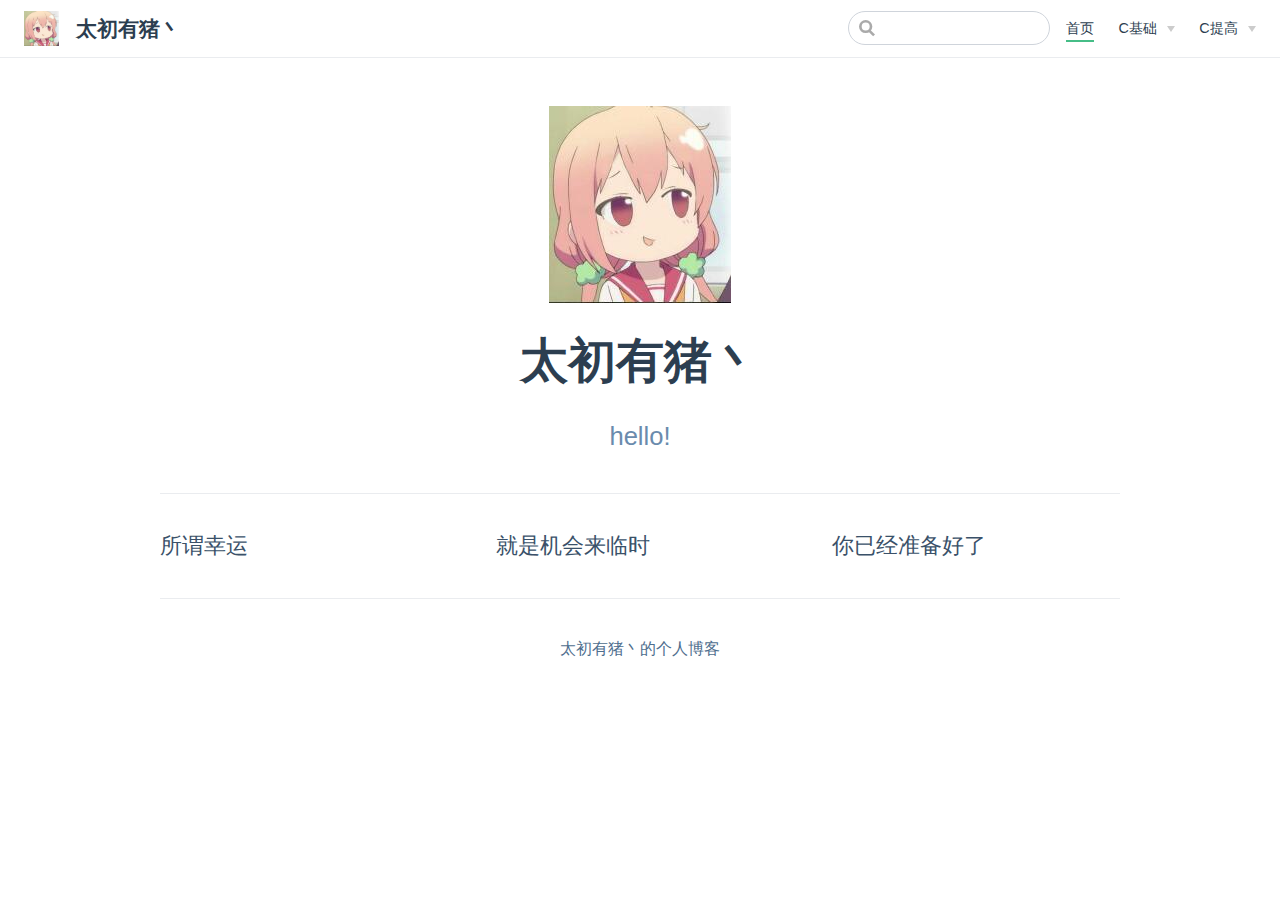
<file: index.html>
<!DOCTYPE html>
<html lang="en-US">
  <head>
    <meta charset="utf-8">
    <meta name="viewport" content="width=device-width,initial-scale=1">
    <title>太初有猪丶</title>
    <meta name="generator" content="VuePress 1.5.0">
    <link rel="icon" href="/qq1.jpg">
    <meta name="description" content="">
    <link rel="preload" href="/assets/css/0.styles.0812be81.css" as="style"><link rel="preload" href="/assets/js/app.21054e1e.js" as="script"><link rel="preload" href="/assets/js/2.331c82e1.js" as="script"><link rel="preload" href="/assets/js/9.66ea9da6.js" as="script"><link rel="prefetch" href="/assets/js/3.741d2244.js"><link rel="prefetch" href="/assets/js/4.3901bc35.js"><link rel="prefetch" href="/assets/js/5.d4b240f0.js"><link rel="prefetch" href="/assets/js/6.51a4035c.js"><link rel="prefetch" href="/assets/js/7.b0b60adb.js"><link rel="prefetch" href="/assets/js/8.ae47c6e5.js">
    <link rel="stylesheet" href="/assets/css/0.styles.0812be81.css">
  </head>
  <body>
    <div id="app" data-server-rendered="true"><div class="theme-container no-sidebar"><header class="navbar"><div class="sidebar-button"><svg xmlns="http://www.w3.org/2000/svg" aria-hidden="true" role="img" viewBox="0 0 448 512" class="icon"><path fill="currentColor" d="M436 124H12c-6.627 0-12-5.373-12-12V80c0-6.627 5.373-12 12-12h424c6.627 0 12 5.373 12 12v32c0 6.627-5.373 12-12 12zm0 160H12c-6.627 0-12-5.373-12-12v-32c0-6.627 5.373-12 12-12h424c6.627 0 12 5.373 12 12v32c0 6.627-5.373 12-12 12zm0 160H12c-6.627 0-12-5.373-12-12v-32c0-6.627 5.373-12 12-12h424c6.627 0 12 5.373 12 12v32c0 6.627-5.373 12-12 12z"></path></svg></div> <a href="/" aria-current="page" class="home-link router-link-exact-active router-link-active"><img src="/qq1.jpg" alt="太初有猪丶" class="logo"> <span class="site-name can-hide">太初有猪丶</span></a> <div class="links"><div class="search-box"><input aria-label="Search" autocomplete="off" spellcheck="false" value=""> <!----></div> <nav class="nav-links can-hide"><div class="nav-item"><a href="/" aria-current="page" class="nav-link router-link-exact-active router-link-active">
  首页
</a></div><div class="nav-item"><div class="dropdown-wrapper"><button type="button" aria-label="C基础" class="dropdown-title"><span class="title">C基础</span> <span class="arrow right"></span></button> <ul class="nav-dropdown" style="display:none;"><li class="dropdown-item"><!----> <a href="/Cbasics/Cbasics1/C基础（上）.html" class="nav-link">
  C基础（上）
</a></li><li class="dropdown-item"><!----> <a href="/Cbasics/Cbasics2/C基础（下）.html" class="nav-link">
  C基础（下）
</a></li></ul></div></div><div class="nav-item"><div class="dropdown-wrapper"><button type="button" aria-label="C提高" class="dropdown-title"><span class="title">C提高</span> <span class="arrow right"></span></button> <ul class="nav-dropdown" style="display:none;"><li class="dropdown-item"><!----> <a href="/Chigh/Chigh/C提高0615.html" class="nav-link">
  C提高
</a></li><li class="dropdown-item"><!----> <a href="/Chigh/datastructure/数据结构0615.html" class="nav-link">
  数据结构
</a></li></ul></div></div> <!----></nav></div></header> <div class="sidebar-mask"></div> <aside class="sidebar"><nav class="nav-links"><div class="nav-item"><a href="/" aria-current="page" class="nav-link router-link-exact-active router-link-active">
  首页
</a></div><div class="nav-item"><div class="dropdown-wrapper"><button type="button" aria-label="C基础" class="dropdown-title"><span class="title">C基础</span> <span class="arrow right"></span></button> <ul class="nav-dropdown" style="display:none;"><li class="dropdown-item"><!----> <a href="/Cbasics/Cbasics1/C基础（上）.html" class="nav-link">
  C基础（上）
</a></li><li class="dropdown-item"><!----> <a href="/Cbasics/Cbasics2/C基础（下）.html" class="nav-link">
  C基础（下）
</a></li></ul></div></div><div class="nav-item"><div class="dropdown-wrapper"><button type="button" aria-label="C提高" class="dropdown-title"><span class="title">C提高</span> <span class="arrow right"></span></button> <ul class="nav-dropdown" style="display:none;"><li class="dropdown-item"><!----> <a href="/Chigh/Chigh/C提高0615.html" class="nav-link">
  C提高
</a></li><li class="dropdown-item"><!----> <a href="/Chigh/datastructure/数据结构0615.html" class="nav-link">
  数据结构
</a></li></ul></div></div> <!----></nav>  <ul class="sidebar-links"><li><section class="sidebar-group depth-0"><p class="sidebar-heading open"><span>Home</span> <!----></p> <!----></section></li></ul> </aside> <main aria-labelledby="main-title" class="home"><header class="hero"><img src="/qq1.jpg" alt="hero"> <h1 id="main-title">
      太初有猪丶
    </h1> <p class="description">
      hello!
    </p> <!----></header> <div class="features"><div class="feature"><h2>所谓幸运</h2> <p></p></div><div class="feature"><h2>就是机会来临时</h2> <p></p></div><div class="feature"><h2>你已经准备好了</h2> <p></p></div></div> <div class="theme-default-content custom content__default"></div> <div class="footer">
    太初有猪丶的个人博客
  </div></main></div><div class="global-ui"></div></div>
    <script src="/assets/js/app.21054e1e.js" defer></script><script src="/assets/js/2.331c82e1.js" defer></script><script src="/assets/js/9.66ea9da6.js" defer></script>
  </body>
</html>
</file>
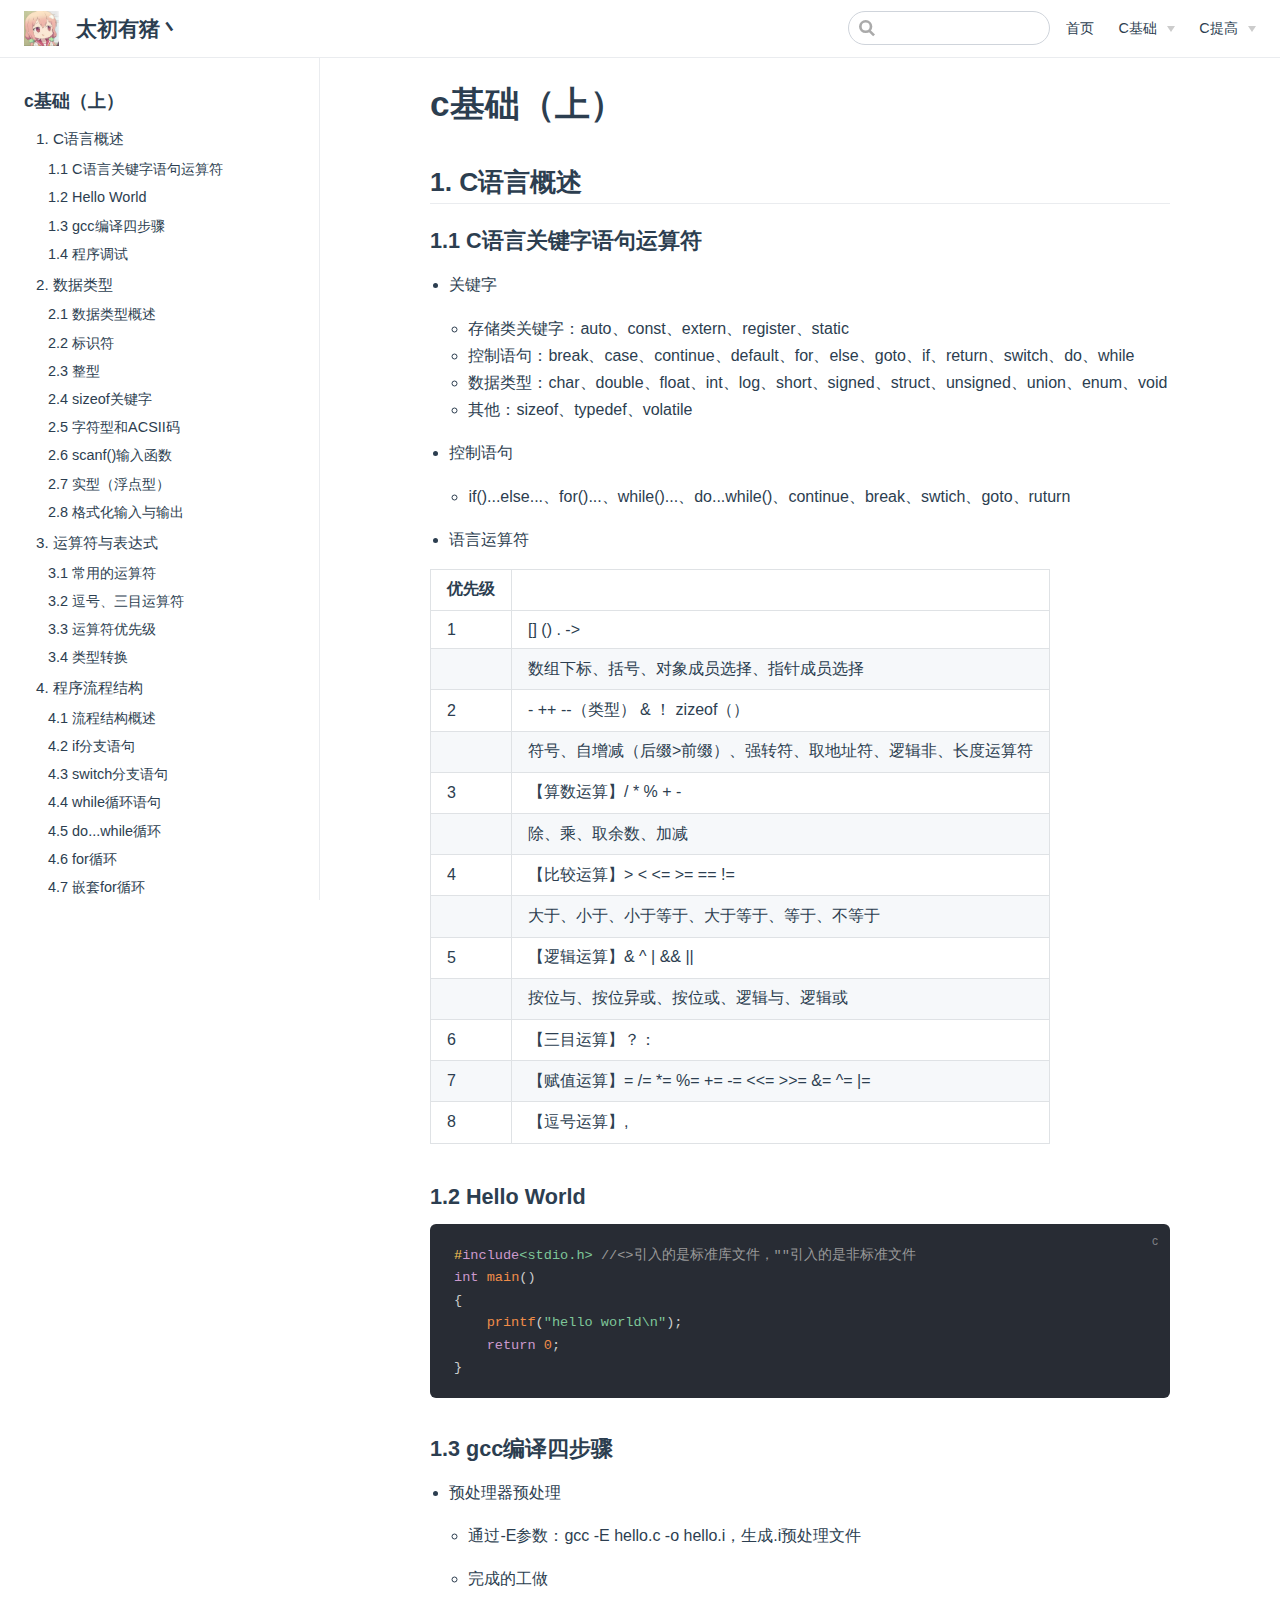
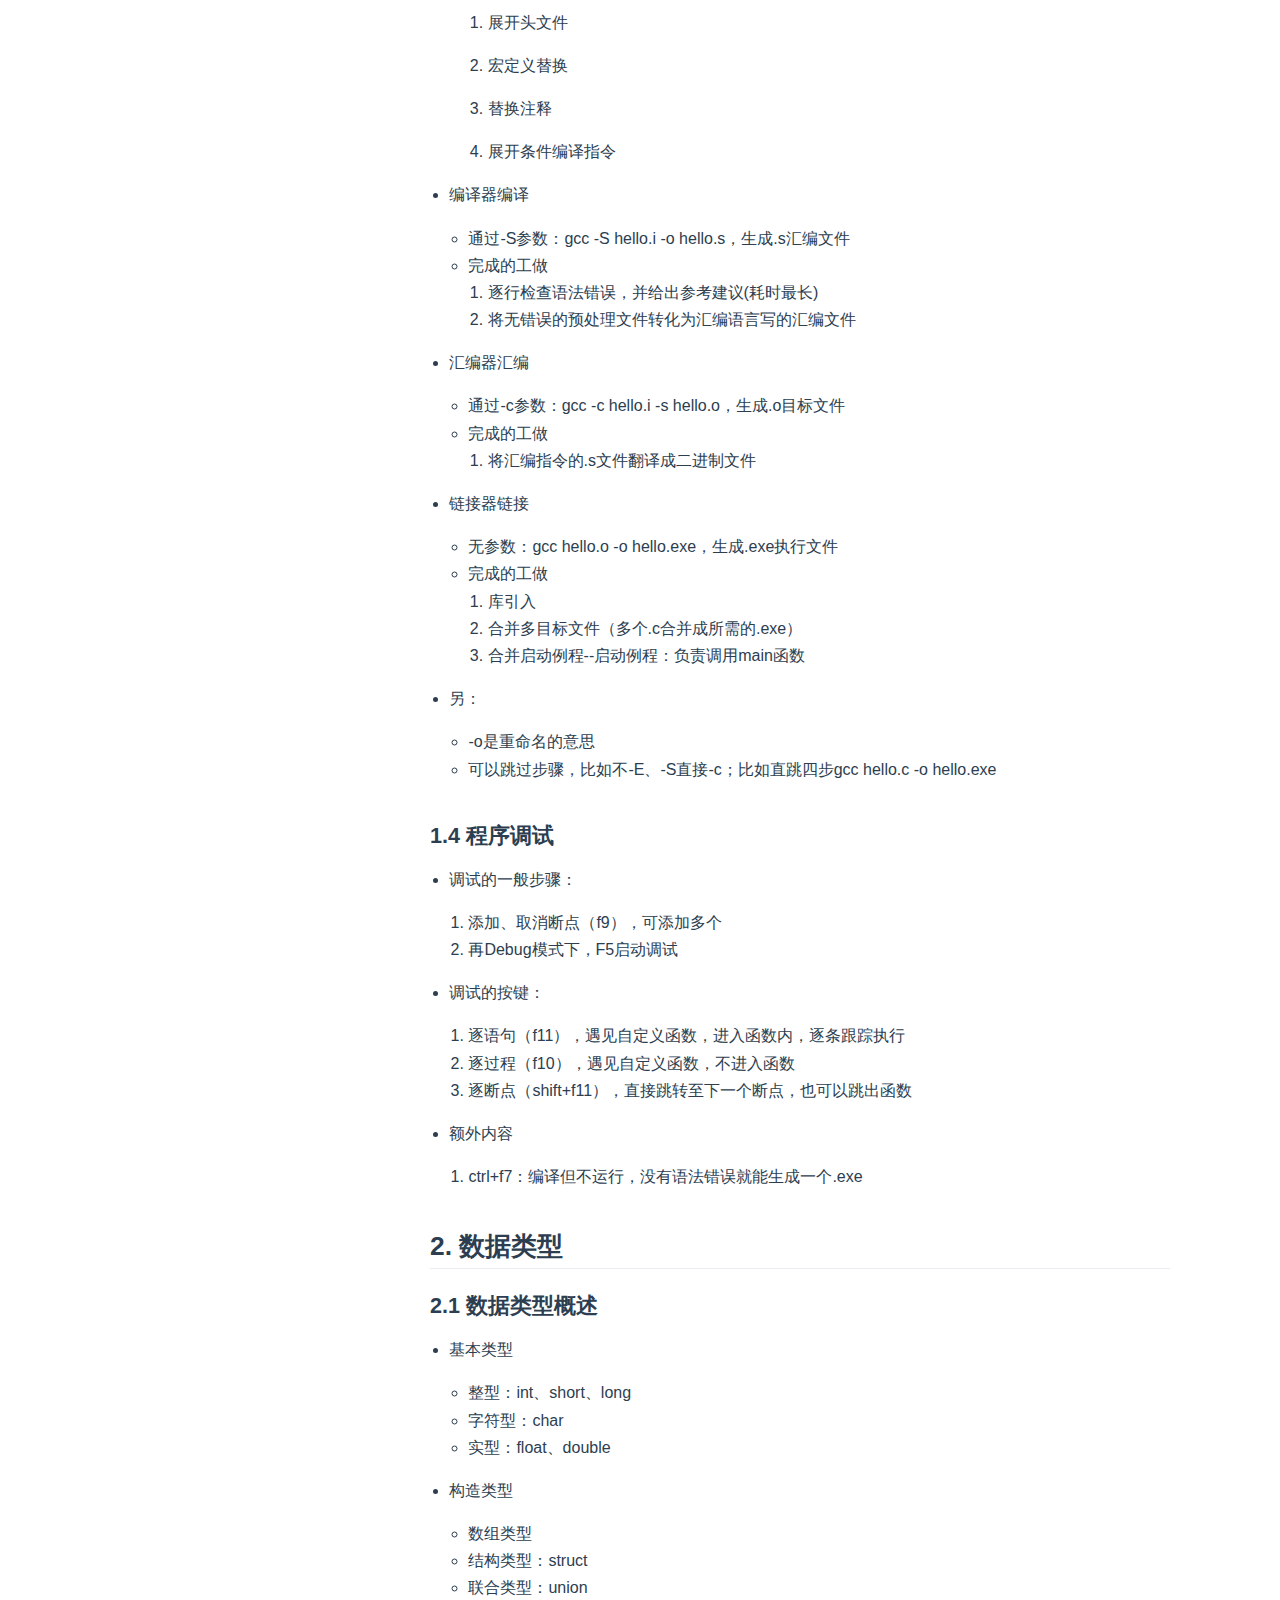
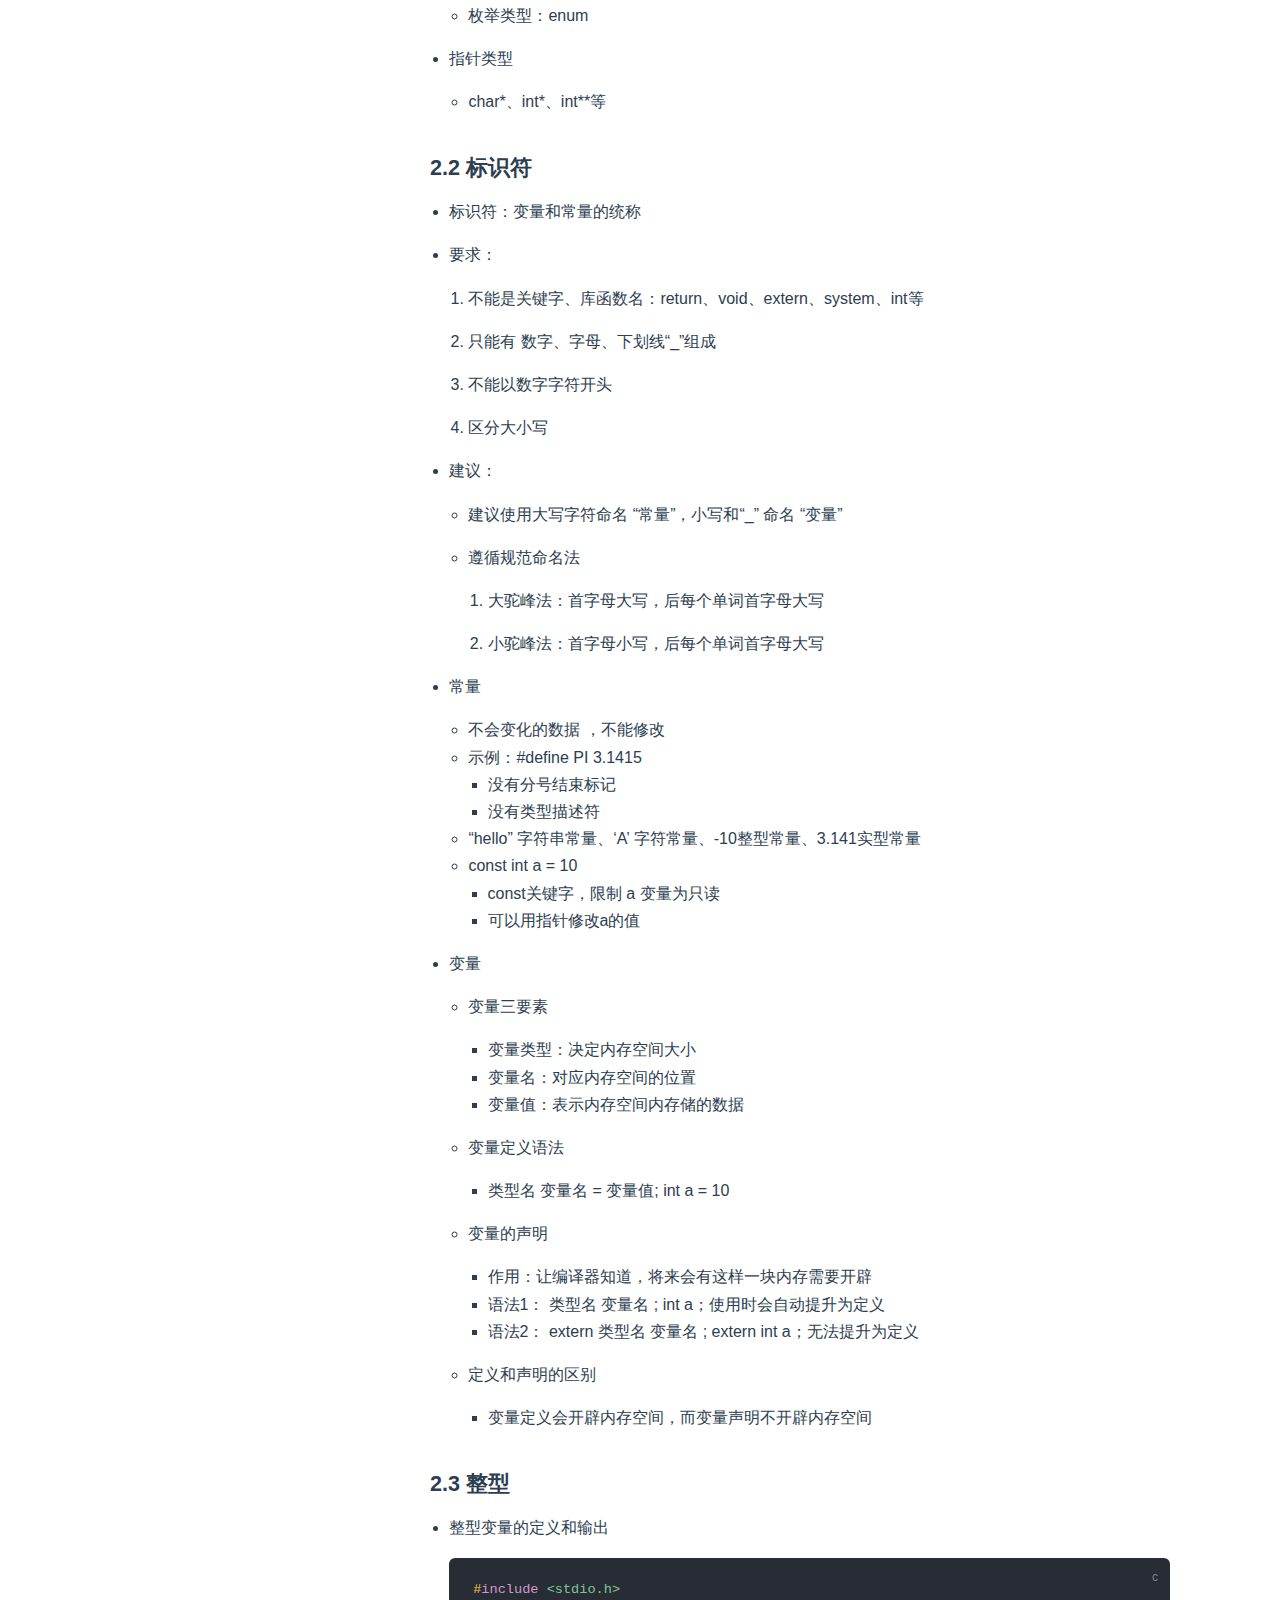
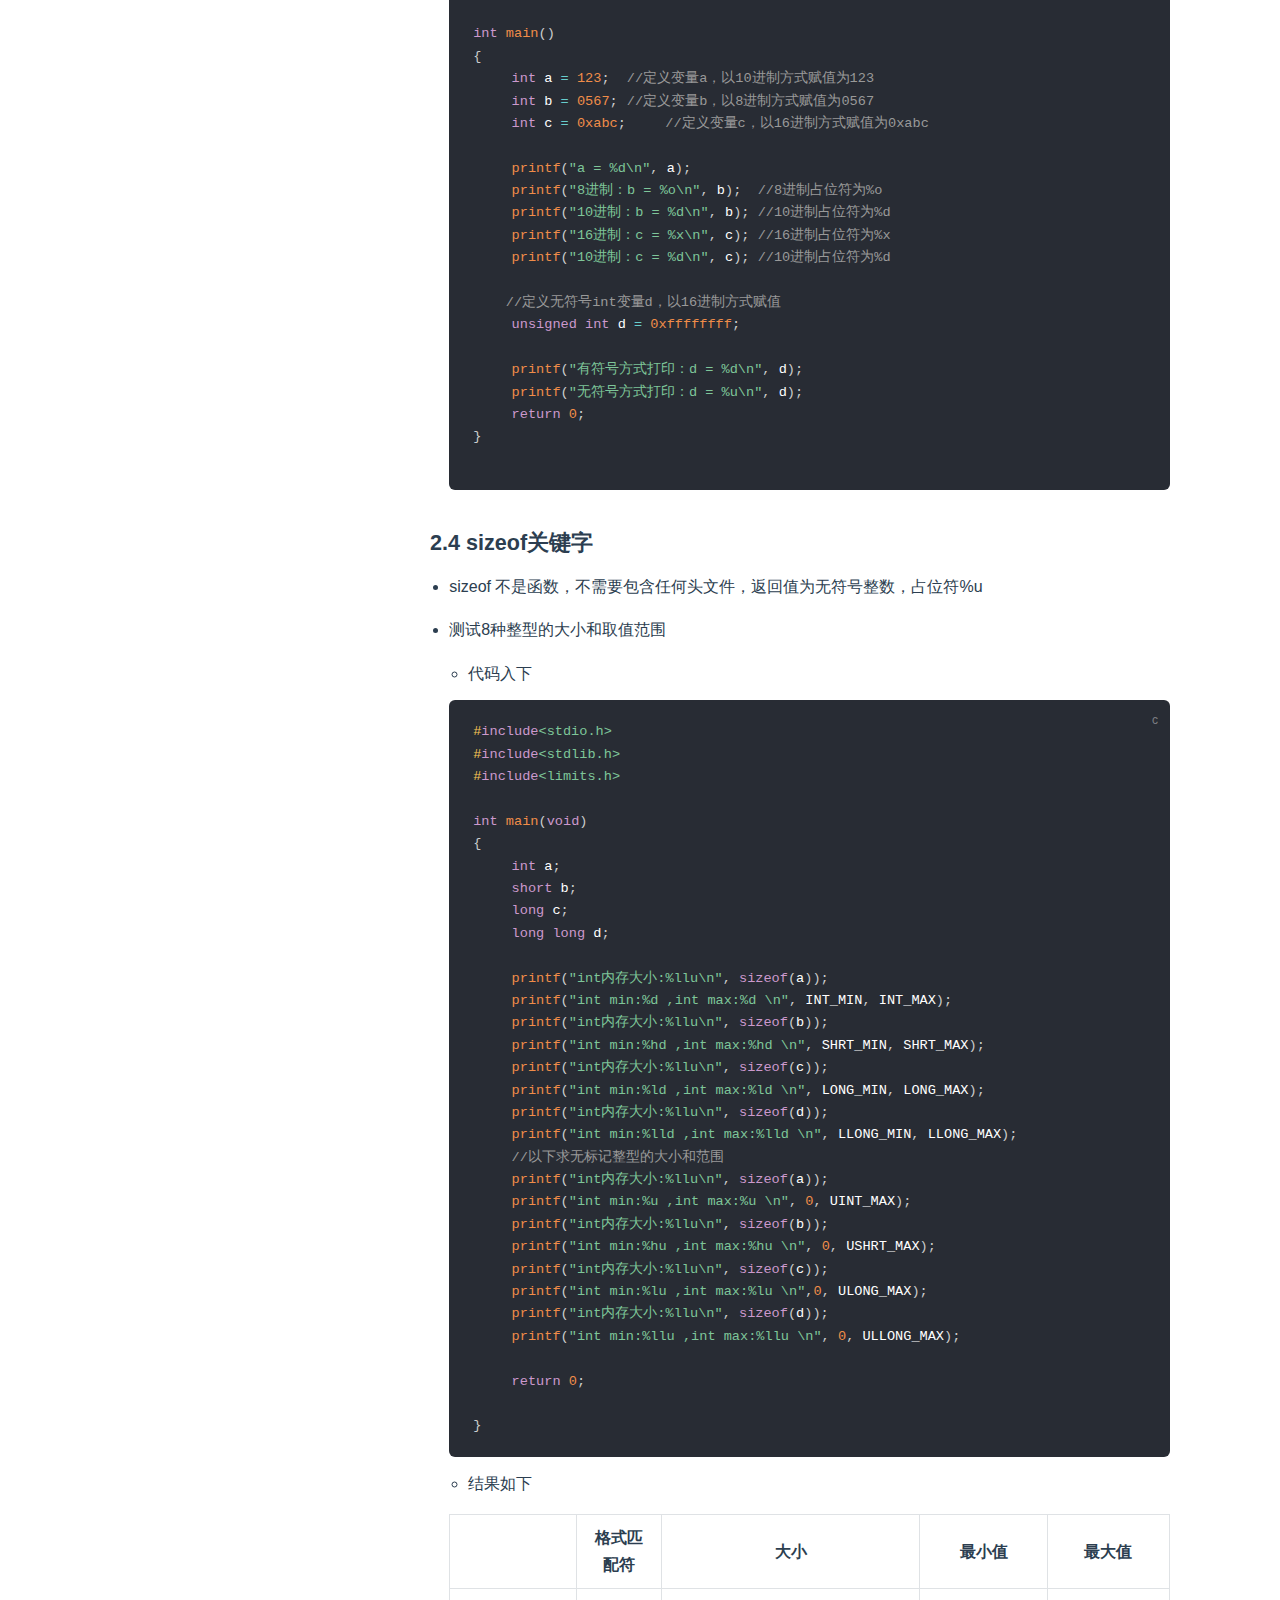
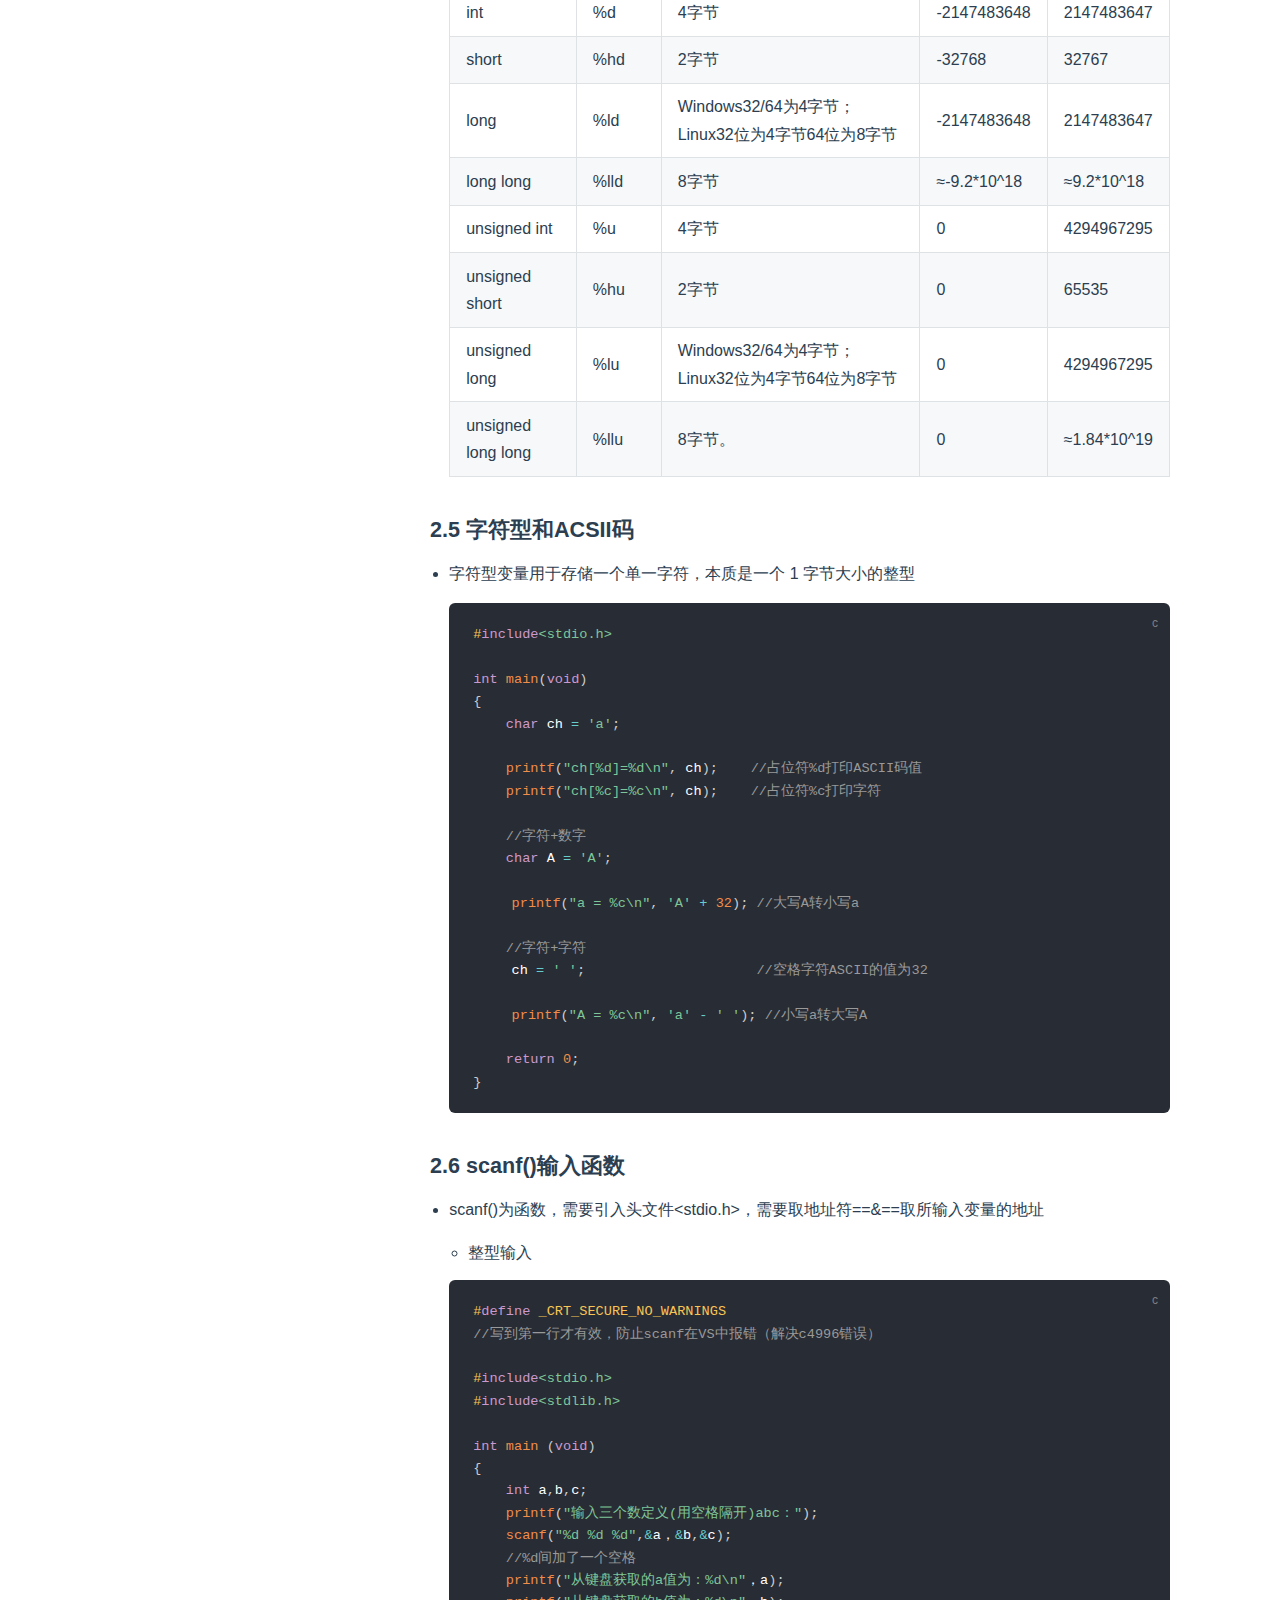
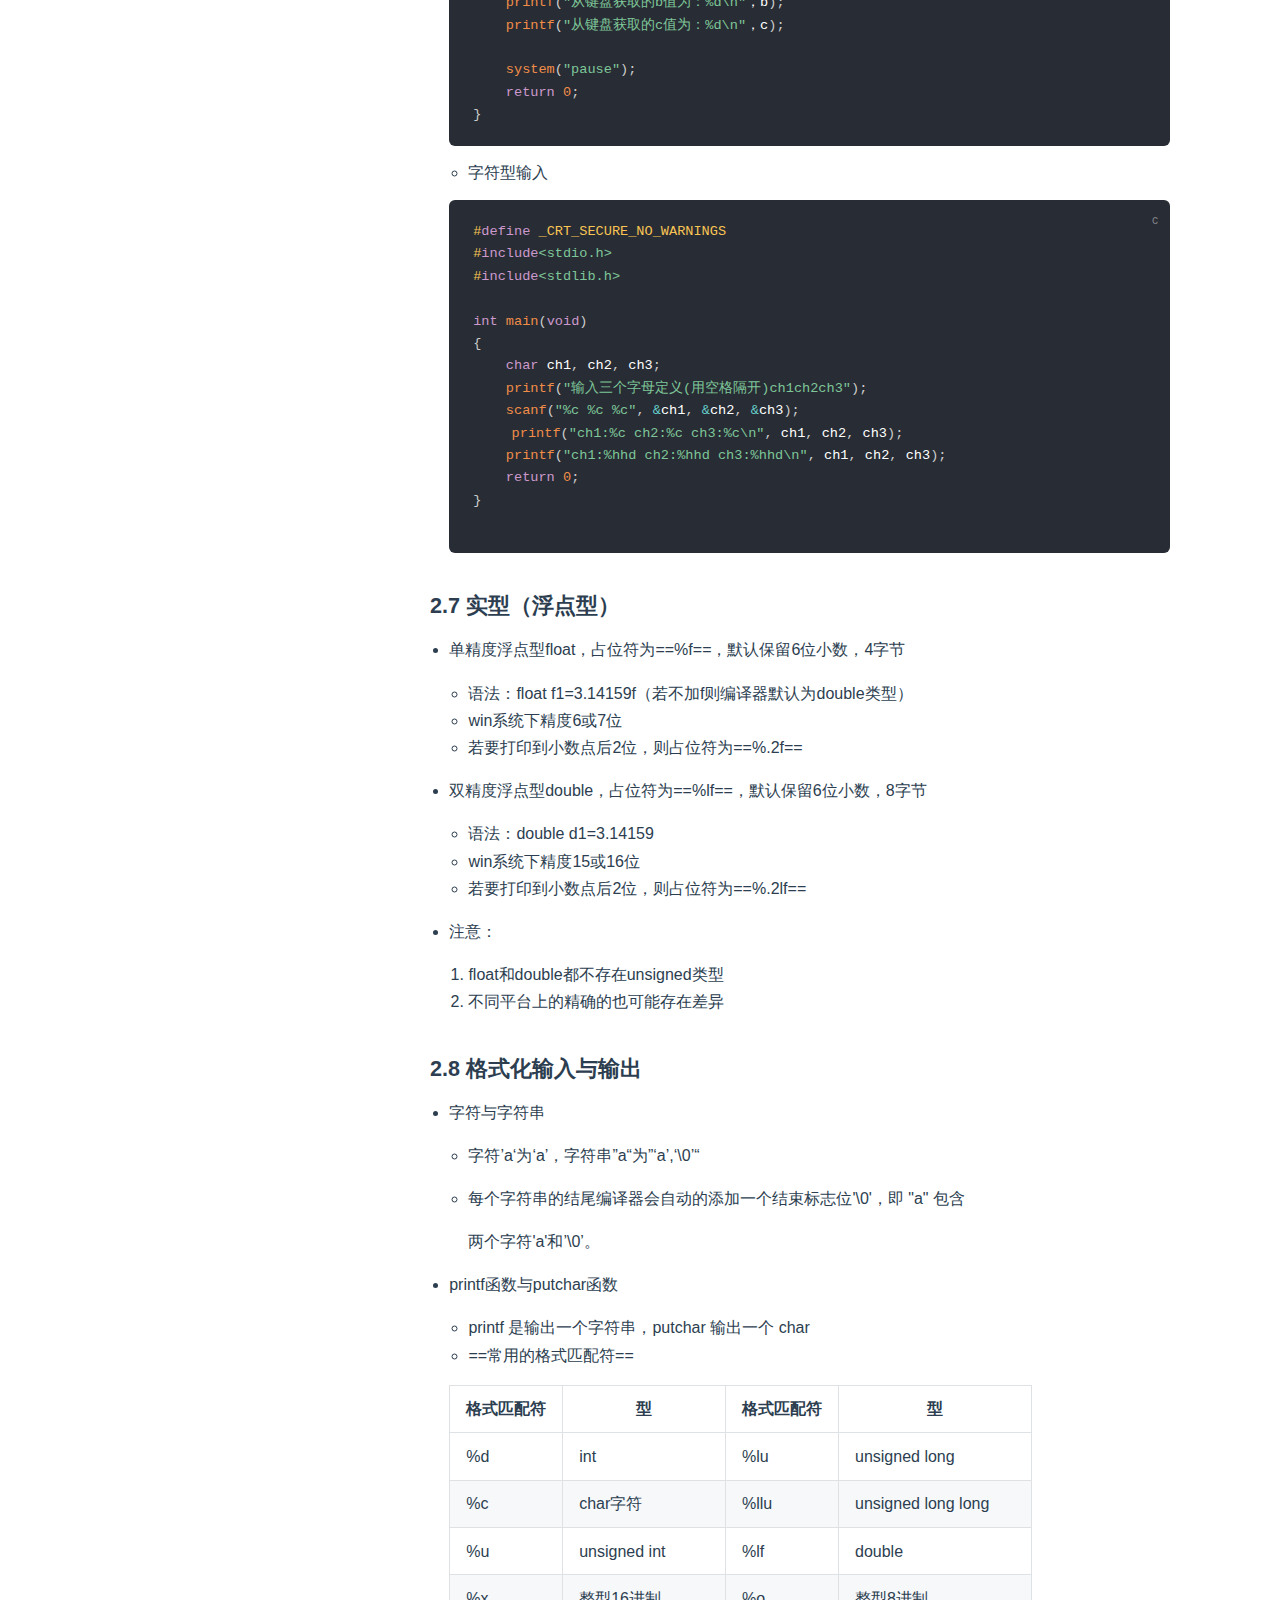
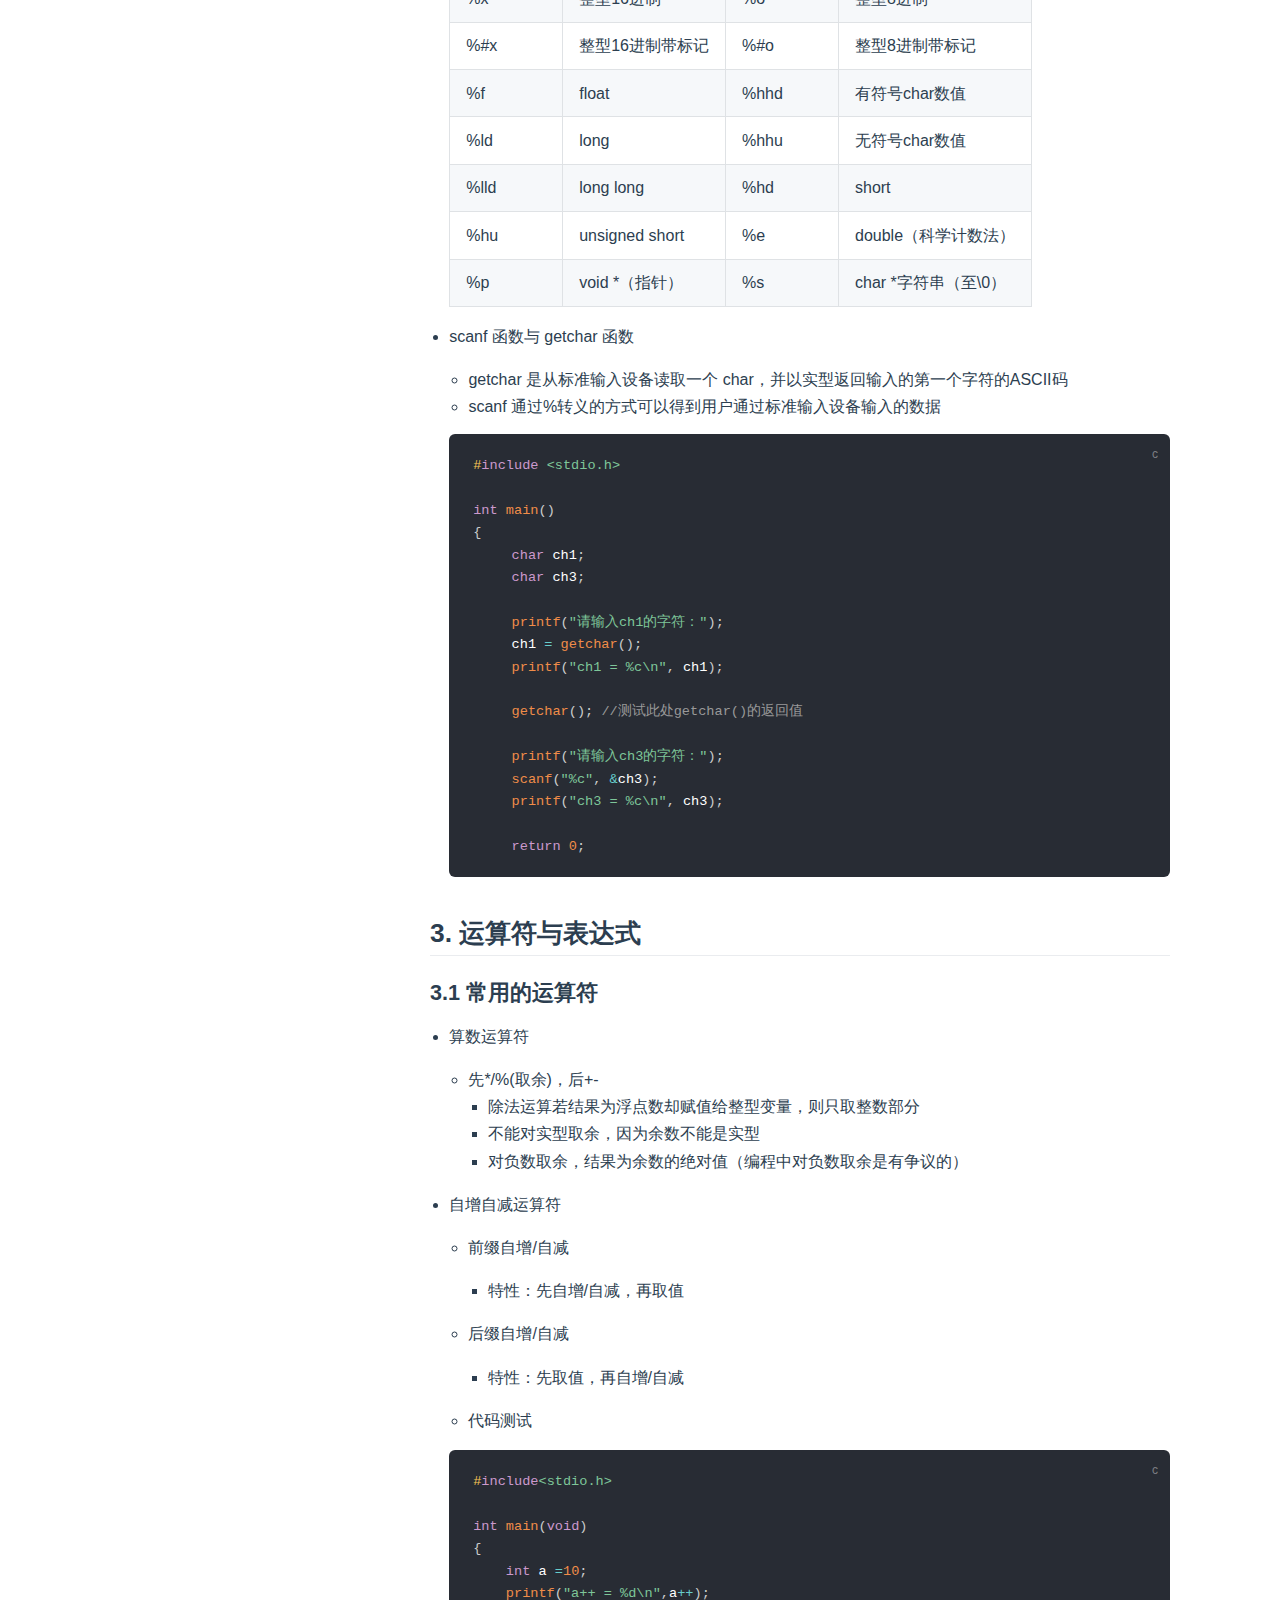
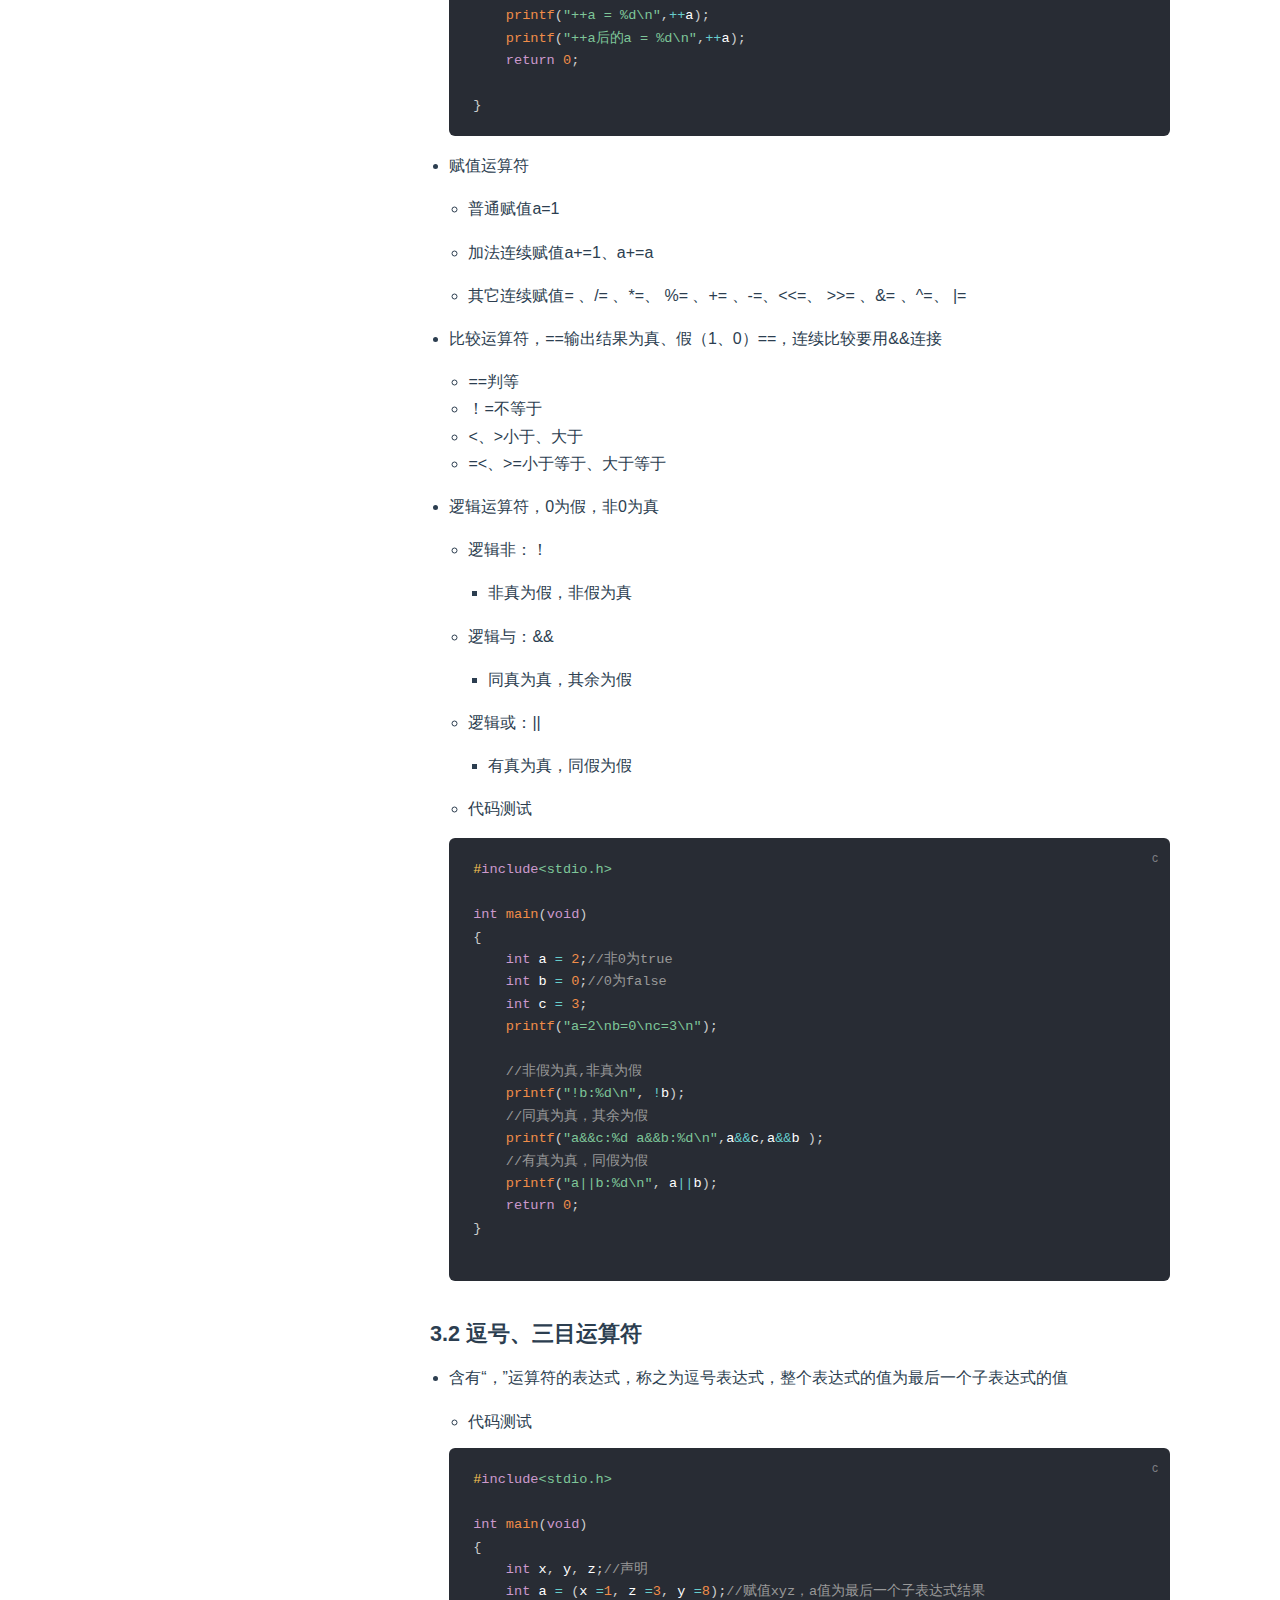
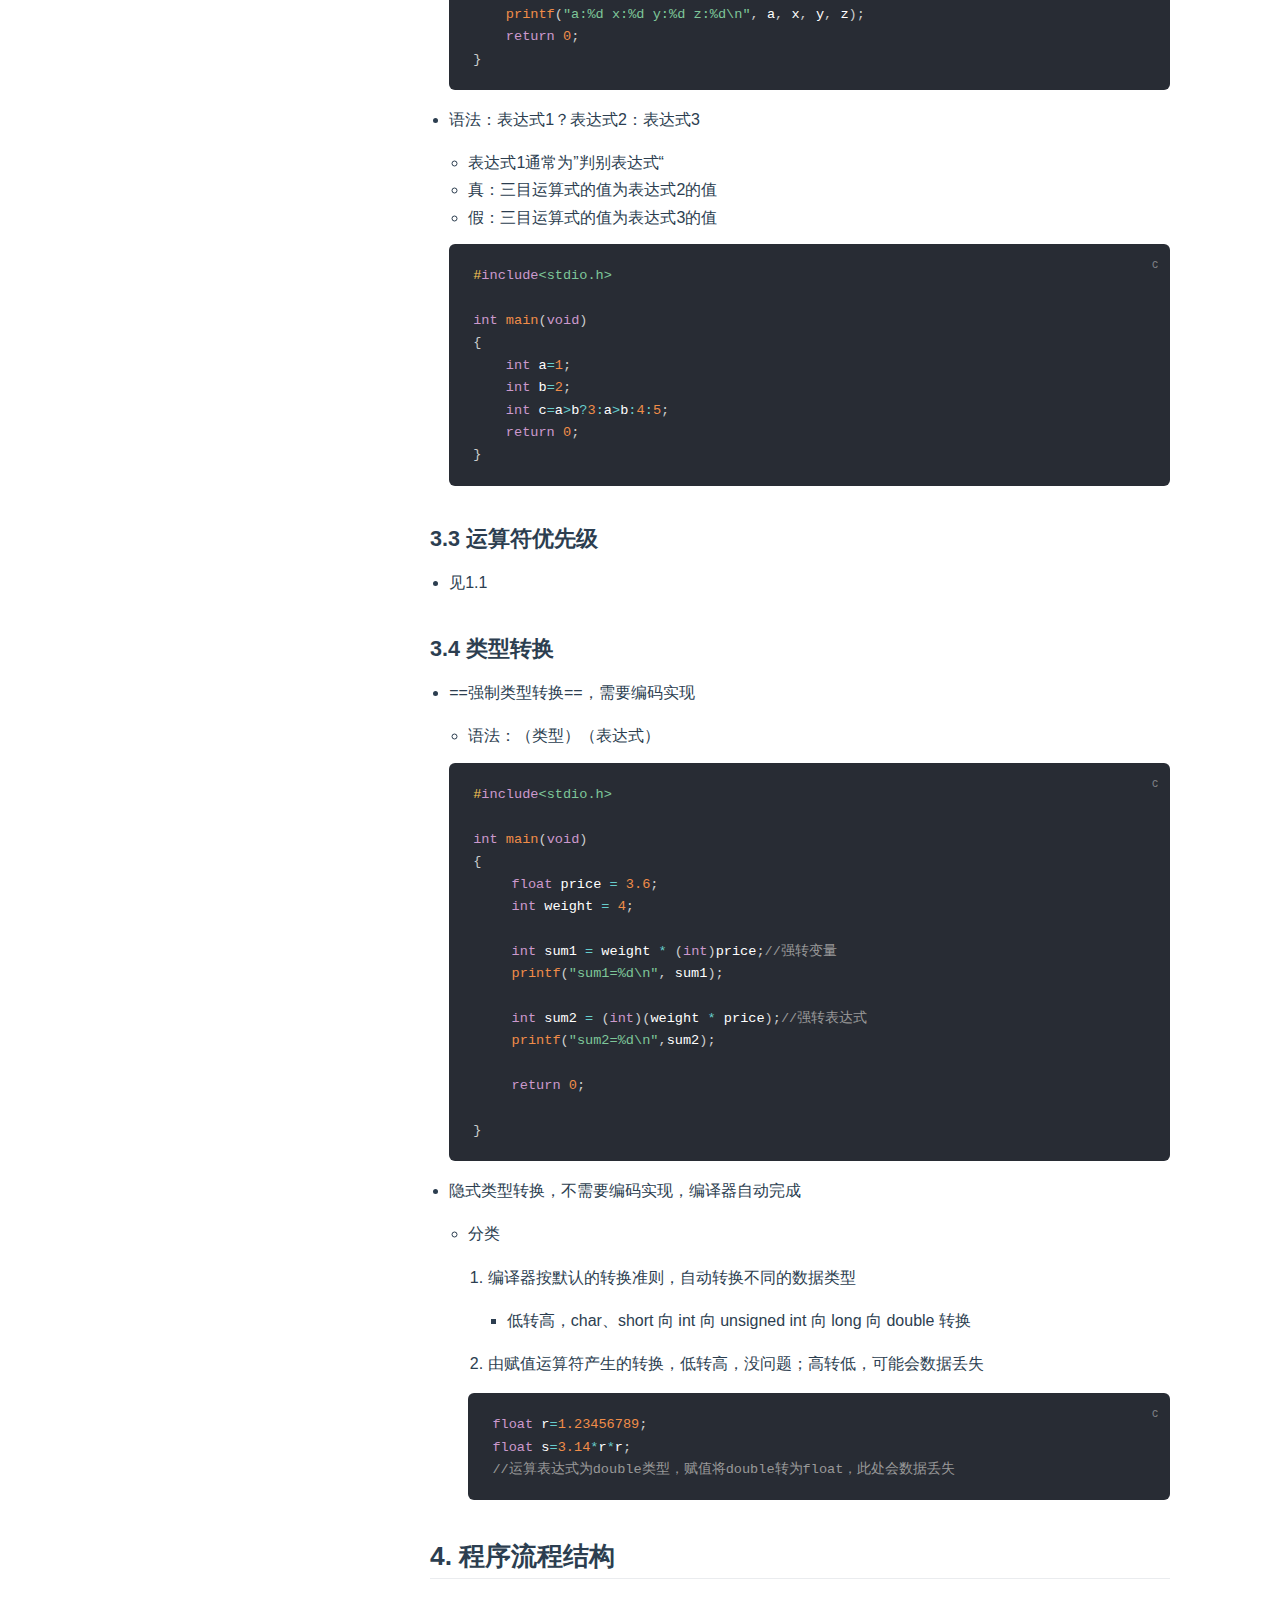
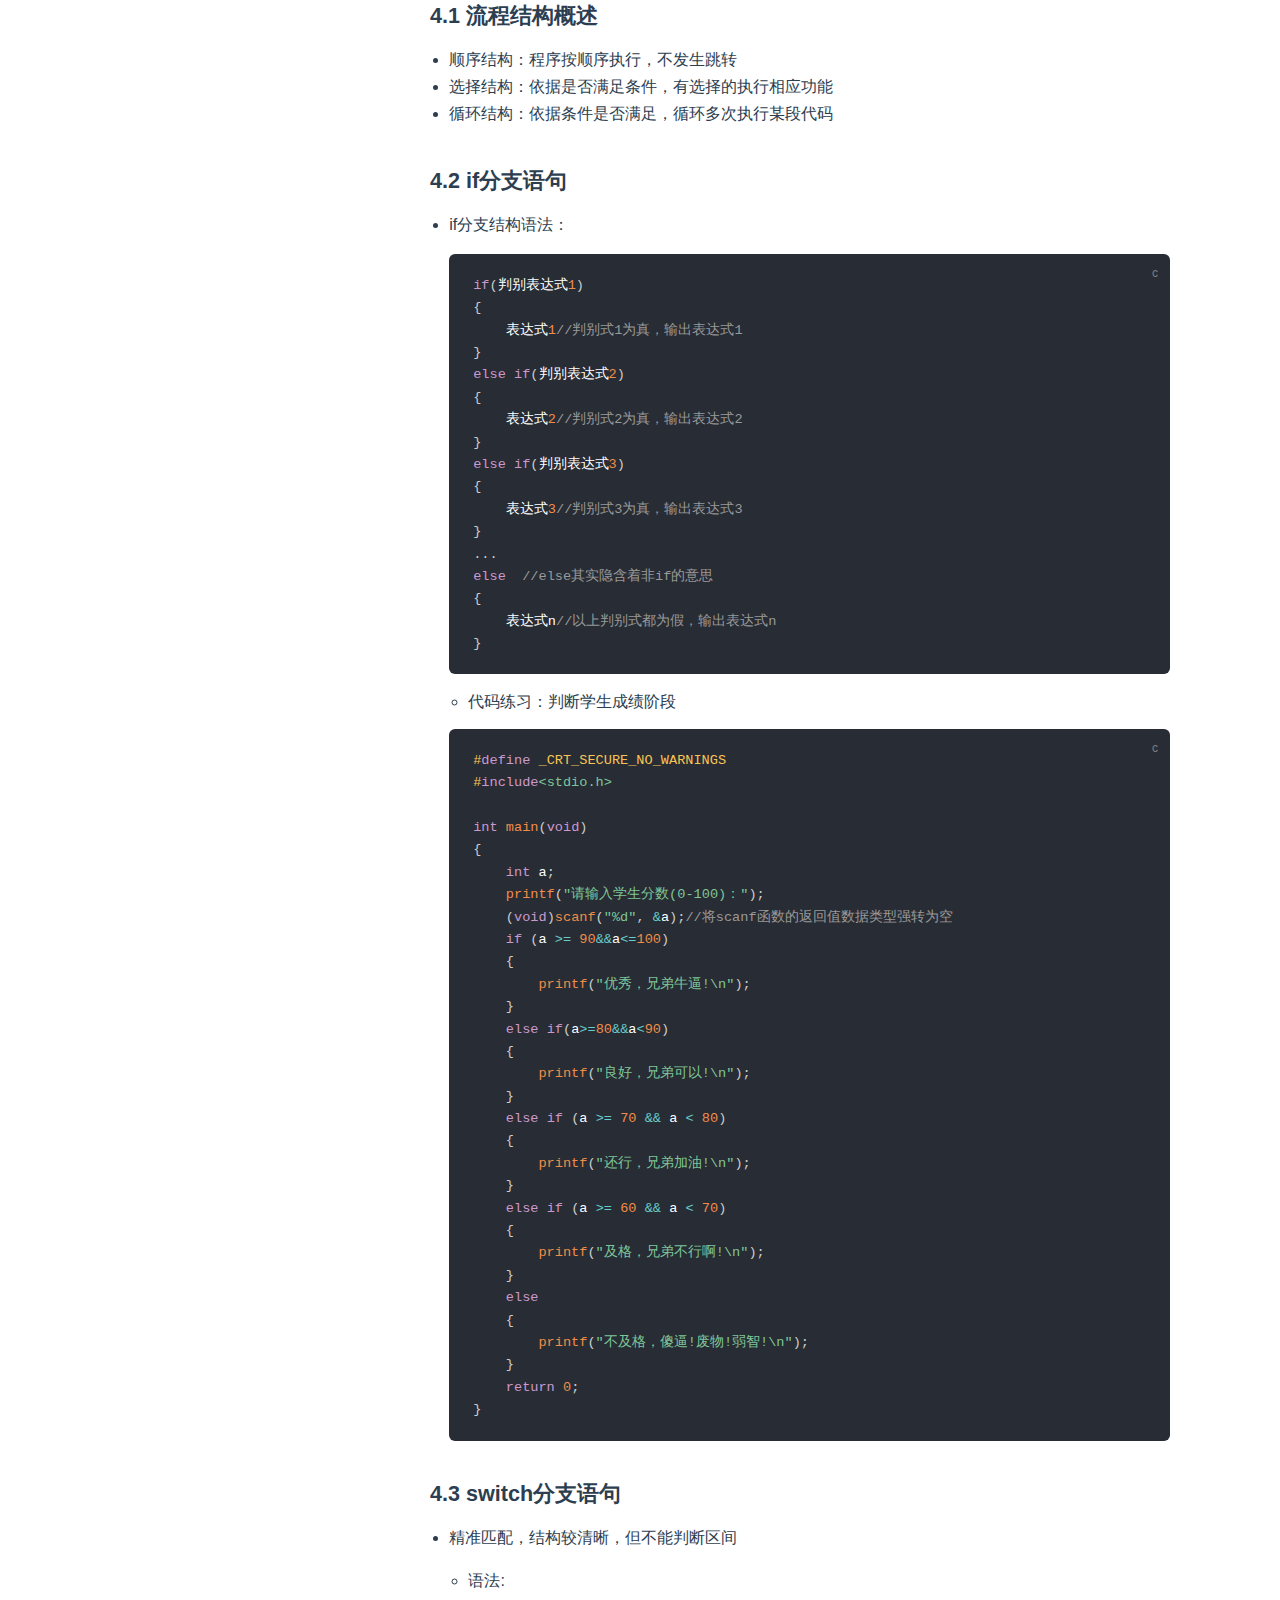
<file: Cbasics/Cbasics1/C基础（上）.html>
<!DOCTYPE html>
<html lang="en-US">
  <head>
    <meta charset="utf-8">
    <meta name="viewport" content="width=device-width,initial-scale=1">
    <title>c基础（上） | 太初有猪丶</title>
    <meta name="generator" content="VuePress 1.5.0">
    <link rel="icon" href="/qq1.jpg">
    <meta name="description" content="">
    <link rel="preload" href="/assets/css/0.styles.0812be81.css" as="style"><link rel="preload" href="/assets/js/app.21054e1e.js" as="script"><link rel="preload" href="/assets/js/2.331c82e1.js" as="script"><link rel="preload" href="/assets/js/5.d4b240f0.js" as="script"><link rel="prefetch" href="/assets/js/3.741d2244.js"><link rel="prefetch" href="/assets/js/4.3901bc35.js"><link rel="prefetch" href="/assets/js/6.51a4035c.js"><link rel="prefetch" href="/assets/js/7.b0b60adb.js"><link rel="prefetch" href="/assets/js/8.ae47c6e5.js"><link rel="prefetch" href="/assets/js/9.66ea9da6.js">
    <link rel="stylesheet" href="/assets/css/0.styles.0812be81.css">
  </head>
  <body>
    <div id="app" data-server-rendered="true"><div class="theme-container"><header class="navbar"><div class="sidebar-button"><svg xmlns="http://www.w3.org/2000/svg" aria-hidden="true" role="img" viewBox="0 0 448 512" class="icon"><path fill="currentColor" d="M436 124H12c-6.627 0-12-5.373-12-12V80c0-6.627 5.373-12 12-12h424c6.627 0 12 5.373 12 12v32c0 6.627-5.373 12-12 12zm0 160H12c-6.627 0-12-5.373-12-12v-32c0-6.627 5.373-12 12-12h424c6.627 0 12 5.373 12 12v32c0 6.627-5.373 12-12 12zm0 160H12c-6.627 0-12-5.373-12-12v-32c0-6.627 5.373-12 12-12h424c6.627 0 12 5.373 12 12v32c0 6.627-5.373 12-12 12z"></path></svg></div> <a href="/" class="home-link router-link-active"><img src="/qq1.jpg" alt="太初有猪丶" class="logo"> <span class="site-name can-hide">太初有猪丶</span></a> <div class="links"><div class="search-box"><input aria-label="Search" autocomplete="off" spellcheck="false" value=""> <!----></div> <nav class="nav-links can-hide"><div class="nav-item"><a href="/" class="nav-link">
  首页
</a></div><div class="nav-item"><div class="dropdown-wrapper"><button type="button" aria-label="C基础" class="dropdown-title"><span class="title">C基础</span> <span class="arrow right"></span></button> <ul class="nav-dropdown" style="display:none;"><li class="dropdown-item"><!----> <a href="/Cbasics/Cbasics1/C基础（上）.html" class="nav-link">
  C基础（上）
</a></li><li class="dropdown-item"><!----> <a href="/Cbasics/Cbasics2/C基础（下）.html" class="nav-link">
  C基础（下）
</a></li></ul></div></div><div class="nav-item"><div class="dropdown-wrapper"><button type="button" aria-label="C提高" class="dropdown-title"><span class="title">C提高</span> <span class="arrow right"></span></button> <ul class="nav-dropdown" style="display:none;"><li class="dropdown-item"><!----> <a href="/Chigh/Chigh/C提高0615.html" class="nav-link">
  C提高
</a></li><li class="dropdown-item"><!----> <a href="/Chigh/datastructure/数据结构0615.html" class="nav-link">
  数据结构
</a></li></ul></div></div> <!----></nav></div></header> <div class="sidebar-mask"></div> <aside class="sidebar"><nav class="nav-links"><div class="nav-item"><a href="/" class="nav-link">
  首页
</a></div><div class="nav-item"><div class="dropdown-wrapper"><button type="button" aria-label="C基础" class="dropdown-title"><span class="title">C基础</span> <span class="arrow right"></span></button> <ul class="nav-dropdown" style="display:none;"><li class="dropdown-item"><!----> <a href="/Cbasics/Cbasics1/C基础（上）.html" class="nav-link">
  C基础（上）
</a></li><li class="dropdown-item"><!----> <a href="/Cbasics/Cbasics2/C基础（下）.html" class="nav-link">
  C基础（下）
</a></li></ul></div></div><div class="nav-item"><div class="dropdown-wrapper"><button type="button" aria-label="C提高" class="dropdown-title"><span class="title">C提高</span> <span class="arrow right"></span></button> <ul class="nav-dropdown" style="display:none;"><li class="dropdown-item"><!----> <a href="/Chigh/Chigh/C提高0615.html" class="nav-link">
  C提高
</a></li><li class="dropdown-item"><!----> <a href="/Chigh/datastructure/数据结构0615.html" class="nav-link">
  数据结构
</a></li></ul></div></div> <!----></nav>  <ul class="sidebar-links"><li><section class="sidebar-group depth-0"><p class="sidebar-heading open"><span>c基础（上）</span> <!----></p> <ul class="sidebar-links sidebar-group-items"><li><a href="/Cbasics/Cbasics1/C%E5%9F%BA%E7%A1%80%EF%BC%88%E4%B8%8A%EF%BC%89.html#_1-c语言概述" class="sidebar-link">1. C语言概述</a><ul class="sidebar-sub-headers"><li class="sidebar-sub-header"><a href="/Cbasics/Cbasics1/C%E5%9F%BA%E7%A1%80%EF%BC%88%E4%B8%8A%EF%BC%89.html#_1-1-c语言关键字语句运算符" class="sidebar-link">1.1 C语言关键字语句运算符</a></li><li class="sidebar-sub-header"><a href="/Cbasics/Cbasics1/C%E5%9F%BA%E7%A1%80%EF%BC%88%E4%B8%8A%EF%BC%89.html#_1-2-hello-world" class="sidebar-link">1.2 Hello World</a></li><li class="sidebar-sub-header"><a href="/Cbasics/Cbasics1/C%E5%9F%BA%E7%A1%80%EF%BC%88%E4%B8%8A%EF%BC%89.html#_1-3-gcc编译四步骤" class="sidebar-link">1.3 gcc编译四步骤</a></li><li class="sidebar-sub-header"><a href="/Cbasics/Cbasics1/C%E5%9F%BA%E7%A1%80%EF%BC%88%E4%B8%8A%EF%BC%89.html#_1-4-程序调试" class="sidebar-link">1.4 程序调试</a></li></ul></li><li><a href="/Cbasics/Cbasics1/C%E5%9F%BA%E7%A1%80%EF%BC%88%E4%B8%8A%EF%BC%89.html#_2-数据类型" class="sidebar-link">2. 数据类型</a><ul class="sidebar-sub-headers"><li class="sidebar-sub-header"><a href="/Cbasics/Cbasics1/C%E5%9F%BA%E7%A1%80%EF%BC%88%E4%B8%8A%EF%BC%89.html#_2-1-数据类型概述" class="sidebar-link">2.1 数据类型概述</a></li><li class="sidebar-sub-header"><a href="/Cbasics/Cbasics1/C%E5%9F%BA%E7%A1%80%EF%BC%88%E4%B8%8A%EF%BC%89.html#_2-2-标识符" class="sidebar-link">2.2 标识符</a></li><li class="sidebar-sub-header"><a href="/Cbasics/Cbasics1/C%E5%9F%BA%E7%A1%80%EF%BC%88%E4%B8%8A%EF%BC%89.html#_2-3-整型" class="sidebar-link">2.3 整型</a></li><li class="sidebar-sub-header"><a href="/Cbasics/Cbasics1/C%E5%9F%BA%E7%A1%80%EF%BC%88%E4%B8%8A%EF%BC%89.html#_2-4-sizeof关键字" class="sidebar-link">2.4 sizeof关键字</a></li><li class="sidebar-sub-header"><a href="/Cbasics/Cbasics1/C%E5%9F%BA%E7%A1%80%EF%BC%88%E4%B8%8A%EF%BC%89.html#_2-5-字符型和acsii码" class="sidebar-link">2.5 字符型和ACSII码</a></li><li class="sidebar-sub-header"><a href="/Cbasics/Cbasics1/C%E5%9F%BA%E7%A1%80%EF%BC%88%E4%B8%8A%EF%BC%89.html#_2-6-scanf-输入函数" class="sidebar-link">2.6 scanf()输入函数</a></li><li class="sidebar-sub-header"><a href="/Cbasics/Cbasics1/C%E5%9F%BA%E7%A1%80%EF%BC%88%E4%B8%8A%EF%BC%89.html#_2-7-实型（浮点型）" class="sidebar-link">2.7 实型（浮点型）</a></li><li class="sidebar-sub-header"><a href="/Cbasics/Cbasics1/C%E5%9F%BA%E7%A1%80%EF%BC%88%E4%B8%8A%EF%BC%89.html#_2-8-格式化输入与输出" class="sidebar-link">2.8 格式化输入与输出</a></li></ul></li><li><a href="/Cbasics/Cbasics1/C%E5%9F%BA%E7%A1%80%EF%BC%88%E4%B8%8A%EF%BC%89.html#_3-运算符与表达式" class="sidebar-link">3. 运算符与表达式</a><ul class="sidebar-sub-headers"><li class="sidebar-sub-header"><a href="/Cbasics/Cbasics1/C%E5%9F%BA%E7%A1%80%EF%BC%88%E4%B8%8A%EF%BC%89.html#_3-1-常用的运算符" class="sidebar-link">3.1 常用的运算符</a></li><li class="sidebar-sub-header"><a href="/Cbasics/Cbasics1/C%E5%9F%BA%E7%A1%80%EF%BC%88%E4%B8%8A%EF%BC%89.html#_3-2-逗号、三目运算符" class="sidebar-link">3.2 逗号、三目运算符</a></li><li class="sidebar-sub-header"><a href="/Cbasics/Cbasics1/C%E5%9F%BA%E7%A1%80%EF%BC%88%E4%B8%8A%EF%BC%89.html#_3-3-运算符优先级" class="sidebar-link">3.3 运算符优先级</a></li><li class="sidebar-sub-header"><a href="/Cbasics/Cbasics1/C%E5%9F%BA%E7%A1%80%EF%BC%88%E4%B8%8A%EF%BC%89.html#_3-4-类型转换" class="sidebar-link">3.4 类型转换</a></li></ul></li><li><a href="/Cbasics/Cbasics1/C%E5%9F%BA%E7%A1%80%EF%BC%88%E4%B8%8A%EF%BC%89.html#_4-程序流程结构" class="sidebar-link">4. 程序流程结构</a><ul class="sidebar-sub-headers"><li class="sidebar-sub-header"><a href="/Cbasics/Cbasics1/C%E5%9F%BA%E7%A1%80%EF%BC%88%E4%B8%8A%EF%BC%89.html#_4-1-流程结构概述" class="sidebar-link">4.1 流程结构概述</a></li><li class="sidebar-sub-header"><a href="/Cbasics/Cbasics1/C%E5%9F%BA%E7%A1%80%EF%BC%88%E4%B8%8A%EF%BC%89.html#_4-2-if分支语句" class="sidebar-link">4.2 if分支语句</a></li><li class="sidebar-sub-header"><a href="/Cbasics/Cbasics1/C%E5%9F%BA%E7%A1%80%EF%BC%88%E4%B8%8A%EF%BC%89.html#_4-3-switch分支语句" class="sidebar-link">4.3 switch分支语句</a></li><li class="sidebar-sub-header"><a href="/Cbasics/Cbasics1/C%E5%9F%BA%E7%A1%80%EF%BC%88%E4%B8%8A%EF%BC%89.html#_4-4-while循环语句" class="sidebar-link">4.4 while循环语句</a></li><li class="sidebar-sub-header"><a href="/Cbasics/Cbasics1/C%E5%9F%BA%E7%A1%80%EF%BC%88%E4%B8%8A%EF%BC%89.html#_4-5-do-while循环" class="sidebar-link">4.5 do...while循环</a></li><li class="sidebar-sub-header"><a href="/Cbasics/Cbasics1/C%E5%9F%BA%E7%A1%80%EF%BC%88%E4%B8%8A%EF%BC%89.html#_4-6-for循环" class="sidebar-link">4.6 for循环</a></li><li class="sidebar-sub-header"><a href="/Cbasics/Cbasics1/C%E5%9F%BA%E7%A1%80%EF%BC%88%E4%B8%8A%EF%BC%89.html#_4-7-嵌套for循环" class="sidebar-link">4.7 嵌套for循环</a></li><li class="sidebar-sub-header"><a href="/Cbasics/Cbasics1/C%E5%9F%BA%E7%A1%80%EF%BC%88%E4%B8%8A%EF%BC%89.html#_4-8-跳转语句" class="sidebar-link">4.8 跳转语句</a></li></ul></li><li><a href="/Cbasics/Cbasics1/C%E5%9F%BA%E7%A1%80%EF%BC%88%E4%B8%8A%EF%BC%89.html#_5-数组和字符串" class="sidebar-link">5. 数组和字符串</a><ul class="sidebar-sub-headers"><li class="sidebar-sub-header"><a href="/Cbasics/Cbasics1/C%E5%9F%BA%E7%A1%80%EF%BC%88%E4%B8%8A%EF%BC%89.html#_5-1-数组" class="sidebar-link">5.1 数组</a></li><li class="sidebar-sub-header"><a href="/Cbasics/Cbasics1/C%E5%9F%BA%E7%A1%80%EF%BC%88%E4%B8%8A%EF%BC%89.html#_5-2-数组操作练习" class="sidebar-link">5.2 数组操作练习</a></li><li class="sidebar-sub-header"><a href="/Cbasics/Cbasics1/C%E5%9F%BA%E7%A1%80%EF%BC%88%E4%B8%8A%EF%BC%89.html#_5-3-冒泡排序" class="sidebar-link">5.3 冒泡排序</a></li><li class="sidebar-sub-header"><a href="/Cbasics/Cbasics1/C%E5%9F%BA%E7%A1%80%EF%BC%88%E4%B8%8A%EF%BC%89.html#_5-4-二维数组" class="sidebar-link">5.4 二维数组</a></li><li class="sidebar-sub-header"><a href="/Cbasics/Cbasics1/C%E5%9F%BA%E7%A1%80%EF%BC%88%E4%B8%8A%EF%BC%89.html#_5-5-字符串" class="sidebar-link">5.5 字符串</a></li><li class="sidebar-sub-header"><a href="/Cbasics/Cbasics1/C%E5%9F%BA%E7%A1%80%EF%BC%88%E4%B8%8A%EF%BC%89.html#_5-6-字符串基本操作" class="sidebar-link">5.6 字符串基本操作</a></li><li class="sidebar-sub-header"><a href="/Cbasics/Cbasics1/C%E5%9F%BA%E7%A1%80%EF%BC%88%E4%B8%8A%EF%BC%89.html#_5-7-字符串的常用处理函数" class="sidebar-link">5.7 字符串的常用处理函数</a></li><li class="sidebar-sub-header"><a href="/Cbasics/Cbasics1/C%E5%9F%BA%E7%A1%80%EF%BC%88%E4%B8%8A%EF%BC%89.html#_5-8-字符串转换" class="sidebar-link">5.8 字符串转换</a></li></ul></li></ul></section></li></ul> </aside> <main class="page"> <div class="theme-default-content content__default"><h1 id="c基础（上）"><a href="#c基础（上）" class="header-anchor">#</a> c基础（上）</h1> <h2 id="_1-c语言概述"><a href="#_1-c语言概述" class="header-anchor">#</a> 1. C语言概述</h2> <h3 id="_1-1-c语言关键字语句运算符"><a href="#_1-1-c语言关键字语句运算符" class="header-anchor">#</a> 1.1 C语言关键字语句运算符</h3> <ul><li><p>关键字</p> <ul><li>存储类关键字：auto、const、extern、register、static</li> <li>控制语句：break、case、continue、default、for、else、goto、if、return、switch、do、while</li> <li>数据类型：char、double、float、int、log、short、signed、struct、unsigned、union、enum、void</li> <li>其他：sizeof、typedef、volatile</li></ul></li> <li><p>控制语句</p> <ul><li>if()...else...、for()...、while()...、do...while()、continue、break、swtich、goto、ruturn</li></ul></li> <li><p>语言运算符</p></li></ul> <table><thead><tr><th>优先级</th> <th></th></tr></thead> <tbody><tr><td>1</td> <td>[]   () . -&gt;</td></tr> <tr><td></td> <td>数组下标、括号、对象成员选择、指针成员选择</td></tr> <tr><td>2</td> <td>-   ++   --（类型） &amp;   ！   zizeof（）</td></tr> <tr><td></td> <td>符号、自增减（后缀&gt;前缀）、强转符、取地址符、逻辑非、长度运算符</td></tr> <tr><td>3</td> <td>【算数运算】/   *   % + -</td></tr> <tr><td></td> <td>除、乘、取余数、加减</td></tr> <tr><td>4</td> <td>【比较运算】&gt;   &lt;   &lt;=   &gt;=   ==   !=</td></tr> <tr><td></td> <td>大于、小于、小于等于、大于等于、等于、不等于</td></tr> <tr><td>5</td> <td>【逻辑运算】&amp;   ^    |   &amp;&amp;   ||</td></tr> <tr><td></td> <td>按位与、按位异或、按位或、逻辑与、逻辑或</td></tr> <tr><td>6</td> <td>【三目运算】？：</td></tr> <tr><td>7</td> <td>【赋值运算】= /= *= %= += -= &lt;&lt;= &gt;&gt;= &amp;= ^= |=</td></tr> <tr><td>8</td> <td>【逗号运算】,</td></tr></tbody></table> <h3 id="_1-2-hello-world"><a href="#_1-2-hello-world" class="header-anchor">#</a> 1.2 Hello World</h3> <div class="language-c extra-class"><pre class="language-c"><code><span class="token macro property">#<span class="token directive keyword">include</span><span class="token string">&lt;stdio.h&gt;</span> </span><span class="token comment">//&lt;&gt;引入的是标准库文件，&quot;&quot;引入的是非标准文件</span>
<span class="token keyword">int</span> <span class="token function">main</span><span class="token punctuation">(</span><span class="token punctuation">)</span> 
<span class="token punctuation">{</span> 
    <span class="token function">printf</span><span class="token punctuation">(</span><span class="token string">&quot;hello world\n&quot;</span><span class="token punctuation">)</span><span class="token punctuation">;</span> 
    <span class="token keyword">return</span> <span class="token number">0</span><span class="token punctuation">;</span> 
<span class="token punctuation">}</span>
</code></pre></div><h3 id="_1-3-gcc编译四步骤"><a href="#_1-3-gcc编译四步骤" class="header-anchor">#</a> 1.3 gcc编译四步骤</h3> <ul><li><p>预处理器预处理</p> <ul><li><p>通过-E参数：gcc -E hello.c -o hello.i，生成.i预处理文件</p></li> <li><p>完成的工做</p> <ol><li><p>展开头文件</p></li> <li><p>宏定义替换</p></li> <li><p>替换注释</p></li> <li><p>展开条件编译指令</p></li></ol></li></ul></li> <li><p>编译器编译</p> <ul><li>通过-S参数：gcc -S hello.i -o hello.s，生成.s汇编文件</li> <li>完成的工做
<ol><li>逐行检查语法错误，并给出参考建议(耗时最长)</li> <li>将无错误的预处理文件转化为汇编语言写的汇编文件</li></ol></li></ul></li> <li><p>汇编器汇编</p> <ul><li>通过-c参数：gcc -c hello.i -s hello.o，生成.o目标文件</li> <li>完成的工做
<ol><li>将汇编指令的.s文件翻译成二进制文件</li></ol></li></ul></li> <li><p>链接器链接</p> <ul><li>无参数：gcc hello.o -o hello.exe，生成.exe执行文件</li> <li>完成的工做
<ol><li>库引入</li> <li>合并多目标文件（多个.c合并成所需的.exe）</li> <li>合并启动例程--启动例程：负责调用main函数</li></ol></li></ul></li> <li><p>另：</p> <ul><li>-o是重命名的意思</li> <li>可以跳过步骤，比如不-E、-S直接-c；比如直跳四步gcc hello.c -o hello.exe</li></ul></li></ul> <h3 id="_1-4-程序调试"><a href="#_1-4-程序调试" class="header-anchor">#</a> 1.4 程序调试</h3> <ul><li><p>调试的一般步骤：</p> <ol><li>添加、取消断点（f9），可添加多个</li> <li>再Debug模式下，F5启动调试</li></ol></li> <li><p>调试的按键：</p> <ol><li>逐语句（f11），遇见自定义函数，进入函数内，逐条跟踪执行</li> <li>逐过程（f10），遇见自定义函数，不进入函数</li> <li>逐断点（shift+f11），直接跳转至下一个断点，也可以跳出函数</li></ol></li> <li><p>额外内容</p> <ol><li>ctrl+f7：编译但不运行，没有语法错误就能生成一个.exe</li></ol></li></ul> <h2 id="_2-数据类型"><a href="#_2-数据类型" class="header-anchor">#</a> 2. 数据类型</h2> <h3 id="_2-1-数据类型概述"><a href="#_2-1-数据类型概述" class="header-anchor">#</a> 2.1 数据类型概述</h3> <ul><li><p>基本类型</p> <ul><li>整型：int、short、long</li> <li>字符型：char</li> <li>实型：float、double</li></ul></li> <li><p>构造类型</p> <ul><li>数组类型</li> <li>结构类型：struct</li> <li>联合类型：union</li> <li>枚举类型：enum</li></ul></li> <li><p>指针类型</p> <ul><li>char*、int*、int**等</li></ul></li></ul> <h3 id="_2-2-标识符"><a href="#_2-2-标识符" class="header-anchor">#</a> 2.2 标识符</h3> <ul><li><p>标识符：变量和常量的统称</p></li> <li><p>要求：</p> <ol><li><p>不能是关键字、库函数名：return、void、extern、system、int等</p></li> <li><p>只能有 数字、字母、下划线“_”组成</p></li> <li><p>不能以数字字符开头</p></li> <li><p>区分大小写</p></li></ol></li> <li><p>建议：</p> <ul><li><p>建议使用大写字符命名 “常量”，小写和“_” 命名 “变量”</p></li> <li><p>遵循规范命名法</p> <ol><li><p>大驼峰法：首字母大写，后每个单词首字母大写</p></li> <li><p>小驼峰法：首字母小写，后每个单词首字母大写</p></li></ol></li></ul></li> <li><p>常量</p> <ul><li>不会变化的数据 ，不能修改</li> <li>示例：#define  PI  3.1415
<ul><li>没有分号结束标记</li> <li>没有类型描述符</li></ul></li> <li>“hello” 字符串常量、‘A’ 字符常量、-10整型常量、3.141实型常量</li> <li>const int a = 10
<ul><li>const关键字，限制 a 变量为只读</li> <li>可以用指针修改a的值</li></ul></li></ul></li> <li><p>变量</p> <ul><li><p>变量三要素</p> <ul><li>变量类型：决定内存空间大小</li> <li>变量名：对应内存空间的位置</li> <li>变量值：表示内存空间内存储的数据</li></ul></li> <li><p>变量定义语法</p> <ul><li>类型名  变量名 = 变量值;  int  a = 10</li></ul></li> <li><p>变量的声明</p> <ul><li>作用：让编译器知道，将来会有这样一块内存需要开辟</li> <li>语法1： 类型名 变量名 ;   int a；使用时会自动提升为定义</li> <li>语法2： extern 类型名 变量名 ;   extern int a；无法提升为定义</li></ul></li> <li><p>定义和声明的区别</p> <ul><li>变量定义会开辟内存空间，而变量声明不开辟内存空间</li></ul></li></ul></li></ul> <h3 id="_2-3-整型"><a href="#_2-3-整型" class="header-anchor">#</a> 2.3 整型</h3> <ul><li><p>整型变量的定义和输出</p> <div class="language-c extra-class"><pre class="language-c"><code><span class="token macro property">#<span class="token directive keyword">include</span> <span class="token string">&lt;stdio.h&gt;</span></span>

<span class="token keyword">int</span> <span class="token function">main</span><span class="token punctuation">(</span><span class="token punctuation">)</span>
<span class="token punctuation">{</span>
	<span class="token keyword">int</span> a <span class="token operator">=</span> <span class="token number">123</span><span class="token punctuation">;</span>	<span class="token comment">//定义变量a，以10进制方式赋值为123</span>
	<span class="token keyword">int</span> b <span class="token operator">=</span> <span class="token number">0567</span><span class="token punctuation">;</span>	<span class="token comment">//定义变量b，以8进制方式赋值为0567</span>
	<span class="token keyword">int</span> c <span class="token operator">=</span> <span class="token number">0xabc</span><span class="token punctuation">;</span>	<span class="token comment">//定义变量c，以16进制方式赋值为0xabc</span>

	<span class="token function">printf</span><span class="token punctuation">(</span><span class="token string">&quot;a = %d\n&quot;</span><span class="token punctuation">,</span> a<span class="token punctuation">)</span><span class="token punctuation">;</span>
	<span class="token function">printf</span><span class="token punctuation">(</span><span class="token string">&quot;8进制：b = %o\n&quot;</span><span class="token punctuation">,</span> b<span class="token punctuation">)</span><span class="token punctuation">;</span>  <span class="token comment">//8进制占位符为%o</span>
	<span class="token function">printf</span><span class="token punctuation">(</span><span class="token string">&quot;10进制：b = %d\n&quot;</span><span class="token punctuation">,</span> b<span class="token punctuation">)</span><span class="token punctuation">;</span> <span class="token comment">//10进制占位符为%d</span>
	<span class="token function">printf</span><span class="token punctuation">(</span><span class="token string">&quot;16进制：c = %x\n&quot;</span><span class="token punctuation">,</span> c<span class="token punctuation">)</span><span class="token punctuation">;</span> <span class="token comment">//16进制占位符为%x</span>
	<span class="token function">printf</span><span class="token punctuation">(</span><span class="token string">&quot;10进制：c = %d\n&quot;</span><span class="token punctuation">,</span> c<span class="token punctuation">)</span><span class="token punctuation">;</span> <span class="token comment">//10进制占位符为%d</span>
    
    <span class="token comment">//定义无符号int变量d，以16进制方式赋值</span>
	<span class="token keyword">unsigned</span> <span class="token keyword">int</span> d <span class="token operator">=</span> <span class="token number">0xffffffff</span><span class="token punctuation">;</span> 
   
	<span class="token function">printf</span><span class="token punctuation">(</span><span class="token string">&quot;有符号方式打印：d = %d\n&quot;</span><span class="token punctuation">,</span> d<span class="token punctuation">)</span><span class="token punctuation">;</span>
	<span class="token function">printf</span><span class="token punctuation">(</span><span class="token string">&quot;无符号方式打印：d = %u\n&quot;</span><span class="token punctuation">,</span> d<span class="token punctuation">)</span><span class="token punctuation">;</span>
	<span class="token keyword">return</span> <span class="token number">0</span><span class="token punctuation">;</span>
<span class="token punctuation">}</span>

</code></pre></div></li></ul> <h3 id="_2-4-sizeof关键字"><a href="#_2-4-sizeof关键字" class="header-anchor">#</a> 2.4 sizeof关键字</h3> <ul><li><p>sizeof 不是函数，不需要包含任何头文件，返回值为无符号整数，占位符%u</p></li> <li><p>测试8种整型的大小和取值范围</p> <ul><li>代码入下</li></ul> <div class="language-c extra-class"><pre class="language-c"><code><span class="token macro property">#<span class="token directive keyword">include</span><span class="token string">&lt;stdio.h&gt;</span></span>
<span class="token macro property">#<span class="token directive keyword">include</span><span class="token string">&lt;stdlib.h&gt;</span></span>
<span class="token macro property">#<span class="token directive keyword">include</span><span class="token string">&lt;limits.h&gt;</span></span>

<span class="token keyword">int</span> <span class="token function">main</span><span class="token punctuation">(</span><span class="token keyword">void</span><span class="token punctuation">)</span>
<span class="token punctuation">{</span>
	<span class="token keyword">int</span> a<span class="token punctuation">;</span>
	<span class="token keyword">short</span> b<span class="token punctuation">;</span>
	<span class="token keyword">long</span> c<span class="token punctuation">;</span>
	<span class="token keyword">long</span> <span class="token keyword">long</span> d<span class="token punctuation">;</span>

	<span class="token function">printf</span><span class="token punctuation">(</span><span class="token string">&quot;int内存大小:%llu\n&quot;</span><span class="token punctuation">,</span> <span class="token keyword">sizeof</span><span class="token punctuation">(</span>a<span class="token punctuation">)</span><span class="token punctuation">)</span><span class="token punctuation">;</span>
	<span class="token function">printf</span><span class="token punctuation">(</span><span class="token string">&quot;int min:%d ,int max:%d \n&quot;</span><span class="token punctuation">,</span> INT_MIN<span class="token punctuation">,</span> INT_MAX<span class="token punctuation">)</span><span class="token punctuation">;</span>
	<span class="token function">printf</span><span class="token punctuation">(</span><span class="token string">&quot;int内存大小:%llu\n&quot;</span><span class="token punctuation">,</span> <span class="token keyword">sizeof</span><span class="token punctuation">(</span>b<span class="token punctuation">)</span><span class="token punctuation">)</span><span class="token punctuation">;</span>
	<span class="token function">printf</span><span class="token punctuation">(</span><span class="token string">&quot;int min:%hd ,int max:%hd \n&quot;</span><span class="token punctuation">,</span> SHRT_MIN<span class="token punctuation">,</span> SHRT_MAX<span class="token punctuation">)</span><span class="token punctuation">;</span>
	<span class="token function">printf</span><span class="token punctuation">(</span><span class="token string">&quot;int内存大小:%llu\n&quot;</span><span class="token punctuation">,</span> <span class="token keyword">sizeof</span><span class="token punctuation">(</span>c<span class="token punctuation">)</span><span class="token punctuation">)</span><span class="token punctuation">;</span>
	<span class="token function">printf</span><span class="token punctuation">(</span><span class="token string">&quot;int min:%ld ,int max:%ld \n&quot;</span><span class="token punctuation">,</span> LONG_MIN<span class="token punctuation">,</span> LONG_MAX<span class="token punctuation">)</span><span class="token punctuation">;</span>
	<span class="token function">printf</span><span class="token punctuation">(</span><span class="token string">&quot;int内存大小:%llu\n&quot;</span><span class="token punctuation">,</span> <span class="token keyword">sizeof</span><span class="token punctuation">(</span>d<span class="token punctuation">)</span><span class="token punctuation">)</span><span class="token punctuation">;</span>
	<span class="token function">printf</span><span class="token punctuation">(</span><span class="token string">&quot;int min:%lld ,int max:%lld \n&quot;</span><span class="token punctuation">,</span> LLONG_MIN<span class="token punctuation">,</span> LLONG_MAX<span class="token punctuation">)</span><span class="token punctuation">;</span>
	<span class="token comment">//以下求无标记整型的大小和范围</span>
	<span class="token function">printf</span><span class="token punctuation">(</span><span class="token string">&quot;int内存大小:%llu\n&quot;</span><span class="token punctuation">,</span> <span class="token keyword">sizeof</span><span class="token punctuation">(</span>a<span class="token punctuation">)</span><span class="token punctuation">)</span><span class="token punctuation">;</span>
	<span class="token function">printf</span><span class="token punctuation">(</span><span class="token string">&quot;int min:%u ,int max:%u \n&quot;</span><span class="token punctuation">,</span> <span class="token number">0</span><span class="token punctuation">,</span> UINT_MAX<span class="token punctuation">)</span><span class="token punctuation">;</span>
	<span class="token function">printf</span><span class="token punctuation">(</span><span class="token string">&quot;int内存大小:%llu\n&quot;</span><span class="token punctuation">,</span> <span class="token keyword">sizeof</span><span class="token punctuation">(</span>b<span class="token punctuation">)</span><span class="token punctuation">)</span><span class="token punctuation">;</span>
	<span class="token function">printf</span><span class="token punctuation">(</span><span class="token string">&quot;int min:%hu ,int max:%hu \n&quot;</span><span class="token punctuation">,</span> <span class="token number">0</span><span class="token punctuation">,</span> USHRT_MAX<span class="token punctuation">)</span><span class="token punctuation">;</span>
	<span class="token function">printf</span><span class="token punctuation">(</span><span class="token string">&quot;int内存大小:%llu\n&quot;</span><span class="token punctuation">,</span> <span class="token keyword">sizeof</span><span class="token punctuation">(</span>c<span class="token punctuation">)</span><span class="token punctuation">)</span><span class="token punctuation">;</span>
	<span class="token function">printf</span><span class="token punctuation">(</span><span class="token string">&quot;int min:%lu ,int max:%lu \n&quot;</span><span class="token punctuation">,</span><span class="token number">0</span><span class="token punctuation">,</span> ULONG_MAX<span class="token punctuation">)</span><span class="token punctuation">;</span>
	<span class="token function">printf</span><span class="token punctuation">(</span><span class="token string">&quot;int内存大小:%llu\n&quot;</span><span class="token punctuation">,</span> <span class="token keyword">sizeof</span><span class="token punctuation">(</span>d<span class="token punctuation">)</span><span class="token punctuation">)</span><span class="token punctuation">;</span>
	<span class="token function">printf</span><span class="token punctuation">(</span><span class="token string">&quot;int min:%llu ,int max:%llu \n&quot;</span><span class="token punctuation">,</span> <span class="token number">0</span><span class="token punctuation">,</span> ULLONG_MAX<span class="token punctuation">)</span><span class="token punctuation">;</span>

	<span class="token keyword">return</span> <span class="token number">0</span><span class="token punctuation">;</span>

<span class="token punctuation">}</span>
</code></pre></div><ul><li>结果如下</li></ul> <table><thead><tr><th></th> <th>格式匹配符</th> <th>大小</th> <th>最小值</th> <th>最大值</th></tr></thead> <tbody><tr><td>int</td> <td>%d</td> <td>4字节</td> <td>-2147483648</td> <td>2147483647</td></tr> <tr><td>short</td> <td>%hd</td> <td>2字节</td> <td>-32768</td> <td>32767</td></tr> <tr><td>long</td> <td>%ld</td> <td>Windows32/64为4字节；Linux32位为4字节64位为8字节</td> <td>-2147483648</td> <td>2147483647</td></tr> <tr><td>long long</td> <td>%lld</td> <td>8字节</td> <td>≈-9.2*10^18</td> <td>≈9.2*10^18</td></tr> <tr><td>unsigned int</td> <td>%u</td> <td>4字节</td> <td>0</td> <td>4294967295</td></tr> <tr><td>unsigned  short</td> <td>%hu</td> <td>2字节</td> <td>0</td> <td>65535</td></tr> <tr><td>unsigned long</td> <td>%lu</td> <td>Windows32/64为4字节；Linux32位为4字节64位为8字节</td> <td>0</td> <td>4294967295</td></tr> <tr><td>unsigned long long</td> <td>%llu</td> <td>8字节。</td> <td>0</td> <td>≈1.84*10^19</td></tr></tbody></table></li></ul> <h3 id="_2-5-字符型和acsii码"><a href="#_2-5-字符型和acsii码" class="header-anchor">#</a> 2.5 字符型和ACSII码</h3> <ul><li><p>字符型变量用于存储一个单一字符，本质是一个 1 字节大小的整型</p> <div class="language-c extra-class"><pre class="language-c"><code><span class="token macro property">#<span class="token directive keyword">include</span><span class="token string">&lt;stdio.h&gt;</span></span>

<span class="token keyword">int</span> <span class="token function">main</span><span class="token punctuation">(</span><span class="token keyword">void</span><span class="token punctuation">)</span>
<span class="token punctuation">{</span>
    <span class="token keyword">char</span> ch <span class="token operator">=</span> <span class="token string">'a'</span><span class="token punctuation">;</span>  
    
    <span class="token function">printf</span><span class="token punctuation">(</span><span class="token string">&quot;ch[%d]=%d\n&quot;</span><span class="token punctuation">,</span> ch<span class="token punctuation">)</span><span class="token punctuation">;</span>    <span class="token comment">//占位符%d打印ASCII码值</span>
    <span class="token function">printf</span><span class="token punctuation">(</span><span class="token string">&quot;ch[%c]=%c\n&quot;</span><span class="token punctuation">,</span> ch<span class="token punctuation">)</span><span class="token punctuation">;</span>    <span class="token comment">//占位符%c打印字符</span>
    
    <span class="token comment">//字符+数字</span>
    <span class="token keyword">char</span> A <span class="token operator">=</span> <span class="token string">'A'</span><span class="token punctuation">;</span>

	<span class="token function">printf</span><span class="token punctuation">(</span><span class="token string">&quot;a = %c\n&quot;</span><span class="token punctuation">,</span> <span class="token string">'A'</span> <span class="token operator">+</span> <span class="token number">32</span><span class="token punctuation">)</span><span class="token punctuation">;</span> <span class="token comment">//大写A转小写a</span>
    
    <span class="token comment">//字符+字符</span>
	ch <span class="token operator">=</span> <span class="token string">' '</span><span class="token punctuation">;</span>                     <span class="token comment">//空格字符ASCII的值为32</span>
    
	<span class="token function">printf</span><span class="token punctuation">(</span><span class="token string">&quot;A = %c\n&quot;</span><span class="token punctuation">,</span> <span class="token string">'a'</span> <span class="token operator">-</span> <span class="token string">' '</span><span class="token punctuation">)</span><span class="token punctuation">;</span> <span class="token comment">//小写a转大写A</span>
    
    <span class="token keyword">return</span> <span class="token number">0</span><span class="token punctuation">;</span>
<span class="token punctuation">}</span>
</code></pre></div></li></ul> <h3 id="_2-6-scanf-输入函数"><a href="#_2-6-scanf-输入函数" class="header-anchor">#</a> 2.6 scanf()输入函数</h3> <ul><li><p>scanf()为函数，需要引入头文件&lt;stdio.h&gt;，需要取地址符==&amp;==取所输入变量的地址</p> <ul><li>整型输入</li></ul> <div class="language-c extra-class"><pre class="language-c"><code><span class="token macro property">#<span class="token directive keyword">define</span> _CRT_SECURE_NO_WARNINGS</span>
<span class="token comment">//写到第一行才有效，防止scanf在VS中报错（解决c4996错误）</span>

<span class="token macro property">#<span class="token directive keyword">include</span><span class="token string">&lt;stdio.h&gt;</span></span>
<span class="token macro property">#<span class="token directive keyword">include</span><span class="token string">&lt;stdlib.h&gt;</span></span>

<span class="token keyword">int</span> <span class="token function">main</span> <span class="token punctuation">(</span><span class="token keyword">void</span><span class="token punctuation">)</span>
<span class="token punctuation">{</span>
    <span class="token keyword">int</span> a<span class="token punctuation">,</span>b<span class="token punctuation">,</span>c<span class="token punctuation">;</span>
    <span class="token function">printf</span><span class="token punctuation">(</span><span class="token string">&quot;输入三个数定义(用空格隔开)abc：&quot;</span><span class="token punctuation">)</span><span class="token punctuation">;</span>
    <span class="token function">scanf</span><span class="token punctuation">(</span><span class="token string">&quot;%d %d %d&quot;</span><span class="token punctuation">,</span><span class="token operator">&amp;</span>a，<span class="token operator">&amp;</span>b<span class="token punctuation">,</span><span class="token operator">&amp;</span>c<span class="token punctuation">)</span><span class="token punctuation">;</span>
    <span class="token comment">//%d间加了一个空格</span>
    <span class="token function">printf</span><span class="token punctuation">(</span><span class="token string">&quot;从键盘获取的a值为：%d\n&quot;</span>，a<span class="token punctuation">)</span><span class="token punctuation">;</span>
    <span class="token function">printf</span><span class="token punctuation">(</span><span class="token string">&quot;从键盘获取的b值为：%d\n&quot;</span>，b<span class="token punctuation">)</span><span class="token punctuation">;</span>
    <span class="token function">printf</span><span class="token punctuation">(</span><span class="token string">&quot;从键盘获取的c值为：%d\n&quot;</span>，c<span class="token punctuation">)</span><span class="token punctuation">;</span>
    
    <span class="token function">system</span><span class="token punctuation">(</span><span class="token string">&quot;pause&quot;</span><span class="token punctuation">)</span><span class="token punctuation">;</span>
    <span class="token keyword">return</span> <span class="token number">0</span><span class="token punctuation">;</span>
<span class="token punctuation">}</span>
</code></pre></div><ul><li>字符型输入</li></ul> <div class="language-c extra-class"><pre class="language-c"><code><span class="token macro property">#<span class="token directive keyword">define</span> _CRT_SECURE_NO_WARNINGS</span>
<span class="token macro property">#<span class="token directive keyword">include</span><span class="token string">&lt;stdio.h&gt;</span></span>
<span class="token macro property">#<span class="token directive keyword">include</span><span class="token string">&lt;stdlib.h&gt;</span></span>

<span class="token keyword">int</span> <span class="token function">main</span><span class="token punctuation">(</span><span class="token keyword">void</span><span class="token punctuation">)</span>
<span class="token punctuation">{</span>
    <span class="token keyword">char</span> ch1<span class="token punctuation">,</span> ch2<span class="token punctuation">,</span> ch3<span class="token punctuation">;</span>
    <span class="token function">printf</span><span class="token punctuation">(</span><span class="token string">&quot;输入三个字母定义(用空格隔开)ch1ch2ch3&quot;</span><span class="token punctuation">)</span><span class="token punctuation">;</span>
    <span class="token function">scanf</span><span class="token punctuation">(</span><span class="token string">&quot;%c %c %c&quot;</span><span class="token punctuation">,</span> <span class="token operator">&amp;</span>ch1<span class="token punctuation">,</span> <span class="token operator">&amp;</span>ch2<span class="token punctuation">,</span> <span class="token operator">&amp;</span>ch3<span class="token punctuation">)</span><span class="token punctuation">;</span>
	<span class="token function">printf</span><span class="token punctuation">(</span><span class="token string">&quot;ch1:%c ch2:%c ch3:%c\n&quot;</span><span class="token punctuation">,</span> ch1<span class="token punctuation">,</span> ch2<span class="token punctuation">,</span> ch3<span class="token punctuation">)</span><span class="token punctuation">;</span>
    <span class="token function">printf</span><span class="token punctuation">(</span><span class="token string">&quot;ch1:%hhd ch2:%hhd ch3:%hhd\n&quot;</span><span class="token punctuation">,</span> ch1<span class="token punctuation">,</span> ch2<span class="token punctuation">,</span> ch3<span class="token punctuation">)</span><span class="token punctuation">;</span>
    <span class="token keyword">return</span> <span class="token number">0</span><span class="token punctuation">;</span>
<span class="token punctuation">}</span>

</code></pre></div></li></ul> <h3 id="_2-7-实型（浮点型）"><a href="#_2-7-实型（浮点型）" class="header-anchor">#</a> 2.7 实型（浮点型）</h3> <ul><li><p>单精度浮点型float，占位符为==%f==，默认保留6位小数，4字节</p> <ul><li>语法：float f1=3.14159f（若不加f则编译器默认为double类型）</li> <li>win系统下精度6或7位</li> <li>若要打印到小数点后2位，则占位符为==%.2f==</li></ul></li> <li><p>双精度浮点型double，占位符为==%lf==，默认保留6位小数，8字节</p> <ul><li>语法：double d1=3.14159</li> <li>win系统下精度15或16位</li> <li>若要打印到小数点后2位，则占位符为==%.2lf==</li></ul></li> <li><p>注意：</p> <ol><li>float和double都不存在unsigned类型</li> <li>不同平台上的精确的也可能存在差异</li></ol></li></ul> <h3 id="_2-8-格式化输入与输出"><a href="#_2-8-格式化输入与输出" class="header-anchor">#</a> 2.8 格式化输入与输出</h3> <ul><li><p>字符与字符串</p> <ul><li><p>字符’a‘为‘a’，字符串”a“为”‘a’,‘\0’“</p></li> <li><p>每个字符串的结尾编译器会自动的添加一个结束标志位'\0'，即 &quot;a&quot; 包含</p> <p>两个字符'a'和’\0’。</p></li></ul></li> <li><p>printf函数与putchar函数</p> <ul><li>printf 是输出一个字符串，putchar 输出一个 char</li> <li>==常用的格式匹配符==</li></ul> <table><thead><tr><th style="text-align:left;">格式匹配符</th> <th>型</th> <th>格式匹配符</th> <th>型</th></tr></thead> <tbody><tr><td style="text-align:left;">%d</td> <td>int</td> <td>%lu</td> <td>unsigned long</td></tr> <tr><td style="text-align:left;">%c</td> <td>char字符</td> <td>%llu</td> <td>unsigned long long</td></tr> <tr><td style="text-align:left;">%u</td> <td>unsigned int</td> <td>%lf</td> <td>double</td></tr> <tr><td style="text-align:left;">%x</td> <td>整型16进制</td> <td>%o</td> <td>整型8进制</td></tr> <tr><td style="text-align:left;">%#x</td> <td>整型16进制带标记</td> <td>%#o</td> <td>整型8进制带标记</td></tr> <tr><td style="text-align:left;">%f</td> <td>float</td> <td>%hhd</td> <td>有符号char数值</td></tr> <tr><td style="text-align:left;">%ld</td> <td>long</td> <td>%hhu</td> <td>无符号char数值</td></tr> <tr><td style="text-align:left;">%lld</td> <td>long long</td> <td>%hd</td> <td>short</td></tr> <tr><td style="text-align:left;">%hu</td> <td>unsigned short</td> <td>%e</td> <td>double（科学计数法）</td></tr> <tr><td style="text-align:left;">%p</td> <td>void *（指针）</td> <td>%s</td> <td>char *字符串（至\0）</td></tr></tbody></table></li> <li><p>scanf 函数与 getchar 函数</p> <ul><li>getchar 是从标准输入设备读取一个 char，并以实型返回输入的第一个字符的ASCII码</li> <li>scanf 通过%转义的方式可以得到用户通过标准输入设备输入的数据</li></ul> <div class="language-c extra-class"><pre class="language-c"><code><span class="token macro property">#<span class="token directive keyword">include</span> <span class="token string">&lt;stdio.h&gt;</span></span>

<span class="token keyword">int</span> <span class="token function">main</span><span class="token punctuation">(</span><span class="token punctuation">)</span>
<span class="token punctuation">{</span>
	<span class="token keyword">char</span> ch1<span class="token punctuation">;</span>
	<span class="token keyword">char</span> ch3<span class="token punctuation">;</span>

	<span class="token function">printf</span><span class="token punctuation">(</span><span class="token string">&quot;请输入ch1的字符：&quot;</span><span class="token punctuation">)</span><span class="token punctuation">;</span>
	ch1 <span class="token operator">=</span> <span class="token function">getchar</span><span class="token punctuation">(</span><span class="token punctuation">)</span><span class="token punctuation">;</span>
	<span class="token function">printf</span><span class="token punctuation">(</span><span class="token string">&quot;ch1 = %c\n&quot;</span><span class="token punctuation">,</span> ch1<span class="token punctuation">)</span><span class="token punctuation">;</span>

	<span class="token function">getchar</span><span class="token punctuation">(</span><span class="token punctuation">)</span><span class="token punctuation">;</span> <span class="token comment">//测试此处getchar()的返回值</span>

	<span class="token function">printf</span><span class="token punctuation">(</span><span class="token string">&quot;请输入ch3的字符：&quot;</span><span class="token punctuation">)</span><span class="token punctuation">;</span>
	<span class="token function">scanf</span><span class="token punctuation">(</span><span class="token string">&quot;%c&quot;</span><span class="token punctuation">,</span> <span class="token operator">&amp;</span>ch3<span class="token punctuation">)</span><span class="token punctuation">;</span>
	<span class="token function">printf</span><span class="token punctuation">(</span><span class="token string">&quot;ch3 = %c\n&quot;</span><span class="token punctuation">,</span> ch3<span class="token punctuation">)</span><span class="token punctuation">;</span>

	<span class="token keyword">return</span> <span class="token number">0</span><span class="token punctuation">;</span>
</code></pre></div></li></ul> <h2 id="_3-运算符与表达式"><a href="#_3-运算符与表达式" class="header-anchor">#</a> 3. 运算符与表达式</h2> <h3 id="_3-1-常用的运算符"><a href="#_3-1-常用的运算符" class="header-anchor">#</a> 3.1 常用的运算符</h3> <ul><li><p>算数运算符</p> <ul><li>先*/%(取余)，后+-
<ul><li>除法运算若结果为浮点数却赋值给整型变量，则只取整数部分</li> <li>不能对实型取余，因为余数不能是实型</li> <li>对负数取余，结果为余数的绝对值（编程中对负数取余是有争议的）</li></ul></li></ul></li> <li><p>自增自减运算符</p> <ul><li><p>前缀自增/自减</p> <ul><li>特性：先自增/自减，再取值</li></ul></li> <li><p>后缀自增/自减</p> <ul><li>特性：先取值，再自增/自减</li></ul></li> <li><p>代码测试</p></li></ul> <div class="language-c extra-class"><pre class="language-c"><code><span class="token macro property">#<span class="token directive keyword">include</span><span class="token string">&lt;stdio.h&gt;</span></span>

<span class="token keyword">int</span> <span class="token function">main</span><span class="token punctuation">(</span><span class="token keyword">void</span><span class="token punctuation">)</span>
<span class="token punctuation">{</span>
    <span class="token keyword">int</span> a <span class="token operator">=</span><span class="token number">10</span><span class="token punctuation">;</span>
    <span class="token function">printf</span><span class="token punctuation">(</span><span class="token string">&quot;a++ = %d\n&quot;</span><span class="token punctuation">,</span>a<span class="token operator">++</span><span class="token punctuation">)</span><span class="token punctuation">;</span>
    <span class="token function">printf</span><span class="token punctuation">(</span><span class="token string">&quot;++a = %d\n&quot;</span><span class="token punctuation">,</span><span class="token operator">++</span>a<span class="token punctuation">)</span><span class="token punctuation">;</span>
    <span class="token function">printf</span><span class="token punctuation">(</span><span class="token string">&quot;++a后的a = %d\n&quot;</span><span class="token punctuation">,</span><span class="token operator">++</span>a<span class="token punctuation">)</span><span class="token punctuation">;</span>
    <span class="token keyword">return</span> <span class="token number">0</span><span class="token punctuation">;</span>
           
<span class="token punctuation">}</span>
</code></pre></div></li> <li><p>赋值运算符</p> <ul><li><p>普通赋值a=1</p></li> <li><p>加法连续赋值a+=1、a+=a</p></li> <li><p>其它连续赋值= 、/= 、*=、 %= 、+= 、-=、&lt;&lt;=、 &gt;&gt;= 、&amp;= 、^=、 |=</p></li></ul></li> <li><p>比较运算符，==输出结果为真、假（1、0）==，连续比较要用&amp;&amp;连接</p> <ul><li>==判等</li> <li>！=不等于</li> <li>&lt;、&gt;小于、大于</li> <li>=&lt;、&gt;=小于等于、大于等于</li></ul></li> <li><p>逻辑运算符，0为假，非0为真</p> <ul><li><p>逻辑非：！</p> <ul><li>非真为假，非假为真</li></ul></li> <li><p>逻辑与：&amp;&amp;</p> <ul><li>同真为真，其余为假</li></ul></li> <li><p>逻辑或：||</p> <ul><li>有真为真，同假为假</li></ul></li> <li><p>代码测试</p></li></ul> <div class="language-c extra-class"><pre class="language-c"><code><span class="token macro property">#<span class="token directive keyword">include</span><span class="token string">&lt;stdio.h&gt;</span></span>

<span class="token keyword">int</span> <span class="token function">main</span><span class="token punctuation">(</span><span class="token keyword">void</span><span class="token punctuation">)</span>
<span class="token punctuation">{</span>
    <span class="token keyword">int</span> a <span class="token operator">=</span> <span class="token number">2</span><span class="token punctuation">;</span><span class="token comment">//非0为true</span>
    <span class="token keyword">int</span> b <span class="token operator">=</span> <span class="token number">0</span><span class="token punctuation">;</span><span class="token comment">//0为false</span>
    <span class="token keyword">int</span> c <span class="token operator">=</span> <span class="token number">3</span><span class="token punctuation">;</span>
    <span class="token function">printf</span><span class="token punctuation">(</span><span class="token string">&quot;a=2\nb=0\nc=3\n&quot;</span><span class="token punctuation">)</span><span class="token punctuation">;</span>

    <span class="token comment">//非假为真,非真为假</span>
    <span class="token function">printf</span><span class="token punctuation">(</span><span class="token string">&quot;!b:%d\n&quot;</span><span class="token punctuation">,</span> <span class="token operator">!</span>b<span class="token punctuation">)</span><span class="token punctuation">;</span>
    <span class="token comment">//同真为真，其余为假</span>
    <span class="token function">printf</span><span class="token punctuation">(</span><span class="token string">&quot;a&amp;&amp;c:%d a&amp;&amp;b:%d\n&quot;</span><span class="token punctuation">,</span>a<span class="token operator">&amp;&amp;</span>c<span class="token punctuation">,</span>a<span class="token operator">&amp;&amp;</span>b <span class="token punctuation">)</span><span class="token punctuation">;</span>
    <span class="token comment">//有真为真，同假为假</span>
    <span class="token function">printf</span><span class="token punctuation">(</span><span class="token string">&quot;a||b:%d\n&quot;</span><span class="token punctuation">,</span> a<span class="token operator">||</span>b<span class="token punctuation">)</span><span class="token punctuation">;</span>
    <span class="token keyword">return</span> <span class="token number">0</span><span class="token punctuation">;</span>
<span class="token punctuation">}</span>

</code></pre></div></li></ul> <h3 id="_3-2-逗号、三目运算符"><a href="#_3-2-逗号、三目运算符" class="header-anchor">#</a> 3.2 逗号、三目运算符</h3> <ul><li><p>含有“，”运算符的表达式，称之为逗号表达式，整个表达式的值为最后一个子表达式的值</p> <ul><li>代码测试</li></ul> <div class="language-c extra-class"><pre class="language-c"><code><span class="token macro property">#<span class="token directive keyword">include</span><span class="token string">&lt;stdio.h&gt;</span></span>

<span class="token keyword">int</span> <span class="token function">main</span><span class="token punctuation">(</span><span class="token keyword">void</span><span class="token punctuation">)</span>
<span class="token punctuation">{</span>
    <span class="token keyword">int</span> x<span class="token punctuation">,</span> y<span class="token punctuation">,</span> z<span class="token punctuation">;</span><span class="token comment">//声明</span>
    <span class="token keyword">int</span> a <span class="token operator">=</span> <span class="token punctuation">(</span>x <span class="token operator">=</span><span class="token number">1</span><span class="token punctuation">,</span> z <span class="token operator">=</span><span class="token number">3</span><span class="token punctuation">,</span> y <span class="token operator">=</span><span class="token number">8</span><span class="token punctuation">)</span><span class="token punctuation">;</span><span class="token comment">//赋值xyz，a值为最后一个子表达式结果</span>
    <span class="token function">printf</span><span class="token punctuation">(</span><span class="token string">&quot;a:%d x:%d y:%d z:%d\n&quot;</span><span class="token punctuation">,</span> a<span class="token punctuation">,</span> x<span class="token punctuation">,</span> y<span class="token punctuation">,</span> z<span class="token punctuation">)</span><span class="token punctuation">;</span>
    <span class="token keyword">return</span> <span class="token number">0</span><span class="token punctuation">;</span>
<span class="token punctuation">}</span>
</code></pre></div></li> <li><p>语法：表达式1？表达式2：表达式3</p> <ul><li>表达式1通常为”判别表达式“</li> <li>真：三目运算式的值为表达式2的值</li> <li>假：三目运算式的值为表达式3的值</li></ul> <div class="language-c extra-class"><pre class="language-c"><code><span class="token macro property">#<span class="token directive keyword">include</span><span class="token string">&lt;stdio.h&gt;</span></span>

<span class="token keyword">int</span> <span class="token function">main</span><span class="token punctuation">(</span><span class="token keyword">void</span><span class="token punctuation">)</span>
<span class="token punctuation">{</span>
    <span class="token keyword">int</span> a<span class="token operator">=</span><span class="token number">1</span><span class="token punctuation">;</span>
    <span class="token keyword">int</span> b<span class="token operator">=</span><span class="token number">2</span><span class="token punctuation">;</span>
    <span class="token keyword">int</span> c<span class="token operator">=</span>a<span class="token operator">&gt;</span>b<span class="token operator">?</span><span class="token number">3</span><span class="token operator">:</span>a<span class="token operator">&gt;</span>b<span class="token operator">:</span><span class="token number">4</span><span class="token operator">:</span><span class="token number">5</span><span class="token punctuation">;</span>
    <span class="token keyword">return</span> <span class="token number">0</span><span class="token punctuation">;</span>
<span class="token punctuation">}</span>
</code></pre></div></li></ul> <h3 id="_3-3-运算符优先级"><a href="#_3-3-运算符优先级" class="header-anchor">#</a> 3.3 运算符优先级</h3> <ul><li>见1.1</li></ul> <h3 id="_3-4-类型转换"><a href="#_3-4-类型转换" class="header-anchor">#</a> 3.4 类型转换</h3> <ul><li><p>==强制类型转换==，需要编码实现</p> <ul><li>语法：（类型）（表达式）</li></ul> <div class="language-c extra-class"><pre class="language-c"><code><span class="token macro property">#<span class="token directive keyword">include</span><span class="token string">&lt;stdio.h&gt;</span></span>

<span class="token keyword">int</span> <span class="token function">main</span><span class="token punctuation">(</span><span class="token keyword">void</span><span class="token punctuation">)</span>
<span class="token punctuation">{</span>
	<span class="token keyword">float</span> price <span class="token operator">=</span> <span class="token number">3.6</span><span class="token punctuation">;</span>
	<span class="token keyword">int</span> weight <span class="token operator">=</span> <span class="token number">4</span><span class="token punctuation">;</span>
	
	<span class="token keyword">int</span> sum1 <span class="token operator">=</span> weight <span class="token operator">*</span> <span class="token punctuation">(</span><span class="token keyword">int</span><span class="token punctuation">)</span>price<span class="token punctuation">;</span><span class="token comment">//强转变量</span>
	<span class="token function">printf</span><span class="token punctuation">(</span><span class="token string">&quot;sum1=%d\n&quot;</span><span class="token punctuation">,</span> sum1<span class="token punctuation">)</span><span class="token punctuation">;</span>

	<span class="token keyword">int</span> sum2 <span class="token operator">=</span> <span class="token punctuation">(</span><span class="token keyword">int</span><span class="token punctuation">)</span><span class="token punctuation">(</span>weight <span class="token operator">*</span> price<span class="token punctuation">)</span><span class="token punctuation">;</span><span class="token comment">//强转表达式</span>
	<span class="token function">printf</span><span class="token punctuation">(</span><span class="token string">&quot;sum2=%d\n&quot;</span><span class="token punctuation">,</span>sum2<span class="token punctuation">)</span><span class="token punctuation">;</span>

	<span class="token keyword">return</span> <span class="token number">0</span><span class="token punctuation">;</span>

<span class="token punctuation">}</span>
</code></pre></div></li> <li><p>隐式类型转换，不需要编码实现，编译器自动完成</p> <ul><li><p>分类</p> <ol><li><p>编译器按默认的转换准则，自动转换不同的数据类型</p> <ul><li>低转高，char、short 向 int 向 unsigned int 向 long 向 double 转换</li></ul></li> <li><p>由赋值运算符产生的转换，低转高，没问题；高转低，可能会数据丢失</p></li></ol> <div class="language-c extra-class"><pre class="language-c"><code><span class="token keyword">float</span> r<span class="token operator">=</span><span class="token number">1.23456789</span><span class="token punctuation">;</span>
<span class="token keyword">float</span> s<span class="token operator">=</span><span class="token number">3.14</span><span class="token operator">*</span>r<span class="token operator">*</span>r<span class="token punctuation">;</span>
<span class="token comment">//运算表达式为double类型，赋值将double转为float，此处会数据丢失</span>
</code></pre></div></li></ul></li></ul> <h2 id="_4-程序流程结构"><a href="#_4-程序流程结构" class="header-anchor">#</a> 4. 程序流程结构</h2> <h3 id="_4-1-流程结构概述"><a href="#_4-1-流程结构概述" class="header-anchor">#</a> 4.1 流程结构概述</h3> <ul><li>顺序结构：程序按顺序执行，不发生跳转</li> <li>选择结构：依据是否满足条件，有选择的执行相应功能</li> <li>循环结构：依据条件是否满足，循环多次执行某段代码</li></ul> <h3 id="_4-2-if分支语句"><a href="#_4-2-if分支语句" class="header-anchor">#</a> 4.2 if分支语句</h3> <ul><li><p>if分支结构语法：</p> <div class="language-c extra-class"><pre class="language-c"><code><span class="token keyword">if</span><span class="token punctuation">(</span>判别表达式<span class="token number">1</span><span class="token punctuation">)</span>
<span class="token punctuation">{</span>
    表达式<span class="token number">1</span><span class="token comment">//判别式1为真，输出表达式1</span>
<span class="token punctuation">}</span>
<span class="token keyword">else</span> <span class="token keyword">if</span><span class="token punctuation">(</span>判别表达式<span class="token number">2</span><span class="token punctuation">)</span>
<span class="token punctuation">{</span>
    表达式<span class="token number">2</span><span class="token comment">//判别式2为真，输出表达式2</span>
<span class="token punctuation">}</span>
<span class="token keyword">else</span> <span class="token keyword">if</span><span class="token punctuation">(</span>判别表达式<span class="token number">3</span><span class="token punctuation">)</span>
<span class="token punctuation">{</span>
    表达式<span class="token number">3</span><span class="token comment">//判别式3为真，输出表达式3</span>
<span class="token punctuation">}</span>
<span class="token punctuation">.</span><span class="token punctuation">.</span><span class="token punctuation">.</span>
<span class="token keyword">else</span>  <span class="token comment">//else其实隐含着非if的意思</span>
<span class="token punctuation">{</span>
    表达式n<span class="token comment">//以上判别式都为假，输出表达式n</span>
<span class="token punctuation">}</span>
</code></pre></div><ul><li>代码练习：判断学生成绩阶段</li></ul> <div class="language-c extra-class"><pre class="language-c"><code><span class="token macro property">#<span class="token directive keyword">define</span> _CRT_SECURE_NO_WARNINGS</span>
<span class="token macro property">#<span class="token directive keyword">include</span><span class="token string">&lt;stdio.h&gt;</span></span>

<span class="token keyword">int</span> <span class="token function">main</span><span class="token punctuation">(</span><span class="token keyword">void</span><span class="token punctuation">)</span>
<span class="token punctuation">{</span>
    <span class="token keyword">int</span> a<span class="token punctuation">;</span>
    <span class="token function">printf</span><span class="token punctuation">(</span><span class="token string">&quot;请输入学生分数(0-100)：&quot;</span><span class="token punctuation">)</span><span class="token punctuation">;</span>
    <span class="token punctuation">(</span><span class="token keyword">void</span><span class="token punctuation">)</span><span class="token function">scanf</span><span class="token punctuation">(</span><span class="token string">&quot;%d&quot;</span><span class="token punctuation">,</span> <span class="token operator">&amp;</span>a<span class="token punctuation">)</span><span class="token punctuation">;</span><span class="token comment">//将scanf函数的返回值数据类型强转为空</span>
    <span class="token keyword">if</span> <span class="token punctuation">(</span>a <span class="token operator">&gt;=</span> <span class="token number">90</span><span class="token operator">&amp;&amp;</span>a<span class="token operator">&lt;=</span><span class="token number">100</span><span class="token punctuation">)</span>
    <span class="token punctuation">{</span>
        <span class="token function">printf</span><span class="token punctuation">(</span><span class="token string">&quot;优秀，兄弟牛逼!\n&quot;</span><span class="token punctuation">)</span><span class="token punctuation">;</span>
    <span class="token punctuation">}</span>
    <span class="token keyword">else</span> <span class="token keyword">if</span><span class="token punctuation">(</span>a<span class="token operator">&gt;=</span><span class="token number">80</span><span class="token operator">&amp;&amp;</span>a<span class="token operator">&lt;</span><span class="token number">90</span><span class="token punctuation">)</span>
    <span class="token punctuation">{</span>
        <span class="token function">printf</span><span class="token punctuation">(</span><span class="token string">&quot;良好，兄弟可以!\n&quot;</span><span class="token punctuation">)</span><span class="token punctuation">;</span>
    <span class="token punctuation">}</span>
    <span class="token keyword">else</span> <span class="token keyword">if</span> <span class="token punctuation">(</span>a <span class="token operator">&gt;=</span> <span class="token number">70</span> <span class="token operator">&amp;&amp;</span> a <span class="token operator">&lt;</span> <span class="token number">80</span><span class="token punctuation">)</span>
    <span class="token punctuation">{</span>
        <span class="token function">printf</span><span class="token punctuation">(</span><span class="token string">&quot;还行，兄弟加油!\n&quot;</span><span class="token punctuation">)</span><span class="token punctuation">;</span>
    <span class="token punctuation">}</span>
    <span class="token keyword">else</span> <span class="token keyword">if</span> <span class="token punctuation">(</span>a <span class="token operator">&gt;=</span> <span class="token number">60</span> <span class="token operator">&amp;&amp;</span> a <span class="token operator">&lt;</span> <span class="token number">70</span><span class="token punctuation">)</span>
    <span class="token punctuation">{</span>
        <span class="token function">printf</span><span class="token punctuation">(</span><span class="token string">&quot;及格，兄弟不行啊!\n&quot;</span><span class="token punctuation">)</span><span class="token punctuation">;</span>
    <span class="token punctuation">}</span>
    <span class="token keyword">else</span>
    <span class="token punctuation">{</span>
        <span class="token function">printf</span><span class="token punctuation">(</span><span class="token string">&quot;不及格，傻逼!废物!弱智!\n&quot;</span><span class="token punctuation">)</span><span class="token punctuation">;</span>
    <span class="token punctuation">}</span>
    <span class="token keyword">return</span> <span class="token number">0</span><span class="token punctuation">;</span>
<span class="token punctuation">}</span>
</code></pre></div></li></ul> <h3 id="_4-3-switch分支语句"><a href="#_4-3-switch分支语句" class="header-anchor">#</a> 4.3 switch分支语句</h3> <ul><li><p>精准匹配，结构较清晰，但不能判断区间</p> <ul><li><p>语法:</p> <div class="language-c extra-class"><pre class="language-c"><code><span class="token keyword">switch</span><span class="token punctuation">(</span>匹配表达式<span class="token punctuation">)</span>
<span class="token punctuation">{</span>
<span class="token keyword">case</span> 常量<span class="token number">1</span>：
            表达式<span class="token number">1</span>
<span class="token keyword">break</span><span class="token punctuation">;</span><span class="token comment">//跳出当前switch分支语句，结束switch</span>
<span class="token keyword">case</span> 常量<span class="token number">2</span>：
            表达式<span class="token number">2</span>
	<span class="token keyword">break</span><span class="token punctuation">;</span>
<span class="token punctuation">.</span><span class="token punctuation">.</span><span class="token punctuation">.</span>
<span class="token keyword">case</span> 常量<span class="token number">3</span>：
        表达式<span class="token number">3</span>
	<span class="token keyword">break</span><span class="token punctuation">;</span>
<span class="token keyword">default</span><span class="token operator">:</span>
        表达式n<span class="token comment">//都不满足上述常量，执行表达式n</span>
<span class="token keyword">break</span><span class="token punctuation">;</span>
<span class="token punctuation">}</span>
         
</code></pre></div></li> <li><p>代码练习：判断学生成绩阶段</p> <div class="language-c extra-class"><pre class="language-c"><code><span class="token macro property">#<span class="token directive keyword">define</span> _CRT_SECURE_NO_WARNINGS</span>
<span class="token macro property">#<span class="token directive keyword">include</span><span class="token string">&lt;stdio.h&gt;</span></span>

<span class="token keyword">int</span> <span class="token function">main</span><span class="token punctuation">(</span><span class="token keyword">void</span><span class="token punctuation">)</span>
<span class="token punctuation">{</span>
	<span class="token keyword">int</span> score<span class="token punctuation">;</span>
	<span class="token function">printf</span><span class="token punctuation">(</span><span class="token string">&quot;输入学生成绩（0-100）:&quot;</span><span class="token punctuation">)</span><span class="token punctuation">;</span>
	<span class="token keyword">int</span> ret <span class="token operator">=</span> <span class="token function">scanf</span><span class="token punctuation">(</span><span class="token string">&quot;%d&quot;</span><span class="token punctuation">,</span> <span class="token operator">&amp;</span>score<span class="token punctuation">)</span><span class="token punctuation">;</span>
	<span class="token keyword">switch</span> <span class="token punctuation">(</span>score <span class="token operator">/</span> <span class="token number">10</span><span class="token punctuation">)</span>
	<span class="token punctuation">{</span>
	<span class="token keyword">case</span> <span class="token number">10</span><span class="token operator">:</span>
		<span class="token function">printf</span><span class="token punctuation">(</span><span class="token string">&quot;牛逼!&quot;</span><span class="token punctuation">)</span><span class="token punctuation">;</span>
		<span class="token keyword">break</span><span class="token punctuation">;</span>
	<span class="token keyword">case</span> <span class="token number">9</span><span class="token operator">:</span>
		<span class="token function">printf</span><span class="token punctuation">(</span><span class="token string">&quot;厉害!&quot;</span><span class="token punctuation">)</span><span class="token punctuation">;</span>
		<span class="token keyword">break</span><span class="token punctuation">;</span>
	<span class="token keyword">case</span> <span class="token number">8</span><span class="token operator">:</span>
		<span class="token function">printf</span><span class="token punctuation">(</span><span class="token string">&quot;可以!&quot;</span><span class="token punctuation">)</span><span class="token punctuation">;</span>
		<span class="token keyword">break</span><span class="token punctuation">;</span>
	<span class="token keyword">case</span> <span class="token number">7</span><span class="token operator">:</span>
		<span class="token function">printf</span><span class="token punctuation">(</span><span class="token string">&quot;还行!&quot;</span><span class="token punctuation">)</span><span class="token punctuation">;</span>
		<span class="token keyword">break</span><span class="token punctuation">;</span>
	<span class="token keyword">case</span> <span class="token number">6</span><span class="token operator">:</span>
		<span class="token function">printf</span><span class="token punctuation">(</span><span class="token string">&quot;不行啊!&quot;</span><span class="token punctuation">)</span><span class="token punctuation">;</span>
		<span class="token keyword">break</span><span class="token punctuation">;</span>
	<span class="token keyword">default</span><span class="token operator">:</span>
		<span class="token function">printf</span><span class="token punctuation">(</span><span class="token string">&quot;废物!&quot;</span><span class="token punctuation">)</span><span class="token punctuation">;</span>
		<span class="token keyword">break</span><span class="token punctuation">;</span>
	<span class="token punctuation">}</span>
<span class="token keyword">return</span> <span class="token number">0</span><span class="token punctuation">;</span>
<span class="token punctuation">}</span>
</code></pre></div></li></ul></li></ul> <h3 id="_4-4-while循环语句"><a href="#_4-4-while循环语句" class="header-anchor">#</a> 4.4 while循环语句</h3> <ul><li><p>语法：循环体若没有让判别表达式趋于结束的条件则会一直循环</p> <div class="language-c extra-class"><pre class="language-c"><code><span class="token keyword">int</span> <span class="token function">main</span><span class="token punctuation">(</span><span class="token keyword">void</span><span class="token punctuation">)</span>
<span class="token punctuation">{</span>
    <span class="token keyword">int</span> a <span class="token operator">=</span> <span class="token number">20</span><span class="token punctuation">;</span>
    <span class="token keyword">while</span> <span class="token punctuation">(</span>a <span class="token operator">&lt;</span> <span class="token number">30</span><span class="token punctuation">)</span>
    <span class="token punctuation">{</span>
        <span class="token function">printf</span><span class="token punctuation">(</span><span class="token string">&quot;你好帅哥!\n&quot;</span><span class="token punctuation">)</span><span class="token punctuation">;</span>
        a<span class="token operator">=</span>a<span class="token operator">++</span><span class="token punctuation">;</span>
    <span class="token punctuation">}</span>
    <span class="token keyword">return</span> <span class="token number">0</span><span class="token punctuation">;</span>
       
<span class="token punctuation">}</span>
</code></pre></div><ul><li>练习：从1-100数数，逢7和7的倍数不数，打印“你好帅哥!”</li></ul> <div class="language-c extra-class"><pre class="language-c"><code><span class="token macro property">#<span class="token directive keyword">define</span> _CRT_SECURE_NO_WARNINGS</span>
<span class="token macro property">#<span class="token directive keyword">include</span><span class="token string">&lt;stdio.h&gt;</span></span>

<span class="token keyword">int</span> <span class="token function">main</span><span class="token punctuation">(</span><span class="token keyword">void</span><span class="token punctuation">)</span>
<span class="token punctuation">{</span>
    <span class="token keyword">int</span> a <span class="token operator">=</span> <span class="token number">1</span><span class="token punctuation">;</span>
    <span class="token keyword">while</span> <span class="token punctuation">(</span>a <span class="token operator">&lt;</span> <span class="token number">100</span><span class="token punctuation">)</span>
    <span class="token punctuation">{</span>
        <span class="token keyword">if</span> <span class="token punctuation">(</span>a <span class="token operator">%</span> <span class="token number">10</span> <span class="token operator">==</span> <span class="token number">7</span><span class="token punctuation">)</span>
        <span class="token punctuation">{</span>
            <span class="token function">printf</span><span class="token punctuation">(</span><span class="token string">&quot;你好帅哥!\n&quot;</span><span class="token punctuation">)</span><span class="token punctuation">;</span>
        <span class="token punctuation">}</span>
        <span class="token keyword">else</span> <span class="token keyword">if</span> <span class="token punctuation">(</span>a <span class="token operator">%</span> <span class="token number">7</span> <span class="token operator">==</span> <span class="token number">0</span><span class="token punctuation">)</span>
        <span class="token punctuation">{</span>
            <span class="token function">printf</span><span class="token punctuation">(</span><span class="token string">&quot;你好帅哥!\n&quot;</span><span class="token punctuation">)</span><span class="token punctuation">;</span>
        <span class="token punctuation">}</span>
        <span class="token keyword">else</span> <span class="token keyword">if</span> <span class="token punctuation">(</span>a <span class="token operator">/</span> <span class="token number">7</span> <span class="token operator">==</span> <span class="token number">0</span><span class="token punctuation">)</span>
        <span class="token punctuation">{</span>
            <span class="token function">printf</span><span class="token punctuation">(</span><span class="token string">&quot;你好帅哥!\n&quot;</span><span class="token punctuation">)</span><span class="token punctuation">;</span>
        <span class="token punctuation">}</span>
        <span class="token keyword">else</span>
            <span class="token function">printf</span><span class="token punctuation">(</span><span class="token string">&quot;%d\n&quot;</span><span class="token punctuation">,</span> a<span class="token punctuation">)</span><span class="token punctuation">;</span>
        a <span class="token operator">=</span> a<span class="token operator">++</span><span class="token punctuation">;</span>
    <span class="token punctuation">}</span>
    <span class="token keyword">return</span> <span class="token number">0</span><span class="token punctuation">;</span>

<span class="token punctuation">}</span>
</code></pre></div></li></ul> <h3 id="_4-5-do-while循环"><a href="#_4-5-do-while循环" class="header-anchor">#</a> 4.5 do...while循环</h3> <ul><li><p>无论如何都会执行一次循环体</p></li> <li><p>语法</p> <div class="language-c extra-class"><pre class="language-c"><code><span class="token macro property">#<span class="token directive keyword">include</span> <span class="token string">&lt;stdio.h&gt;</span></span>

<span class="token keyword">int</span> <span class="token function">main</span><span class="token punctuation">(</span><span class="token keyword">void</span><span class="token punctuation">)</span>
<span class="token punctuation">{</span>
	<span class="token keyword">int</span> a <span class="token operator">=</span> <span class="token number">1</span><span class="token punctuation">;</span>
	<span class="token keyword">do</span>
	<span class="token punctuation">{</span>
		a<span class="token operator">++</span><span class="token punctuation">;</span>
		<span class="token function">printf</span><span class="token punctuation">(</span><span class="token string">&quot;a = %d\n&quot;</span><span class="token punctuation">,</span> a<span class="token punctuation">)</span><span class="token punctuation">;</span>
	<span class="token punctuation">}</span> <span class="token keyword">while</span> <span class="token punctuation">(</span>a <span class="token operator">&lt;</span> <span class="token number">10</span><span class="token punctuation">)</span><span class="token punctuation">;</span>

	<span class="token keyword">return</span> <span class="token number">0</span><span class="token punctuation">;</span>
<span class="token punctuation">}</span>
</code></pre></div></li></ul> <h3 id="_4-6-for循环"><a href="#_4-6-for循环" class="header-anchor">#</a> 4.6 for循环</h3> <ul><li><p>语法：</p> <div class="language-c extra-class"><pre class="language-c"><code><span class="token keyword">for</span> <span class="token punctuation">(</span>表达式<span class="token number">1</span><span class="token punctuation">;</span>表达式<span class="token number">2</span><span class="token punctuation">;</span>表达式<span class="token number">3</span><span class="token punctuation">)</span>
<span class="token punctuation">{</span>
    循环体
<span class="token punctuation">}</span>
<span class="token comment">//表达式1通常为赋值表达式，给循环因子赋值，只在for循环开始时执行一次</span>
<span class="token comment">//表达式2通常为判别表达式，真：执行循环体，假：for循环结束</span>
<span class="token comment">//表达式3通常为赋值表达式。一般是修改循环因子</span>
 
</code></pre></div></li> <li><p>for循环运行逻辑：</p> <ol><li>==运行顺序为，表达式1&gt;表达式2&gt;循环体&gt;表达式3==</li> <li>表达式2内不写、非0、赋值非0，都为1（真）</li></ol></li> <li><p>求1~100的和的练习：</p> <div class="language-c extra-class"><pre class="language-c"><code><span class="token macro property">#<span class="token directive keyword">include</span><span class="token string">&lt;stdio.h&gt;</span></span>
<span class="token keyword">int</span> i <span class="token operator">=</span> <span class="token number">0</span><span class="token punctuation">;</span>
<span class="token keyword">int</span> sum <span class="token operator">=</span> <span class="token number">0</span><span class="token punctuation">;</span>
<span class="token keyword">int</span> <span class="token function">main</span><span class="token punctuation">(</span><span class="token keyword">void</span><span class="token punctuation">)</span>
<span class="token punctuation">{</span>
	<span class="token keyword">for</span> <span class="token punctuation">(</span>i <span class="token operator">=</span> <span class="token number">1</span><span class="token punctuation">;</span> i <span class="token operator">&lt;=</span> <span class="token number">100</span><span class="token punctuation">;</span> i<span class="token operator">++</span><span class="token punctuation">)</span>
		<span class="token punctuation">{</span>
			sum <span class="token operator">=</span> sum <span class="token operator">+</span> i<span class="token punctuation">;</span>
		<span class="token punctuation">}</span>
		<span class="token function">printf</span><span class="token punctuation">(</span><span class="token string">&quot;总和为：%d\n&quot;</span><span class="token punctuation">,</span> sum<span class="token punctuation">)</span><span class="token punctuation">;</span>
	<span class="token keyword">return</span> <span class="token number">0</span><span class="token punctuation">;</span>
<span class="token punctuation">}</span>
</code></pre></div></li></ul> <h3 id="_4-7-嵌套for循环"><a href="#_4-7-嵌套for循环" class="header-anchor">#</a> 4.7 嵌套for循环</h3> <ul><li><p>语法</p> <div class="language-c extra-class"><pre class="language-c"><code><span class="token keyword">for</span> <span class="token punctuation">(</span>i <span class="token operator">=</span> <span class="token number">0</span><span class="token punctuation">;</span> i <span class="token operator">&lt;</span> <span class="token number">10</span><span class="token punctuation">;</span> i<span class="token operator">++</span><span class="token punctuation">)</span>
<span class="token punctuation">{</span>
    <span class="token keyword">for</span> <span class="token punctuation">(</span>j <span class="token operator">=</span> <span class="token number">0</span><span class="token punctuation">;</span> j <span class="token operator">&lt;</span> <span class="token number">10</span><span class="token punctuation">;</span> j<span class="token operator">++</span><span class="token punctuation">)</span>
    <span class="token punctuation">{</span>
        循环体
    <span class="token punctuation">}</span>
<span class="token punctuation">}</span>
</code></pre></div><ul><li>练习，打印99乘法表</li></ul> <div class="language-c extra-class"><pre class="language-c"><code><span class="token macro property">#<span class="token directive keyword">include</span><span class="token string">&lt;stdio.h&gt;</span></span>
<span class="token macro property">#<span class="token directive keyword">include</span><span class="token string">&lt;time.h&gt;</span></span>
    
<span class="token keyword">int</span> <span class="token function">main</span><span class="token punctuation">(</span><span class="token keyword">void</span><span class="token punctuation">)</span>
<span class="token punctuation">{</span>
    <span class="token keyword">int</span> i<span class="token punctuation">,</span>j<span class="token punctuation">;</span>
    <span class="token keyword">for</span> <span class="token punctuation">(</span>i<span class="token operator">=</span><span class="token number">1</span><span class="token punctuation">;</span> i <span class="token operator">&lt;</span> <span class="token number">10</span> <span class="token punctuation">;</span>i<span class="token operator">++</span><span class="token punctuation">)</span>
    <span class="token punctuation">{</span>
		<span class="token keyword">for</span> <span class="token punctuation">(</span>j <span class="token operator">=</span> <span class="token number">1</span><span class="token punctuation">;</span> j <span class="token operator">&lt;</span> <span class="token number">10</span><span class="token operator">&amp;&amp;</span>i<span class="token operator">&gt;=</span>j<span class="token punctuation">;</span> j<span class="token operator">++</span><span class="token punctuation">)</span>
        <span class="token punctuation">{</span>
        	<span class="token function">printf</span><span class="token punctuation">(</span><span class="token string">&quot;%d*%d=%d\t&quot;</span><span class="token punctuation">,</span> j<span class="token punctuation">,</span> i<span class="token punctuation">,</span> i <span class="token operator">*</span> j<span class="token punctuation">)</span><span class="token punctuation">;</span>
                
        <span class="token punctuation">}</span>
            <span class="token function">printf</span><span class="token punctuation">(</span><span class="token string">&quot;\n&quot;</span><span class="token punctuation">)</span><span class="token punctuation">;</span>
	<span class="token punctuation">}</span>
               
	<span class="token keyword">return</span> <span class="token number">0</span><span class="token punctuation">;</span>
<span class="token punctuation">}</span>
</code></pre></div></li></ul> <h3 id="_4-8-跳转语句"><a href="#_4-8-跳转语句" class="header-anchor">#</a> 4.8 跳转语句</h3> <ul><li>break语句
<ul><li>打断并跳出当前循环，执行后面的代码</li></ul></li> <li>continue
<ul><li>终止本次循环，执行下一次循环</li></ul></li> <li>goto（尽量不使用）
<ul><li>在需要跳转的地方设置标签名如“A1:”，得带冒号</li> <li>使用goto“标签名”的语法，跳转到标签的位置（只在函数内生效)</li></ul></li></ul> <h2 id="_5-数组和字符串"><a href="#_5-数组和字符串" class="header-anchor">#</a> 5. 数组和字符串</h2> <h3 id="_5-1-数组"><a href="#_5-1-数组" class="header-anchor">#</a> 5.1 数组</h3> <ul><li><p>相同数据的有序、连续存储</p></li> <li><p>按数组元素类型的不同，可分为数值数组、字符数组、指针数组、结构数组等类别</p></li> <li><p>基本特性</p> <ol><li>数组名是一个地址，为数组首个元素的地址</li></ol> <div class="language-c extra-class"><pre class="language-c"><code><span class="token macro property">#<span class="token directive keyword">include</span><span class="token string">&lt;stdio.h&gt;</span></span>

<span class="token keyword">int</span> <span class="token function">main</span><span class="token punctuation">(</span><span class="token keyword">void</span><span class="token punctuation">)</span>
<span class="token punctuation">{</span>
    <span class="token keyword">int</span> a<span class="token punctuation">[</span><span class="token number">5</span><span class="token punctuation">]</span><span class="token operator">=</span><span class="token punctuation">{</span><span class="token number">1</span><span class="token punctuation">,</span><span class="token number">2</span><span class="token punctuation">,</span><span class="token number">3</span><span class="token punctuation">,</span><span class="token number">4</span><span class="token punctuation">,</span><span class="token number">5</span><span class="token punctuation">}</span><span class="token punctuation">;</span>
    <span class="token function">printf</span><span class="token punctuation">(</span><span class="token string">&quot;a=%p\n&quot;</span><span class="token punctuation">,</span>a<span class="token punctuation">)</span><span class="token punctuation">;</span><span class="token comment">//数组a的地址值</span>
    <span class="token function">printf</span><span class="token punctuation">(</span><span class="token string">&quot;&amp;a=%p\n&quot;</span><span class="token punctuation">,</span><span class="token operator">&amp;</span>a<span class="token punctuation">[</span><span class="token number">0</span><span class="token punctuation">]</span><span class="token punctuation">)</span><span class="token punctuation">;</span><span class="token comment">//打印第一个元素的地址</span>
    <span class="token keyword">return</span> <span class="token number">0</span><span class="token punctuation">;</span> 
<span class="token punctuation">}</span>
</code></pre></div><ol start="2"><li>获取数组的大小、获取数组元素的大小、求数组元素的个数</li></ol> <div class="language-c extra-class"><pre class="language-c"><code><span class="token function">printf</span><span class="token punctuation">(</span><span class="token string">&quot;a数组的大小为：%u\n&quot;</span><span class="token punctuation">,</span><span class="token keyword">sizeof</span><span class="token punctuation">(</span>a<span class="token punctuation">)</span><span class="token punctuation">)</span><span class="token punctuation">;</span>
<span class="token function">printf</span><span class="token punctuation">(</span><span class="token string">&quot;a数组每个元素的大小为：%u\n&quot;</span><span class="token punctuation">,</span><span class="token keyword">sizeof</span><span class="token punctuation">(</span>a<span class="token punctuation">[</span><span class="token number">0</span><span class="token punctuation">]</span><span class="token punctuation">)</span><span class="token punctuation">)</span><span class="token punctuation">;</span>
<span class="token function">printf</span><span class="token punctuation">(</span><span class="token string">&quot;a数组元素个数为：%u\n&quot;</span><span class="token punctuation">,</span><span class="token keyword">sizeof</span><span class="token punctuation">(</span>a<span class="token punctuation">)</span><span class="token operator">/</span><span class="token keyword">sizeof</span><span class="token punctuation">(</span>a<span class="token punctuation">[</span><span class="token number">0</span><span class="token punctuation">]</span><span class="token punctuation">)</span><span class="token punctuation">)</span><span class="token punctuation">;</span>
</code></pre></div><ol start="3"><li>数组第一个元素的下标为0，最后一个为sizeof(a)/sizeof(a[0])-1</li></ol></li> <li><p>==数组的初始化==</p> <ol><li>初始化全部元素，int arr[10]={1,2,3,4,5,0,6,7,8,9};</li> <li>初始化部分元素其余用0填充，int arr[5]={1,2,3}={1,2,3,0,0};</li> <li>初始化定义一个有5个元素值全为0的数组，int arr[5]={0};</li> <li>编译器自动求取元素个数，int arr[]={1,2,3,4,5,6};</li></ol></li> <li><p>打印数组元素</p> <div class="language-c extra-class"><pre class="language-c"><code><span class="token macro property">#<span class="token directive keyword">include</span><span class="token string">&lt;stdio.h&gt;</span></span>

<span class="token keyword">int</span> <span class="token function">main</span><span class="token punctuation">(</span><span class="token keyword">void</span><span class="token punctuation">)</span>
<span class="token punctuation">{</span>
	<span class="token keyword">int</span> arr<span class="token punctuation">[</span><span class="token number">5</span><span class="token punctuation">]</span> <span class="token operator">=</span> <span class="token punctuation">{</span> <span class="token number">0</span><span class="token punctuation">,</span><span class="token number">1</span><span class="token punctuation">,</span><span class="token number">2</span><span class="token punctuation">,</span><span class="token number">3</span><span class="token punctuation">,</span><span class="token number">4</span><span class="token punctuation">}</span><span class="token punctuation">;</span>
	<span class="token keyword">int</span> n <span class="token operator">=</span> <span class="token keyword">sizeof</span><span class="token punctuation">(</span>arr<span class="token punctuation">)</span> <span class="token operator">/</span> <span class="token keyword">sizeof</span><span class="token punctuation">(</span>arr<span class="token punctuation">[</span><span class="token number">0</span><span class="token punctuation">]</span><span class="token punctuation">)</span><span class="token punctuation">;</span>
	<span class="token keyword">for</span> <span class="token punctuation">(</span>size_t i <span class="token operator">=</span> <span class="token number">0</span><span class="token punctuation">;</span> i <span class="token operator">&lt;</span> n<span class="token punctuation">;</span> i<span class="token operator">++</span><span class="token punctuation">)</span>
	<span class="token punctuation">{</span>
		<span class="token function">printf</span><span class="token punctuation">(</span><span class="token string">&quot;%d\n&quot;</span><span class="token punctuation">,</span> arr<span class="token punctuation">[</span>i<span class="token punctuation">]</span><span class="token punctuation">)</span><span class="token punctuation">;</span>
	<span class="token punctuation">}</span>

	<span class="token keyword">return</span> <span class="token number">0</span><span class="token punctuation">;</span>
<span class="token punctuation">}</span>
</code></pre></div></li></ul> <h3 id="_5-2-数组操作练习"><a href="#_5-2-数组操作练习" class="header-anchor">#</a> 5.2 数组操作练习</h3> <ul><li><p>操作练习，获取数组的最大值</p> <div class="language-c extra-class"><pre class="language-c"><code><span class="token macro property">#<span class="token directive keyword">include</span><span class="token string">&lt;stdio.h&gt;</span></span>

<span class="token keyword">int</span> <span class="token function">main</span><span class="token punctuation">(</span><span class="token keyword">void</span><span class="token punctuation">)</span>
<span class="token punctuation">{</span>
	<span class="token keyword">int</span> arr<span class="token punctuation">[</span><span class="token punctuation">]</span> <span class="token operator">=</span> <span class="token punctuation">{</span> <span class="token number">31</span><span class="token punctuation">,</span> <span class="token number">99</span><span class="token punctuation">,</span> <span class="token number">4</span><span class="token punctuation">,</span> <span class="token number">2</span><span class="token punctuation">,</span> <span class="token number">1</span><span class="token punctuation">,</span> <span class="token number">49</span><span class="token punctuation">,</span> <span class="token number">113</span><span class="token punctuation">,</span> <span class="token number">24</span><span class="token punctuation">,</span> <span class="token number">6</span> <span class="token punctuation">}</span><span class="token punctuation">;</span>

	<span class="token keyword">int</span> max <span class="token operator">=</span> arr<span class="token punctuation">[</span><span class="token number">0</span><span class="token punctuation">]</span><span class="token punctuation">;</span> 
	<span class="token keyword">int</span> max_idx <span class="token operator">=</span> <span class="token number">0</span><span class="token punctuation">;</span>  

	<span class="token keyword">int</span> n <span class="token operator">=</span> <span class="token keyword">sizeof</span><span class="token punctuation">(</span>arr<span class="token punctuation">)</span> <span class="token operator">/</span> <span class="token keyword">sizeof</span><span class="token punctuation">(</span>arr<span class="token punctuation">[</span><span class="token number">0</span><span class="token punctuation">]</span><span class="token punctuation">)</span><span class="token punctuation">;</span>  
	<span class="token keyword">for</span> <span class="token punctuation">(</span>size_t i <span class="token operator">=</span> <span class="token number">1</span><span class="token punctuation">;</span> i <span class="token operator">&lt;</span> n<span class="token punctuation">;</span> i<span class="token operator">++</span><span class="token punctuation">)</span>
	<span class="token punctuation">{</span>
		<span class="token keyword">if</span> <span class="token punctuation">(</span>arr<span class="token punctuation">[</span>i<span class="token punctuation">]</span> <span class="token operator">&gt;</span> max<span class="token punctuation">)</span>
		<span class="token punctuation">{</span>
			max <span class="token operator">=</span> arr<span class="token punctuation">[</span>i<span class="token punctuation">]</span><span class="token punctuation">;</span>  
			max_idx <span class="token operator">=</span> i<span class="token punctuation">;</span>
		<span class="token punctuation">}</span>
	<span class="token punctuation">}</span>
	<span class="token function">printf</span><span class="token punctuation">(</span><span class="token string">&quot;数组arr，最大值为：%d, 其下标为：%d\n&quot;</span><span class="token punctuation">,</span> max<span class="token punctuation">,</span> max_idx<span class="token punctuation">)</span><span class="token punctuation">;</span>

	<span class="token keyword">return</span> <span class="token number">0</span><span class="token punctuation">;</span>
<span class="token punctuation">}</span>
</code></pre></div></li> <li><p>代码练习，数组元素逆序</p> <div class="language-c extra-class"><pre class="language-c"><code><span class="token macro property">#<span class="token directive keyword">include</span><span class="token string">&lt;stdio.h&gt;</span></span>

<span class="token keyword">int</span> <span class="token function">main</span><span class="token punctuation">(</span><span class="token keyword">void</span><span class="token punctuation">)</span>
<span class="token punctuation">{</span>
	<span class="token keyword">int</span> arr<span class="token punctuation">[</span><span class="token punctuation">]</span> <span class="token operator">=</span> <span class="token punctuation">{</span> <span class="token number">31</span><span class="token punctuation">,</span> <span class="token number">99</span><span class="token punctuation">,</span> <span class="token number">4</span><span class="token punctuation">,</span> <span class="token number">2</span><span class="token punctuation">,</span> <span class="token number">13</span><span class="token punctuation">,</span> <span class="token number">49</span><span class="token punctuation">,</span> <span class="token number">113</span><span class="token punctuation">,</span> <span class="token number">24</span><span class="token punctuation">,</span> <span class="token number">6</span> <span class="token punctuation">}</span><span class="token punctuation">;</span>
	<span class="token keyword">int</span> n <span class="token operator">=</span> <span class="token keyword">sizeof</span><span class="token punctuation">(</span>arr<span class="token punctuation">)</span> <span class="token operator">/</span> <span class="token keyword">sizeof</span><span class="token punctuation">(</span>arr<span class="token punctuation">[</span><span class="token number">0</span><span class="token punctuation">]</span><span class="token punctuation">)</span><span class="token punctuation">;</span>
	<span class="token keyword">int</span> cha<span class="token operator">=</span><span class="token number">0</span><span class="token punctuation">;</span>
	<span class="token keyword">int</span> i<span class="token punctuation">;</span>
	<span class="token keyword">int</span> j <span class="token operator">=</span> n <span class="token operator">-</span> <span class="token number">1</span><span class="token punctuation">;</span>

	<span class="token keyword">for</span> <span class="token punctuation">(</span>size_t i <span class="token operator">=</span> <span class="token number">0</span><span class="token punctuation">;</span> i <span class="token operator">&lt;</span> n<span class="token punctuation">;</span> i<span class="token operator">++</span><span class="token punctuation">)</span>
	<span class="token punctuation">{</span>
		<span class="token keyword">if</span> <span class="token punctuation">(</span>i <span class="token operator">&lt;</span>j<span class="token punctuation">)</span>
		<span class="token punctuation">{</span>
			cha <span class="token operator">=</span> arr<span class="token punctuation">[</span>i<span class="token punctuation">]</span><span class="token punctuation">;</span>
			arr<span class="token punctuation">[</span>i<span class="token punctuation">]</span> <span class="token operator">=</span> arr<span class="token punctuation">[</span>j<span class="token punctuation">]</span><span class="token punctuation">;</span>
			arr<span class="token punctuation">[</span>j<span class="token punctuation">]</span> <span class="token operator">=</span> cha<span class="token punctuation">;</span>
			j<span class="token operator">--</span><span class="token punctuation">;</span>
		<span class="token punctuation">}</span>
		
	<span class="token punctuation">}</span>
	<span class="token keyword">for</span> <span class="token punctuation">(</span>size_t k <span class="token operator">=</span> <span class="token number">0</span><span class="token punctuation">;</span> k <span class="token operator">&lt;</span> n<span class="token punctuation">;</span> k<span class="token operator">++</span><span class="token punctuation">)</span>
	<span class="token punctuation">{</span>
		<span class="token function">printf</span><span class="token punctuation">(</span><span class="token string">&quot;%d &quot;</span><span class="token punctuation">,</span> arr<span class="token punctuation">[</span>k<span class="token punctuation">]</span><span class="token punctuation">)</span><span class="token punctuation">;</span>
	<span class="token punctuation">}</span>
	<span class="token keyword">return</span> <span class="token number">0</span><span class="token punctuation">;</span>
<span class="token punctuation">}</span>
</code></pre></div></li></ul> <h3 id="_5-3-冒泡排序"><a href="#_5-3-冒泡排序" class="header-anchor">#</a> 5.3 冒泡排序</h3> <ul><li><p>让数组内元素从小到大排序</p> <div class="language-c extra-class"><pre class="language-c"><code><span class="token macro property">#<span class="token directive keyword">include</span><span class="token string">&lt;stdio.h&gt;</span></span>

<span class="token keyword">int</span> <span class="token function">main</span><span class="token punctuation">(</span><span class="token keyword">void</span><span class="token punctuation">)</span>
<span class="token punctuation">{</span>
	<span class="token keyword">int</span> arr<span class="token punctuation">[</span><span class="token punctuation">]</span> <span class="token operator">=</span> <span class="token punctuation">{</span> <span class="token number">31</span><span class="token punctuation">,</span> <span class="token number">99</span><span class="token punctuation">,</span> <span class="token number">4</span><span class="token punctuation">,</span> <span class="token number">2</span><span class="token punctuation">,</span> <span class="token number">13</span><span class="token punctuation">,</span> <span class="token number">49</span><span class="token punctuation">,</span> <span class="token number">113</span><span class="token punctuation">,</span> <span class="token number">24</span><span class="token punctuation">,</span> <span class="token number">6</span> <span class="token punctuation">}</span><span class="token punctuation">;</span>
	<span class="token keyword">int</span> n <span class="token operator">=</span> <span class="token keyword">sizeof</span><span class="token punctuation">(</span>arr<span class="token punctuation">)</span> <span class="token operator">/</span> <span class="token keyword">sizeof</span><span class="token punctuation">(</span>arr<span class="token punctuation">[</span><span class="token number">0</span><span class="token punctuation">]</span><span class="token punctuation">)</span><span class="token punctuation">;</span>
	<span class="token keyword">int</span> i<span class="token punctuation">,</span>j<span class="token punctuation">,</span>k<span class="token punctuation">;</span>
	<span class="token keyword">int</span> cha<span class="token punctuation">;</span>

	<span class="token keyword">for</span> <span class="token punctuation">(</span>size_t k <span class="token operator">=</span> <span class="token number">0</span><span class="token punctuation">;</span> k <span class="token operator">&lt;</span> n<span class="token punctuation">;</span> k<span class="token operator">++</span><span class="token punctuation">)</span>
	<span class="token punctuation">{</span>
		<span class="token function">printf</span><span class="token punctuation">(</span><span class="token string">&quot;%d &quot;</span><span class="token punctuation">,</span> arr<span class="token punctuation">[</span>k<span class="token punctuation">]</span><span class="token punctuation">)</span><span class="token punctuation">;</span>
	<span class="token punctuation">}</span>
	
	<span class="token keyword">for</span> <span class="token punctuation">(</span>size_t i <span class="token operator">=</span> <span class="token number">0</span><span class="token punctuation">;</span> i <span class="token operator">&lt;</span> n<span class="token punctuation">;</span> i<span class="token operator">++</span><span class="token punctuation">)</span>
	<span class="token punctuation">{</span>
		<span class="token keyword">for</span> <span class="token punctuation">(</span>j <span class="token operator">=</span> <span class="token number">0</span><span class="token punctuation">;</span> j <span class="token operator">&lt;</span> n <span class="token operator">-</span> <span class="token number">1</span> <span class="token operator">-</span> i<span class="token punctuation">;</span> j<span class="token operator">++</span><span class="token punctuation">)</span>
		<span class="token punctuation">{</span>
			<span class="token keyword">if</span> <span class="token punctuation">(</span>arr<span class="token punctuation">[</span>j<span class="token punctuation">]</span> <span class="token operator">&gt;</span>arr<span class="token punctuation">[</span>j <span class="token operator">+</span> <span class="token number">1</span><span class="token punctuation">]</span><span class="token punctuation">)</span>
			<span class="token punctuation">{</span>
				cha <span class="token operator">=</span> arr<span class="token punctuation">[</span>j <span class="token punctuation">]</span><span class="token punctuation">;</span>
				arr<span class="token punctuation">[</span>j<span class="token punctuation">]</span> <span class="token operator">=</span> arr<span class="token punctuation">[</span>j <span class="token operator">+</span> <span class="token number">1</span><span class="token punctuation">]</span><span class="token punctuation">;</span>
				arr<span class="token punctuation">[</span>j <span class="token operator">+</span> <span class="token number">1</span><span class="token punctuation">]</span> <span class="token operator">=</span> cha<span class="token punctuation">;</span>

			<span class="token punctuation">}</span>
		<span class="token punctuation">}</span>
	<span class="token punctuation">}</span>
	<span class="token function">printf</span><span class="token punctuation">(</span><span class="token string">&quot;\n&quot;</span><span class="token punctuation">)</span><span class="token punctuation">;</span>
	<span class="token keyword">for</span> <span class="token punctuation">(</span>size_t k <span class="token operator">=</span> <span class="token number">0</span><span class="token punctuation">;</span> k <span class="token operator">&lt;</span> n<span class="token punctuation">;</span>k<span class="token operator">++</span><span class="token punctuation">)</span>
	<span class="token punctuation">{</span>
		<span class="token function">printf</span><span class="token punctuation">(</span><span class="token string">&quot;%d &quot;</span><span class="token punctuation">,</span> arr<span class="token punctuation">[</span>k<span class="token punctuation">]</span><span class="token punctuation">)</span><span class="token punctuation">;</span>
	<span class="token punctuation">}</span>
	<span class="token keyword">return</span> <span class="token number">0</span><span class="token punctuation">;</span>
<span class="token punctuation">}</span>
</code></pre></div></li></ul> <h3 id="_5-4-二维数组"><a href="#_5-4-二维数组" class="header-anchor">#</a> 5.4 二维数组</h3> <ul><li><p>语法</p> <ul><li>类型说明符 数组名 [常量表达式1][常量表达式2]</li></ul> <div class="language-c extra-class"><pre class="language-c"><code><span class="token comment">//语法1</span>
<span class="token keyword">int</span> arr<span class="token punctuation">[</span><span class="token number">3</span><span class="token punctuation">]</span><span class="token punctuation">[</span><span class="token number">5</span><span class="token punctuation">]</span><span class="token operator">=</span><span class="token punctuation">{</span><span class="token punctuation">{</span><span class="token number">1</span><span class="token punctuation">,</span><span class="token number">2</span><span class="token punctuation">,</span><span class="token number">3</span><span class="token punctuation">,</span><span class="token number">4</span><span class="token punctuation">,</span><span class="token number">5</span><span class="token punctuation">}</span><span class="token punctuation">,</span><span class="token punctuation">{</span><span class="token number">1</span><span class="token punctuation">,</span><span class="token number">2</span><span class="token punctuation">,</span><span class="token number">33</span><span class="token punctuation">,</span><span class="token number">4</span><span class="token punctuation">,</span><span class="token number">5</span><span class="token punctuation">}</span><span class="token punctuation">,</span><span class="token punctuation">{</span><span class="token number">1</span><span class="token punctuation">,</span><span class="token number">2</span><span class="token punctuation">,</span><span class="token number">5</span><span class="token punctuation">,</span><span class="token number">6</span><span class="token punctuation">,</span><span class="token number">4</span><span class="token punctuation">}</span><span class="token punctuation">}</span><span class="token punctuation">;</span>
<span class="token comment">//语法2</span>
<span class="token keyword">int</span> arr2<span class="token punctuation">[</span><span class="token number">4</span><span class="token punctuation">]</span><span class="token punctuation">[</span><span class="token number">5</span><span class="token punctuation">]</span> <span class="token operator">=</span>
<span class="token punctuation">{</span>
    <span class="token punctuation">{</span><span class="token number">1</span><span class="token punctuation">,</span><span class="token number">2</span><span class="token punctuation">,</span><span class="token number">3</span><span class="token punctuation">,</span><span class="token number">4</span><span class="token punctuation">,</span><span class="token number">5</span><span class="token punctuation">}</span><span class="token punctuation">,</span>   
    <span class="token punctuation">{</span><span class="token number">1</span><span class="token punctuation">,</span><span class="token number">2</span><span class="token punctuation">,</span><span class="token number">3</span><span class="token punctuation">,</span><span class="token number">4</span><span class="token punctuation">,</span><span class="token number">5</span><span class="token punctuation">}</span><span class="token punctuation">,</span>   
    <span class="token punctuation">{</span><span class="token number">1</span><span class="token punctuation">,</span><span class="token number">2</span><span class="token punctuation">,</span><span class="token number">3</span><span class="token punctuation">,</span><span class="token number">4</span><span class="token punctuation">,</span><span class="token number">5</span><span class="token punctuation">}</span><span class="token punctuation">,</span>   
    <span class="token punctuation">{</span><span class="token number">1</span><span class="token punctuation">,</span><span class="token number">2</span><span class="token punctuation">,</span><span class="token number">3</span><span class="token punctuation">,</span><span class="token number">4</span><span class="token punctuation">,</span><span class="token number">5</span><span class="token punctuation">}</span>    
<span class="token punctuation">}</span>
</code></pre></div></li> <li><p>初始化定义</p> <ol><li>常规初始化</li></ol> <div class="language-c extra-class"><pre class="language-c"><code><span class="token keyword">int</span> arr<span class="token punctuation">[</span><span class="token number">3</span><span class="token punctuation">]</span><span class="token punctuation">[</span><span class="token number">5</span><span class="token punctuation">]</span><span class="token operator">=</span><span class="token punctuation">{</span><span class="token punctuation">{</span><span class="token number">1</span><span class="token punctuation">,</span><span class="token number">2</span><span class="token punctuation">,</span><span class="token number">3</span><span class="token punctuation">,</span><span class="token number">4</span><span class="token punctuation">,</span><span class="token number">5</span><span class="token punctuation">}</span><span class="token punctuation">,</span><span class="token punctuation">{</span><span class="token number">1</span><span class="token punctuation">,</span><span class="token number">2</span><span class="token punctuation">,</span><span class="token number">33</span><span class="token punctuation">,</span><span class="token number">4</span><span class="token punctuation">,</span><span class="token number">5</span><span class="token punctuation">}</span><span class="token punctuation">,</span><span class="token punctuation">{</span><span class="token number">1</span><span class="token punctuation">,</span><span class="token number">2</span><span class="token punctuation">,</span><span class="token number">5</span><span class="token punctuation">,</span><span class="token number">6</span><span class="token punctuation">,</span><span class="token number">4</span><span class="token punctuation">}</span><span class="token punctuation">}</span>
</code></pre></div><ol start="2"><li>不完全初始化</li></ol> <div class="language-c extra-class"><pre class="language-c"><code><span class="token keyword">int</span> arr<span class="token punctuation">[</span><span class="token number">3</span><span class="token punctuation">]</span><span class="token punctuation">[</span><span class="token number">5</span><span class="token punctuation">]</span><span class="token operator">=</span><span class="token punctuation">{</span><span class="token punctuation">{</span><span class="token number">1</span><span class="token punctuation">,</span><span class="token number">2</span><span class="token punctuation">,</span><span class="token number">3</span><span class="token punctuation">,</span><span class="token number">4</span><span class="token punctuation">,</span><span class="token number">5</span><span class="token punctuation">}</span><span class="token punctuation">,</span><span class="token punctuation">{</span><span class="token number">1</span><span class="token punctuation">,</span><span class="token number">2</span><span class="token punctuation">,</span><span class="token number">33</span><span class="token punctuation">,</span><span class="token number">4</span><span class="token punctuation">,</span><span class="token number">5</span><span class="token punctuation">}</span><span class="token punctuation">}</span><span class="token punctuation">;</span><span class="token comment">//未初始化的数值为0</span>
<span class="token keyword">int</span> arr<span class="token punctuation">[</span><span class="token number">3</span><span class="token punctuation">]</span><span class="token punctuation">[</span><span class="token number">5</span><span class="token punctuation">]</span><span class="token operator">=</span><span class="token punctuation">{</span><span class="token number">0</span><span class="token punctuation">}</span><span class="token punctuation">;</span><span class="token comment">//初始化一个全为0的二维数组</span>
<span class="token keyword">int</span> arr<span class="token punctuation">[</span><span class="token number">3</span><span class="token punctuation">]</span><span class="token punctuation">[</span><span class="token number">5</span><span class="token punctuation">]</span><span class="token operator">=</span><span class="token punctuation">{</span><span class="token number">1</span><span class="token punctuation">,</span><span class="token number">2</span><span class="token punctuation">,</span><span class="token number">3</span><span class="token punctuation">,</span><span class="token number">4</span><span class="token punctuation">,</span><span class="token number">5</span><span class="token punctuation">,</span><span class="token number">7</span><span class="token punctuation">,</span><span class="token number">6</span><span class="token punctuation">,</span><span class="token number">8</span><span class="token punctuation">}</span><span class="token punctuation">;</span><span class="token comment">//系统会按照行列值自动分配</span>
</code></pre></div><ol start="3"><li>不完全指定行列的初始化，==不能不指定列值==</li></ol> <div class="language-c extra-class"><pre class="language-c"><code><span class="token keyword">int</span> arr<span class="token punctuation">[</span><span class="token punctuation">]</span><span class="token punctuation">[</span><span class="token number">5</span><span class="token punctuation">]</span><span class="token operator">=</span><span class="token punctuation">{</span><span class="token number">1</span><span class="token punctuation">,</span><span class="token number">2</span><span class="token punctuation">,</span><span class="token number">3</span><span class="token punctuation">,</span><span class="token number">4</span><span class="token punctuation">,</span><span class="token number">5</span><span class="token punctuation">,</span><span class="token number">7</span><span class="token punctuation">,</span><span class="token number">6</span><span class="token punctuation">,</span><span class="token number">8</span><span class="token punctuation">}</span><span class="token punctuation">;</span>
</code></pre></div></li> <li><ol><li><p>数组大小/一行大小/一个元素大小/行数/列数</p> <div class="language-c extra-class"><pre class="language-c"><code><span class="token keyword">sizeof</span><span class="token punctuation">(</span>arr<span class="token punctuation">)</span><span class="token punctuation">;</span><span class="token comment">//数组大小</span>
<span class="token keyword">sizeof</span><span class="token punctuation">(</span>arr<span class="token punctuation">[</span><span class="token number">0</span><span class="token punctuation">]</span><span class="token punctuation">)</span><span class="token punctuation">;</span><span class="token comment">//一行大小</span>
<span class="token keyword">sizeof</span><span class="token punctuation">(</span>arr<span class="token punctuation">[</span><span class="token number">0</span><span class="token punctuation">]</span><span class="token punctuation">[</span><span class="token number">0</span><span class="token punctuation">]</span><span class="token punctuation">)</span><span class="token punctuation">)</span><span class="token punctuation">;</span><span class="token comment">//一个元素大小</span>
<span class="token keyword">sizeof</span><span class="token punctuation">(</span>arr<span class="token punctuation">)</span> <span class="token operator">/</span> <span class="token keyword">sizeof</span><span class="token punctuation">(</span>arr<span class="token punctuation">[</span><span class="token number">0</span><span class="token punctuation">]</span><span class="token punctuation">)</span><span class="token punctuation">;</span><span class="token comment">//行数</span>
<span class="token keyword">sizeof</span><span class="token punctuation">(</span>arr<span class="token punctuation">[</span><span class="token number">0</span><span class="token punctuation">]</span><span class="token punctuation">)</span> <span class="token operator">/</span> <span class="token keyword">sizeof</span><span class="token punctuation">(</span>arr<span class="token punctuation">[</span><span class="token number">0</span><span class="token punctuation">]</span><span class="token punctuation">[</span><span class="token number">0</span><span class="token punctuation">]</span><span class="token punctuation">)</span><span class="token punctuation">;</span><span class="token comment">//列数</span>
</code></pre></div><ol><li>地址合一，数组的首地址=数组名=数组首元素的地址=数组首行的地址</li></ol> <div class="language-c extra-class"><pre class="language-c"><code><span class="token function">printf</span><span class="token punctuation">(</span><span class="token string">&quot;%p\n&quot;</span><span class="token punctuation">,</span> arr<span class="token punctuation">)</span><span class="token punctuation">;</span><span class="token comment">// 数组的首地址</span>
<span class="token function">printf</span><span class="token punctuation">(</span><span class="token string">&quot;%p\n&quot;</span><span class="token punctuation">,</span> arr<span class="token punctuation">[</span><span class="token number">0</span><span class="token punctuation">]</span><span class="token punctuation">)</span><span class="token punctuation">;</span><span class="token comment">// 数组首行的地址</span>
<span class="token function">printf</span><span class="token punctuation">(</span><span class="token string">&quot;%p\n&quot;</span><span class="token punctuation">,</span> <span class="token operator">&amp;</span>arr<span class="token punctuation">[</span><span class="token number">0</span><span class="token punctuation">]</span><span class="token punctuation">[</span><span class="token number">0</span><span class="token punctuation">]</span><span class="token punctuation">)</span><span class="token punctuation">;</span><span class="token comment">// 数组首行首元素的地址</span>
</code></pre></div></li></ol></li> <li><p>代码练习，获取5名学生3门功课的成绩，求一门功课的总成绩和每个学生的总成绩</p> <div class="language-c extra-class"><pre class="language-c"><code><span class="token macro property">#<span class="token directive keyword">define</span> _CRT_SECURE_NO_WARNINGS</span>
<span class="token macro property">#<span class="token directive keyword">include</span><span class="token string">&lt;stdio.h&gt;</span></span>

<span class="token keyword">int</span> <span class="token function">main</span><span class="token punctuation">(</span><span class="token keyword">void</span><span class="token punctuation">)</span>
<span class="token punctuation">{</span>
	<span class="token keyword">int</span> scores<span class="token punctuation">[</span><span class="token number">5</span><span class="token punctuation">]</span><span class="token punctuation">[</span><span class="token number">3</span><span class="token punctuation">]</span> <span class="token operator">=</span> <span class="token punctuation">{</span> <span class="token number">0</span> <span class="token punctuation">}</span><span class="token punctuation">;</span>
	<span class="token keyword">int</span>  j<span class="token operator">=</span><span class="token number">0</span><span class="token punctuation">;</span>

	<span class="token keyword">for</span> <span class="token punctuation">(</span>size_t i <span class="token operator">=</span> <span class="token number">0</span><span class="token punctuation">;</span> i <span class="token operator">&lt;</span> <span class="token number">5</span><span class="token punctuation">;</span> i<span class="token operator">++</span><span class="token punctuation">)</span>
	<span class="token punctuation">{</span>
		<span class="token keyword">for</span> <span class="token punctuation">(</span>j <span class="token operator">=</span> <span class="token number">0</span><span class="token punctuation">;</span>j <span class="token operator">&lt;</span> <span class="token number">3</span><span class="token punctuation">;</span> j<span class="token operator">++</span><span class="token punctuation">)</span>
		<span class="token punctuation">{</span>
			<span class="token function">scanf</span><span class="token punctuation">(</span><span class="token string">&quot;%d&quot;</span><span class="token punctuation">,</span> <span class="token operator">&amp;</span>scores<span class="token punctuation">[</span>i<span class="token punctuation">]</span><span class="token punctuation">[</span>j<span class="token punctuation">]</span><span class="token punctuation">)</span><span class="token punctuation">;</span>
		<span class="token punctuation">}</span>
	<span class="token punctuation">}</span>

	<span class="token keyword">for</span> <span class="token punctuation">(</span>size_t i <span class="token operator">=</span> <span class="token number">0</span><span class="token punctuation">;</span> i <span class="token operator">&lt;</span> <span class="token number">5</span><span class="token punctuation">;</span> i<span class="token operator">++</span><span class="token punctuation">)</span>
	<span class="token punctuation">{</span>
		<span class="token keyword">for</span> <span class="token punctuation">(</span>j <span class="token operator">=</span> <span class="token number">0</span><span class="token punctuation">;</span> j <span class="token operator">&lt;</span> <span class="token number">3</span><span class="token punctuation">;</span> j<span class="token operator">++</span><span class="token punctuation">)</span>
		<span class="token punctuation">{</span>
			<span class="token function">printf</span><span class="token punctuation">(</span><span class="token string">&quot;%d &quot;</span><span class="token punctuation">,</span> scores<span class="token punctuation">[</span>i<span class="token punctuation">]</span><span class="token punctuation">[</span>j<span class="token punctuation">]</span><span class="token punctuation">)</span><span class="token punctuation">;</span>
		<span class="token punctuation">}</span>
		<span class="token function">printf</span><span class="token punctuation">(</span><span class="token string">&quot;\n&quot;</span><span class="token punctuation">)</span><span class="token punctuation">;</span>

	<span class="token punctuation">}</span>
	
	<span class="token keyword">for</span> <span class="token punctuation">(</span>size_t i <span class="token operator">=</span> <span class="token number">0</span><span class="token punctuation">;</span> i <span class="token operator">&lt;</span> <span class="token number">5</span><span class="token punctuation">;</span> i<span class="token operator">++</span><span class="token punctuation">)</span>
	<span class="token punctuation">{</span>
		<span class="token keyword">int</span> sum <span class="token operator">=</span> <span class="token number">0</span><span class="token punctuation">;</span>

		<span class="token keyword">for</span> <span class="token punctuation">(</span>size_t j <span class="token operator">=</span> <span class="token number">0</span><span class="token punctuation">;</span> j <span class="token operator">&lt;</span> <span class="token number">3</span><span class="token punctuation">;</span> j<span class="token operator">++</span><span class="token punctuation">)</span>
		<span class="token punctuation">{</span>
			
			sum <span class="token operator">=</span>sum<span class="token operator">+</span> scores<span class="token punctuation">[</span>i<span class="token punctuation">]</span><span class="token punctuation">[</span>j<span class="token punctuation">]</span><span class="token punctuation">;</span>
		<span class="token punctuation">}</span>
		<span class="token function">printf</span><span class="token punctuation">(</span><span class="token string">&quot;学生%d的总成绩为：%d &quot;</span><span class="token punctuation">,</span> i<span class="token operator">+</span><span class="token number">1</span><span class="token punctuation">,</span> sum<span class="token punctuation">)</span><span class="token punctuation">;</span>
	<span class="token punctuation">}</span>

	<span class="token keyword">return</span> <span class="token number">0</span><span class="token punctuation">;</span>
<span class="token punctuation">}</span>
</code></pre></div></li></ul> <h3 id="_5-5-字符串"><a href="#_5-5-字符串" class="header-anchor">#</a> 5.5 字符串</h3> <ul><li><p>字符数组</p> <div class="language-c extra-class"><pre class="language-c"><code><span class="token keyword">char</span> str<span class="token punctuation">[</span><span class="token number">5</span><span class="token punctuation">]</span><span class="token operator">=</span><span class="token punctuation">{</span><span class="token string">'a'</span><span class="token punctuation">,</span><span class="token string">'c'</span><span class="token punctuation">,</span><span class="token string">'b'</span><span class="token punctuation">,</span><span class="token string">'d'</span><span class="token punctuation">,</span><span class="token string">'e'</span><span class="token punctuation">}</span><span class="token punctuation">;</span>
</code></pre></div></li> <li><p>字符串</p> <ul><li>c语言中在双引号内的一串字符，称谓字符串</li> <li>字符串是一个特殊的字符数组，==必带‘\0’做结束标记==</li></ul> <div class="language-c extra-class"><pre class="language-c"><code><span class="token keyword">char</span> str<span class="token punctuation">[</span><span class="token number">6</span><span class="token punctuation">]</span><span class="token operator">=</span><span class="token punctuation">{</span><span class="token string">'a'</span><span class="token punctuation">,</span><span class="token string">'c'</span><span class="token punctuation">,</span><span class="token string">'b'</span><span class="token punctuation">,</span><span class="token string">'d'</span><span class="token punctuation">,</span><span class="token string">'e'</span><span class="token punctuation">,</span><span class="token string">'\0'</span><span class="token punctuation">}</span><span class="token punctuation">;</span>
</code></pre></div><ul><li>一般书写成</li></ul> <div class="language-c extra-class"><pre class="language-c"><code><span class="token keyword">char</span> str<span class="token punctuation">[</span><span class="token number">6</span><span class="token punctuation">]</span><span class="token operator">=</span><span class="token string">&quot;acbde&quot;</span><span class="token punctuation">;</span>
或
<span class="token keyword">char</span> str<span class="token punctuation">[</span><span class="token punctuation">]</span><span class="token operator">=</span><span class="token string">&quot;acbde&quot;</span><span class="token punctuation">;</span>
</code></pre></div></li> <li><p>字符串的输出，使用占位符%s</p> <ul><li>printf(”%s“);从字符数组的第一个字符开始，直到‘\0’，乱码现象就是没有‘\0‘</li></ul> <div class="language-c extra-class"><pre class="language-c"><code><span class="token macro property">#<span class="token directive keyword">include</span><span class="token string">&lt;stdio.h&gt;</span></span>

<span class="token keyword">int</span> <span class="token function">main</span><span class="token punctuation">(</span><span class="token keyword">void</span><span class="token punctuation">)</span>
<span class="token punctuation">{</span>
	<span class="token keyword">char</span> str<span class="token punctuation">[</span><span class="token punctuation">]</span> <span class="token operator">=</span> <span class="token string">&quot;hello&quot;</span><span class="token punctuation">;</span>
	<span class="token function">printf</span><span class="token punctuation">(</span><span class="token string">&quot;%9s\n&quot;</span><span class="token punctuation">,</span> str<span class="token punctuation">)</span><span class="token punctuation">;</span>
    <span class="token comment">//显示9个字符的字符串，不足9位用空格在左边填充</span>
	<span class="token function">printf</span><span class="token punctuation">(</span><span class="token string">&quot;%09s\n&quot;</span><span class="token punctuation">,</span> str<span class="token punctuation">)</span><span class="token punctuation">;</span>
    <span class="token comment">//显示9个字符的字符串，不足9位用0在左边填充</span>
	<span class="token function">printf</span><span class="token punctuation">(</span><span class="token string">&quot;%-9s\n&quot;</span><span class="token punctuation">,</span> str<span class="token punctuation">)</span><span class="token punctuation">;</span>
    <span class="token comment">//显示9个字符的字符串，不足9位用空格在右边填充</span>

	<span class="token keyword">return</span> <span class="token number">0</span><span class="token punctuation">;</span>
<span class="token punctuation">}</span>

</code></pre></div></li> <li><p>字符串的输入</p> <ul><li><p>获取字符串，scanf(“%s”);</p> <ul><li>用于存储字符串的空间必须足够大，否则会溢出</li></ul></li></ul> <div class="language-c extra-class"><pre class="language-c"><code><span class="token keyword">char</span> str<span class="token punctuation">[</span><span class="token number">5</span><span class="token punctuation">]</span><span class="token punctuation">;</span><span class="token comment">//最多能存储4个有效字符</span>
</code></pre></div><ul><li>当scanf（）函数结合%s接受字符产时，遇到==空格和\n==会终止接受</li></ul> <div class="language-c extra-class"><pre class="language-c"><code><span class="token macro property">#<span class="token directive keyword">define</span> _CRT_SECURE_NO_WARNINGS</span>
<span class="token macro property">#<span class="token directive keyword">include</span><span class="token string">&lt;stdio.h&gt;</span></span>

<span class="token keyword">int</span> <span class="token function">main</span><span class="token punctuation">(</span><span class="token keyword">void</span><span class="token punctuation">)</span>
<span class="token punctuation">{</span>
	<span class="token keyword">char</span> str<span class="token punctuation">[</span><span class="token number">100</span><span class="token punctuation">]</span> <span class="token operator">=</span> <span class="token punctuation">{</span><span class="token number">0</span><span class="token punctuation">}</span><span class="token punctuation">;</span>
	<span class="token function">scanf</span><span class="token punctuation">(</span><span class="token string">&quot;%s\n&quot;</span><span class="token punctuation">,</span> str<span class="token punctuation">)</span><span class="token punctuation">;</span>
	<span class="token function">printf</span><span class="token punctuation">(</span><span class="token string">&quot;%s\n&quot;</span><span class="token punctuation">,</span> str<span class="token punctuation">)</span><span class="token punctuation">;</span>

	<span class="token keyword">return</span> <span class="token number">0</span><span class="token punctuation">;</span>

<span class="token punctuation">}</span>
</code></pre></div><ul><li>扩展：正则表达式</li></ul> <div class="language-c extra-class"><pre class="language-c"><code><span class="token function">scanf</span><span class="token punctuation">(</span><span class="token string">&quot;%[^\n]&quot;</span><span class="token punctuation">,</span>strs<span class="token punctuation">)</span><span class="token comment">//除了&quot;\n&quot;都接收为字符数组元素</span>
</code></pre></div><ul><li>代码练习，键盘输入字符串存至str[]中，统计每个字母出现的次数</li></ul> <div class="language-c extra-class"><pre class="language-c"><code><span class="token macro property">#<span class="token directive keyword">define</span> _CRT_SECURE_NO_WARNINGS</span>
<span class="token macro property">#<span class="token directive keyword">include</span><span class="token string">&lt;stdio.h&gt;</span></span>

<span class="token keyword">int</span> <span class="token function">main</span><span class="token punctuation">(</span><span class="token keyword">void</span><span class="token punctuation">)</span>
<span class="token punctuation">{</span>
	<span class="token keyword">char</span> str<span class="token punctuation">[</span><span class="token number">100</span><span class="token punctuation">]</span> <span class="token operator">=</span> <span class="token punctuation">{</span> <span class="token number">0</span> <span class="token punctuation">}</span><span class="token punctuation">;</span>
	<span class="token keyword">char</span> str1<span class="token punctuation">[</span><span class="token number">26</span><span class="token punctuation">]</span> <span class="token operator">=</span> <span class="token punctuation">{</span> <span class="token number">0</span> <span class="token punctuation">}</span><span class="token punctuation">;</span>

	<span class="token function">printf</span><span class="token punctuation">(</span><span class="token string">&quot;请输入一个单词：&quot;</span><span class="token punctuation">)</span><span class="token punctuation">;</span>
	<span class="token function">scanf</span><span class="token punctuation">(</span><span class="token string">&quot;%s&quot;</span><span class="token punctuation">,</span> str<span class="token punctuation">)</span><span class="token punctuation">;</span>
	<span class="token keyword">int</span> n <span class="token operator">=</span> <span class="token keyword">sizeof</span><span class="token punctuation">(</span>str<span class="token punctuation">)</span> <span class="token operator">/</span> <span class="token keyword">sizeof</span><span class="token punctuation">(</span>str<span class="token punctuation">[</span><span class="token number">0</span><span class="token punctuation">]</span><span class="token punctuation">)</span><span class="token punctuation">;</span>

	<span class="token keyword">for</span> <span class="token punctuation">(</span>size_t i <span class="token operator">=</span> <span class="token number">0</span><span class="token punctuation">;</span> i <span class="token operator">&lt;</span> n<span class="token punctuation">;</span> i<span class="token operator">++</span><span class="token punctuation">)</span>
	<span class="token punctuation">{</span>
		<span class="token keyword">int</span> a <span class="token operator">=</span> str<span class="token punctuation">[</span>i<span class="token punctuation">]</span><span class="token punctuation">;</span>
		<span class="token keyword">if</span> <span class="token punctuation">(</span>a <span class="token operator">&lt;</span> <span class="token number">91</span><span class="token punctuation">)</span>
			a <span class="token operator">+=</span> <span class="token number">32</span><span class="token punctuation">;</span>
		<span class="token keyword">int</span> b <span class="token operator">=</span> a <span class="token operator">-</span> <span class="token number">97</span><span class="token punctuation">;</span>
		str1<span class="token punctuation">[</span>b<span class="token punctuation">]</span><span class="token operator">+=</span><span class="token number">1</span><span class="token punctuation">;</span>
	<span class="token punctuation">}</span>


	<span class="token keyword">for</span> <span class="token punctuation">(</span>size_t j <span class="token operator">=</span> <span class="token number">0</span><span class="token punctuation">;</span> j <span class="token operator">&lt;</span> <span class="token number">26</span><span class="token punctuation">;</span> j<span class="token operator">++</span><span class="token punctuation">)</span>
	<span class="token punctuation">{</span>
		<span class="token keyword">char</span> z <span class="token operator">=</span> j<span class="token operator">+</span><span class="token number">97</span><span class="token punctuation">;</span>
		<span class="token function">printf</span><span class="token punctuation">(</span><span class="token string">&quot;字母%c出现了%d次\n&quot;</span><span class="token punctuation">,</span> z<span class="token punctuation">,</span> str1<span class="token punctuation">[</span>j<span class="token punctuation">]</span><span class="token punctuation">)</span><span class="token punctuation">;</span>
	<span class="token punctuation">}</span>

	<span class="token keyword">return</span> <span class="token number">0</span><span class="token punctuation">;</span>
<span class="token punctuation">}</span>
</code></pre></div></li></ul> <h3 id="_5-6-字符串基本操作"><a href="#_5-6-字符串基本操作" class="header-anchor">#</a> 5.6 字符串基本操作</h3> <ul><li><p>gets()</p> <div class="language-c extra-class"><pre class="language-c"><code><span class="token macro property">#<span class="token directive keyword">include</span> <span class="token string">&lt;stdio.h&gt;</span></span>
<span class="token keyword">char</span> <span class="token operator">*</span><span class="token function">gets</span><span class="token punctuation">(</span><span class="token keyword">char</span> <span class="token operator">*</span>s<span class="token punctuation">)</span><span class="token punctuation">;</span>
<span class="token comment">//成功：返回读入的字符串</span>
<span class="token comment">//失败：返回NULL</span>
</code></pre></div><ul><li>从标准输入（键盘）读入字符保存到 s 内，直到出现换行符或读到文件结尾为止</li> <li>gets(str)允许输入的字符串含有空格，scanf(“%s”,str)不允许含有空格</li> <li>由于scanf()和gets()无法知道字符串s大小，易导致字符数组越界(的情况，一般不使用</li></ul></li> <li><p>fgets()</p> <div class="language-c extra-class"><pre class="language-c"><code><span class="token macro property">#<span class="token directive keyword">include</span> <span class="token string">&lt;stdio.h&gt;</span></span>
<span class="token keyword">char</span> <span class="token operator">*</span><span class="token function">fgets</span><span class="token punctuation">(</span><span class="token keyword">char</span> <span class="token operator">*</span>s<span class="token punctuation">,</span> <span class="token keyword">int</span> size<span class="token punctuation">,</span> FILE <span class="token operator">*</span>stream<span class="token punctuation">)</span><span class="token punctuation">;</span>

<span class="token comment">//s：字符串</span>
<span class="token comment">//size：指定最大读取字符串的长度（size - 1）</span>
<span class="token comment">//stream：文件指针，如果读键盘输入的字符串，固定写为stdin</span>
<span class="token comment">//成功：返回成功读取的字符串</span>
<span class="token comment">//读到文件尾或出错： 返回NULL</span>
</code></pre></div><ul><li>从stream指定的文件内读入字符保存到s内，直到出现换行字符、读到文件结尾或是已读了size - 1个字符为止，最后会自动加上字符 '\0' 作为字符串结束</li> <li>fgets()函数结尾多了“\n”，是安全的，不存在缓冲区溢出的问题</li></ul> <div class="language-c extra-class"><pre class="language-c"><code><span class="token macro property">#<span class="token directive keyword">include</span> <span class="token string">&lt;stdio.h&gt;</span></span>

<span class="token keyword">int</span> <span class="token function">main</span><span class="token punctuation">(</span><span class="token keyword">void</span><span class="token punctuation">)</span>
<span class="token punctuation">{</span>
	<span class="token keyword">char</span> str<span class="token punctuation">[</span><span class="token number">100</span><span class="token punctuation">]</span><span class="token punctuation">;</span>
	<span class="token function">printf</span><span class="token punctuation">(</span><span class="token string">&quot;请输入str: &quot;</span><span class="token punctuation">)</span><span class="token punctuation">;</span>
	<span class="token function">fgets</span><span class="token punctuation">(</span>str<span class="token punctuation">,</span> <span class="token keyword">sizeof</span><span class="token punctuation">(</span>str<span class="token punctuation">)</span><span class="token punctuation">,</span> <span class="token constant">stdin</span><span class="token punctuation">)</span><span class="token punctuation">;</span>
	<span class="token function">printf</span><span class="token punctuation">(</span><span class="token string">&quot;str = %s\n&quot;</span><span class="token punctuation">,</span> str<span class="token punctuation">)</span><span class="token punctuation">;</span>
	<span class="token keyword">return</span> <span class="token number">0</span><span class="token punctuation">;</span>
<span class="token punctuation">}</span>
</code></pre></div></li> <li><p>puts()</p> <div class="language-c extra-class"><pre class="language-c"><code><span class="token macro property">#<span class="token directive keyword">include</span> <span class="token string">&lt;stdio.h&gt;</span></span>
<span class="token keyword">int</span> <span class="token function">puts</span><span class="token punctuation">(</span><span class="token keyword">const</span> <span class="token keyword">char</span> <span class="token operator">*</span>s<span class="token punctuation">)</span><span class="token punctuation">;</span>

<span class="token comment">//s：字符串首地址</span>
<span class="token comment">//成功：返回非负数 0</span>
<span class="token comment">//失败：返回-1</span>
</code></pre></div><ul><li>标准设备（屏幕）输出s字符串，在输出完成后自动输出一个'\n'</li></ul></li> <li><p>fputs()</p> <div class="language-c extra-class"><pre class="language-c"><code><span class="token macro property">#<span class="token directive keyword">include</span> <span class="token string">&lt;stdio.h&gt;</span></span>
<span class="token keyword">int</span> <span class="token function">fputs</span><span class="token punctuation">(</span><span class="token keyword">const</span> <span class="token keyword">char</span> <span class="token operator">*</span> str<span class="token punctuation">,</span> FILE <span class="token operator">*</span> stream<span class="token punctuation">)</span><span class="token punctuation">;</span>

<span class="token comment">//str：字符串</span>
<span class="token comment">//stream：文件指针，如果把字符串输出到屏幕，固定写为stdout</span>
<span class="token comment">//成功：返回0</span>
<span class="token comment">//失败：返回-1</span>

</code></pre></div><ul><li>将str所指定的字符串写入到stream指定的文件中， 字符串结束符 '\0'  不写入文件</li> <li>fputs()是puts()的文件操作版本，但fputs()不会自动输出一个'\n'</li></ul> <div class="language-c extra-class"><pre class="language-c"><code><span class="token macro property">#<span class="token directive keyword">include</span> <span class="token string">&lt;stdio.h&gt;</span></span>

<span class="token keyword">int</span> <span class="token function">main</span><span class="token punctuation">(</span><span class="token keyword">void</span><span class="token punctuation">)</span>
<span class="token punctuation">{</span>
	<span class="token keyword">char</span> str<span class="token punctuation">[</span><span class="token number">100</span><span class="token punctuation">]</span><span class="token punctuation">;</span>
	<span class="token function">printf</span><span class="token punctuation">(</span><span class="token string">&quot;请输入str: &quot;</span><span class="token punctuation">)</span><span class="token punctuation">;</span>
	<span class="token function">fgets</span><span class="token punctuation">(</span>str<span class="token punctuation">,</span> <span class="token keyword">sizeof</span><span class="token punctuation">(</span>str<span class="token punctuation">)</span><span class="token punctuation">,</span> <span class="token constant">stdin</span><span class="token punctuation">)</span><span class="token punctuation">;</span>

	<span class="token function">printf</span><span class="token punctuation">(</span><span class="token string">&quot;str = %s\n&quot;</span><span class="token punctuation">,</span> str<span class="token punctuation">)</span><span class="token punctuation">;</span>
	<span class="token function">puts</span><span class="token punctuation">(</span>str<span class="token punctuation">)</span><span class="token punctuation">;</span>
	<span class="token function">printf</span><span class="token punctuation">(</span><span class="token string">&quot;------------\n&quot;</span><span class="token punctuation">)</span><span class="token punctuation">;</span>
	<span class="token function">fputs</span><span class="token punctuation">(</span>str<span class="token punctuation">,</span> <span class="token constant">stdout</span><span class="token punctuation">)</span><span class="token punctuation">;</span>
	<span class="token function">printf</span><span class="token punctuation">(</span><span class="token string">&quot;------------\n&quot;</span><span class="token punctuation">)</span><span class="token punctuation">;</span>

	<span class="token keyword">return</span> <span class="token number">0</span><span class="token punctuation">;</span>
<span class="token punctuation">}</span>
</code></pre></div></li> <li><p>strlen()</p> <div class="language-c extra-class"><pre class="language-c"><code><span class="token macro property">#<span class="token directive keyword">include</span> <span class="token string">&lt;string.h&gt;</span></span>
size_t <span class="token function">strlen</span><span class="token punctuation">(</span><span class="token keyword">const</span> <span class="token keyword">char</span> <span class="token operator">*</span>s<span class="token punctuation">)</span><span class="token punctuation">;</span>

<span class="token comment">//s：字符串首地址</span>
<span class="token comment">//返回值：字符串s的长度，size_t为unsigned int类型</span>
</code></pre></div><ul><li>头文件&lt;string.h&gt;</li> <li>计算指定指定字符串s的长度，到‘\0’结束，且不包含字符串结束符‘\0’</li></ul> <div class="language-c extra-class"><pre class="language-c"><code><span class="token macro property">#<span class="token directive keyword">include</span> <span class="token string">&lt;stdio.h&gt;</span></span>

<span class="token keyword">int</span> <span class="token function">main</span><span class="token punctuation">(</span><span class="token keyword">void</span><span class="token punctuation">)</span>
<span class="token punctuation">{</span>
	<span class="token keyword">char</span> str<span class="token punctuation">[</span><span class="token punctuation">]</span> <span class="token operator">=</span> <span class="token string">&quot;abc\0defg&quot;</span><span class="token punctuation">;</span>
	<span class="token keyword">int</span> n <span class="token operator">=</span> <span class="token function">strlen</span><span class="token punctuation">(</span>str<span class="token punctuation">)</span><span class="token punctuation">;</span>
	<span class="token function">printf</span><span class="token punctuation">(</span><span class="token string">&quot;n = %d\n&quot;</span><span class="token punctuation">,</span> n<span class="token punctuation">)</span><span class="token punctuation">;</span>
	<span class="token keyword">return</span> <span class="token number">0</span><span class="token punctuation">;</span>
<span class="token punctuation">}</span>
</code></pre></div></li> <li><p>练习，字符串追加</p> <div class="language-c extra-class"><pre class="language-c"><code><span class="token macro property">#<span class="token directive keyword">include</span> <span class="token string">&lt;stdio.h&gt;</span></span>

<span class="token keyword">int</span> <span class="token function">main</span><span class="token punctuation">(</span><span class="token punctuation">)</span>
<span class="token punctuation">{</span>
	<span class="token keyword">char</span> str1<span class="token punctuation">[</span><span class="token punctuation">]</span> <span class="token operator">=</span> <span class="token string">&quot;abcdef&quot;</span><span class="token punctuation">;</span>
	<span class="token keyword">char</span> str2<span class="token punctuation">[</span><span class="token punctuation">]</span> <span class="token operator">=</span> <span class="token string">&quot;123456&quot;</span><span class="token punctuation">;</span>
	<span class="token keyword">char</span> dst<span class="token punctuation">[</span><span class="token number">100</span><span class="token punctuation">]</span><span class="token punctuation">;</span>

	<span class="token keyword">int</span> i <span class="token operator">=</span> <span class="token number">0</span><span class="token punctuation">;</span>
	<span class="token keyword">while</span> <span class="token punctuation">(</span>str1<span class="token punctuation">[</span>i<span class="token punctuation">]</span> <span class="token operator">!=</span> <span class="token number">0</span><span class="token punctuation">)</span>
	<span class="token punctuation">{</span>
		dst<span class="token punctuation">[</span>i<span class="token punctuation">]</span> <span class="token operator">=</span> str1<span class="token punctuation">[</span>i<span class="token punctuation">]</span><span class="token punctuation">;</span>
		i<span class="token operator">++</span><span class="token punctuation">;</span>
	<span class="token punctuation">}</span>

	<span class="token keyword">int</span> j <span class="token operator">=</span> <span class="token number">0</span><span class="token punctuation">;</span>
	<span class="token keyword">while</span> <span class="token punctuation">(</span>str2<span class="token punctuation">[</span>j<span class="token punctuation">]</span> <span class="token operator">!=</span> <span class="token number">0</span><span class="token punctuation">)</span>
	<span class="token punctuation">{</span>
		dst<span class="token punctuation">[</span>i <span class="token operator">+</span> j<span class="token punctuation">]</span> <span class="token operator">=</span> str2<span class="token punctuation">[</span>j<span class="token punctuation">]</span><span class="token punctuation">;</span>
		j<span class="token operator">++</span><span class="token punctuation">;</span>
	<span class="token punctuation">}</span>
	dst<span class="token punctuation">[</span>i <span class="token operator">+</span> j<span class="token punctuation">]</span> <span class="token operator">=</span> <span class="token number">0</span><span class="token punctuation">;</span> <span class="token comment">//字符串结束符</span>

	<span class="token function">printf</span><span class="token punctuation">(</span><span class="token string">&quot;dst = %s\n&quot;</span><span class="token punctuation">,</span> dst<span class="token punctuation">)</span><span class="token punctuation">;</span>

	<span class="token keyword">return</span> <span class="token number">0</span><span class="token punctuation">;</span>
<span class="token punctuation">}</span>
</code></pre></div></li></ul> <h3 id="_5-7-字符串的常用处理函数"><a href="#_5-7-字符串的常用处理函数" class="header-anchor">#</a> 5.7 字符串的常用处理函数</h3> <ul><li><p>字符串拷贝strcpy()</p> <div class="language-c extra-class"><pre class="language-c"><code><span class="token keyword">char</span> <span class="token operator">*</span><span class="token function">strcpy</span><span class="token punctuation">(</span><span class="token keyword">char</span> <span class="token operator">*</span>dest<span class="token punctuation">,</span> <span class="token keyword">const</span> <span class="token keyword">char</span> <span class="token operator">*</span>src<span class="token punctuation">)</span><span class="token punctuation">;</span>    
</code></pre></div><ul><li>将 src 的内容，拷贝给 dest， 返回 dest，dest空间要足够大，不够大会损失数据</li> <li>函数调用结束，返回值 和 dest 结果一致</li></ul></li> <li><p>字符串拷贝strncpy()</p> <div class="language-c extra-class"><pre class="language-c"><code><span class="token keyword">char</span> <span class="token operator">*</span><span class="token function">strncpy</span><span class="token punctuation">(</span><span class="token keyword">char</span> <span class="token operator">*</span>dest<span class="token punctuation">,</span> <span class="token keyword">const</span> <span class="token keyword">char</span> <span class="token operator">*</span>src<span class="token punctuation">,</span> size_t n<span class="token punctuation">)</span><span class="token punctuation">;</span>	  <span class="token comment">// 安全</span>
</code></pre></div><ul><li>将 src 的内容只拷贝n个字节至dest，dest空间要足够大，通常 n 与 dest 的空间大小一致</li> <li>n &gt; src只拷贝 src 大小，n &lt; src只拷贝 n 个字节，不会自动添加 \0</li></ul> <div class="language-c extra-class"><pre class="language-c"><code><span class="token keyword">int</span> <span class="token function">main</span><span class="token punctuation">(</span><span class="token keyword">void</span><span class="token punctuation">)</span>
<span class="token punctuation">{</span>
	<span class="token keyword">char</span> str<span class="token punctuation">[</span><span class="token punctuation">]</span> <span class="token operator">=</span> <span class="token string">&quot;hello world&quot;</span><span class="token punctuation">;</span>

	<span class="token keyword">char</span> dst<span class="token punctuation">[</span><span class="token number">100</span><span class="token punctuation">]</span> <span class="token operator">=</span> <span class="token punctuation">{</span> <span class="token number">0</span> <span class="token punctuation">}</span><span class="token punctuation">;</span>

	<span class="token keyword">char</span><span class="token operator">*</span> p <span class="token operator">=</span> <span class="token function">strncpy</span><span class="token punctuation">(</span>dst<span class="token punctuation">,</span> str<span class="token punctuation">,</span> <span class="token keyword">sizeof</span><span class="token punctuation">(</span>dst<span class="token punctuation">)</span><span class="token punctuation">)</span><span class="token punctuation">;</span>

	<span class="token comment">//for (size_t i = 0; i &lt; 10; i++)</span>
	<span class="token comment">//{</span>
	<span class="token comment">//	printf(&quot;%c\n&quot;, p[i]);</span>
	<span class="token comment">//}</span>

	<span class="token function">printf</span><span class="token punctuation">(</span><span class="token string">&quot;%s\n&quot;</span><span class="token punctuation">,</span> p<span class="token punctuation">)</span><span class="token punctuation">;</span>

	<span class="token keyword">return</span> <span class="token number">0</span><span class="token punctuation">;</span>
<span class="token punctuation">}</span>
</code></pre></div></li> <li><p>字符串拼接strcat()</p> <div class="language-c extra-class"><pre class="language-c"><code><span class="token keyword">char</span> <span class="token operator">*</span><span class="token function">strcat</span><span class="token punctuation">(</span><span class="token keyword">char</span> <span class="token operator">*</span>dest<span class="token punctuation">,</span> <span class="token keyword">const</span> <span class="token keyword">char</span> <span class="token operator">*</span>src<span class="token punctuation">)</span><span class="token punctuation">;</span>
</code></pre></div><ul><li>将 src 中内容，拼接到 dest 后，返回拼接成功的字符串，需保证 dest 空间足够</li> <li>函数调用结束后，dest 和 返回值结果相同</li></ul> <div class="language-c extra-class"><pre class="language-c"><code><span class="token keyword">int</span> <span class="token function">main</span><span class="token punctuation">(</span><span class="token keyword">void</span><span class="token punctuation">)</span>
<span class="token punctuation">{</span>
	<span class="token keyword">char</span> str<span class="token punctuation">[</span><span class="token punctuation">]</span> <span class="token operator">=</span> <span class="token string">&quot;hello world&quot;</span><span class="token punctuation">;</span>

	<span class="token keyword">char</span> dst<span class="token punctuation">[</span><span class="token number">100</span><span class="token punctuation">]</span> <span class="token operator">=</span> <span class="token string">&quot;haha hoho xixi&quot;</span><span class="token punctuation">;</span>

	<span class="token keyword">char</span> <span class="token operator">*</span>p <span class="token operator">=</span> <span class="token function">strcat</span><span class="token punctuation">(</span>dst<span class="token punctuation">,</span> str<span class="token punctuation">)</span><span class="token punctuation">;</span>

	<span class="token function">printf</span><span class="token punctuation">(</span><span class="token string">&quot;p = %s\n&quot;</span><span class="token punctuation">,</span> p<span class="token punctuation">)</span><span class="token punctuation">;</span>
	<span class="token function">printf</span><span class="token punctuation">(</span><span class="token string">&quot;dst = %s\n&quot;</span><span class="token punctuation">,</span> dst<span class="token punctuation">)</span><span class="token punctuation">;</span>

	<span class="token function">system</span><span class="token punctuation">(</span><span class="token string">&quot;pause&quot;</span><span class="token punctuation">)</span><span class="token punctuation">;</span>
	<span class="token keyword">return</span> EXIT_SUCCESS<span class="token punctuation">;</span>
<span class="token punctuation">}</span>
</code></pre></div></li> <li><p>字符串拼接strncat()</p> <div class="language-c extra-class"><pre class="language-c"><code><span class="token keyword">char</span> <span class="token operator">*</span><span class="token function">strncat</span><span class="token punctuation">(</span><span class="token keyword">char</span> <span class="token operator">*</span>dest<span class="token punctuation">,</span> <span class="token keyword">const</span> <span class="token keyword">char</span> <span class="token operator">*</span>src<span class="token punctuation">,</span> size_t n<span class="token punctuation">)</span><span class="token punctuation">;</span>
</code></pre></div><ul><li>将 src 中前 n个字符拼接到 dest 后，返回拼接成功的字符串，需保证 dest 空间足够</li> <li>函数调用结束后，dest 和 返回值结果相同</li></ul> <div class="language-c extra-class"><pre class="language-c"><code><span class="token keyword">int</span> <span class="token function">main</span><span class="token punctuation">(</span><span class="token keyword">void</span><span class="token punctuation">)</span>
<span class="token punctuation">{</span>
	<span class="token keyword">char</span> str<span class="token punctuation">[</span><span class="token punctuation">]</span> <span class="token operator">=</span> <span class="token string">&quot;hello world&quot;</span><span class="token punctuation">;</span>

	<span class="token keyword">char</span> dst<span class="token punctuation">[</span><span class="token number">100</span><span class="token punctuation">]</span> <span class="token operator">=</span> <span class="token string">&quot;haha hoho xixi&quot;</span><span class="token punctuation">;</span>

	<span class="token keyword">char</span><span class="token operator">*</span> p <span class="token operator">=</span> <span class="token function">strncat</span><span class="token punctuation">(</span>dst<span class="token punctuation">,</span> str<span class="token punctuation">,</span> <span class="token number">7</span><span class="token punctuation">)</span><span class="token punctuation">;</span>

	<span class="token function">printf</span><span class="token punctuation">(</span><span class="token string">&quot;p = %s\n&quot;</span><span class="token punctuation">,</span> p<span class="token punctuation">)</span><span class="token punctuation">;</span>
	<span class="token function">printf</span><span class="token punctuation">(</span><span class="token string">&quot;dst = %s\n&quot;</span><span class="token punctuation">,</span> dst<span class="token punctuation">)</span><span class="token punctuation">;</span>

	<span class="token function">system</span><span class="token punctuation">(</span><span class="token string">&quot;pause&quot;</span><span class="token punctuation">)</span><span class="token punctuation">;</span>
	<span class="token keyword">return</span> EXIT_SUCCESS<span class="token punctuation">;</span>
<span class="token punctuation">}</span>
</code></pre></div></li> <li><p>字符串比较strcmp()</p> <div class="language-c extra-class"><pre class="language-c"><code><span class="token keyword">int</span> <span class="token function">strcmp</span><span class="token punctuation">(</span><span class="token keyword">const</span> <span class="token keyword">char</span> <span class="token operator">*</span>s1<span class="token punctuation">,</span> <span class="token keyword">const</span> <span class="token keyword">char</span> <span class="token operator">*</span>s2<span class="token punctuation">)</span><span class="token punctuation">;</span>
</code></pre></div><ul><li>字符比较可以使用  <code>&gt; &lt; &lt;= &gt;= == !=</code> ,  字符串比较则不允许</li> <li>比较 s1 和  s2 两个字符串，如果相等返回0</li> <li>如果不相等， 进一步比 s1和 s2对应位上的 ASCII码值。
<ul><li>s1 &gt; s2 返回 1</li> <li>s1 &lt; s2 返回 -1</li></ul></li></ul> <div class="language-c extra-class"><pre class="language-c"><code><span class="token keyword">int</span> <span class="token function">main</span><span class="token punctuation">(</span><span class="token keyword">void</span><span class="token punctuation">)</span>
<span class="token punctuation">{</span>
	<span class="token keyword">char</span> s1<span class="token punctuation">[</span><span class="token punctuation">]</span> <span class="token operator">=</span> <span class="token string">&quot;helloz&quot;</span><span class="token punctuation">;</span>

	<span class="token keyword">char</span> s2<span class="token punctuation">[</span><span class="token punctuation">]</span> <span class="token operator">=</span> <span class="token string">&quot;helloaworld&quot;</span><span class="token punctuation">;</span>

	<span class="token function">printf</span><span class="token punctuation">(</span><span class="token string">&quot;ret = %d\n&quot;</span><span class="token punctuation">,</span> <span class="token function">strcmp</span><span class="token punctuation">(</span>s1<span class="token punctuation">,</span> s2<span class="token punctuation">)</span><span class="token punctuation">)</span><span class="token punctuation">;</span>   <span class="token comment">// 不比较 ASCII 的 和</span>

	<span class="token function">system</span><span class="token punctuation">(</span><span class="token string">&quot;pause&quot;</span><span class="token punctuation">)</span><span class="token punctuation">;</span>
	<span class="token keyword">return</span> EXIT_SUCCESS<span class="token punctuation">;</span>
<span class="token punctuation">}</span>
</code></pre></div></li> <li><p>字符串比较strncmp()</p> <div class="language-c extra-class"><pre class="language-c"><code><span class="token keyword">int</span> <span class="token function">strncmp</span><span class="token punctuation">(</span><span class="token keyword">const</span> <span class="token keyword">char</span> <span class="token operator">*</span>s1<span class="token punctuation">,</span> <span class="token keyword">const</span> <span class="token keyword">char</span> <span class="token operator">*</span>s2<span class="token punctuation">,</span> size_t n<span class="token punctuation">)</span><span class="token punctuation">;</span>
</code></pre></div><ul><li>比较 s1 和  s2 两个字符串的前n个字符，如果相等返回0</li> <li>如果不相等， 进一步比 s1和 s2对应位上的 ASCII码值
<ul><li>s1 &gt; s2 返回 1</li> <li>s1 &lt; s2 返回 -1</li></ul></li></ul> <div class="language-c extra-class"><pre class="language-c"><code><span class="token keyword">char</span> s1<span class="token punctuation">[</span><span class="token punctuation">]</span> <span class="token operator">=</span> <span class="token string">&quot;helloz&quot;</span><span class="token punctuation">;</span>
<span class="token keyword">char</span> s2<span class="token punctuation">[</span><span class="token punctuation">]</span> <span class="token operator">=</span> <span class="token string">&quot;helloaworld&quot;</span><span class="token punctuation">;</span>
<span class="token function">printf</span><span class="token punctuation">(</span><span class="token string">&quot;ret = %d\n&quot;</span><span class="token punctuation">,</span> <span class="token function">strncmp</span><span class="token punctuation">(</span>s1<span class="token punctuation">,</span> s2<span class="token punctuation">,</span> <span class="token number">6</span><span class="token punctuation">)</span><span class="token punctuation">)</span><span class="token punctuation">;</span> 
</code></pre></div></li> <li><p>格式化输出sprintf()</p> <div class="language-c extra-class"><pre class="language-c"><code><span class="token keyword">int</span> <span class="token function">sprintf</span><span class="token punctuation">(</span><span class="token keyword">char</span> <span class="token operator">*</span>str<span class="token punctuation">,</span> <span class="token keyword">const</span> <span class="token keyword">char</span> <span class="token operator">*</span>format<span class="token punctuation">,</span> <span class="token punctuation">.</span><span class="token punctuation">.</span><span class="token punctuation">.</span><span class="token punctuation">)</span><span class="token punctuation">;</span>  
</code></pre></div><ul><li>将原来输出到屏幕的 “格式化字符串”写到的 str 中</li></ul> <div class="language-c extra-class"><pre class="language-c"><code><span class="token keyword">char</span> str<span class="token punctuation">[</span><span class="token number">1024</span><span class="token punctuation">]</span> <span class="token operator">=</span> <span class="token punctuation">{</span><span class="token number">0</span><span class="token punctuation">}</span><span class="token punctuation">;</span>   <span class="token comment">// 保证空间足够大</span>
<span class="token function">sprintf</span><span class="token punctuation">(</span>str<span class="token punctuation">,</span> <span class="token string">&quot;%d + %d = %d\n&quot;</span><span class="token punctuation">,</span> <span class="token number">10</span><span class="token punctuation">,</span> <span class="token number">24</span><span class="token punctuation">,</span> <span class="token number">10</span> <span class="token operator">+</span> <span class="token number">24</span><span class="token punctuation">)</span><span class="token punctuation">;</span>  
<span class="token comment">// 写到str中,不打印屏幕</span>

<span class="token function">puts</span><span class="token punctuation">(</span>str<span class="token punctuation">)</span><span class="token punctuation">;</span>
<span class="token function">printf</span><span class="token punctuation">(</span><span class="token string">&quot;---%s&quot;</span><span class="token punctuation">,</span> str<span class="token punctuation">)</span><span class="token punctuation">;</span>
</code></pre></div></li> <li><p>格式化输入sscanf()</p> <div class="language-c extra-class"><pre class="language-c"><code><span class="token keyword">int</span> <span class="token function">sscanf</span><span class="token punctuation">(</span><span class="token keyword">const</span> <span class="token keyword">char</span> <span class="token operator">*</span>str<span class="token punctuation">,</span> <span class="token keyword">const</span> <span class="token keyword">char</span> <span class="token operator">*</span>format<span class="token punctuation">,</span> <span class="token punctuation">.</span><span class="token punctuation">.</span><span class="token punctuation">.</span><span class="token punctuation">)</span><span class="token punctuation">;</span>
</code></pre></div><ul><li>将原来从键盘获取到的 “格式化字符串”， 从 参1 的 str 中获取</li></ul> <div class="language-c extra-class"><pre class="language-c"><code><span class="token keyword">int</span> a<span class="token punctuation">,</span> b<span class="token punctuation">,</span> c<span class="token punctuation">;</span>

<span class="token comment">// scanf(&quot;%d+%d=%d&quot;, &amp;a, &amp;b, &amp;c);  // 从键盘 stdin 读取。</span>

<span class="token keyword">char</span> str<span class="token punctuation">[</span><span class="token punctuation">]</span> <span class="token operator">=</span> <span class="token string">&quot;10+20=30&quot;</span><span class="token punctuation">;</span>  	<span class="token comment">// 提供给 sscanf 参1 使用。</span>

<span class="token keyword">int</span> ret <span class="token operator">=</span> <span class="token function">sscanf</span><span class="token punctuation">(</span>str<span class="token punctuation">,</span> <span class="token string">&quot;%d+%d=%d&quot;</span><span class="token punctuation">,</span> <span class="token operator">&amp;</span>a<span class="token punctuation">,</span> <span class="token operator">&amp;</span>b<span class="token punctuation">,</span> <span class="token operator">&amp;</span>c<span class="token punctuation">)</span><span class="token punctuation">;</span>

<span class="token function">printf</span><span class="token punctuation">(</span><span class="token string">&quot;a = %d\n&quot;</span><span class="token punctuation">,</span> a<span class="token punctuation">)</span><span class="token punctuation">;</span>
<span class="token function">printf</span><span class="token punctuation">(</span><span class="token string">&quot;b = %d\n&quot;</span><span class="token punctuation">,</span> b<span class="token punctuation">)</span><span class="token punctuation">;</span>
<span class="token function">printf</span><span class="token punctuation">(</span><span class="token string">&quot;c = %d\n&quot;</span><span class="token punctuation">,</span> c<span class="token punctuation">)</span><span class="token punctuation">;</span>
</code></pre></div></li> <li><p>字符串查找字符strchr()</p> <div class="language-c extra-class"><pre class="language-c"><code><span class="token keyword">char</span> <span class="token operator">*</span><span class="token function">strchr</span><span class="token punctuation">(</span><span class="token keyword">const</span> <span class="token keyword">char</span> <span class="token operator">*</span>s<span class="token punctuation">,</span> <span class="token keyword">int</span> c<span class="token punctuation">)</span><span class="token punctuation">;</span>
</code></pre></div><ul><li>在字符串s中，找字符c出现的位置，返回字符在字符串中的地址</li></ul> <div class="language-c extra-class"><pre class="language-c"><code><span class="token keyword">int</span> <span class="token function">main</span><span class="token punctuation">(</span><span class="token keyword">void</span><span class="token punctuation">)</span>
<span class="token punctuation">{</span>
	<span class="token keyword">char</span><span class="token operator">*</span> p <span class="token operator">=</span> <span class="token function">strchr</span><span class="token punctuation">(</span><span class="token string">&quot;helllloabc&quot;</span><span class="token punctuation">,</span> <span class="token string">'a'</span><span class="token punctuation">)</span><span class="token punctuation">;</span>
	<span class="token function">printf</span><span class="token punctuation">(</span><span class="token string">&quot;%s\n&quot;</span><span class="token punctuation">,</span> p<span class="token punctuation">)</span><span class="token punctuation">;</span>
	<span class="token keyword">return</span> <span class="token number">0</span><span class="token punctuation">;</span>
<span class="token punctuation">}</span>
</code></pre></div><ul><li>从右到左strrchr()</li></ul></li> <li><p>字符串中寻找字串strstr()</p> <div class="language-c extra-class"><pre class="language-c"><code><span class="token keyword">char</span> <span class="token operator">*</span><span class="token function">strstr</span><span class="token punctuation">(</span><span class="token keyword">const</span> <span class="token keyword">char</span> <span class="token operator">*</span>s<span class="token punctuation">,</span> <span class="token keyword">const</span> <span class="token keyword">char</span> <span class="token operator">*</span>substr<span class="token punctuation">)</span><span class="token punctuation">;</span>
</code></pre></div><ul><li>在字符串s中，找字符串substr出现的位置，返回substr在字符串s中的地址</li></ul></li> <li><p>字符串分割strtok()</p> <div class="language-c extra-class"><pre class="language-c"><code><span class="token keyword">char</span> <span class="token operator">*</span><span class="token function">strtok</span><span class="token punctuation">(</span><span class="token keyword">char</span> <span class="token operator">*</span>str<span class="token punctuation">,</span> <span class="token keyword">const</span> <span class="token keyword">char</span> <span class="token operator">*</span>delim<span class="token punctuation">)</span><span class="token punctuation">;</span>
</code></pre></div><ul><li>str为待拆分字符串，delim为分割符组成的字符串，delim内可直接写多个分隔符</li> <li>strtok调用完成，会将分割符用 \0 替换</li> <li>strtok() 函数直接在原串上对字符串分割，不能分割字符串常量char *p = “hello”</li></ul> <div class="language-c extra-class"><pre class="language-c"><code><span class="token keyword">int</span> <span class="token function">main</span><span class="token punctuation">(</span><span class="token keyword">void</span><span class="token punctuation">)</span>
<span class="token punctuation">{</span>
	<span class="token keyword">char</span> str<span class="token punctuation">[</span><span class="token punctuation">]</span> <span class="token operator">=</span> <span class="token string">&quot;www.itc ast.cn&quot;</span><span class="token punctuation">;</span>  
	<span class="token keyword">char</span><span class="token operator">*</span> p <span class="token operator">=</span> <span class="token function">strtok</span><span class="token punctuation">(</span>str<span class="token punctuation">,</span> <span class="token string">&quot;. &quot;</span><span class="token punctuation">)</span><span class="token punctuation">;</span>   <span class="token comment">//两个分隔符，'.'与' '（空格）</span>

	<span class="token function">printf</span><span class="token punctuation">(</span><span class="token string">&quot;p = %s\n&quot;</span><span class="token punctuation">,</span> p<span class="token punctuation">)</span><span class="token punctuation">;</span>

	<span class="token keyword">for</span> <span class="token punctuation">(</span>size_t i <span class="token operator">=</span> <span class="token number">0</span><span class="token punctuation">;</span> i <span class="token operator">&lt;</span> <span class="token number">13</span><span class="token punctuation">;</span> i<span class="token operator">++</span><span class="token punctuation">)</span>
	<span class="token punctuation">{</span>
		<span class="token comment">//printf(&quot;%c\n&quot;, str[i]);</span>
		<span class="token function">printf</span><span class="token punctuation">(</span><span class="token string">&quot;%d\n&quot;</span><span class="token punctuation">,</span> str<span class="token punctuation">[</span>i<span class="token punctuation">]</span><span class="token punctuation">)</span><span class="token punctuation">;</span>   <span class="token comment">// 打印每个字符的 ASCII码</span>
	<span class="token punctuation">}</span>

	<span class="token keyword">return</span> <span class="token number">0</span><span class="token punctuation">;</span>
<span class="token punctuation">}</span>

</code></pre></div><ul><li>第一次用strtok()拆分，参1传待拆分的原串，第2次开始，参1传NULL</li></ul> <div class="language-c extra-class"><pre class="language-c"><code><span class="token keyword">int</span> <span class="token function">main</span><span class="token punctuation">(</span><span class="token keyword">void</span><span class="token punctuation">)</span>
<span class="token punctuation">{</span>
	<span class="token keyword">char</span> str<span class="token punctuation">[</span><span class="token punctuation">]</span> <span class="token operator">=</span> <span class="token string">&quot;www.itcast.cn&quot;</span><span class="token punctuation">;</span>  
	<span class="token keyword">char</span><span class="token operator">*</span> p <span class="token operator">=</span> <span class="token function">strtok</span><span class="token punctuation">(</span>str<span class="token punctuation">,</span> <span class="token string">&quot;.&quot;</span><span class="token punctuation">)</span><span class="token punctuation">;</span>   

	<span class="token function">printf</span><span class="token punctuation">(</span><span class="token string">&quot;p = %s\n&quot;</span><span class="token punctuation">,</span> p<span class="token punctuation">)</span><span class="token punctuation">;</span>
	
    <span class="token keyword">while</span><span class="token punctuation">(</span><span class="token number">1</span><span class="token punctuation">)</span>
    <span class="token punctuation">{</span>
        p<span class="token operator">=</span><span class="token function">strtok</span><span class="token punctuation">(</span><span class="token constant">NULL</span><span class="token punctuation">,</span><span class="token string">&quot;.&quot;</span><span class="token punctuation">)</span><span class="token punctuation">;</span>
        <span class="token keyword">if</span><span class="token punctuation">(</span>p<span class="token operator">==</span><span class="token constant">NULL</span><span class="token punctuation">)</span>
        <span class="token punctuation">{</span>
            <span class="token keyword">break</span><span class="token punctuation">;</span>
        <span class="token punctuation">}</span>
        <span class="token function">printf</span><span class="token punctuation">(</span><span class="token string">&quot;p=%s\n&quot;</span><span class="token punctuation">,</span>p<span class="token punctuation">)</span><span class="token punctuation">;</span>
    <span class="token punctuation">}</span>
	<span class="token keyword">return</span> <span class="token number">0</span><span class="token punctuation">;</span>
<span class="token punctuation">}</span>
</code></pre></div></li></ul> <h3 id="_5-8-字符串转换"><a href="#_5-8-字符串转换" class="header-anchor">#</a> 5.8 字符串转换</h3> <ul><li><p>语法</p> <div class="language-c extra-class"><pre class="language-c"><code> <span class="token macro property">#<span class="token directive keyword">include</span> <span class="token string">&lt;stdlib.h&gt;</span></span>

<span class="token keyword">int</span> <span class="token function">atoi</span><span class="token punctuation">(</span><span class="token keyword">const</span> <span class="token keyword">char</span> <span class="token operator">*</span>nptr<span class="token punctuation">)</span><span class="token punctuation">;</span>
<span class="token keyword">double</span> <span class="token function">atof</span><span class="token punctuation">(</span><span class="token keyword">const</span> <span class="token keyword">char</span> <span class="token operator">*</span>nptr<span class="token punctuation">)</span><span class="token punctuation">;</span>
<span class="token keyword">long</span> <span class="token function">atol</span><span class="token punctuation">(</span><span class="token keyword">const</span> <span class="token keyword">char</span> <span class="token operator">*</span>nptr<span class="token punctuation">)</span><span class="token punctuation">;</span>
<span class="token keyword">long</span> <span class="token keyword">long</span> <span class="token function">atoll</span><span class="token punctuation">(</span><span class="token keyword">const</span> <span class="token keyword">char</span> <span class="token operator">*</span>nptr<span class="token punctuation">)</span><span class="token punctuation">;</span>
</code></pre></div><ul><li>作用与使用要求
<ul><li>将字符串转整数、小数、长整数、长长整型</li> <li>使用这类函数进行转换时， 原串必须是可转换的字符串</li> <li>若原串必须是“1245dke89” ，只转换12345</li></ul></li></ul> <div class="language-c extra-class"><pre class="language-c"><code>	<span class="token keyword">char</span> str1<span class="token punctuation">[</span><span class="token punctuation">]</span> <span class="token operator">=</span> <span class="token string">&quot;12abc3456&quot;</span><span class="token punctuation">;</span>
	<span class="token keyword">int</span> num <span class="token operator">=</span> <span class="token function">atoi</span><span class="token punctuation">(</span>str1<span class="token punctuation">)</span><span class="token punctuation">;</span>
	<span class="token function">printf</span><span class="token punctuation">(</span><span class="token string">&quot;num = %d\n&quot;</span><span class="token punctuation">,</span> num<span class="token punctuation">)</span><span class="token punctuation">;</span>

	<span class="token keyword">char</span> str2<span class="token punctuation">[</span><span class="token punctuation">]</span> <span class="token operator">=</span> <span class="token string">&quot;3.14&quot;</span><span class="token punctuation">;</span>
	<span class="token keyword">double</span> num2 <span class="token operator">=</span> <span class="token function">atof</span><span class="token punctuation">(</span>str2<span class="token punctuation">)</span><span class="token punctuation">;</span>
	<span class="token function">printf</span><span class="token punctuation">(</span><span class="token string">&quot;num2 = %lf\n&quot;</span><span class="token punctuation">,</span> num2<span class="token punctuation">)</span><span class="token punctuation">;</span>

	<span class="token keyword">char</span> str3<span class="token punctuation">[</span><span class="token punctuation">]</span> <span class="token operator">=</span> <span class="token string">&quot;34568490354&quot;</span><span class="token punctuation">;</span>
	<span class="token keyword">long</span> <span class="token keyword">long</span> num3 <span class="token operator">=</span> <span class="token function">atoll</span><span class="token punctuation">(</span>str3<span class="token punctuation">)</span><span class="token punctuation">;</span>
	<span class="token function">printf</span><span class="token punctuation">(</span><span class="token string">&quot;num3 = %lld\n&quot;</span><span class="token punctuation">,</span> num3<span class="token punctuation">)</span><span class="token punctuation">;</span>
</code></pre></div></li></ul></div> <footer class="page-edit"><!----> <!----></footer> <!----> </main></div><div class="global-ui"></div></div>
    <script src="/assets/js/app.21054e1e.js" defer></script><script src="/assets/js/2.331c82e1.js" defer></script><script src="/assets/js/5.d4b240f0.js" defer></script>
  </body>
</html>
</file>
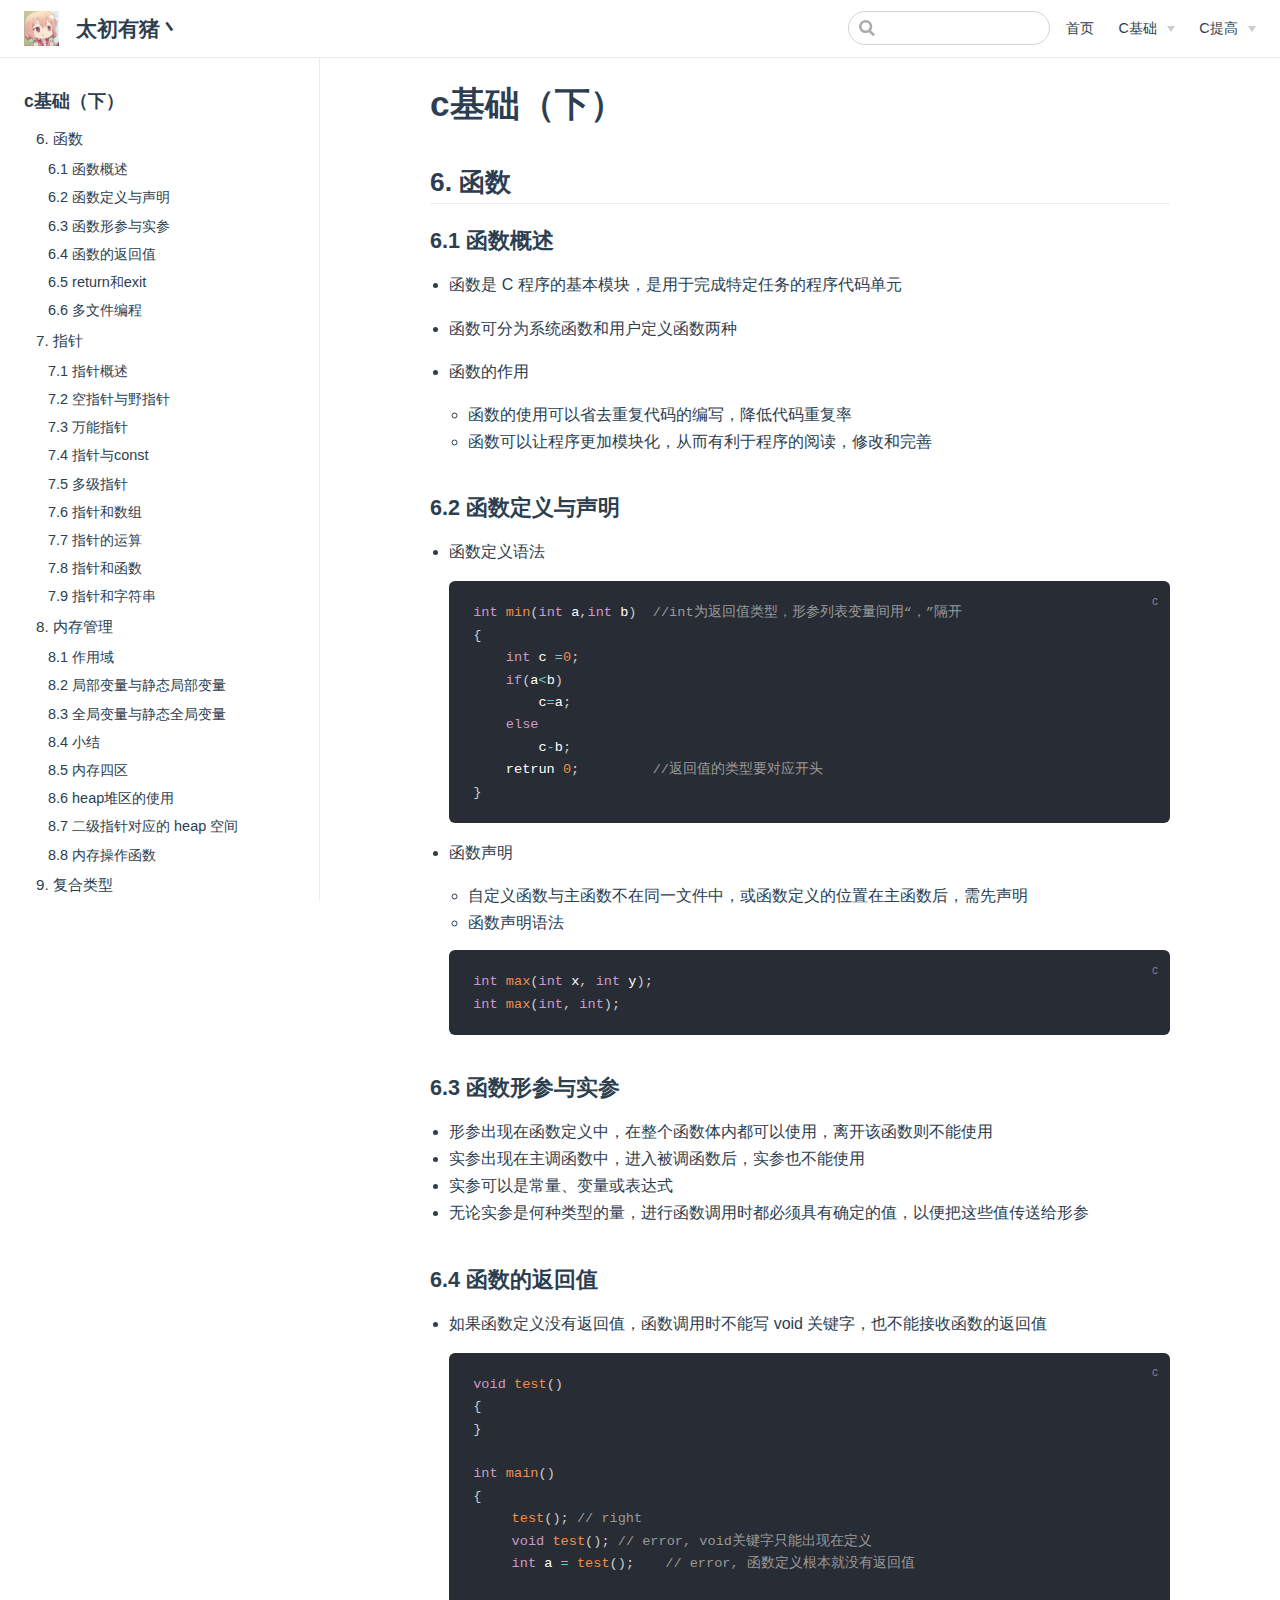
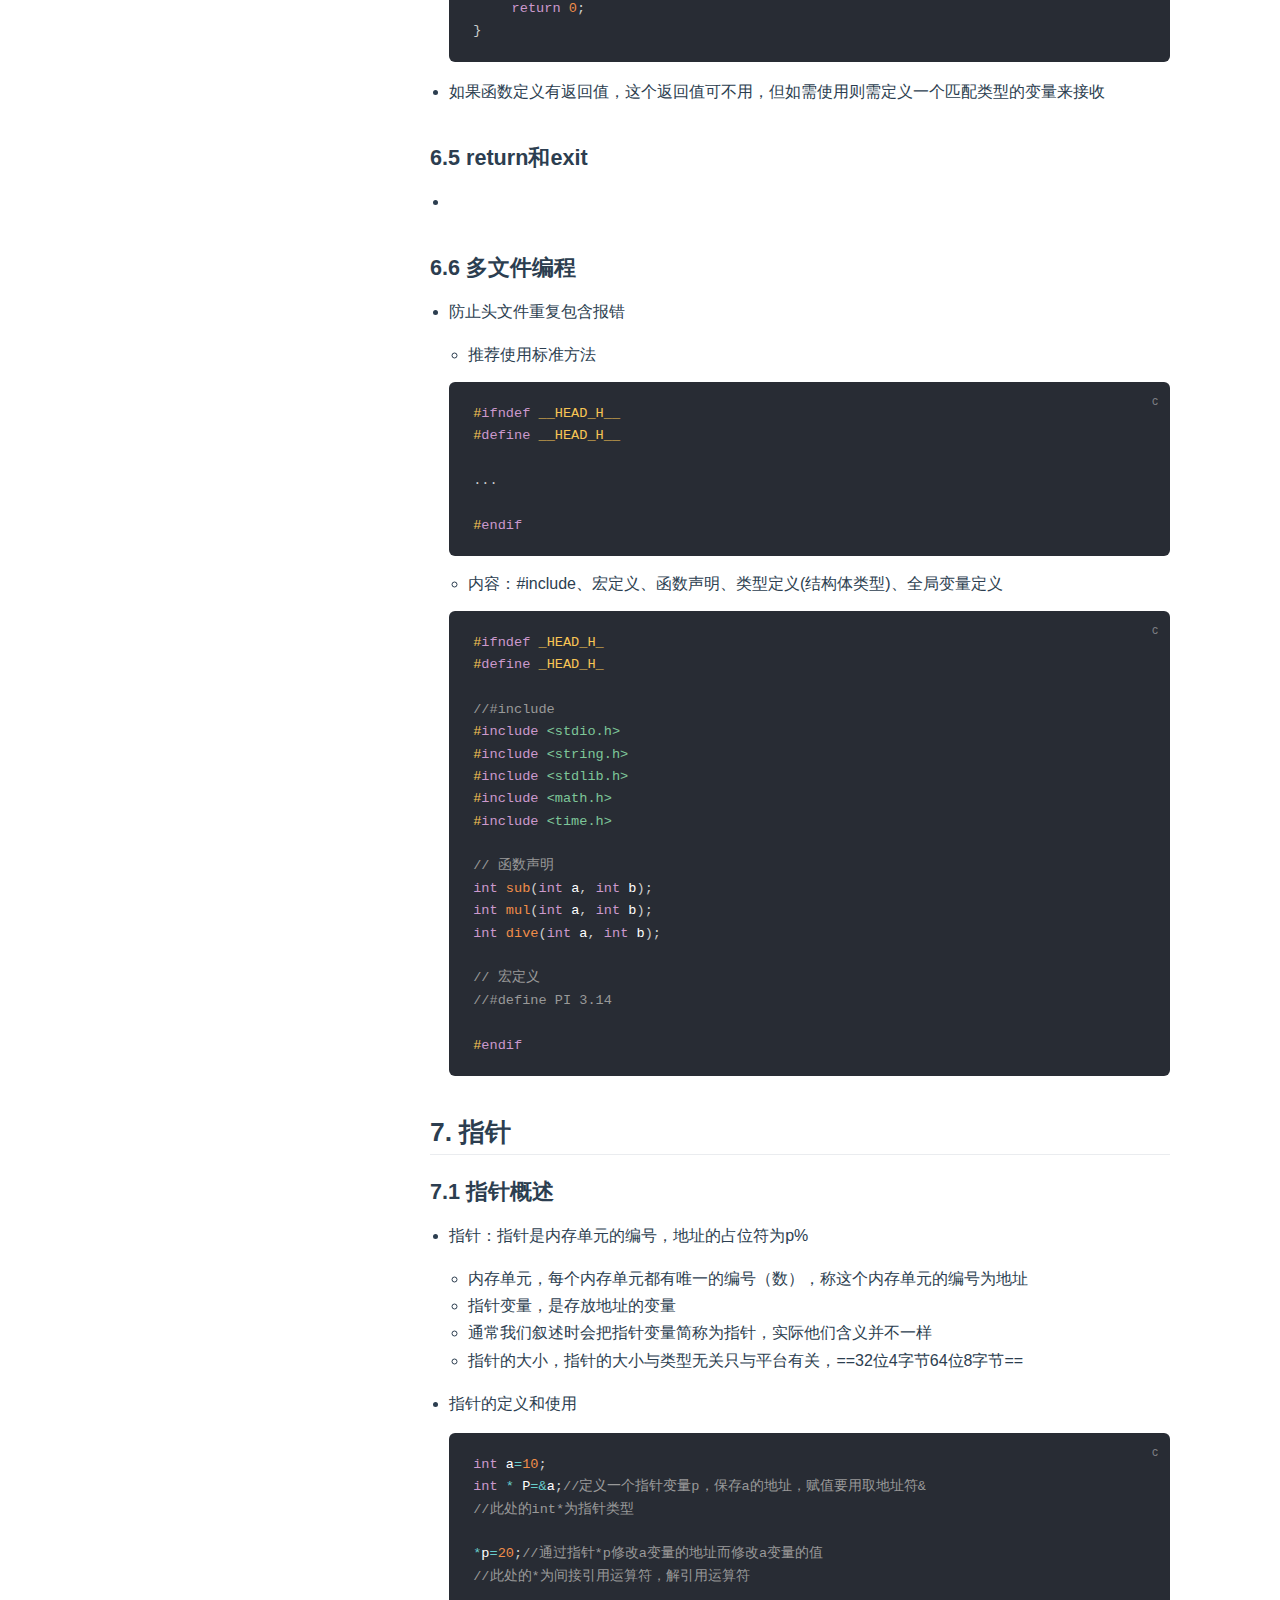
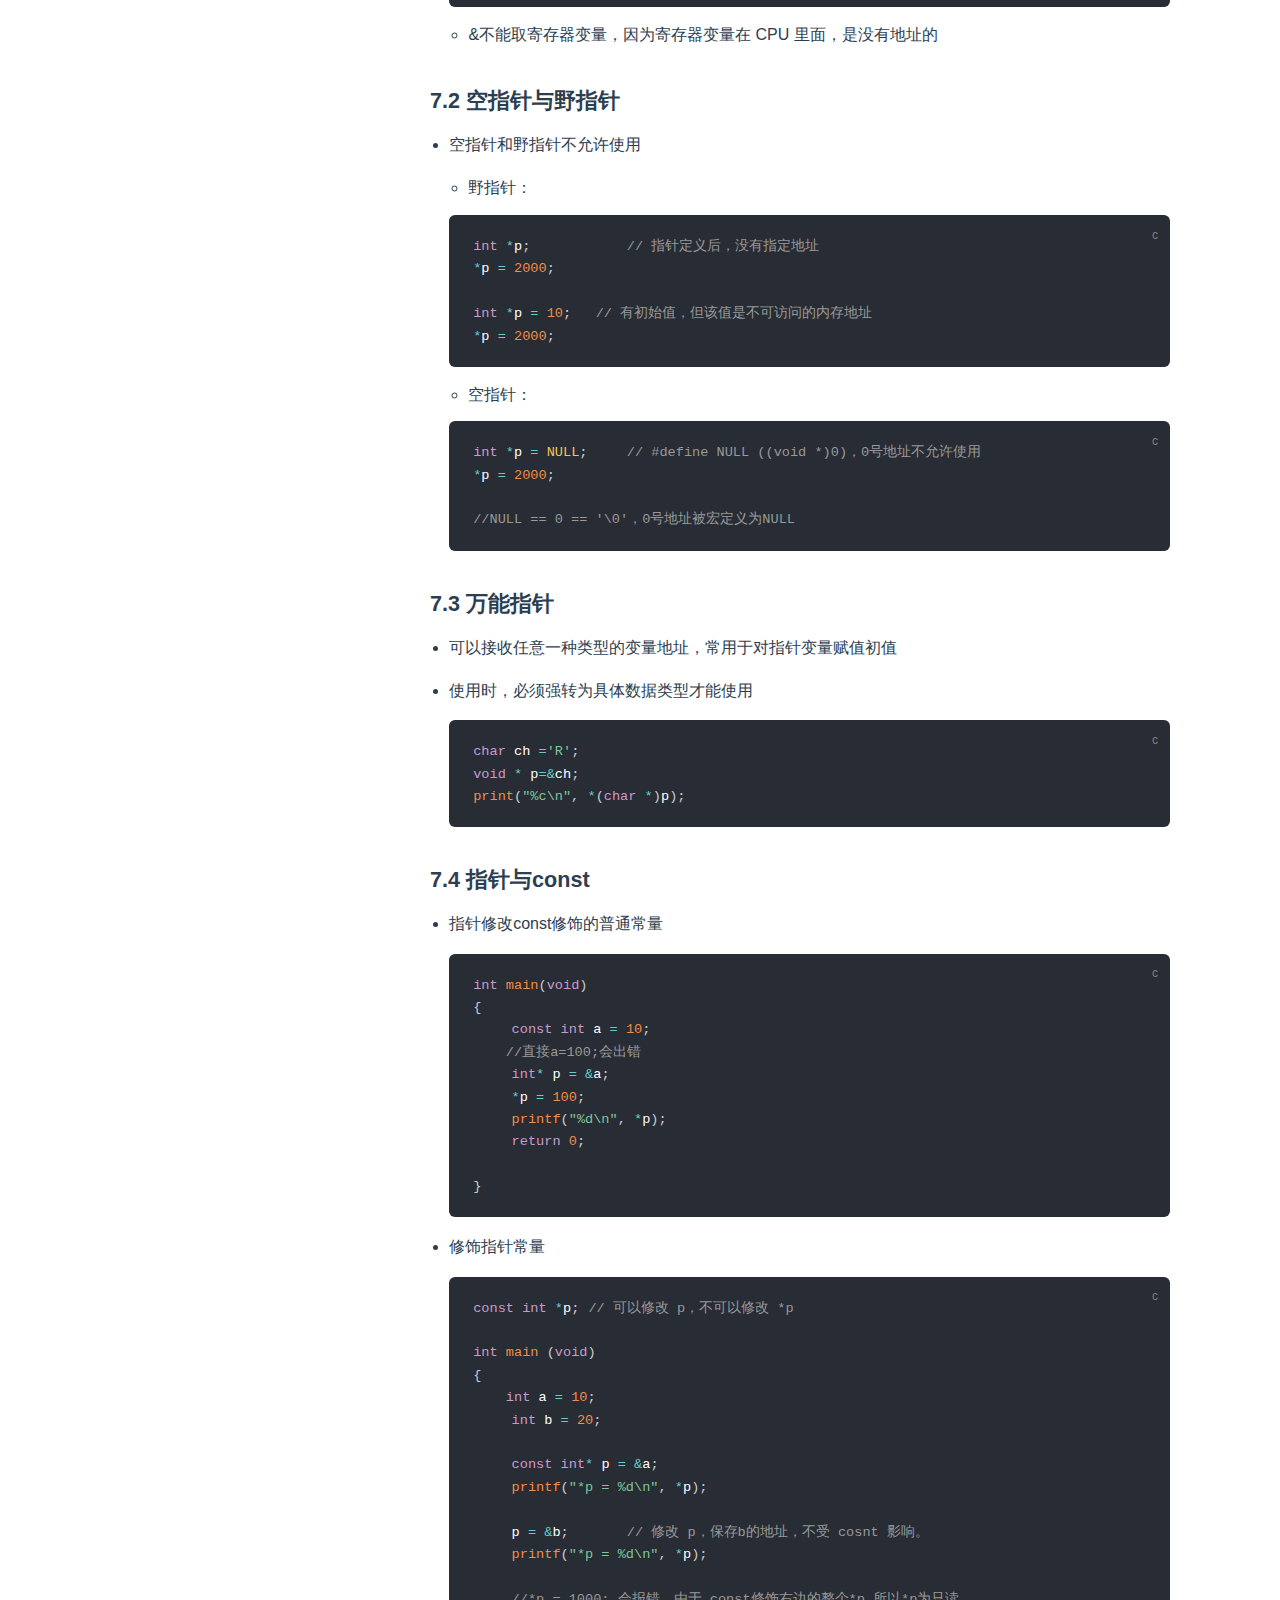
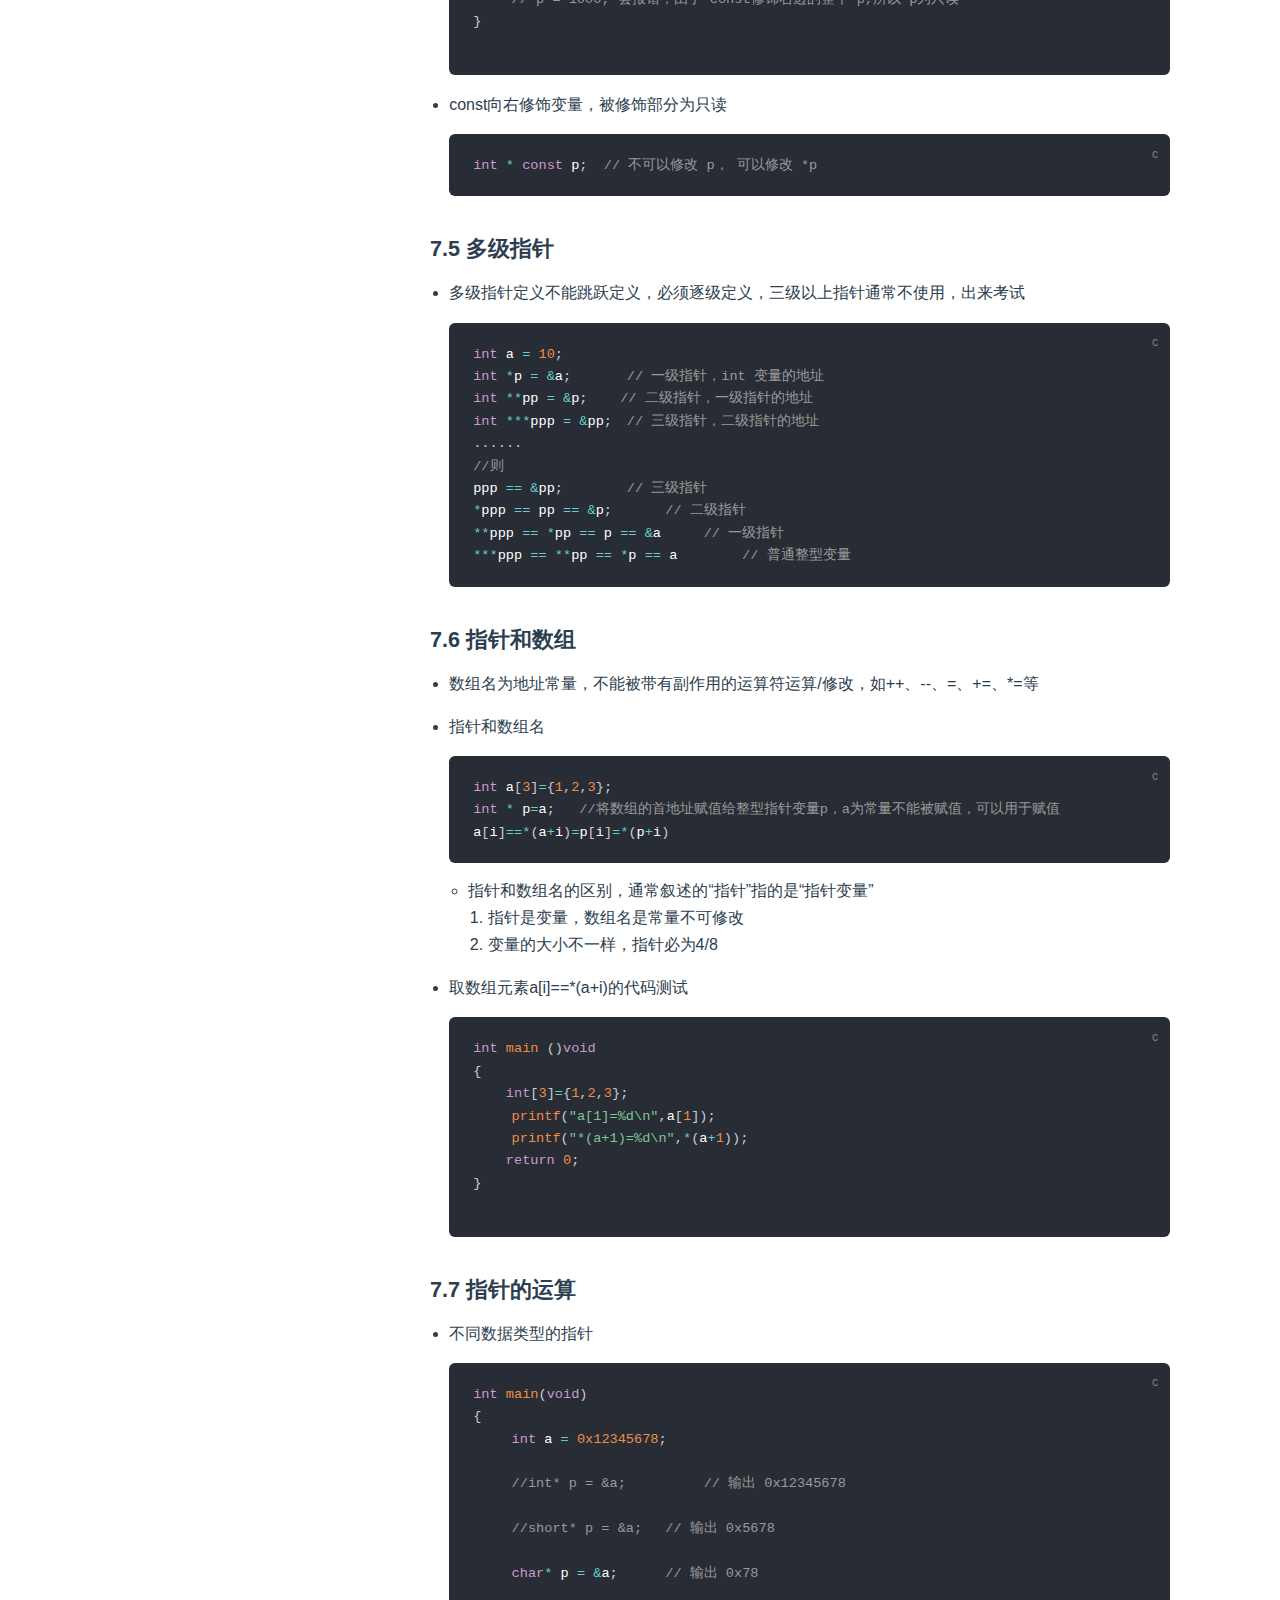
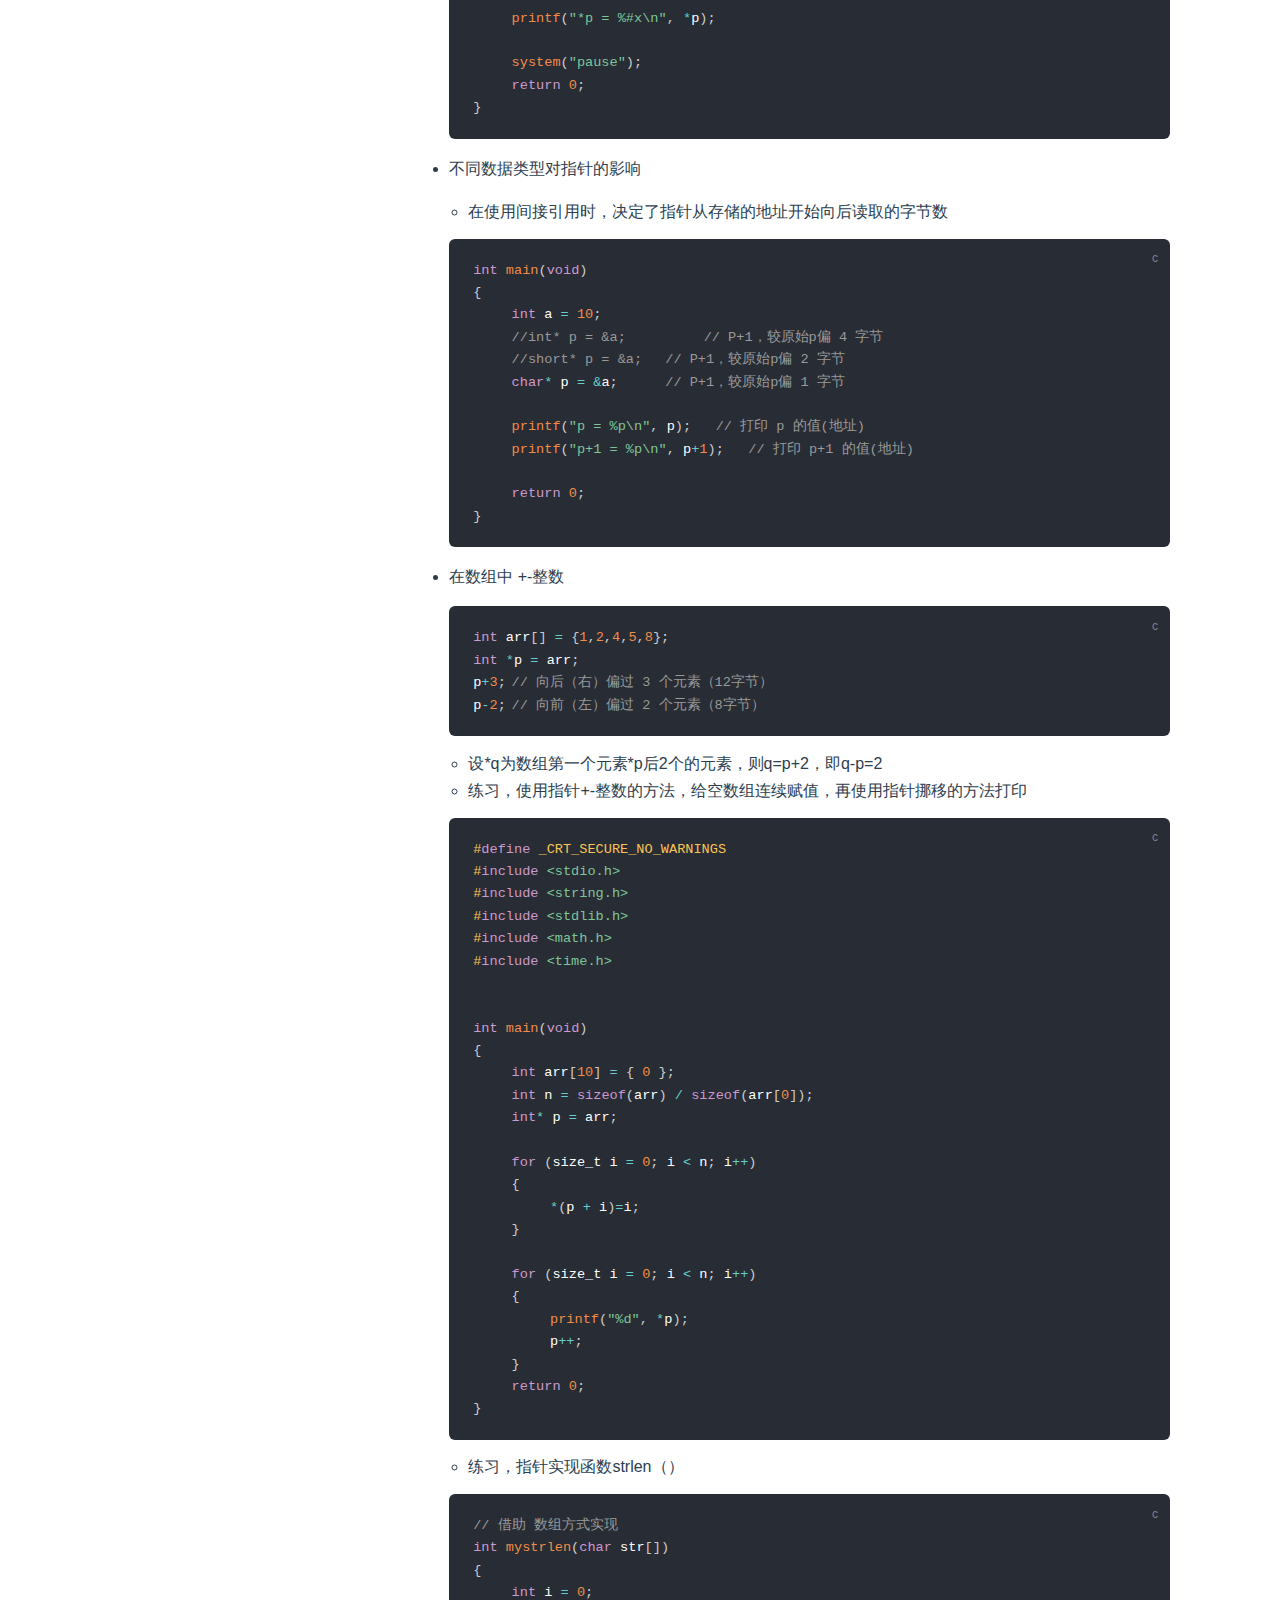
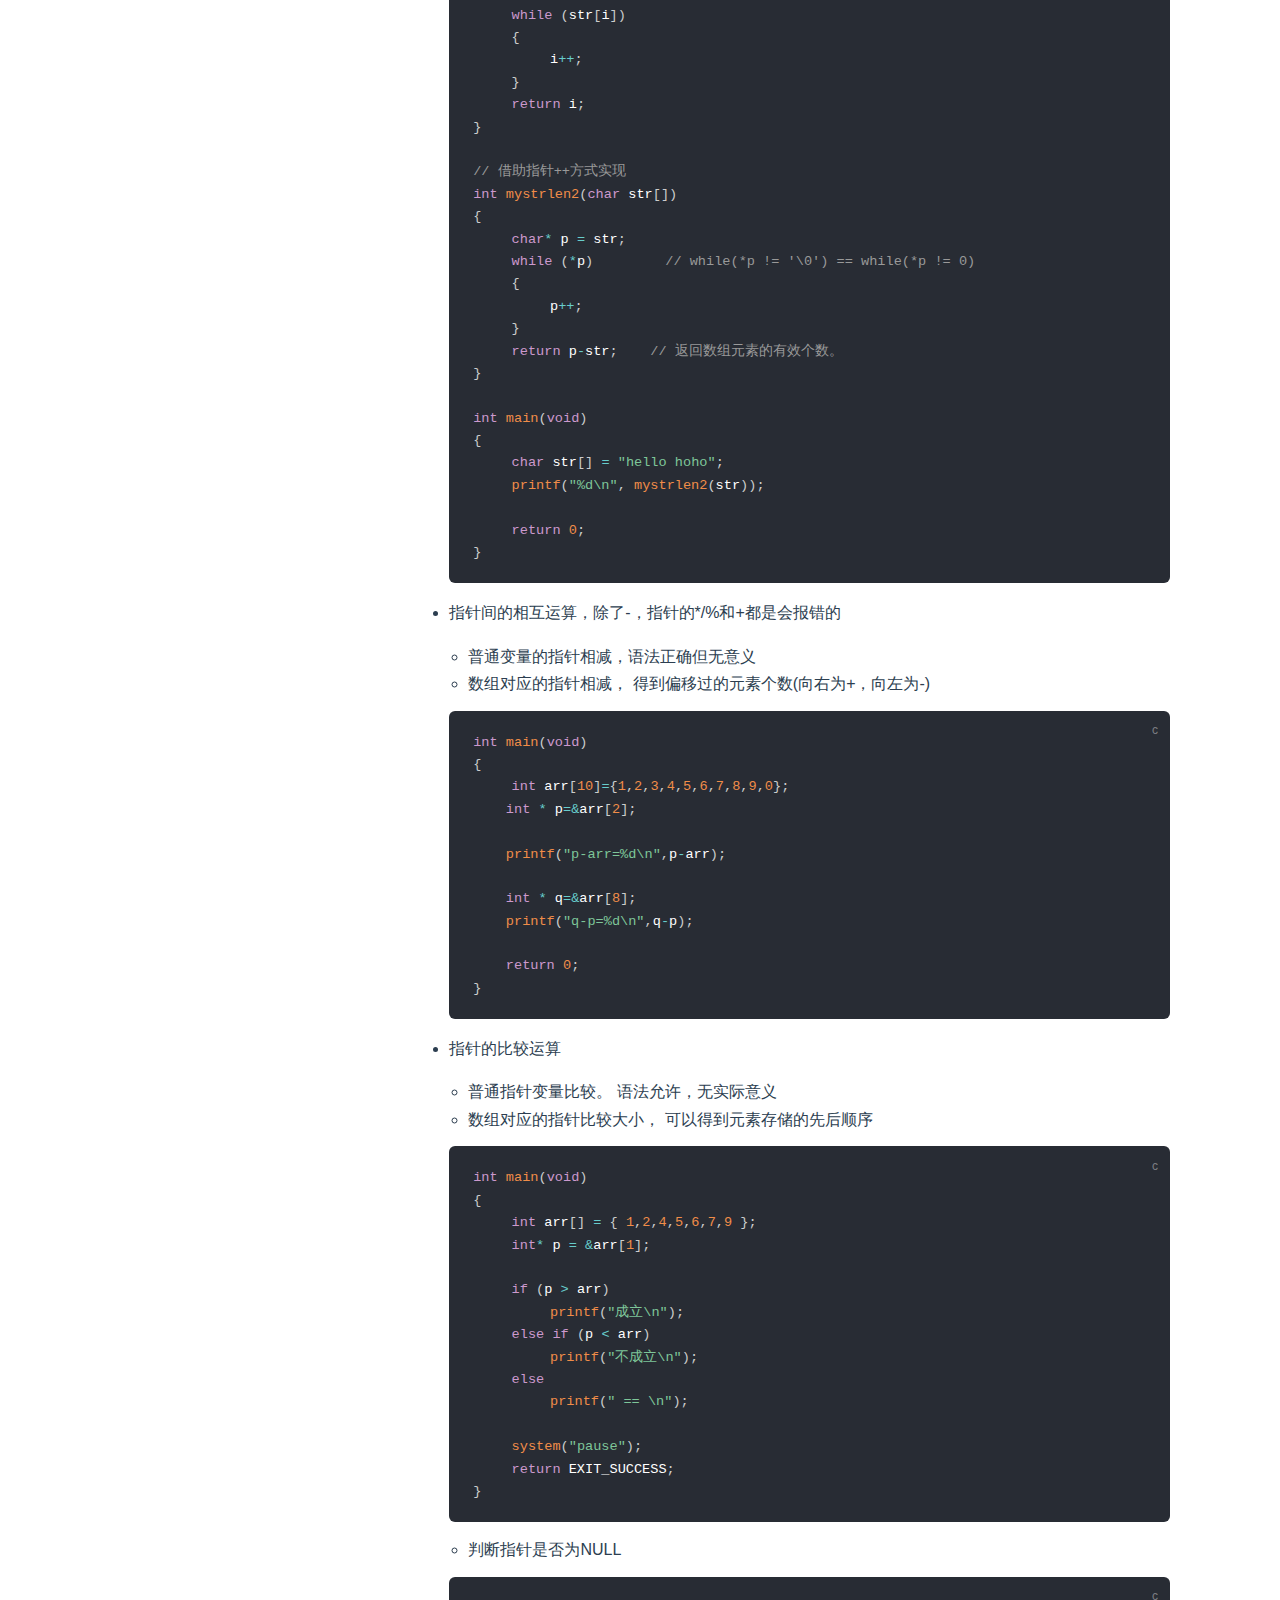
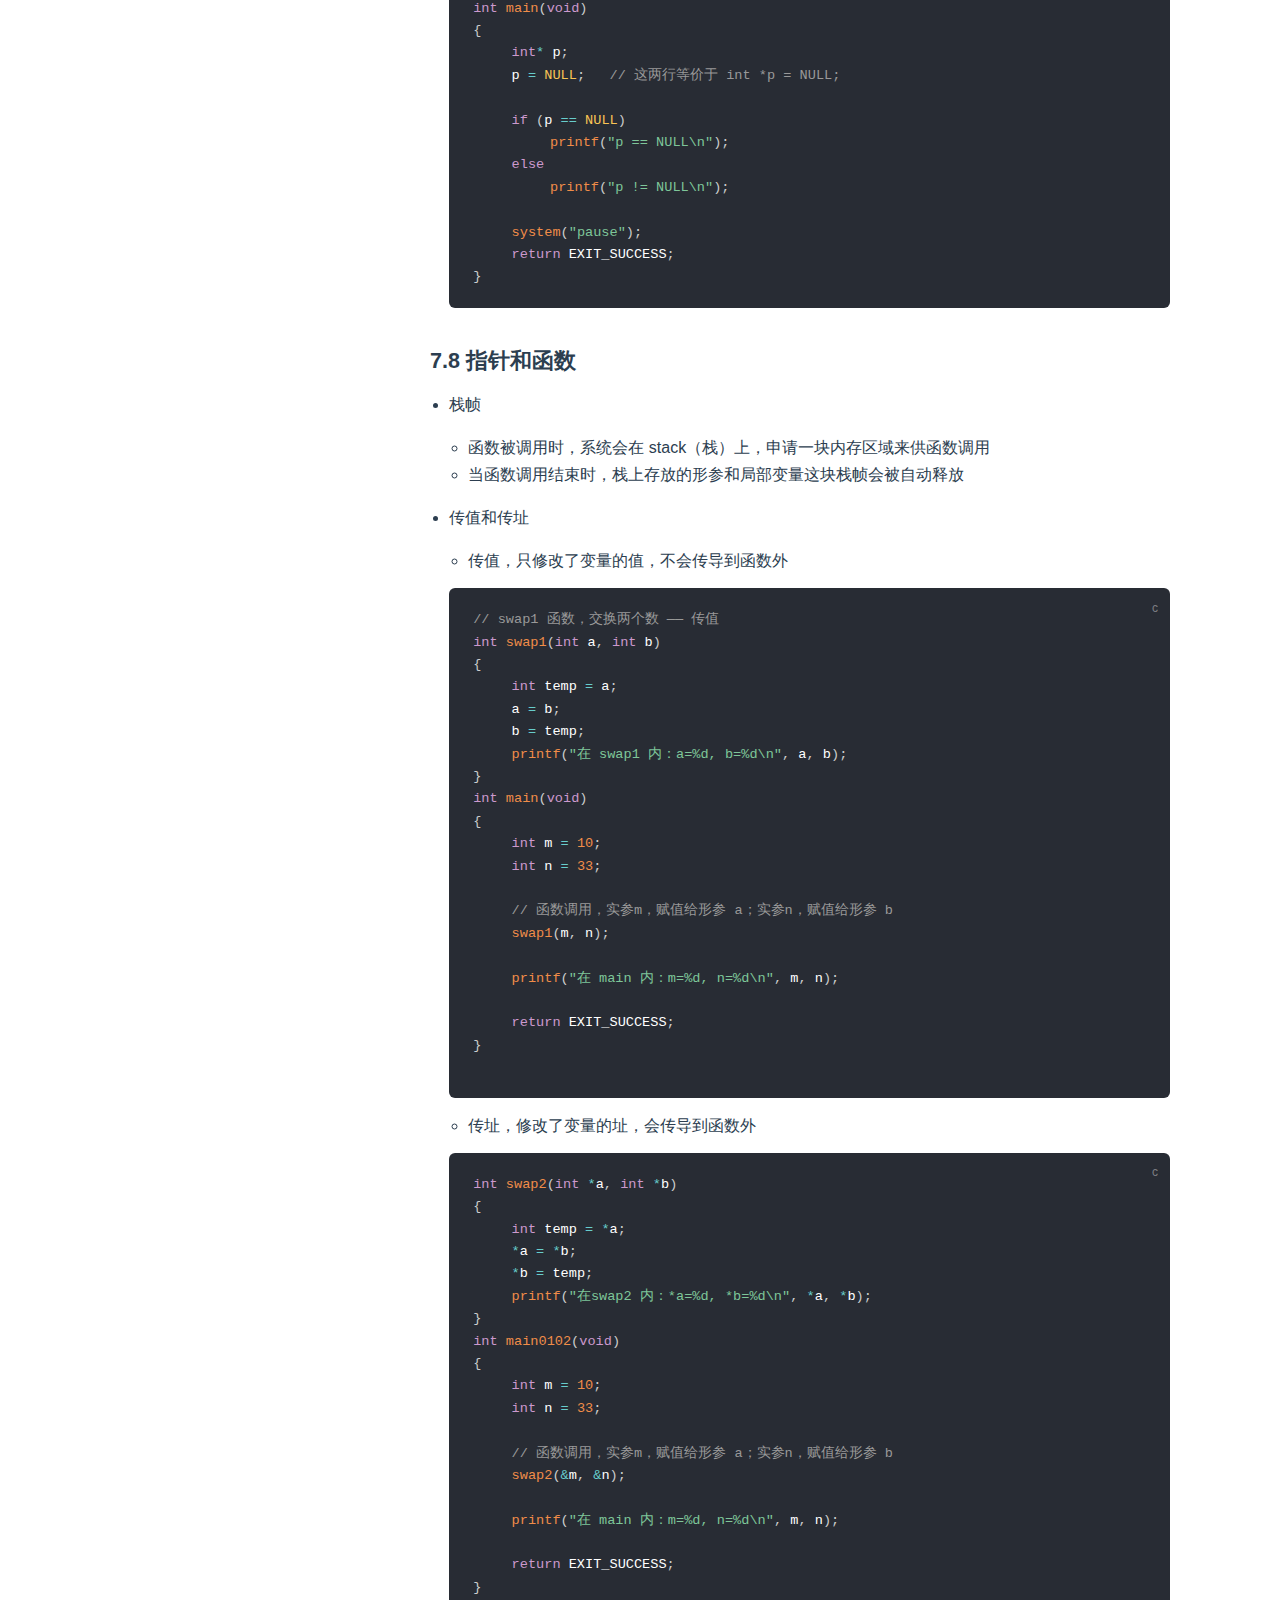
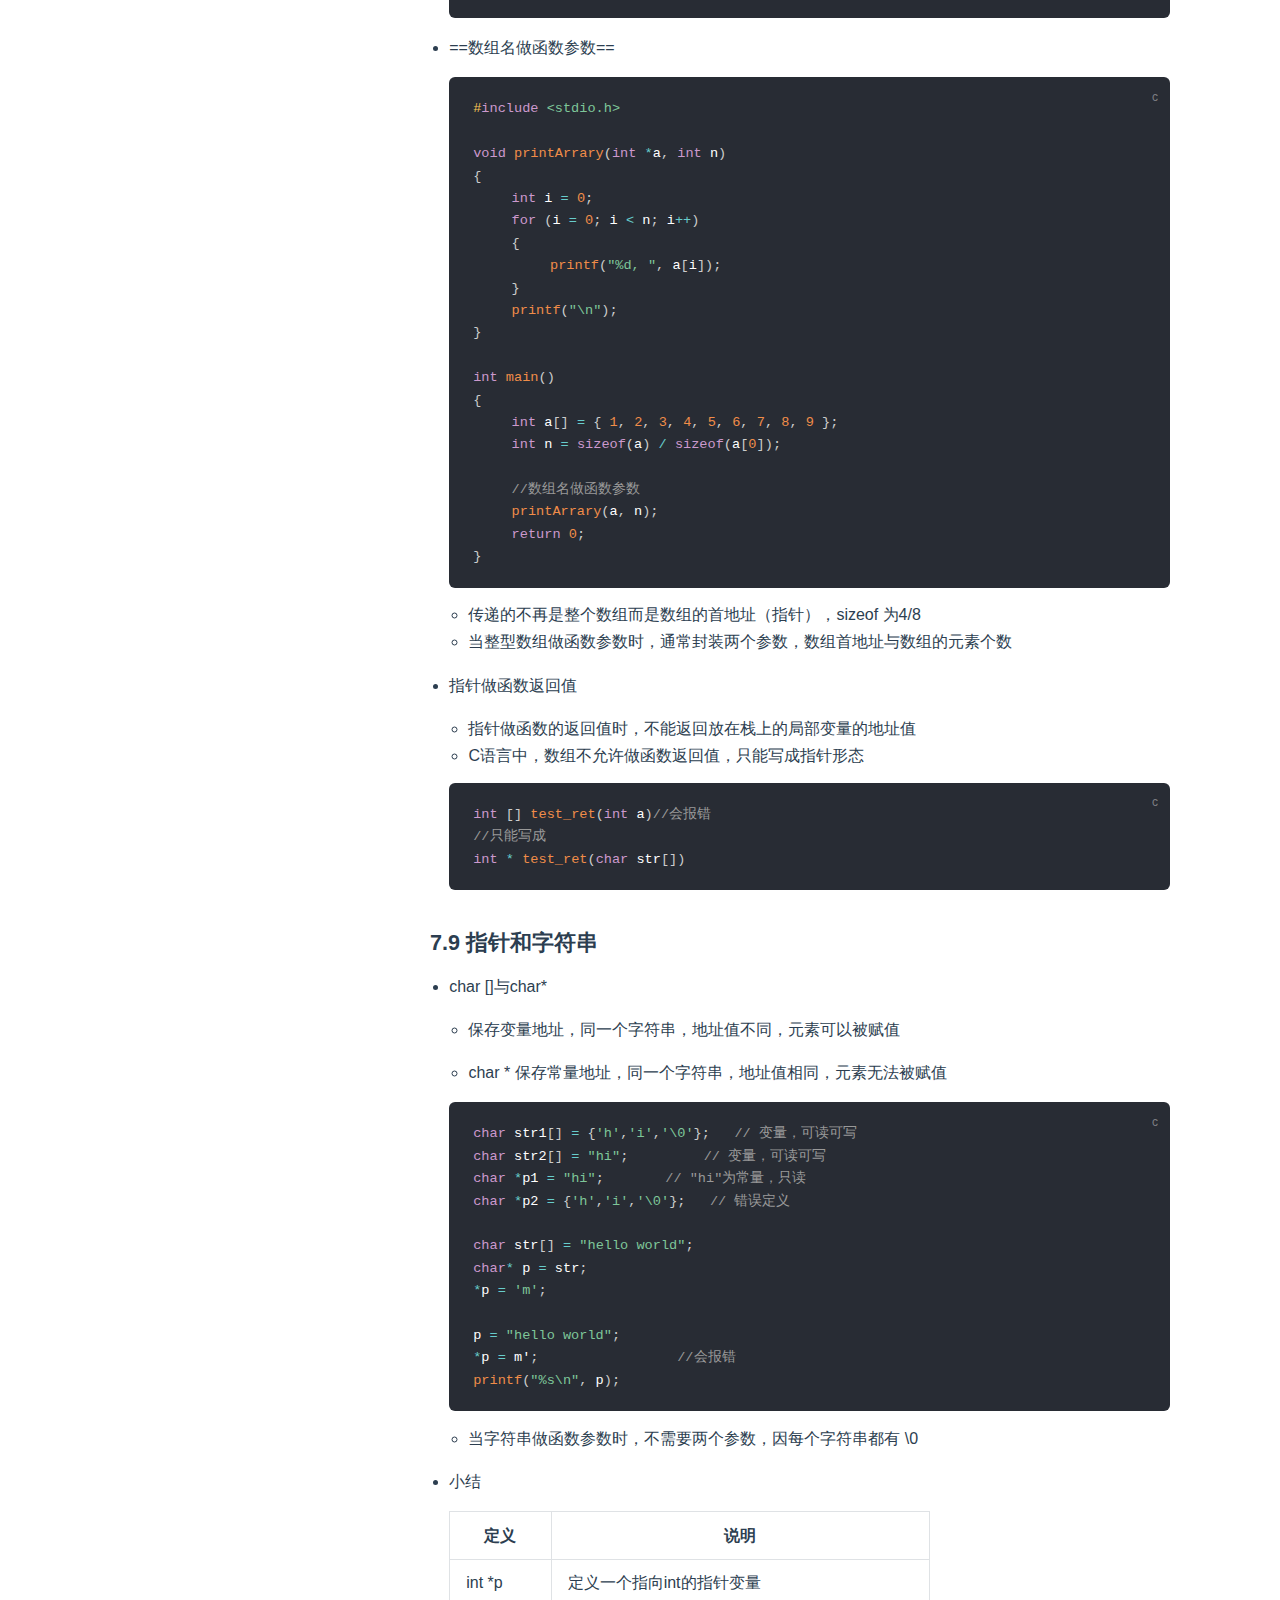
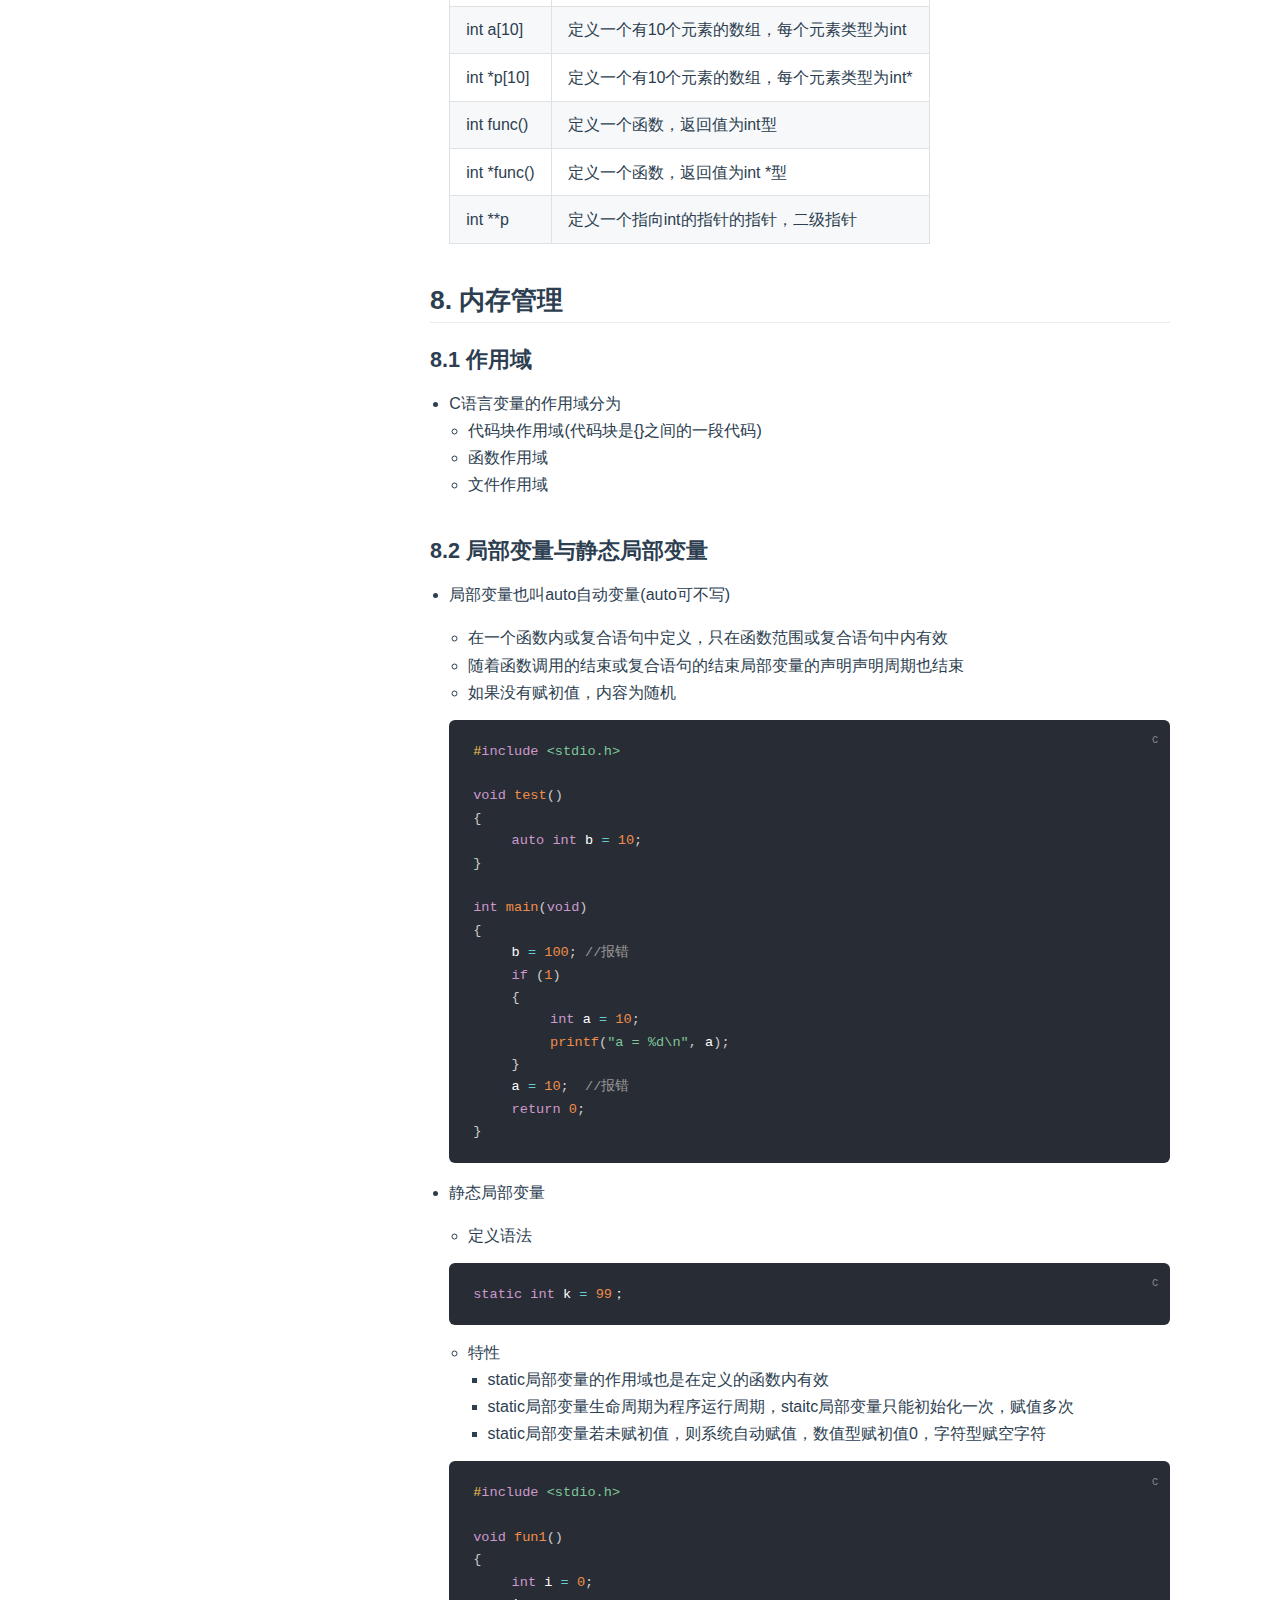
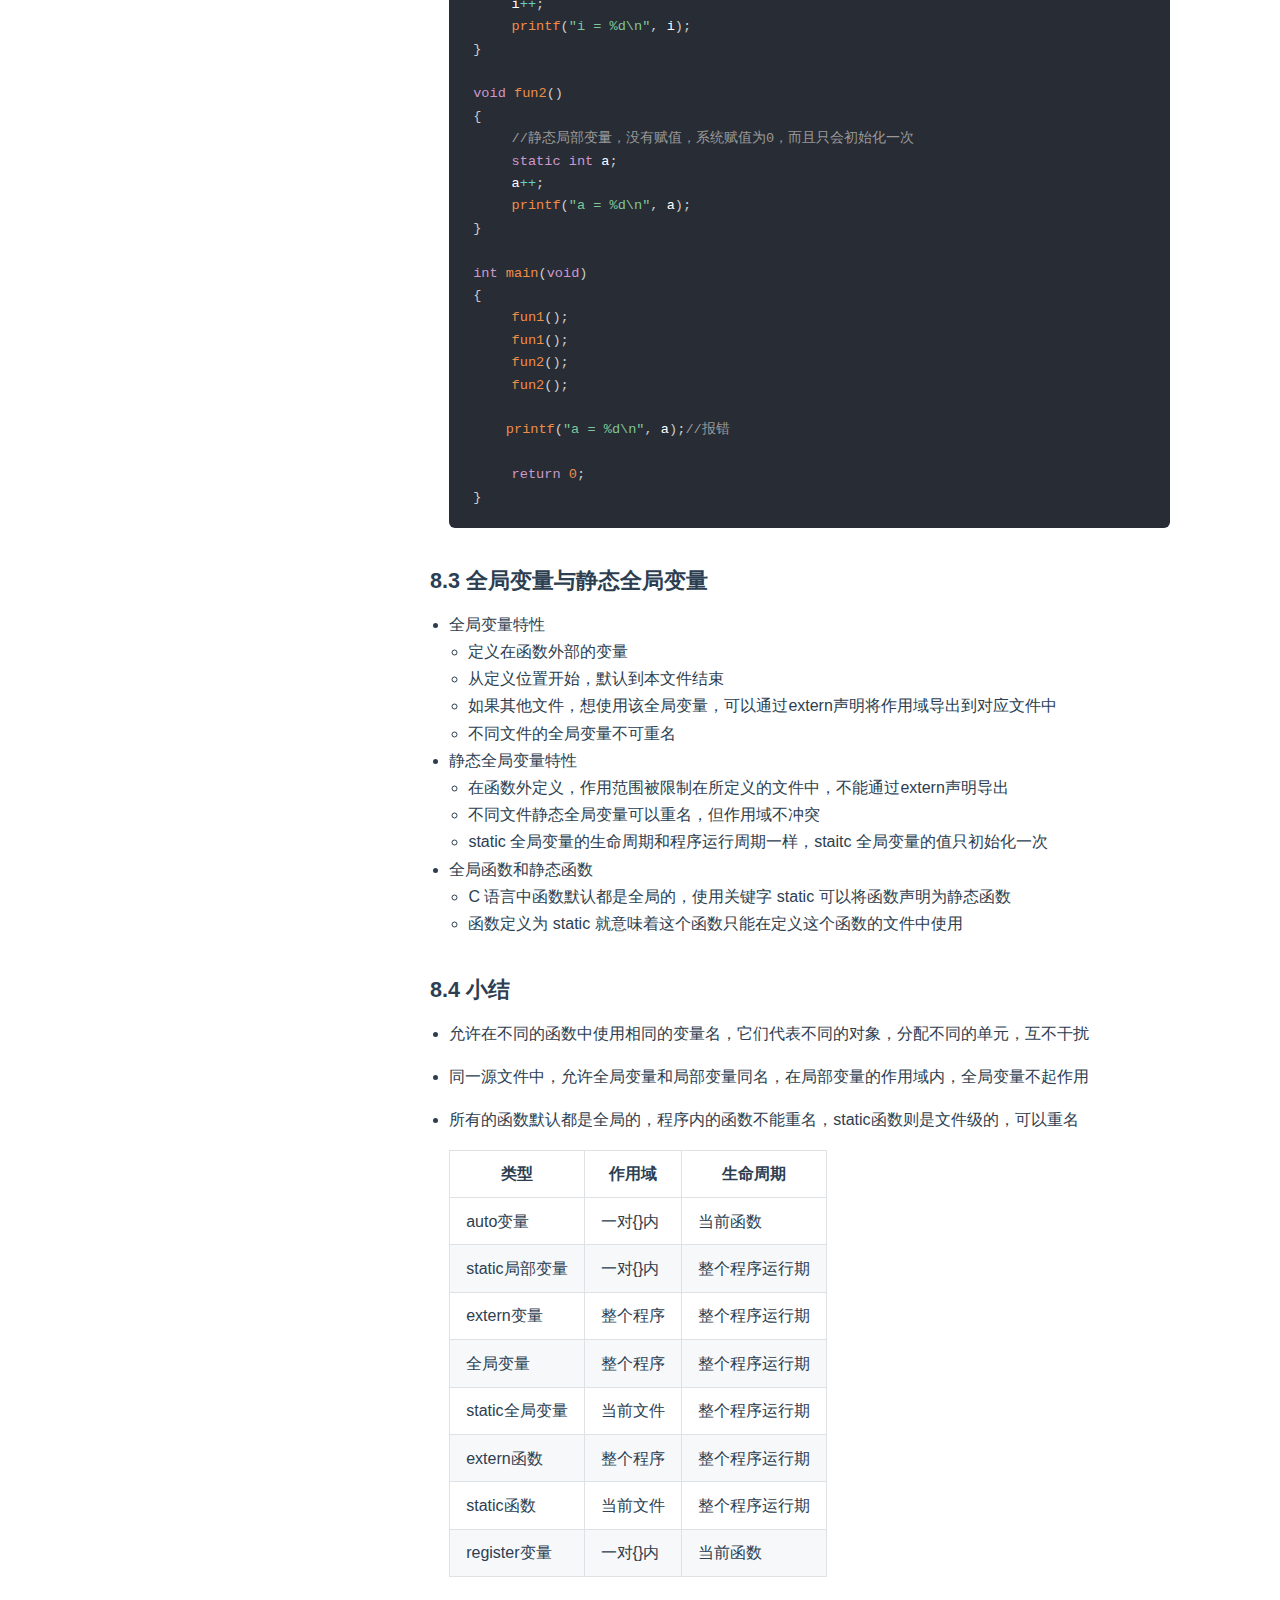
<file: Cbasics/Cbasics2/C基础（下）.html>
<!DOCTYPE html>
<html lang="en-US">
  <head>
    <meta charset="utf-8">
    <meta name="viewport" content="width=device-width,initial-scale=1">
    <title>c基础（下） | 太初有猪丶</title>
    <meta name="generator" content="VuePress 1.5.0">
    <link rel="icon" href="/qq1.jpg">
    <meta name="description" content="">
    <link rel="preload" href="/assets/css/0.styles.0812be81.css" as="style"><link rel="preload" href="/assets/js/app.21054e1e.js" as="script"><link rel="preload" href="/assets/js/2.331c82e1.js" as="script"><link rel="preload" href="/assets/js/6.51a4035c.js" as="script"><link rel="prefetch" href="/assets/js/3.741d2244.js"><link rel="prefetch" href="/assets/js/4.3901bc35.js"><link rel="prefetch" href="/assets/js/5.d4b240f0.js"><link rel="prefetch" href="/assets/js/7.b0b60adb.js"><link rel="prefetch" href="/assets/js/8.ae47c6e5.js"><link rel="prefetch" href="/assets/js/9.66ea9da6.js">
    <link rel="stylesheet" href="/assets/css/0.styles.0812be81.css">
  </head>
  <body>
    <div id="app" data-server-rendered="true"><div class="theme-container"><header class="navbar"><div class="sidebar-button"><svg xmlns="http://www.w3.org/2000/svg" aria-hidden="true" role="img" viewBox="0 0 448 512" class="icon"><path fill="currentColor" d="M436 124H12c-6.627 0-12-5.373-12-12V80c0-6.627 5.373-12 12-12h424c6.627 0 12 5.373 12 12v32c0 6.627-5.373 12-12 12zm0 160H12c-6.627 0-12-5.373-12-12v-32c0-6.627 5.373-12 12-12h424c6.627 0 12 5.373 12 12v32c0 6.627-5.373 12-12 12zm0 160H12c-6.627 0-12-5.373-12-12v-32c0-6.627 5.373-12 12-12h424c6.627 0 12 5.373 12 12v32c0 6.627-5.373 12-12 12z"></path></svg></div> <a href="/" class="home-link router-link-active"><img src="/qq1.jpg" alt="太初有猪丶" class="logo"> <span class="site-name can-hide">太初有猪丶</span></a> <div class="links"><div class="search-box"><input aria-label="Search" autocomplete="off" spellcheck="false" value=""> <!----></div> <nav class="nav-links can-hide"><div class="nav-item"><a href="/" class="nav-link">
  首页
</a></div><div class="nav-item"><div class="dropdown-wrapper"><button type="button" aria-label="C基础" class="dropdown-title"><span class="title">C基础</span> <span class="arrow right"></span></button> <ul class="nav-dropdown" style="display:none;"><li class="dropdown-item"><!----> <a href="/Cbasics/Cbasics1/C基础（上）.html" class="nav-link">
  C基础（上）
</a></li><li class="dropdown-item"><!----> <a href="/Cbasics/Cbasics2/C基础（下）.html" class="nav-link">
  C基础（下）
</a></li></ul></div></div><div class="nav-item"><div class="dropdown-wrapper"><button type="button" aria-label="C提高" class="dropdown-title"><span class="title">C提高</span> <span class="arrow right"></span></button> <ul class="nav-dropdown" style="display:none;"><li class="dropdown-item"><!----> <a href="/Chigh/Chigh/C提高0615.html" class="nav-link">
  C提高
</a></li><li class="dropdown-item"><!----> <a href="/Chigh/datastructure/数据结构0615.html" class="nav-link">
  数据结构
</a></li></ul></div></div> <!----></nav></div></header> <div class="sidebar-mask"></div> <aside class="sidebar"><nav class="nav-links"><div class="nav-item"><a href="/" class="nav-link">
  首页
</a></div><div class="nav-item"><div class="dropdown-wrapper"><button type="button" aria-label="C基础" class="dropdown-title"><span class="title">C基础</span> <span class="arrow right"></span></button> <ul class="nav-dropdown" style="display:none;"><li class="dropdown-item"><!----> <a href="/Cbasics/Cbasics1/C基础（上）.html" class="nav-link">
  C基础（上）
</a></li><li class="dropdown-item"><!----> <a href="/Cbasics/Cbasics2/C基础（下）.html" class="nav-link">
  C基础（下）
</a></li></ul></div></div><div class="nav-item"><div class="dropdown-wrapper"><button type="button" aria-label="C提高" class="dropdown-title"><span class="title">C提高</span> <span class="arrow right"></span></button> <ul class="nav-dropdown" style="display:none;"><li class="dropdown-item"><!----> <a href="/Chigh/Chigh/C提高0615.html" class="nav-link">
  C提高
</a></li><li class="dropdown-item"><!----> <a href="/Chigh/datastructure/数据结构0615.html" class="nav-link">
  数据结构
</a></li></ul></div></div> <!----></nav>  <ul class="sidebar-links"><li><section class="sidebar-group depth-0"><p class="sidebar-heading open"><span>c基础（下）</span> <!----></p> <ul class="sidebar-links sidebar-group-items"><li><a href="/Cbasics/Cbasics2/C%E5%9F%BA%E7%A1%80%EF%BC%88%E4%B8%8B%EF%BC%89.html#_6-函数" class="sidebar-link">6. 函数</a><ul class="sidebar-sub-headers"><li class="sidebar-sub-header"><a href="/Cbasics/Cbasics2/C%E5%9F%BA%E7%A1%80%EF%BC%88%E4%B8%8B%EF%BC%89.html#_6-1-函数概述" class="sidebar-link">6.1 函数概述</a></li><li class="sidebar-sub-header"><a href="/Cbasics/Cbasics2/C%E5%9F%BA%E7%A1%80%EF%BC%88%E4%B8%8B%EF%BC%89.html#_6-2-函数定义与声明" class="sidebar-link">6.2 函数定义与声明</a></li><li class="sidebar-sub-header"><a href="/Cbasics/Cbasics2/C%E5%9F%BA%E7%A1%80%EF%BC%88%E4%B8%8B%EF%BC%89.html#_6-3-函数形参与实参" class="sidebar-link">6.3 函数形参与实参</a></li><li class="sidebar-sub-header"><a href="/Cbasics/Cbasics2/C%E5%9F%BA%E7%A1%80%EF%BC%88%E4%B8%8B%EF%BC%89.html#_6-4-函数的返回值" class="sidebar-link">6.4 函数的返回值</a></li><li class="sidebar-sub-header"><a href="/Cbasics/Cbasics2/C%E5%9F%BA%E7%A1%80%EF%BC%88%E4%B8%8B%EF%BC%89.html#_6-5-return和exit" class="sidebar-link">6.5 return和exit</a></li><li class="sidebar-sub-header"><a href="/Cbasics/Cbasics2/C%E5%9F%BA%E7%A1%80%EF%BC%88%E4%B8%8B%EF%BC%89.html#_6-6-多文件编程" class="sidebar-link">6.6 多文件编程</a></li></ul></li><li><a href="/Cbasics/Cbasics2/C%E5%9F%BA%E7%A1%80%EF%BC%88%E4%B8%8B%EF%BC%89.html#_7-指针" class="sidebar-link">7. 指针</a><ul class="sidebar-sub-headers"><li class="sidebar-sub-header"><a href="/Cbasics/Cbasics2/C%E5%9F%BA%E7%A1%80%EF%BC%88%E4%B8%8B%EF%BC%89.html#_7-1-指针概述" class="sidebar-link">7.1 指针概述</a></li><li class="sidebar-sub-header"><a href="/Cbasics/Cbasics2/C%E5%9F%BA%E7%A1%80%EF%BC%88%E4%B8%8B%EF%BC%89.html#_7-2-空指针与野指针" class="sidebar-link">7.2 空指针与野指针</a></li><li class="sidebar-sub-header"><a href="/Cbasics/Cbasics2/C%E5%9F%BA%E7%A1%80%EF%BC%88%E4%B8%8B%EF%BC%89.html#_7-3-万能指针" class="sidebar-link">7.3 万能指针</a></li><li class="sidebar-sub-header"><a href="/Cbasics/Cbasics2/C%E5%9F%BA%E7%A1%80%EF%BC%88%E4%B8%8B%EF%BC%89.html#_7-4-指针与const" class="sidebar-link">7.4 指针与const</a></li><li class="sidebar-sub-header"><a href="/Cbasics/Cbasics2/C%E5%9F%BA%E7%A1%80%EF%BC%88%E4%B8%8B%EF%BC%89.html#_7-5-多级指针" class="sidebar-link">7.5 多级指针</a></li><li class="sidebar-sub-header"><a href="/Cbasics/Cbasics2/C%E5%9F%BA%E7%A1%80%EF%BC%88%E4%B8%8B%EF%BC%89.html#_7-6-指针和数组" class="sidebar-link">7.6 指针和数组</a></li><li class="sidebar-sub-header"><a href="/Cbasics/Cbasics2/C%E5%9F%BA%E7%A1%80%EF%BC%88%E4%B8%8B%EF%BC%89.html#_7-7-指针的运算" class="sidebar-link">7.7 指针的运算</a></li><li class="sidebar-sub-header"><a href="/Cbasics/Cbasics2/C%E5%9F%BA%E7%A1%80%EF%BC%88%E4%B8%8B%EF%BC%89.html#_7-8-指针和函数" class="sidebar-link">7.8 指针和函数</a></li><li class="sidebar-sub-header"><a href="/Cbasics/Cbasics2/C%E5%9F%BA%E7%A1%80%EF%BC%88%E4%B8%8B%EF%BC%89.html#_7-9-指针和字符串" class="sidebar-link">7.9 指针和字符串</a></li></ul></li><li><a href="/Cbasics/Cbasics2/C%E5%9F%BA%E7%A1%80%EF%BC%88%E4%B8%8B%EF%BC%89.html#_8-内存管理" class="sidebar-link">8. 内存管理</a><ul class="sidebar-sub-headers"><li class="sidebar-sub-header"><a href="/Cbasics/Cbasics2/C%E5%9F%BA%E7%A1%80%EF%BC%88%E4%B8%8B%EF%BC%89.html#_8-1-作用域" class="sidebar-link">8.1 作用域</a></li><li class="sidebar-sub-header"><a href="/Cbasics/Cbasics2/C%E5%9F%BA%E7%A1%80%EF%BC%88%E4%B8%8B%EF%BC%89.html#_8-2-局部变量与静态局部变量" class="sidebar-link">8.2 局部变量与静态局部变量</a></li><li class="sidebar-sub-header"><a href="/Cbasics/Cbasics2/C%E5%9F%BA%E7%A1%80%EF%BC%88%E4%B8%8B%EF%BC%89.html#_8-3-全局变量与静态全局变量" class="sidebar-link">8.3 全局变量与静态全局变量</a></li><li class="sidebar-sub-header"><a href="/Cbasics/Cbasics2/C%E5%9F%BA%E7%A1%80%EF%BC%88%E4%B8%8B%EF%BC%89.html#_8-4-小结" class="sidebar-link">8.4 小结</a></li><li class="sidebar-sub-header"><a href="/Cbasics/Cbasics2/C%E5%9F%BA%E7%A1%80%EF%BC%88%E4%B8%8B%EF%BC%89.html#_8-5-内存四区" class="sidebar-link">8.5 内存四区</a></li><li class="sidebar-sub-header"><a href="/Cbasics/Cbasics2/C%E5%9F%BA%E7%A1%80%EF%BC%88%E4%B8%8B%EF%BC%89.html#_8-6-heap堆区的使用" class="sidebar-link">8.6 heap堆区的使用</a></li><li class="sidebar-sub-header"><a href="/Cbasics/Cbasics2/C%E5%9F%BA%E7%A1%80%EF%BC%88%E4%B8%8B%EF%BC%89.html#_8-7-二级指针对应的-heap-空间" class="sidebar-link">8.7 二级指针对应的 heap 空间</a></li><li class="sidebar-sub-header"><a href="/Cbasics/Cbasics2/C%E5%9F%BA%E7%A1%80%EF%BC%88%E4%B8%8B%EF%BC%89.html#_8-8-内存操作函数" class="sidebar-link">8.8 内存操作函数</a></li></ul></li><li><a href="/Cbasics/Cbasics2/C%E5%9F%BA%E7%A1%80%EF%BC%88%E4%B8%8B%EF%BC%89.html#_9-复合类型" class="sidebar-link">9. 复合类型</a><ul class="sidebar-sub-headers"><li class="sidebar-sub-header"><a href="/Cbasics/Cbasics2/C%E5%9F%BA%E7%A1%80%EF%BC%88%E4%B8%8B%EF%BC%89.html#_9-1-结构体" class="sidebar-link">9.1 结构体</a></li><li class="sidebar-sub-header"><a href="/Cbasics/Cbasics2/C%E5%9F%BA%E7%A1%80%EF%BC%88%E4%B8%8B%EF%BC%89.html#_9-2-结构体指针变量" class="sidebar-link">9.2 结构体指针变量</a></li><li class="sidebar-sub-header"><a href="/Cbasics/Cbasics2/C%E5%9F%BA%E7%A1%80%EF%BC%88%E4%B8%8B%EF%BC%89.html#_9-3-结构体数组" class="sidebar-link">9.3 结构体数组</a></li><li class="sidebar-sub-header"><a href="/Cbasics/Cbasics2/C%E5%9F%BA%E7%A1%80%EF%BC%88%E4%B8%8B%EF%BC%89.html#_9-4-结构体嵌套" class="sidebar-link">9.4 结构体嵌套</a></li><li class="sidebar-sub-header"><a href="/Cbasics/Cbasics2/C%E5%9F%BA%E7%A1%80%EF%BC%88%E4%B8%8B%EF%BC%89.html#_9-5-结构体赋值" class="sidebar-link">9.5 结构体赋值</a></li><li class="sidebar-sub-header"><a href="/Cbasics/Cbasics2/C%E5%9F%BA%E7%A1%80%EF%BC%88%E4%B8%8B%EF%BC%89.html#_9-6-结构体做函数参数" class="sidebar-link">9.6 结构体做函数参数</a></li><li class="sidebar-sub-header"><a href="/Cbasics/Cbasics2/C%E5%9F%BA%E7%A1%80%EF%BC%88%E4%B8%8B%EF%BC%89.html#_9-7-结构体含有指针成员" class="sidebar-link">9.7 结构体含有指针成员</a></li><li class="sidebar-sub-header"><a href="/Cbasics/Cbasics2/C%E5%9F%BA%E7%A1%80%EF%BC%88%E4%B8%8B%EF%BC%89.html#_9-8-typedef关键字" class="sidebar-link">9.8 typedef关键字</a></li><li class="sidebar-sub-header"><a href="/Cbasics/Cbasics2/C%E5%9F%BA%E7%A1%80%EF%BC%88%E4%B8%8B%EF%BC%89.html#_9-9-联合体（共用体）" class="sidebar-link">9.9 联合体（共用体）</a></li></ul></li></ul></section></li></ul> </aside> <main class="page"> <div class="theme-default-content content__default"><h1 id="c基础（下）"><a href="#c基础（下）" class="header-anchor">#</a> c基础（下）</h1> <h2 id="_6-函数"><a href="#_6-函数" class="header-anchor">#</a> 6. 函数</h2> <h3 id="_6-1-函数概述"><a href="#_6-1-函数概述" class="header-anchor">#</a> 6.1 函数概述</h3> <ul><li><p>函数是 C 程序的基本模块，是用于完成特定任务的程序代码单元</p></li> <li><p>函数可分为系统函数和用户定义函数两种</p></li> <li><p>函数的作用</p> <ul><li>函数的使用可以省去重复代码的编写，降低代码重复率</li> <li>函数可以让程序更加模块化，从而有利于程序的阅读，修改和完善</li></ul></li></ul> <h3 id="_6-2-函数定义与声明"><a href="#_6-2-函数定义与声明" class="header-anchor">#</a> 6.2 函数定义与声明</h3> <ul><li><p>函数定义语法</p> <div class="language-c extra-class"><pre class="language-c"><code><span class="token keyword">int</span> <span class="token function">min</span><span class="token punctuation">(</span><span class="token keyword">int</span> a<span class="token punctuation">,</span><span class="token keyword">int</span> b<span class="token punctuation">)</span>  <span class="token comment">//int为返回值类型，形参列表变量间用“，”隔开</span>
<span class="token punctuation">{</span>
    <span class="token keyword">int</span> c <span class="token operator">=</span><span class="token number">0</span><span class="token punctuation">;</span>         
    <span class="token keyword">if</span><span class="token punctuation">(</span>a<span class="token operator">&lt;</span>b<span class="token punctuation">)</span>
        c<span class="token operator">=</span>a<span class="token punctuation">;</span>
    <span class="token keyword">else</span>
        c<span class="token operator">-</span>b<span class="token punctuation">;</span>
    retrun <span class="token number">0</span><span class="token punctuation">;</span>         <span class="token comment">//返回值的类型要对应开头</span>
<span class="token punctuation">}</span>
</code></pre></div></li> <li><p>函数声明</p> <ul><li>自定义函数与主函数不在同一文件中，或函数定义的位置在主函数后，需先声明</li> <li>函数声明语法</li></ul> <div class="language-c extra-class"><pre class="language-c"><code><span class="token keyword">int</span> <span class="token function">max</span><span class="token punctuation">(</span><span class="token keyword">int</span> x<span class="token punctuation">,</span> <span class="token keyword">int</span> y<span class="token punctuation">)</span><span class="token punctuation">;</span> 
<span class="token keyword">int</span> <span class="token function">max</span><span class="token punctuation">(</span><span class="token keyword">int</span><span class="token punctuation">,</span> <span class="token keyword">int</span><span class="token punctuation">)</span><span class="token punctuation">;</span>
</code></pre></div></li></ul> <h3 id="_6-3-函数形参与实参"><a href="#_6-3-函数形参与实参" class="header-anchor">#</a> 6.3 函数形参与实参</h3> <ul><li>形参出现在函数定义中，在整个函数体内都可以使用，离开该函数则不能使用</li> <li>实参出现在主调函数中，进入被调函数后，实参也不能使用</li> <li>实参可以是常量、变量或表达式</li> <li>无论实参是何种类型的量，进行函数调用时都必须具有确定的值，以便把这些值传送给形参</li></ul> <h3 id="_6-4-函数的返回值"><a href="#_6-4-函数的返回值" class="header-anchor">#</a> 6.4 函数的返回值</h3> <ul><li><p>如果函数定义没有返回值，函数调用时不能写 void 关键字，也不能接收函数的返回值</p> <div class="language-c extra-class"><pre class="language-c"><code><span class="token keyword">void</span> <span class="token function">test</span><span class="token punctuation">(</span><span class="token punctuation">)</span>
<span class="token punctuation">{</span>
<span class="token punctuation">}</span>

<span class="token keyword">int</span> <span class="token function">main</span><span class="token punctuation">(</span><span class="token punctuation">)</span>
<span class="token punctuation">{</span>
	<span class="token function">test</span><span class="token punctuation">(</span><span class="token punctuation">)</span><span class="token punctuation">;</span> <span class="token comment">// right</span>
	<span class="token keyword">void</span> <span class="token function">test</span><span class="token punctuation">(</span><span class="token punctuation">)</span><span class="token punctuation">;</span> <span class="token comment">// error, void关键字只能出现在定义</span>
	<span class="token keyword">int</span> a <span class="token operator">=</span> <span class="token function">test</span><span class="token punctuation">(</span><span class="token punctuation">)</span><span class="token punctuation">;</span>	<span class="token comment">// error, 函数定义根本就没有返回值</span>

	<span class="token keyword">return</span> <span class="token number">0</span><span class="token punctuation">;</span>
<span class="token punctuation">}</span>
</code></pre></div></li> <li><p>如果函数定义有返回值，这个返回值可不用，但如需使用则需定义一个匹配类型的变量来接收</p></li></ul> <h3 id="_6-5-return和exit"><a href="#_6-5-return和exit" class="header-anchor">#</a> 6.5 return和exit</h3> <ul><li></li></ul> <h3 id="_6-6-多文件编程"><a href="#_6-6-多文件编程" class="header-anchor">#</a> 6.6 多文件编程</h3> <ul><li><p>防止头文件重复包含报错</p> <ul><li>推荐使用标准方法</li></ul> <div class="language-c extra-class"><pre class="language-c"><code><span class="token macro property">#<span class="token directive keyword">ifndef</span> __HEAD_H__</span>
<span class="token macro property">#<span class="token directive keyword">define</span> __HEAD_H__</span>

<span class="token punctuation">.</span><span class="token punctuation">.</span><span class="token punctuation">.</span>

<span class="token macro property">#<span class="token directive keyword">endif</span></span>
</code></pre></div><ul><li>内容：#include、宏定义、函数声明、类型定义(结构体类型)、全局变量定义</li></ul> <div class="language-c extra-class"><pre class="language-c"><code><span class="token macro property">#<span class="token directive keyword">ifndef</span> _HEAD_H_</span>
<span class="token macro property">#<span class="token directive keyword">define</span> _HEAD_H_</span>

<span class="token comment">//#include</span>
<span class="token macro property">#<span class="token directive keyword">include</span> <span class="token string">&lt;stdio.h&gt;</span></span>
<span class="token macro property">#<span class="token directive keyword">include</span> <span class="token string">&lt;string.h&gt;</span></span>
<span class="token macro property">#<span class="token directive keyword">include</span> <span class="token string">&lt;stdlib.h&gt;</span></span>
<span class="token macro property">#<span class="token directive keyword">include</span> <span class="token string">&lt;math.h&gt;</span></span>
<span class="token macro property">#<span class="token directive keyword">include</span> <span class="token string">&lt;time.h&gt;</span></span>

<span class="token comment">// 函数声明</span>
<span class="token keyword">int</span> <span class="token function">sub</span><span class="token punctuation">(</span><span class="token keyword">int</span> a<span class="token punctuation">,</span> <span class="token keyword">int</span> b<span class="token punctuation">)</span><span class="token punctuation">;</span>
<span class="token keyword">int</span> <span class="token function">mul</span><span class="token punctuation">(</span><span class="token keyword">int</span> a<span class="token punctuation">,</span> <span class="token keyword">int</span> b<span class="token punctuation">)</span><span class="token punctuation">;</span>
<span class="token keyword">int</span> <span class="token function">dive</span><span class="token punctuation">(</span><span class="token keyword">int</span> a<span class="token punctuation">,</span> <span class="token keyword">int</span> b<span class="token punctuation">)</span><span class="token punctuation">;</span>

<span class="token comment">// 宏定义</span>
<span class="token comment">//#define PI 3.14</span>

<span class="token macro property">#<span class="token directive keyword">endif</span></span>
</code></pre></div></li></ul> <h2 id="_7-指针"><a href="#_7-指针" class="header-anchor">#</a> 7. 指针</h2> <h3 id="_7-1-指针概述"><a href="#_7-1-指针概述" class="header-anchor">#</a> 7.1 指针概述</h3> <ul><li><p>指针：指针是内存单元的编号，地址的占位符为p%</p> <ul><li>内存单元，每个内存单元都有唯一的编号（数），称这个内存单元的编号为地址</li> <li>指针变量，是存放地址的变量</li> <li>通常我们叙述时会把指针变量简称为指针，实际他们含义并不一样</li> <li>指针的大小，指针的大小与类型无关只与平台有关，==32位4字节64位8字节==</li></ul></li> <li><p>指针的定义和使用</p> <div class="language-c extra-class"><pre class="language-c"><code><span class="token keyword">int</span> a<span class="token operator">=</span><span class="token number">10</span><span class="token punctuation">;</span>
<span class="token keyword">int</span> <span class="token operator">*</span> P<span class="token operator">=</span><span class="token operator">&amp;</span>a<span class="token punctuation">;</span><span class="token comment">//定义一个指针变量p，保存a的地址，赋值要用取地址符&amp;</span>
<span class="token comment">//此处的int*为指针类型</span>

<span class="token operator">*</span>p<span class="token operator">=</span><span class="token number">20</span><span class="token punctuation">;</span><span class="token comment">//通过指针*p修改a变量的地址而修改a变量的值</span>
<span class="token comment">//此处的*为间接引用运算符，解引用运算符</span>
</code></pre></div><ul><li>&amp;不能取寄存器变量，因为寄存器变量在 CPU 里面，是没有地址的</li></ul></li></ul> <h3 id="_7-2-空指针与野指针"><a href="#_7-2-空指针与野指针" class="header-anchor">#</a> 7.2 空指针与野指针</h3> <ul><li><p>空指针和野指针不允许使用</p> <ul><li>野指针：</li></ul> <div class="language-c extra-class"><pre class="language-c"><code><span class="token keyword">int</span> <span class="token operator">*</span>p<span class="token punctuation">;</span>			<span class="token comment">// 指针定义后，没有指定地址</span>
<span class="token operator">*</span>p <span class="token operator">=</span> <span class="token number">2000</span><span class="token punctuation">;</span>

<span class="token keyword">int</span> <span class="token operator">*</span>p <span class="token operator">=</span> <span class="token number">10</span><span class="token punctuation">;</span>   <span class="token comment">// 有初始值，但该值是不可访问的内存地址	</span>
<span class="token operator">*</span>p <span class="token operator">=</span> <span class="token number">2000</span><span class="token punctuation">;</span>
</code></pre></div><ul><li>空指针：</li></ul> <div class="language-c extra-class"><pre class="language-c"><code><span class="token keyword">int</span> <span class="token operator">*</span>p <span class="token operator">=</span> <span class="token constant">NULL</span><span class="token punctuation">;</span>	<span class="token comment">// #define NULL ((void *)0)，0号地址不允许使用</span>
<span class="token operator">*</span>p <span class="token operator">=</span> <span class="token number">2000</span><span class="token punctuation">;</span>

<span class="token comment">//NULL == 0 == '\0'，0号地址被宏定义为NULL</span>
</code></pre></div></li></ul> <h3 id="_7-3-万能指针"><a href="#_7-3-万能指针" class="header-anchor">#</a> 7.3 万能指针</h3> <ul><li><p>可以接收任意一种类型的变量地址，常用于对指针变量赋值初值</p></li> <li><p>使用时，必须强转为具体数据类型才能使用</p> <div class="language-c extra-class"><pre class="language-c"><code><span class="token keyword">char</span> ch <span class="token operator">=</span><span class="token string">'R'</span><span class="token punctuation">;</span>
<span class="token keyword">void</span> <span class="token operator">*</span> p<span class="token operator">=</span><span class="token operator">&amp;</span>ch<span class="token punctuation">;</span>
<span class="token function">print</span><span class="token punctuation">(</span><span class="token string">&quot;%c\n&quot;</span><span class="token punctuation">,</span> <span class="token operator">*</span><span class="token punctuation">(</span><span class="token keyword">char</span> <span class="token operator">*</span><span class="token punctuation">)</span>p<span class="token punctuation">)</span><span class="token punctuation">;</span>
</code></pre></div></li></ul> <h3 id="_7-4-指针与const"><a href="#_7-4-指针与const" class="header-anchor">#</a> 7.4 指针与const</h3> <ul><li><p>指针修改const修饰的普通常量</p> <div class="language-c extra-class"><pre class="language-c"><code><span class="token keyword">int</span> <span class="token function">main</span><span class="token punctuation">(</span><span class="token keyword">void</span><span class="token punctuation">)</span>
<span class="token punctuation">{</span>
	<span class="token keyword">const</span> <span class="token keyword">int</span> a <span class="token operator">=</span> <span class="token number">10</span><span class="token punctuation">;</span>
    <span class="token comment">//直接a=100;会出错</span>
	<span class="token keyword">int</span><span class="token operator">*</span> p <span class="token operator">=</span> <span class="token operator">&amp;</span>a<span class="token punctuation">;</span>
	<span class="token operator">*</span>p <span class="token operator">=</span> <span class="token number">100</span><span class="token punctuation">;</span>
	<span class="token function">printf</span><span class="token punctuation">(</span><span class="token string">&quot;%d\n&quot;</span><span class="token punctuation">,</span> <span class="token operator">*</span>p<span class="token punctuation">)</span><span class="token punctuation">;</span>
	<span class="token keyword">return</span> <span class="token number">0</span><span class="token punctuation">;</span>
	
<span class="token punctuation">}</span>
</code></pre></div></li> <li><p>修饰指针常量</p> <div class="language-c extra-class"><pre class="language-c"><code><span class="token keyword">const</span> <span class="token keyword">int</span> <span class="token operator">*</span>p<span class="token punctuation">;</span>	<span class="token comment">// 可以修改 p，不可以修改 *p</span>

<span class="token keyword">int</span> <span class="token function">main</span> <span class="token punctuation">(</span><span class="token keyword">void</span><span class="token punctuation">)</span>
<span class="token punctuation">{</span>
    <span class="token keyword">int</span> a <span class="token operator">=</span> <span class="token number">10</span><span class="token punctuation">;</span>
	<span class="token keyword">int</span> b <span class="token operator">=</span> <span class="token number">20</span><span class="token punctuation">;</span>

	<span class="token keyword">const</span> <span class="token keyword">int</span><span class="token operator">*</span> p <span class="token operator">=</span> <span class="token operator">&amp;</span>a<span class="token punctuation">;</span>  
	<span class="token function">printf</span><span class="token punctuation">(</span><span class="token string">&quot;*p = %d\n&quot;</span><span class="token punctuation">,</span> <span class="token operator">*</span>p<span class="token punctuation">)</span><span class="token punctuation">;</span>	
    
	p <span class="token operator">=</span> <span class="token operator">&amp;</span>b<span class="token punctuation">;</span>		<span class="token comment">// 修改 p，保存b的地址，不受 cosnt 影响。</span>
	<span class="token function">printf</span><span class="token punctuation">(</span><span class="token string">&quot;*p = %d\n&quot;</span><span class="token punctuation">,</span> <span class="token operator">*</span>p<span class="token punctuation">)</span><span class="token punctuation">;</span>	

	<span class="token comment">//*p = 1000; 会报错，由于 const修饰右边的整个*p,所以*p为只读 </span>
<span class="token punctuation">}</span>

</code></pre></div></li> <li><p>const向右修饰变量，被修饰部分为只读</p> <div class="language-c extra-class"><pre class="language-c"><code><span class="token keyword">int</span> <span class="token operator">*</span> <span class="token keyword">const</span> p<span class="token punctuation">;</span>  <span class="token comment">// 不可以修改 p， 可以修改 *p</span>
</code></pre></div></li></ul> <h3 id="_7-5-多级指针"><a href="#_7-5-多级指针" class="header-anchor">#</a> 7.5 多级指针</h3> <ul><li><p>多级指针定义不能跳跃定义，必须逐级定义，三级以上指针通常不使用，出来考试</p> <div class="language-c extra-class"><pre class="language-c"><code><span class="token keyword">int</span> a <span class="token operator">=</span> <span class="token number">10</span><span class="token punctuation">;</span>
<span class="token keyword">int</span> <span class="token operator">*</span>p <span class="token operator">=</span> <span class="token operator">&amp;</span>a<span class="token punctuation">;</span>   	<span class="token comment">// 一级指针，int 变量的地址</span>
<span class="token keyword">int</span> <span class="token operator">*</span><span class="token operator">*</span>pp <span class="token operator">=</span> <span class="token operator">&amp;</span>p<span class="token punctuation">;</span>    <span class="token comment">// 二级指针，一级指针的地址</span>
<span class="token keyword">int</span> <span class="token operator">*</span><span class="token operator">*</span><span class="token operator">*</span>ppp <span class="token operator">=</span> <span class="token operator">&amp;</span>pp<span class="token punctuation">;</span>	<span class="token comment">// 三级指针，二级指针的地址</span>
<span class="token punctuation">.</span><span class="token punctuation">.</span><span class="token punctuation">.</span><span class="token punctuation">.</span><span class="token punctuation">.</span><span class="token punctuation">.</span>
<span class="token comment">//则</span>
ppp <span class="token operator">==</span> <span class="token operator">&amp;</span>pp<span class="token punctuation">;</span>		<span class="token comment">// 三级指针</span>
<span class="token operator">*</span>ppp <span class="token operator">==</span> pp <span class="token operator">==</span> <span class="token operator">&amp;</span>p<span class="token punctuation">;</span>		<span class="token comment">// 二级指针</span>
<span class="token operator">*</span><span class="token operator">*</span>ppp <span class="token operator">==</span> <span class="token operator">*</span>pp <span class="token operator">==</span> p <span class="token operator">==</span> <span class="token operator">&amp;</span>a  	<span class="token comment">// 一级指针</span>
<span class="token operator">*</span><span class="token operator">*</span><span class="token operator">*</span>ppp <span class="token operator">==</span> <span class="token operator">*</span><span class="token operator">*</span>pp <span class="token operator">==</span> <span class="token operator">*</span>p <span class="token operator">==</span> a   	<span class="token comment">// 普通整型变量 </span>
</code></pre></div></li></ul> <h3 id="_7-6-指针和数组"><a href="#_7-6-指针和数组" class="header-anchor">#</a> 7.6 指针和数组</h3> <ul><li><p>数组名为地址常量，不能被带有副作用的运算符运算/修改，如++、--、=、+=、*=等</p></li> <li><p>指针和数组名</p> <div class="language-c extra-class"><pre class="language-c"><code><span class="token keyword">int</span> a<span class="token punctuation">[</span><span class="token number">3</span><span class="token punctuation">]</span><span class="token operator">=</span><span class="token punctuation">{</span><span class="token number">1</span><span class="token punctuation">,</span><span class="token number">2</span><span class="token punctuation">,</span><span class="token number">3</span><span class="token punctuation">}</span><span class="token punctuation">;</span>
<span class="token keyword">int</span> <span class="token operator">*</span> p<span class="token operator">=</span>a<span class="token punctuation">;</span>   <span class="token comment">//将数组的首地址赋值给整型指针变量p，a为常量不能被赋值，可以用于赋值</span>
a<span class="token punctuation">[</span>i<span class="token punctuation">]</span><span class="token operator">==</span><span class="token operator">*</span><span class="token punctuation">(</span>a<span class="token operator">+</span>i<span class="token punctuation">)</span><span class="token operator">=</span>p<span class="token punctuation">[</span>i<span class="token punctuation">]</span><span class="token operator">=</span><span class="token operator">*</span><span class="token punctuation">(</span>p<span class="token operator">+</span>i<span class="token punctuation">)</span>
</code></pre></div><ul><li>指针和数组名的区别，通常叙述的“指针”指的是“指针变量”
<ol><li>指针是变量，数组名是常量不可修改</li> <li>变量的大小不一样，指针必为4/8</li></ol></li></ul></li> <li><p>取数组元素a[i]==*(a+i)的代码测试</p> <div class="language-c extra-class"><pre class="language-c"><code><span class="token keyword">int</span> <span class="token function">main</span> <span class="token punctuation">(</span><span class="token punctuation">)</span><span class="token keyword">void</span>
<span class="token punctuation">{</span>
    <span class="token keyword">int</span><span class="token punctuation">[</span><span class="token number">3</span><span class="token punctuation">]</span><span class="token operator">=</span><span class="token punctuation">{</span><span class="token number">1</span><span class="token punctuation">,</span><span class="token number">2</span><span class="token punctuation">,</span><span class="token number">3</span><span class="token punctuation">}</span><span class="token punctuation">;</span>
	<span class="token function">printf</span><span class="token punctuation">(</span><span class="token string">&quot;a[1]=%d\n&quot;</span><span class="token punctuation">,</span>a<span class="token punctuation">[</span><span class="token number">1</span><span class="token punctuation">]</span><span class="token punctuation">)</span><span class="token punctuation">;</span>
	<span class="token function">printf</span><span class="token punctuation">(</span><span class="token string">&quot;*(a+1)=%d\n&quot;</span><span class="token punctuation">,</span><span class="token operator">*</span><span class="token punctuation">(</span>a<span class="token operator">+</span><span class="token number">1</span><span class="token punctuation">)</span><span class="token punctuation">)</span><span class="token punctuation">;</span>
    <span class="token keyword">return</span> <span class="token number">0</span><span class="token punctuation">;</span>
<span class="token punctuation">}</span>

</code></pre></div></li></ul> <h3 id="_7-7-指针的运算"><a href="#_7-7-指针的运算" class="header-anchor">#</a> 7.7 指针的运算</h3> <ul><li><p>不同数据类型的指针</p> <div class="language-c extra-class"><pre class="language-c"><code><span class="token keyword">int</span> <span class="token function">main</span><span class="token punctuation">(</span><span class="token keyword">void</span><span class="token punctuation">)</span>
<span class="token punctuation">{</span>
	<span class="token keyword">int</span> a <span class="token operator">=</span> <span class="token number">0x12345678</span><span class="token punctuation">;</span>
    
	<span class="token comment">//int* p = &amp;a;		// 输出 0x12345678</span>

	<span class="token comment">//short* p = &amp;a;	// 输出 0x5678</span>

	<span class="token keyword">char</span><span class="token operator">*</span> p <span class="token operator">=</span> <span class="token operator">&amp;</span>a<span class="token punctuation">;</span>		<span class="token comment">// 输出 0x78</span>

	<span class="token function">printf</span><span class="token punctuation">(</span><span class="token string">&quot;*p = %#x\n&quot;</span><span class="token punctuation">,</span> <span class="token operator">*</span>p<span class="token punctuation">)</span><span class="token punctuation">;</span> 

	<span class="token function">system</span><span class="token punctuation">(</span><span class="token string">&quot;pause&quot;</span><span class="token punctuation">)</span><span class="token punctuation">;</span>
	<span class="token keyword">return</span> <span class="token number">0</span><span class="token punctuation">;</span>
<span class="token punctuation">}</span>
</code></pre></div></li> <li><p>不同数据类型对指针的影响</p> <ul><li>在使用间接引用时，决定了指针从存储的地址开始向后读取的字节数</li></ul> <div class="language-c extra-class"><pre class="language-c"><code><span class="token keyword">int</span> <span class="token function">main</span><span class="token punctuation">(</span><span class="token keyword">void</span><span class="token punctuation">)</span>
<span class="token punctuation">{</span>
	<span class="token keyword">int</span> a <span class="token operator">=</span> <span class="token number">10</span><span class="token punctuation">;</span>
	<span class="token comment">//int* p = &amp;a;		// P+1，较原始p偏 4 字节</span>
	<span class="token comment">//short* p = &amp;a;	// P+1，较原始p偏 2 字节</span>
	<span class="token keyword">char</span><span class="token operator">*</span> p <span class="token operator">=</span> <span class="token operator">&amp;</span>a<span class="token punctuation">;</span>		<span class="token comment">// P+1，较原始p偏 1 字节</span>

	<span class="token function">printf</span><span class="token punctuation">(</span><span class="token string">&quot;p = %p\n&quot;</span><span class="token punctuation">,</span> p<span class="token punctuation">)</span><span class="token punctuation">;</span>   <span class="token comment">// 打印 p 的值(地址)</span>
	<span class="token function">printf</span><span class="token punctuation">(</span><span class="token string">&quot;p+1 = %p\n&quot;</span><span class="token punctuation">,</span> p<span class="token operator">+</span><span class="token number">1</span><span class="token punctuation">)</span><span class="token punctuation">;</span>   <span class="token comment">// 打印 p+1 的值(地址)</span>

	<span class="token keyword">return</span> <span class="token number">0</span><span class="token punctuation">;</span>
<span class="token punctuation">}</span>
</code></pre></div></li> <li><p>在数组中 +-整数</p> <div class="language-c extra-class"><pre class="language-c"><code><span class="token keyword">int</span> arr<span class="token punctuation">[</span><span class="token punctuation">]</span> <span class="token operator">=</span> <span class="token punctuation">{</span><span class="token number">1</span><span class="token punctuation">,</span><span class="token number">2</span><span class="token punctuation">,</span><span class="token number">4</span><span class="token punctuation">,</span><span class="token number">5</span><span class="token punctuation">,</span><span class="token number">8</span><span class="token punctuation">}</span><span class="token punctuation">;</span>
<span class="token keyword">int</span> <span class="token operator">*</span>p <span class="token operator">=</span> arr<span class="token punctuation">;</span>
p<span class="token operator">+</span><span class="token number">3</span><span class="token punctuation">;</span>	<span class="token comment">// 向后（右）偏过 3 个元素（12字节）</span>
p<span class="token operator">-</span><span class="token number">2</span><span class="token punctuation">;</span>	<span class="token comment">// 向前（左）偏过 2 个元素（8字节）</span>
</code></pre></div><ul><li>设*q为数组第一个元素*p后2个的元素，则q=p+2，即q-p=2</li> <li>练习，使用指针+-整数的方法，给空数组连续赋值，再使用指针挪移的方法打印</li></ul> <div class="language-c extra-class"><pre class="language-c"><code><span class="token macro property">#<span class="token directive keyword">define</span> _CRT_SECURE_NO_WARNINGS</span>
<span class="token macro property">#<span class="token directive keyword">include</span> <span class="token string">&lt;stdio.h&gt;</span></span>
<span class="token macro property">#<span class="token directive keyword">include</span> <span class="token string">&lt;string.h&gt;</span></span>
<span class="token macro property">#<span class="token directive keyword">include</span> <span class="token string">&lt;stdlib.h&gt;</span></span>
<span class="token macro property">#<span class="token directive keyword">include</span> <span class="token string">&lt;math.h&gt;</span></span>
<span class="token macro property">#<span class="token directive keyword">include</span> <span class="token string">&lt;time.h&gt;</span></span>


<span class="token keyword">int</span> <span class="token function">main</span><span class="token punctuation">(</span><span class="token keyword">void</span><span class="token punctuation">)</span>
<span class="token punctuation">{</span>
	<span class="token keyword">int</span> arr<span class="token punctuation">[</span><span class="token number">10</span><span class="token punctuation">]</span> <span class="token operator">=</span> <span class="token punctuation">{</span> <span class="token number">0</span> <span class="token punctuation">}</span><span class="token punctuation">;</span>
	<span class="token keyword">int</span> n <span class="token operator">=</span> <span class="token keyword">sizeof</span><span class="token punctuation">(</span>arr<span class="token punctuation">)</span> <span class="token operator">/</span> <span class="token keyword">sizeof</span><span class="token punctuation">(</span>arr<span class="token punctuation">[</span><span class="token number">0</span><span class="token punctuation">]</span><span class="token punctuation">)</span><span class="token punctuation">;</span>
	<span class="token keyword">int</span><span class="token operator">*</span> p <span class="token operator">=</span> arr<span class="token punctuation">;</span>

	<span class="token keyword">for</span> <span class="token punctuation">(</span>size_t i <span class="token operator">=</span> <span class="token number">0</span><span class="token punctuation">;</span> i <span class="token operator">&lt;</span> n<span class="token punctuation">;</span> i<span class="token operator">++</span><span class="token punctuation">)</span>
	<span class="token punctuation">{</span>
		<span class="token operator">*</span><span class="token punctuation">(</span>p <span class="token operator">+</span> i<span class="token punctuation">)</span><span class="token operator">=</span>i<span class="token punctuation">;</span>
	<span class="token punctuation">}</span>

	<span class="token keyword">for</span> <span class="token punctuation">(</span>size_t i <span class="token operator">=</span> <span class="token number">0</span><span class="token punctuation">;</span> i <span class="token operator">&lt;</span> n<span class="token punctuation">;</span> i<span class="token operator">++</span><span class="token punctuation">)</span>
	<span class="token punctuation">{</span>
		<span class="token function">printf</span><span class="token punctuation">(</span><span class="token string">&quot;%d&quot;</span><span class="token punctuation">,</span> <span class="token operator">*</span>p<span class="token punctuation">)</span><span class="token punctuation">;</span>
		p<span class="token operator">++</span><span class="token punctuation">;</span>
	<span class="token punctuation">}</span>
	<span class="token keyword">return</span> <span class="token number">0</span><span class="token punctuation">;</span>
<span class="token punctuation">}</span>
</code></pre></div><ul><li>练习，指针实现函数strlen（）</li></ul> <div class="language-c extra-class"><pre class="language-c"><code><span class="token comment">// 借助 数组方式实现</span>
<span class="token keyword">int</span> <span class="token function">mystrlen</span><span class="token punctuation">(</span><span class="token keyword">char</span> str<span class="token punctuation">[</span><span class="token punctuation">]</span><span class="token punctuation">)</span>
<span class="token punctuation">{</span>
	<span class="token keyword">int</span> i <span class="token operator">=</span> <span class="token number">0</span><span class="token punctuation">;</span>
	<span class="token keyword">while</span> <span class="token punctuation">(</span>str<span class="token punctuation">[</span>i<span class="token punctuation">]</span><span class="token punctuation">)</span>
	<span class="token punctuation">{</span>
		i<span class="token operator">++</span><span class="token punctuation">;</span>
	<span class="token punctuation">}</span>
	<span class="token keyword">return</span> i<span class="token punctuation">;</span>
<span class="token punctuation">}</span>

<span class="token comment">// 借助指针++方式实现</span>
<span class="token keyword">int</span> <span class="token function">mystrlen2</span><span class="token punctuation">(</span><span class="token keyword">char</span> str<span class="token punctuation">[</span><span class="token punctuation">]</span><span class="token punctuation">)</span>
<span class="token punctuation">{</span>
	<span class="token keyword">char</span><span class="token operator">*</span> p <span class="token operator">=</span> str<span class="token punctuation">;</span>
	<span class="token keyword">while</span> <span class="token punctuation">(</span><span class="token operator">*</span>p<span class="token punctuation">)</span>		<span class="token comment">// while(*p != '\0') == while(*p != 0)</span>
	<span class="token punctuation">{</span>
		p<span class="token operator">++</span><span class="token punctuation">;</span>
	<span class="token punctuation">}</span>
	<span class="token keyword">return</span> p<span class="token operator">-</span>str<span class="token punctuation">;</span>    <span class="token comment">// 返回数组元素的有效个数。</span>
<span class="token punctuation">}</span>

<span class="token keyword">int</span> <span class="token function">main</span><span class="token punctuation">(</span><span class="token keyword">void</span><span class="token punctuation">)</span>
<span class="token punctuation">{</span>
	<span class="token keyword">char</span> str<span class="token punctuation">[</span><span class="token punctuation">]</span> <span class="token operator">=</span> <span class="token string">&quot;hello hoho&quot;</span><span class="token punctuation">;</span>
	<span class="token function">printf</span><span class="token punctuation">(</span><span class="token string">&quot;%d\n&quot;</span><span class="token punctuation">,</span> <span class="token function">mystrlen2</span><span class="token punctuation">(</span>str<span class="token punctuation">)</span><span class="token punctuation">)</span><span class="token punctuation">;</span>

	<span class="token keyword">return</span> <span class="token number">0</span><span class="token punctuation">;</span>
<span class="token punctuation">}</span>
</code></pre></div></li> <li><p>指针间的相互运算，除了-，指针的*/%和+都是会报错的</p> <ul><li>普通变量的指针相减，语法正确但无意义</li> <li>数组对应的指针相减， 得到偏移过的元素个数(向右为+，向左为-)</li></ul> <div class="language-c extra-class"><pre class="language-c"><code><span class="token keyword">int</span> <span class="token function">main</span><span class="token punctuation">(</span><span class="token keyword">void</span><span class="token punctuation">)</span>
<span class="token punctuation">{</span>
	<span class="token keyword">int</span> arr<span class="token punctuation">[</span><span class="token number">10</span><span class="token punctuation">]</span><span class="token operator">=</span><span class="token punctuation">{</span><span class="token number">1</span><span class="token punctuation">,</span><span class="token number">2</span><span class="token punctuation">,</span><span class="token number">3</span><span class="token punctuation">,</span><span class="token number">4</span><span class="token punctuation">,</span><span class="token number">5</span><span class="token punctuation">,</span><span class="token number">6</span><span class="token punctuation">,</span><span class="token number">7</span><span class="token punctuation">,</span><span class="token number">8</span><span class="token punctuation">,</span><span class="token number">9</span><span class="token punctuation">,</span><span class="token number">0</span><span class="token punctuation">}</span><span class="token punctuation">;</span>
    <span class="token keyword">int</span> <span class="token operator">*</span> p<span class="token operator">=</span><span class="token operator">&amp;</span>arr<span class="token punctuation">[</span><span class="token number">2</span><span class="token punctuation">]</span><span class="token punctuation">;</span>
    
    <span class="token function">printf</span><span class="token punctuation">(</span><span class="token string">&quot;p-arr=%d\n&quot;</span><span class="token punctuation">,</span>p<span class="token operator">-</span>arr<span class="token punctuation">)</span><span class="token punctuation">;</span>
    
    <span class="token keyword">int</span> <span class="token operator">*</span> q<span class="token operator">=</span><span class="token operator">&amp;</span>arr<span class="token punctuation">[</span><span class="token number">8</span><span class="token punctuation">]</span><span class="token punctuation">;</span>
    <span class="token function">printf</span><span class="token punctuation">(</span><span class="token string">&quot;q-p=%d\n&quot;</span><span class="token punctuation">,</span>q<span class="token operator">-</span>p<span class="token punctuation">)</span><span class="token punctuation">;</span>
    
    <span class="token keyword">return</span> <span class="token number">0</span><span class="token punctuation">;</span>
<span class="token punctuation">}</span>
</code></pre></div></li> <li><p>指针的比较运算</p> <ul><li>普通指针变量比较。 语法允许，无实际意义</li> <li>数组对应的指针比较大小， 可以得到元素存储的先后顺序</li></ul> <div class="language-c extra-class"><pre class="language-c"><code><span class="token keyword">int</span> <span class="token function">main</span><span class="token punctuation">(</span><span class="token keyword">void</span><span class="token punctuation">)</span>
<span class="token punctuation">{</span>
	<span class="token keyword">int</span> arr<span class="token punctuation">[</span><span class="token punctuation">]</span> <span class="token operator">=</span> <span class="token punctuation">{</span> <span class="token number">1</span><span class="token punctuation">,</span><span class="token number">2</span><span class="token punctuation">,</span><span class="token number">4</span><span class="token punctuation">,</span><span class="token number">5</span><span class="token punctuation">,</span><span class="token number">6</span><span class="token punctuation">,</span><span class="token number">7</span><span class="token punctuation">,</span><span class="token number">9</span> <span class="token punctuation">}</span><span class="token punctuation">;</span>
	<span class="token keyword">int</span><span class="token operator">*</span> p <span class="token operator">=</span> <span class="token operator">&amp;</span>arr<span class="token punctuation">[</span><span class="token number">1</span><span class="token punctuation">]</span><span class="token punctuation">;</span>

	<span class="token keyword">if</span> <span class="token punctuation">(</span>p <span class="token operator">&gt;</span> arr<span class="token punctuation">)</span>
		<span class="token function">printf</span><span class="token punctuation">(</span><span class="token string">&quot;成立\n&quot;</span><span class="token punctuation">)</span><span class="token punctuation">;</span>
	<span class="token keyword">else</span> <span class="token keyword">if</span> <span class="token punctuation">(</span>p <span class="token operator">&lt;</span> arr<span class="token punctuation">)</span>
		<span class="token function">printf</span><span class="token punctuation">(</span><span class="token string">&quot;不成立\n&quot;</span><span class="token punctuation">)</span><span class="token punctuation">;</span>
	<span class="token keyword">else</span>
		<span class="token function">printf</span><span class="token punctuation">(</span><span class="token string">&quot; == \n&quot;</span><span class="token punctuation">)</span><span class="token punctuation">;</span>

	<span class="token function">system</span><span class="token punctuation">(</span><span class="token string">&quot;pause&quot;</span><span class="token punctuation">)</span><span class="token punctuation">;</span>
	<span class="token keyword">return</span> EXIT_SUCCESS<span class="token punctuation">;</span>
<span class="token punctuation">}</span>
</code></pre></div><ul><li>判断指针是否为NULL</li></ul> <div class="language-c extra-class"><pre class="language-c"><code><span class="token keyword">int</span> <span class="token function">main</span><span class="token punctuation">(</span><span class="token keyword">void</span><span class="token punctuation">)</span>
<span class="token punctuation">{</span>
	<span class="token keyword">int</span><span class="token operator">*</span> p<span class="token punctuation">;</span>
	p <span class="token operator">=</span> <span class="token constant">NULL</span><span class="token punctuation">;</span>   <span class="token comment">// 这两行等价于 int *p = NULL;</span>

	<span class="token keyword">if</span> <span class="token punctuation">(</span>p <span class="token operator">==</span> <span class="token constant">NULL</span><span class="token punctuation">)</span>
		<span class="token function">printf</span><span class="token punctuation">(</span><span class="token string">&quot;p == NULL\n&quot;</span><span class="token punctuation">)</span><span class="token punctuation">;</span>
	<span class="token keyword">else</span> 
		<span class="token function">printf</span><span class="token punctuation">(</span><span class="token string">&quot;p != NULL\n&quot;</span><span class="token punctuation">)</span><span class="token punctuation">;</span>

	<span class="token function">system</span><span class="token punctuation">(</span><span class="token string">&quot;pause&quot;</span><span class="token punctuation">)</span><span class="token punctuation">;</span>
	<span class="token keyword">return</span> EXIT_SUCCESS<span class="token punctuation">;</span>
<span class="token punctuation">}</span>
</code></pre></div></li></ul> <h3 id="_7-8-指针和函数"><a href="#_7-8-指针和函数" class="header-anchor">#</a> 7.8 指针和函数</h3> <ul><li><p>栈帧</p> <ul><li>函数被调用时，系统会在 stack（栈）上，申请一块内存区域来供函数调用</li> <li>当函数调用结束时，栈上存放的形参和局部变量这块栈帧会被自动释放</li></ul></li> <li><p>传值和传址</p> <ul><li>传值，只修改了变量的值，不会传导到函数外</li></ul> <div class="language-c extra-class"><pre class="language-c"><code><span class="token comment">// swap1 函数，交换两个数 —— 传值</span>
<span class="token keyword">int</span> <span class="token function">swap1</span><span class="token punctuation">(</span><span class="token keyword">int</span> a<span class="token punctuation">,</span> <span class="token keyword">int</span> b<span class="token punctuation">)</span>
<span class="token punctuation">{</span>
	<span class="token keyword">int</span> temp <span class="token operator">=</span> a<span class="token punctuation">;</span>
	a <span class="token operator">=</span> b<span class="token punctuation">;</span>
	b <span class="token operator">=</span> temp<span class="token punctuation">;</span>
	<span class="token function">printf</span><span class="token punctuation">(</span><span class="token string">&quot;在 swap1 内：a=%d, b=%d\n&quot;</span><span class="token punctuation">,</span> a<span class="token punctuation">,</span> b<span class="token punctuation">)</span><span class="token punctuation">;</span>
<span class="token punctuation">}</span>
<span class="token keyword">int</span> <span class="token function">main</span><span class="token punctuation">(</span><span class="token keyword">void</span><span class="token punctuation">)</span>
<span class="token punctuation">{</span>
	<span class="token keyword">int</span> m <span class="token operator">=</span> <span class="token number">10</span><span class="token punctuation">;</span>
	<span class="token keyword">int</span> n <span class="token operator">=</span> <span class="token number">33</span><span class="token punctuation">;</span>

	<span class="token comment">// 函数调用，实参m，赋值给形参 a；实参n，赋值给形参 b</span>
	<span class="token function">swap1</span><span class="token punctuation">(</span>m<span class="token punctuation">,</span> n<span class="token punctuation">)</span><span class="token punctuation">;</span>

	<span class="token function">printf</span><span class="token punctuation">(</span><span class="token string">&quot;在 main 内：m=%d, n=%d\n&quot;</span><span class="token punctuation">,</span> m<span class="token punctuation">,</span> n<span class="token punctuation">)</span><span class="token punctuation">;</span>

	<span class="token keyword">return</span> EXIT_SUCCESS<span class="token punctuation">;</span>
<span class="token punctuation">}</span>

</code></pre></div><ul><li>传址，修改了变量的址，会传导到函数外</li></ul> <div class="language-c extra-class"><pre class="language-c"><code><span class="token keyword">int</span> <span class="token function">swap2</span><span class="token punctuation">(</span><span class="token keyword">int</span> <span class="token operator">*</span>a<span class="token punctuation">,</span> <span class="token keyword">int</span> <span class="token operator">*</span>b<span class="token punctuation">)</span>
<span class="token punctuation">{</span>
	<span class="token keyword">int</span> temp <span class="token operator">=</span> <span class="token operator">*</span>a<span class="token punctuation">;</span>
	<span class="token operator">*</span>a <span class="token operator">=</span> <span class="token operator">*</span>b<span class="token punctuation">;</span>
	<span class="token operator">*</span>b <span class="token operator">=</span> temp<span class="token punctuation">;</span>
	<span class="token function">printf</span><span class="token punctuation">(</span><span class="token string">&quot;在swap2 内：*a=%d, *b=%d\n&quot;</span><span class="token punctuation">,</span> <span class="token operator">*</span>a<span class="token punctuation">,</span> <span class="token operator">*</span>b<span class="token punctuation">)</span><span class="token punctuation">;</span>
<span class="token punctuation">}</span>
<span class="token keyword">int</span> <span class="token function">main0102</span><span class="token punctuation">(</span><span class="token keyword">void</span><span class="token punctuation">)</span>
<span class="token punctuation">{</span>
	<span class="token keyword">int</span> m <span class="token operator">=</span> <span class="token number">10</span><span class="token punctuation">;</span>
	<span class="token keyword">int</span> n <span class="token operator">=</span> <span class="token number">33</span><span class="token punctuation">;</span>

	<span class="token comment">// 函数调用，实参m，赋值给形参 a；实参n，赋值给形参 b</span>
	<span class="token function">swap2</span><span class="token punctuation">(</span><span class="token operator">&amp;</span>m<span class="token punctuation">,</span> <span class="token operator">&amp;</span>n<span class="token punctuation">)</span><span class="token punctuation">;</span>

	<span class="token function">printf</span><span class="token punctuation">(</span><span class="token string">&quot;在 main 内：m=%d, n=%d\n&quot;</span><span class="token punctuation">,</span> m<span class="token punctuation">,</span> n<span class="token punctuation">)</span><span class="token punctuation">;</span>

	<span class="token keyword">return</span> EXIT_SUCCESS<span class="token punctuation">;</span>
<span class="token punctuation">}</span>
</code></pre></div></li> <li><p>==数组名做函数参数==</p> <div class="language-c extra-class"><pre class="language-c"><code><span class="token macro property">#<span class="token directive keyword">include</span> <span class="token string">&lt;stdio.h&gt;</span></span>

<span class="token keyword">void</span> <span class="token function">printArrary</span><span class="token punctuation">(</span><span class="token keyword">int</span> <span class="token operator">*</span>a<span class="token punctuation">,</span> <span class="token keyword">int</span> n<span class="token punctuation">)</span>	
<span class="token punctuation">{</span>
	<span class="token keyword">int</span> i <span class="token operator">=</span> <span class="token number">0</span><span class="token punctuation">;</span>
	<span class="token keyword">for</span> <span class="token punctuation">(</span>i <span class="token operator">=</span> <span class="token number">0</span><span class="token punctuation">;</span> i <span class="token operator">&lt;</span> n<span class="token punctuation">;</span> i<span class="token operator">++</span><span class="token punctuation">)</span>
	<span class="token punctuation">{</span>
		<span class="token function">printf</span><span class="token punctuation">(</span><span class="token string">&quot;%d, &quot;</span><span class="token punctuation">,</span> a<span class="token punctuation">[</span>i<span class="token punctuation">]</span><span class="token punctuation">)</span><span class="token punctuation">;</span>
	<span class="token punctuation">}</span>
	<span class="token function">printf</span><span class="token punctuation">(</span><span class="token string">&quot;\n&quot;</span><span class="token punctuation">)</span><span class="token punctuation">;</span>
<span class="token punctuation">}</span>

<span class="token keyword">int</span> <span class="token function">main</span><span class="token punctuation">(</span><span class="token punctuation">)</span>
<span class="token punctuation">{</span>
	<span class="token keyword">int</span> a<span class="token punctuation">[</span><span class="token punctuation">]</span> <span class="token operator">=</span> <span class="token punctuation">{</span> <span class="token number">1</span><span class="token punctuation">,</span> <span class="token number">2</span><span class="token punctuation">,</span> <span class="token number">3</span><span class="token punctuation">,</span> <span class="token number">4</span><span class="token punctuation">,</span> <span class="token number">5</span><span class="token punctuation">,</span> <span class="token number">6</span><span class="token punctuation">,</span> <span class="token number">7</span><span class="token punctuation">,</span> <span class="token number">8</span><span class="token punctuation">,</span> <span class="token number">9</span> <span class="token punctuation">}</span><span class="token punctuation">;</span>
	<span class="token keyword">int</span> n <span class="token operator">=</span> <span class="token keyword">sizeof</span><span class="token punctuation">(</span>a<span class="token punctuation">)</span> <span class="token operator">/</span> <span class="token keyword">sizeof</span><span class="token punctuation">(</span>a<span class="token punctuation">[</span><span class="token number">0</span><span class="token punctuation">]</span><span class="token punctuation">)</span><span class="token punctuation">;</span>

	<span class="token comment">//数组名做函数参数</span>
	<span class="token function">printArrary</span><span class="token punctuation">(</span>a<span class="token punctuation">,</span> n<span class="token punctuation">)</span><span class="token punctuation">;</span> 
	<span class="token keyword">return</span> <span class="token number">0</span><span class="token punctuation">;</span>
<span class="token punctuation">}</span>
</code></pre></div><ul><li>传递的不再是整个数组而是数组的首地址（指针），sizeof 为4/8</li> <li>当整型数组做函数参数时，通常封装两个参数，数组首地址与数组的元素个数</li></ul></li> <li><p>指针做函数返回值</p> <ul><li>指针做函数的返回值时，不能返回放在栈上的局部变量的地址值</li> <li>C语言中，数组不允许做函数返回值，只能写成指针形态</li></ul> <div class="language-c extra-class"><pre class="language-c"><code><span class="token keyword">int</span> <span class="token punctuation">[</span><span class="token punctuation">]</span> <span class="token function">test_ret</span><span class="token punctuation">(</span><span class="token keyword">int</span> a<span class="token punctuation">)</span><span class="token comment">//会报错</span>
<span class="token comment">//只能写成</span>
<span class="token keyword">int</span> <span class="token operator">*</span> <span class="token function">test_ret</span><span class="token punctuation">(</span><span class="token keyword">char</span> str<span class="token punctuation">[</span><span class="token punctuation">]</span><span class="token punctuation">)</span>
</code></pre></div></li></ul> <h3 id="_7-9-指针和字符串"><a href="#_7-9-指针和字符串" class="header-anchor">#</a> 7.9 指针和字符串</h3> <ul><li><p>char []与char*</p> <ul><li><p>保存变量地址，同一个字符串，地址值不同，元素可以被赋值</p></li> <li><p>char * 保存常量地址，同一个字符串，地址值相同，元素无法被赋值</p></li></ul> <div class="language-c extra-class"><pre class="language-c"><code><span class="token keyword">char</span> str1<span class="token punctuation">[</span><span class="token punctuation">]</span> <span class="token operator">=</span> <span class="token punctuation">{</span><span class="token string">'h'</span><span class="token punctuation">,</span><span class="token string">'i'</span><span class="token punctuation">,</span><span class="token string">'\0'</span><span class="token punctuation">}</span><span class="token punctuation">;</span>   <span class="token comment">// 变量，可读可写</span>
<span class="token keyword">char</span> str2<span class="token punctuation">[</span><span class="token punctuation">]</span> <span class="token operator">=</span> <span class="token string">&quot;hi&quot;</span><span class="token punctuation">;</span>		<span class="token comment">// 变量，可读可写</span>
<span class="token keyword">char</span> <span class="token operator">*</span>p1 <span class="token operator">=</span> <span class="token string">&quot;hi&quot;</span><span class="token punctuation">;</span>		<span class="token comment">// &quot;hi&quot;为常量，只读</span>
<span class="token keyword">char</span> <span class="token operator">*</span>p2 <span class="token operator">=</span> <span class="token punctuation">{</span><span class="token string">'h'</span><span class="token punctuation">,</span><span class="token string">'i'</span><span class="token punctuation">,</span><span class="token string">'\0'</span><span class="token punctuation">}</span><span class="token punctuation">;</span>   <span class="token comment">// 错误定义</span>

<span class="token keyword">char</span> str<span class="token punctuation">[</span><span class="token punctuation">]</span> <span class="token operator">=</span> <span class="token string">&quot;hello world&quot;</span><span class="token punctuation">;</span>
<span class="token keyword">char</span><span class="token operator">*</span> p <span class="token operator">=</span> str<span class="token punctuation">;</span>
<span class="token operator">*</span>p <span class="token operator">=</span> <span class="token string">'m'</span><span class="token punctuation">;</span>

p <span class="token operator">=</span> <span class="token string">&quot;hello world&quot;</span><span class="token punctuation">;</span>
<span class="token operator">*</span>p <span class="token operator">=</span> m'<span class="token punctuation">;</span>                 <span class="token comment">//会报错</span>
<span class="token function">printf</span><span class="token punctuation">(</span><span class="token string">&quot;%s\n&quot;</span><span class="token punctuation">,</span> p<span class="token punctuation">)</span><span class="token punctuation">;</span>
</code></pre></div><ul><li>当字符串做函数参数时，不需要两个参数，因每个字符串都有 \0</li></ul></li> <li><p>小结</p> <table><thead><tr><th>定义</th> <th>说明</th></tr></thead> <tbody><tr><td>int *p</td> <td>定义一个指向int的指针变量</td></tr> <tr><td>int a[10]</td> <td>定义一个有10个元素的数组，每个元素类型为int</td></tr> <tr><td>int *p[10]</td> <td>定义一个有10个元素的数组，每个元素类型为int*</td></tr> <tr><td>int func()</td> <td>定义一个函数，返回值为int型</td></tr> <tr><td>int *func()</td> <td>定义一个函数，返回值为int *型</td></tr> <tr><td>int **p</td> <td>定义一个指向int的指针的指针，二级指针</td></tr></tbody></table></li></ul> <h2 id="_8-内存管理"><a href="#_8-内存管理" class="header-anchor">#</a> 8. 内存管理</h2> <h3 id="_8-1-作用域"><a href="#_8-1-作用域" class="header-anchor">#</a> 8.1 作用域</h3> <ul><li>C语言变量的作用域分为
<ul><li>代码块作用域(代码块是{}之间的一段代码)</li> <li>函数作用域</li> <li>文件作用域</li></ul></li></ul> <h3 id="_8-2-局部变量与静态局部变量"><a href="#_8-2-局部变量与静态局部变量" class="header-anchor">#</a> 8.2 局部变量与静态局部变量</h3> <ul><li><p>局部变量也叫auto自动变量(auto可不写)</p> <ul><li>在一个函数内或复合语句中定义，只在函数范围或复合语句中内有效</li> <li>随着函数调用的结束或复合语句的结束局部变量的声明声明周期也结束</li> <li>如果没有赋初值，内容为随机</li></ul> <div class="language-c extra-class"><pre class="language-c"><code><span class="token macro property">#<span class="token directive keyword">include</span> <span class="token string">&lt;stdio.h&gt;</span></span>

<span class="token keyword">void</span> <span class="token function">test</span><span class="token punctuation">(</span><span class="token punctuation">)</span>
<span class="token punctuation">{</span>
	<span class="token keyword">auto</span> <span class="token keyword">int</span> b <span class="token operator">=</span> <span class="token number">10</span><span class="token punctuation">;</span> 
<span class="token punctuation">}</span>

<span class="token keyword">int</span> <span class="token function">main</span><span class="token punctuation">(</span><span class="token keyword">void</span><span class="token punctuation">)</span>
<span class="token punctuation">{</span>
	b <span class="token operator">=</span> <span class="token number">100</span><span class="token punctuation">;</span> <span class="token comment">//报错</span>
	<span class="token keyword">if</span> <span class="token punctuation">(</span><span class="token number">1</span><span class="token punctuation">)</span>
	<span class="token punctuation">{</span>
		<span class="token keyword">int</span> a <span class="token operator">=</span> <span class="token number">10</span><span class="token punctuation">;</span>
		<span class="token function">printf</span><span class="token punctuation">(</span><span class="token string">&quot;a = %d\n&quot;</span><span class="token punctuation">,</span> a<span class="token punctuation">)</span><span class="token punctuation">;</span>
	<span class="token punctuation">}</span>
	a <span class="token operator">=</span> <span class="token number">10</span><span class="token punctuation">;</span>  <span class="token comment">//报错</span>
	<span class="token keyword">return</span> <span class="token number">0</span><span class="token punctuation">;</span>
<span class="token punctuation">}</span>
</code></pre></div></li> <li><p>静态局部变量</p> <ul><li>定义语法</li></ul> <div class="language-c extra-class"><pre class="language-c"><code><span class="token keyword">static</span> <span class="token keyword">int</span> k <span class="token operator">=</span> <span class="token number">99</span>；
</code></pre></div><ul><li>特性
<ul><li>static局部变量的作用域也是在定义的函数内有效</li> <li>static局部变量生命周期为程序运行周期，staitc局部变量只能初始化一次，赋值多次</li> <li>static局部变量若未赋初值，则系统自动赋值，数值型赋初值0，字符型赋空字符</li></ul></li></ul> <div class="language-c extra-class"><pre class="language-c"><code><span class="token macro property">#<span class="token directive keyword">include</span> <span class="token string">&lt;stdio.h&gt;</span></span>

<span class="token keyword">void</span> <span class="token function">fun1</span><span class="token punctuation">(</span><span class="token punctuation">)</span>
<span class="token punctuation">{</span>
	<span class="token keyword">int</span> i <span class="token operator">=</span> <span class="token number">0</span><span class="token punctuation">;</span>
	i<span class="token operator">++</span><span class="token punctuation">;</span>
	<span class="token function">printf</span><span class="token punctuation">(</span><span class="token string">&quot;i = %d\n&quot;</span><span class="token punctuation">,</span> i<span class="token punctuation">)</span><span class="token punctuation">;</span>
<span class="token punctuation">}</span>

<span class="token keyword">void</span> <span class="token function">fun2</span><span class="token punctuation">(</span><span class="token punctuation">)</span>
<span class="token punctuation">{</span>
	<span class="token comment">//静态局部变量，没有赋值，系统赋值为0，而且只会初始化一次</span>
	<span class="token keyword">static</span> <span class="token keyword">int</span> a<span class="token punctuation">;</span>
	a<span class="token operator">++</span><span class="token punctuation">;</span>
	<span class="token function">printf</span><span class="token punctuation">(</span><span class="token string">&quot;a = %d\n&quot;</span><span class="token punctuation">,</span> a<span class="token punctuation">)</span><span class="token punctuation">;</span>
<span class="token punctuation">}</span>

<span class="token keyword">int</span> <span class="token function">main</span><span class="token punctuation">(</span><span class="token keyword">void</span><span class="token punctuation">)</span>
<span class="token punctuation">{</span>
	<span class="token function">fun1</span><span class="token punctuation">(</span><span class="token punctuation">)</span><span class="token punctuation">;</span>
	<span class="token function">fun1</span><span class="token punctuation">(</span><span class="token punctuation">)</span><span class="token punctuation">;</span>
	<span class="token function">fun2</span><span class="token punctuation">(</span><span class="token punctuation">)</span><span class="token punctuation">;</span>
	<span class="token function">fun2</span><span class="token punctuation">(</span><span class="token punctuation">)</span><span class="token punctuation">;</span>
	
    <span class="token function">printf</span><span class="token punctuation">(</span><span class="token string">&quot;a = %d\n&quot;</span><span class="token punctuation">,</span> a<span class="token punctuation">)</span><span class="token punctuation">;</span><span class="token comment">//报错</span>
    
	<span class="token keyword">return</span> <span class="token number">0</span><span class="token punctuation">;</span>
<span class="token punctuation">}</span>
</code></pre></div></li></ul> <h3 id="_8-3-全局变量与静态全局变量"><a href="#_8-3-全局变量与静态全局变量" class="header-anchor">#</a> 8.3 全局变量与静态全局变量</h3> <ul><li>全局变量特性
<ul><li>定义在函数外部的变量</li> <li>从定义位置开始，默认到本文件结束</li> <li>如果其他文件，想使用该全局变量，可以通过extern声明将作用域导出到对应文件中</li> <li>不同文件的全局变量不可重名</li></ul></li> <li>静态全局变量特性
<ul><li>在函数外定义，作用范围被限制在所定义的文件中，不能通过extern声明导出</li> <li>不同文件静态全局变量可以重名，但作用域不冲突</li> <li>static 全局变量的生命周期和程序运行周期一样，staitc 全局变量的值只初始化一次</li></ul></li> <li>全局函数和静态函数
<ul><li>C 语言中函数默认都是全局的，使用关键字 static 可以将函数声明为静态函数</li> <li>函数定义为 static 就意味着这个函数只能在定义这个函数的文件中使用</li></ul></li></ul> <h3 id="_8-4-小结"><a href="#_8-4-小结" class="header-anchor">#</a> 8.4 小结</h3> <ul><li><p>允许在不同的函数中使用相同的变量名，它们代表不同的对象，分配不同的单元，互不干扰</p></li> <li><p>同一源文件中，允许全局变量和局部变量同名，在局部变量的作用域内，全局变量不起作用</p></li> <li><p>所有的函数默认都是全局的，程序内的函数不能重名，static函数则是文件级的，可以重名</p> <table><thead><tr><th>类型</th> <th>作用域</th> <th>生命周期</th></tr></thead> <tbody><tr><td>auto变量</td> <td>一对{}内</td> <td>当前函数</td></tr> <tr><td>static局部变量</td> <td>一对{}内</td> <td>整个程序运行期</td></tr> <tr><td>extern变量</td> <td>整个程序</td> <td>整个程序运行期</td></tr> <tr><td>全局变量</td> <td>整个程序</td> <td>整个程序运行期</td></tr> <tr><td>static全局变量</td> <td>当前文件</td> <td>整个程序运行期</td></tr> <tr><td>extern函数</td> <td>整个程序</td> <td>整个程序运行期</td></tr> <tr><td>static函数</td> <td>当前文件</td> <td>整个程序运行期</td></tr> <tr><td>register变量</td> <td>一对{}内</td> <td>当前函数</td></tr></tbody></table></li></ul> <h3 id="_8-5-内存四区"><a href="#_8-5-内存四区" class="header-anchor">#</a> 8.5 内存四区</h3> <ul><li>代码区
<ul><li>存放程序的二进制代码，为只读</li></ul></li> <li>stack栈
<ul><li>给函数调用提供内存空间（栈帧）</li> <li>系统自动分配和释放</li> <li>win平台1-10m，Linux平台8-16m</li> <li>先进后出</li></ul></li> <li>数据区
<ul><li>data：数据区
<ul><li>存放初始化为非0的全局变量</li> <li>存放初始化为非0的静态变量（静态局部、静态全局）</li></ul></li> <li>rodata：只读数据区
<ul><li>常量、只读全局数据</li></ul></li> <li>bss：未初始化数据区
<ul><li>存放初始化为0的全局变量</li> <li>未初始化的全局、静态变量（静态局部、静态全局）</li></ul></li></ul></li> <li>heap堆
<ul><li>给用户自定义数据体提供内存空间，32位系统约1.3g</li></ul></li> <li>其它存储位置</li></ul> <table><thead><tr><th>类型</th> <th>存储位置</th></tr></thead> <tbody><tr><td>extern函数</td> <td>代码区</td></tr> <tr><td>static函数</td> <td>代码区</td></tr> <tr><td>register变量</td> <td>运行时存储在cpu寄存器</td></tr> <tr><td>字符串常量</td> <td>data段</td></tr></tbody></table> <h3 id="_8-6-heap堆区的使用"><a href="#_8-6-heap堆区的使用" class="header-anchor">#</a> 8.6 heap堆区的使用</h3> <ul><li><p>malloc()</p> <div class="language-c extra-class"><pre class="language-c"><code><span class="token macro property">#<span class="token directive keyword">include</span> <span class="token string">&lt;stdlib.h&gt;</span></span>
<span class="token keyword">void</span> <span class="token operator">*</span><span class="token function">malloc</span><span class="token punctuation">(</span>size_t size<span class="token punctuation">)</span><span class="token punctuation">;</span>

<span class="token comment">//size：需要分配内存大小(单位：字节)</span>
<span class="token comment">//成功：返回分配空间的起始地址</span>
<span class="token comment">//失败：返回NULL</span>
</code></pre></div><ul><li>在堆区中申请一块长度为size字节的连续区域，一般使用memset初始化</li></ul> <div class="language-c extra-class"><pre class="language-c"><code><span class="token macro property">#<span class="token directive keyword">include</span> <span class="token string">&lt;stdlib.h&gt;</span> </span>
<span class="token macro property">#<span class="token directive keyword">include</span> <span class="token string">&lt;stdio.h&gt;</span></span>
<span class="token macro property">#<span class="token directive keyword">include</span> <span class="token string">&lt;string.h&gt;</span></span>

<span class="token keyword">int</span> <span class="token function">main</span><span class="token punctuation">(</span><span class="token punctuation">)</span>
<span class="token punctuation">{</span>
	<span class="token keyword">int</span> count<span class="token punctuation">,</span> <span class="token operator">*</span>arr<span class="token punctuation">,</span> n<span class="token punctuation">;</span>
	<span class="token function">printf</span><span class="token punctuation">(</span><span class="token string">&quot;请输入要申请数组的个数:\n&quot;</span><span class="token punctuation">)</span><span class="token punctuation">;</span>
	<span class="token function">scanf</span><span class="token punctuation">(</span><span class="token string">&quot;%d&quot;</span><span class="token punctuation">,</span> <span class="token operator">&amp;</span>n<span class="token punctuation">)</span><span class="token punctuation">;</span>

	arr <span class="token operator">=</span> <span class="token punctuation">(</span><span class="token keyword">int</span> <span class="token operator">*</span><span class="token punctuation">)</span><span class="token function">malloc</span><span class="token punctuation">(</span>n <span class="token operator">*</span> <span class="token keyword">sizeof</span> <span class="token punctuation">(</span><span class="token keyword">int</span><span class="token punctuation">)</span><span class="token punctuation">)</span><span class="token punctuation">;</span>
	<span class="token keyword">if</span> <span class="token punctuation">(</span>arr <span class="token operator">==</span> <span class="token constant">NULL</span><span class="token punctuation">)</span>
	<span class="token punctuation">{</span>
		<span class="token function">printf</span><span class="token punctuation">(</span><span class="token string">&quot;申请空间失败!\n&quot;</span><span class="token punctuation">)</span><span class="token punctuation">;</span>
		<span class="token keyword">return</span> <span class="token operator">-</span><span class="token number">1</span><span class="token punctuation">;</span>
	<span class="token punctuation">}</span>
	<span class="token comment">//将申请到空间清0</span>
	<span class="token function">memset</span><span class="token punctuation">(</span>arr<span class="token punctuation">,</span> <span class="token number">0</span><span class="token punctuation">,</span> <span class="token keyword">sizeof</span><span class="token punctuation">(</span><span class="token keyword">int</span><span class="token punctuation">)</span><span class="token operator">*</span>n<span class="token punctuation">)</span><span class="token punctuation">;</span>

	<span class="token keyword">for</span> <span class="token punctuation">(</span>count <span class="token operator">=</span> <span class="token number">0</span><span class="token punctuation">;</span> count <span class="token operator">&lt;</span> n<span class="token punctuation">;</span> count<span class="token operator">++</span><span class="token punctuation">)</span> <span class="token comment">//给数组赋值</span>
		arr<span class="token punctuation">[</span>count<span class="token punctuation">]</span> <span class="token operator">=</span> count<span class="token punctuation">;</span>

	<span class="token keyword">for</span> <span class="token punctuation">(</span>count <span class="token operator">=</span> <span class="token number">0</span><span class="token punctuation">;</span> count <span class="token operator">&lt;</span> n<span class="token punctuation">;</span> count<span class="token operator">++</span><span class="token punctuation">)</span> <span class="token comment">//打印数组元素</span>
		<span class="token function">printf</span><span class="token punctuation">(</span><span class="token string">&quot;%2d&quot;</span><span class="token punctuation">,</span> arr<span class="token punctuation">[</span>count<span class="token punctuation">]</span><span class="token punctuation">)</span><span class="token punctuation">;</span>
	
	<span class="token function">free</span><span class="token punctuation">(</span>arr<span class="token punctuation">)</span><span class="token punctuation">;</span>
    arr<span class="token operator">=</span><span class="token constant">NULL</span><span class="token punctuation">;</span>           <span class="token comment">//释放后要置为空</span>
    
	<span class="token keyword">return</span> <span class="token number">0</span><span class="token punctuation">;</span>
<span class="token punctuation">}</span>
</code></pre></div></li> <li><p>free()</p> <div class="language-c extra-class"><pre class="language-c"><code><span class="token macro property">#<span class="token directive keyword">include</span> <span class="token string">&lt;stdlib.h&gt;</span></span>
<span class="token keyword">void</span> <span class="token function">free</span><span class="token punctuation">(</span><span class="token keyword">void</span> <span class="token operator">*</span>ptr<span class="token punctuation">)</span><span class="token punctuation">;</span>

<span class="token comment">//需要释放空间的首地址，被释放区应是由malloc函数所分配的区域</span>
<span class="token comment">//无返回值</span>
</code></pre></div><ul><li>释放ptr所指向的一块内存空间，ptr是一个任意类型的指针变量，指向首地址</li> <li>对同一内存空间多次释放会出错，释放后应将其置为NULL，则多次释放不会报错</li></ul></li></ul> <h3 id="_8-7-二级指针对应的-heap-空间"><a href="#_8-7-二级指针对应的-heap-空间" class="header-anchor">#</a> 8.7 二级指针对应的 heap 空间</h3> <ul><li><p>int **p = int *p[3]  ==&gt; [int *, int *, int *]   ==&gt; [ [1, 2, 3, 54, 5] , int *, int *]</p> <ul><li>申请内存：先申请外层空间，再申请内层空间</li> <li>释放内存：先释放内存空间，在释放外层空间</li></ul> <div class="language-c extra-class"><pre class="language-c"><code><span class="token comment">// 先申请外层指针。</span>
<span class="token keyword">char</span> <span class="token operator">*</span><span class="token operator">*</span>p <span class="token operator">=</span> <span class="token function">malloc</span><span class="token punctuation">(</span><span class="token keyword">sizeof</span><span class="token punctuation">(</span><span class="token keyword">char</span> <span class="token operator">*</span><span class="token punctuation">)</span> <span class="token operator">*</span> <span class="token number">5</span><span class="token punctuation">)</span><span class="token punctuation">;</span>
<span class="token comment">// 申请内层指针</span>
<span class="token keyword">for</span> <span class="token punctuation">(</span><span class="token keyword">int</span> i <span class="token operator">=</span> <span class="token number">0</span><span class="token punctuation">;</span> i<span class="token operator">&lt;</span><span class="token number">5</span><span class="token punctuation">;</span> i<span class="token operator">++</span><span class="token punctuation">)</span>
<span class="token punctuation">{</span>
    p<span class="token punctuation">[</span>i<span class="token punctuation">]</span> <span class="token operator">=</span> <span class="token function">malloc</span><span class="token punctuation">(</span><span class="token keyword">sizeof</span><span class="token punctuation">(</span><span class="token keyword">char</span><span class="token punctuation">)</span> <span class="token operator">*</span> <span class="token number">10</span><span class="token punctuation">)</span><span class="token punctuation">;</span>  <span class="token comment">// 字符串长度 &lt;= 10个字符。</span>
<span class="token punctuation">}</span>
<span class="token comment">// 写</span>
<span class="token keyword">for</span> <span class="token punctuation">(</span><span class="token keyword">int</span> i <span class="token operator">=</span> <span class="token number">0</span><span class="token punctuation">;</span> i<span class="token operator">&lt;</span><span class="token number">5</span><span class="token punctuation">;</span> i<span class="token operator">++</span><span class="token punctuation">)</span>
<span class="token punctuation">{</span>
    <span class="token comment">// p[i] = &quot;hello&quot;;	错误！</span>
    <span class="token function">strcpy</span><span class="token punctuation">(</span>p<span class="token punctuation">[</span>i<span class="token punctuation">]</span><span class="token punctuation">,</span><span class="token string">&quot;hello&quot;</span><span class="token punctuation">)</span><span class="token punctuation">;</span>
<span class="token punctuation">}</span>
<span class="token comment">// 释放内层</span>
<span class="token keyword">for</span> <span class="token punctuation">(</span><span class="token keyword">int</span> i <span class="token operator">=</span> <span class="token number">0</span><span class="token punctuation">;</span> i<span class="token operator">&lt;</span><span class="token number">5</span><span class="token punctuation">;</span> i<span class="token operator">++</span><span class="token punctuation">)</span>
<span class="token punctuation">{</span>
    <span class="token function">free</span><span class="token punctuation">(</span>p<span class="token punctuation">[</span>i<span class="token punctuation">]</span><span class="token punctuation">)</span><span class="token punctuation">;</span>
    p<span class="token punctuation">[</span>i<span class="token punctuation">]</span> <span class="token operator">=</span> <span class="token constant">NULL</span><span class="token punctuation">;</span>
<span class="token punctuation">}</span>
<span class="token comment">// 释放外层</span>
<span class="token function">free</span><span class="token punctuation">(</span>p<span class="token punctuation">)</span><span class="token punctuation">;</span>
p <span class="token operator">=</span> <span class="token constant">NULL</span><span class="token punctuation">;</span>
</code></pre></div></li></ul> <h3 id="_8-8-内存操作函数"><a href="#_8-8-内存操作函数" class="header-anchor">#</a> 8.8 内存操作函数</h3> <ul><li><p>memset()</p> <div class="language-c extra-class"><pre class="language-c"><code><span class="token macro property">#<span class="token directive keyword">include</span> <span class="token string">&lt;string.h&gt;</span></span>
<span class="token keyword">void</span> <span class="token operator">*</span><span class="token function">memset</span><span class="token punctuation">(</span><span class="token keyword">void</span> <span class="token operator">*</span>s<span class="token punctuation">,</span> <span class="token keyword">int</span> c<span class="token punctuation">,</span> size_t n<span class="token punctuation">)</span><span class="token punctuation">;</span>

<span class="token comment">//s：需要操作内存s的首地址</span>
<span class="token comment">//c：填充的字符，c虽然参数为int，但必须是unsigned char，范围为0~255</span>
<span class="token comment">//n：指定需要设置的大小</span>
<span class="token comment">//返回值：s的首地址</span>
</code></pre></div><ul><li>将s的内存区域的前n个字节以参数c填入</li></ul> <div class="language-c extra-class"><pre class="language-c"><code><span class="token keyword">int</span> a<span class="token punctuation">[</span><span class="token number">10</span><span class="token punctuation">]</span><span class="token punctuation">;</span>

<span class="token function">memset</span><span class="token punctuation">(</span>a<span class="token punctuation">,</span> <span class="token number">0</span><span class="token punctuation">,</span> <span class="token keyword">sizeof</span><span class="token punctuation">(</span>a<span class="token punctuation">)</span><span class="token punctuation">)</span><span class="token punctuation">;</span>
<span class="token function">memset</span><span class="token punctuation">(</span>a<span class="token punctuation">,</span> <span class="token number">97</span><span class="token punctuation">,</span> <span class="token keyword">sizeof</span><span class="token punctuation">(</span>a<span class="token punctuation">)</span><span class="token punctuation">)</span><span class="token punctuation">;</span>
<span class="token keyword">int</span> i <span class="token operator">=</span> <span class="token number">0</span><span class="token punctuation">;</span>
<span class="token keyword">for</span> <span class="token punctuation">(</span>i <span class="token operator">=</span> <span class="token number">0</span><span class="token punctuation">;</span> i <span class="token operator">&lt;</span> <span class="token number">10</span><span class="token punctuation">;</span> i<span class="token operator">++</span><span class="token punctuation">)</span>
<span class="token punctuation">{</span>
	<span class="token function">printf</span><span class="token punctuation">(</span><span class="token string">&quot;%c\n&quot;</span><span class="token punctuation">,</span> a<span class="token punctuation">[</span>i<span class="token punctuation">]</span><span class="token punctuation">)</span><span class="token punctuation">;</span>
<span class="token punctuation">}</span>
</code></pre></div></li> <li><p>memcpy()</p> <div class="language-c extra-class"><pre class="language-c"><code><span class="token macro property">#<span class="token directive keyword">include</span> <span class="token string">&lt;string.h&gt;</span></span>
<span class="token keyword">void</span> <span class="token operator">*</span><span class="token function">memcpy</span><span class="token punctuation">(</span><span class="token keyword">void</span> <span class="token operator">*</span>dest<span class="token punctuation">,</span> <span class="token keyword">const</span> <span class="token keyword">void</span> <span class="token operator">*</span>src<span class="token punctuation">,</span> size_t n<span class="token punctuation">)</span><span class="token punctuation">;</span>

<span class="token comment">//dest：目的内存首地址</span>
<span class="token comment">//src：源内存首地址，注意：dest和src所指的内存空间不可重叠，可能会导致程序报错</span>
<span class="token comment">//n：需要拷贝的字节数</span>
<span class="token comment">//返回值：dest的首地址</span>
</code></pre></div><ul><li>以字节为单元拷贝内存，拷贝src所指的内存内容的前n个字节到dest所值的内存地址上</li></ul> <div class="language-c extra-class"><pre class="language-c"><code><span class="token keyword">int</span> a<span class="token punctuation">[</span><span class="token number">10</span><span class="token punctuation">]</span> <span class="token operator">=</span> <span class="token punctuation">{</span> <span class="token number">1</span><span class="token punctuation">,</span> <span class="token number">2</span><span class="token punctuation">,</span> <span class="token number">3</span><span class="token punctuation">,</span> <span class="token number">4</span><span class="token punctuation">,</span> <span class="token number">5</span><span class="token punctuation">,</span> <span class="token number">6</span><span class="token punctuation">,</span> <span class="token number">7</span><span class="token punctuation">,</span> <span class="token number">8</span><span class="token punctuation">,</span> <span class="token number">9</span><span class="token punctuation">,</span> <span class="token number">10</span> <span class="token punctuation">}</span><span class="token punctuation">;</span>
<span class="token keyword">int</span> b<span class="token punctuation">[</span><span class="token number">10</span><span class="token punctuation">]</span><span class="token punctuation">;</span>
	
<span class="token function">memcpy</span><span class="token punctuation">(</span>b<span class="token punctuation">,</span> a<span class="token punctuation">,</span> <span class="token keyword">sizeof</span><span class="token punctuation">(</span>a<span class="token punctuation">)</span><span class="token punctuation">)</span><span class="token punctuation">;</span>
<span class="token keyword">int</span> i <span class="token operator">=</span> <span class="token number">0</span><span class="token punctuation">;</span>
<span class="token keyword">for</span> <span class="token punctuation">(</span>i <span class="token operator">=</span> <span class="token number">0</span><span class="token punctuation">;</span> i <span class="token operator">&lt;</span> <span class="token number">10</span><span class="token punctuation">;</span> i<span class="token operator">++</span><span class="token punctuation">)</span>
<span class="token punctuation">{</span>
	<span class="token function">printf</span><span class="token punctuation">(</span><span class="token string">&quot;%d, &quot;</span><span class="token punctuation">,</span> b<span class="token punctuation">[</span>i<span class="token punctuation">]</span><span class="token punctuation">)</span><span class="token punctuation">;</span>
<span class="token punctuation">}</span>
<span class="token function">printf</span><span class="token punctuation">(</span><span class="token string">&quot;\n&quot;</span><span class="token punctuation">)</span><span class="token punctuation">;</span>

<span class="token function">memcpy</span><span class="token punctuation">(</span><span class="token operator">&amp;</span>a<span class="token punctuation">[</span><span class="token number">3</span><span class="token punctuation">]</span><span class="token punctuation">,</span> a<span class="token punctuation">,</span> <span class="token number">5</span> <span class="token operator">*</span> <span class="token keyword">sizeof</span><span class="token punctuation">(</span><span class="token keyword">int</span><span class="token punctuation">)</span><span class="token punctuation">)</span><span class="token punctuation">;</span> <span class="token comment">//可能报错e，内存重叠</span>

</code></pre></div></li> <li><p>memmove()</p> <div class="language-c extra-class"><pre class="language-c"><code><span class="token macro property">#<span class="token directive keyword">include</span> <span class="token string">&lt;string.h&gt;</span></span>
<span class="token keyword">void</span> <span class="token operator">*</span><span class="token function">memmove</span><span class="token punctuation">(</span><span class="token keyword">void</span> <span class="token operator">*</span>dest<span class="token punctuation">,</span> <span class="token keyword">const</span> <span class="token keyword">void</span> <span class="token operator">*</span>src<span class="token punctuation">,</span> size_t n<span class="token punctuation">)</span><span class="token punctuation">;</span>
</code></pre></div><ul><li>以字节为单元拷贝内存，作用与memcpy()相同，比memcpy()安全</li> <li>拷贝的 src 和 dest 之前如果有重叠，memcpy()有可能报错，使用 memmove()不会</li></ul></li> <li><p>memcmp()</p> <div class="language-c extra-class"><pre class="language-c"><code><span class="token macro property">#<span class="token directive keyword">include</span> <span class="token string">&lt;string.h&gt;</span></span>
<span class="token keyword">int</span> <span class="token function">memcmp</span><span class="token punctuation">(</span><span class="token keyword">const</span> <span class="token keyword">void</span> <span class="token operator">*</span>s1<span class="token punctuation">,</span> <span class="token keyword">const</span> <span class="token keyword">void</span> <span class="token operator">*</span>s2<span class="token punctuation">,</span> size_t n<span class="token punctuation">)</span><span class="token punctuation">;</span>

<span class="token comment">//s1：内存首地址1</span>
<span class="token comment">//s2：内存首地址2</span>
<span class="token comment">//n：需比较的前n个字节</span>

<span class="token comment">//相等：=0</span>
<span class="token comment">//大于：&gt;0</span>
<span class="token comment">//小于：&lt;0</span>
</code></pre></div><ul><li>以字节为单位比较内存，比较s1和s2所指向内存区域的前n个字节</li></ul></li></ul> <h2 id="_9-复合类型"><a href="#_9-复合类型" class="header-anchor">#</a> 9. 复合类型</h2> <h3 id="_9-1-结构体"><a href="#_9-1-结构体" class="header-anchor">#</a> 9.1 结构体</h3> <ul><li><p>结构体概述</p> <ul><li>一组具有相同类型数据的有序集合，用于处理大量相同类型的数据运算</li> <li>将不同类型的数据组合成一个有机的整体，方便管理</li> <li>通常结构体类型定义在全局位置，或者放到xxx.h头文件</li></ul></li> <li><p>定义语法</p> <div class="language-c extra-class"><pre class="language-c"><code><span class="token comment">//结构体类型的定义</span>
<span class="token keyword">struct</span> <span class="token class-name">stu</span>  <span class="token comment">//struct stu是结构体的类型，相当于int char char*</span>
<span class="token punctuation">{</span>
	<span class="token keyword">char</span> name<span class="token punctuation">[</span><span class="token number">50</span><span class="token punctuation">]</span><span class="token punctuation">;</span>
	<span class="token keyword">int</span> age<span class="token punctuation">;</span>
<span class="token punctuation">}</span><span class="token punctuation">;</span>
<span class="token keyword">struct</span> <span class="token class-name">stu</span> s1 <span class="token operator">=</span> <span class="token punctuation">{</span> <span class="token string">&quot;mike&quot;</span><span class="token punctuation">,</span> <span class="token number">18</span> <span class="token punctuation">}</span><span class="token punctuation">;</span><span class="token comment">//再定义变量struct stu类型的变量a</span>


<span class="token comment">//定义类型同时定义变量</span>
<span class="token keyword">struct</span> <span class="token class-name">stu2</span>
<span class="token punctuation">{</span>
	<span class="token keyword">char</span> name<span class="token punctuation">[</span><span class="token number">50</span><span class="token punctuation">]</span><span class="token punctuation">;</span>
	<span class="token keyword">int</span> age<span class="token punctuation">;</span>
<span class="token punctuation">}</span>s2 <span class="token operator">=</span> <span class="token punctuation">{</span> <span class="token string">&quot;lily&quot;</span><span class="token punctuation">,</span> <span class="token number">22</span> <span class="token punctuation">}</span><span class="token punctuation">;</span>

<span class="token keyword">struct</span>
<span class="token punctuation">{</span>
	<span class="token keyword">char</span> name<span class="token punctuation">[</span><span class="token number">50</span><span class="token punctuation">]</span><span class="token punctuation">;</span>
	<span class="token keyword">int</span> age<span class="token punctuation">;</span>
<span class="token punctuation">}</span>s3 <span class="token operator">=</span> <span class="token punctuation">{</span> <span class="token string">&quot;yuri&quot;</span><span class="token punctuation">,</span> <span class="token number">25</span> <span class="token punctuation">}</span><span class="token punctuation">;</span>
</code></pre></div></li> <li><p>结构体成员的访问与修改，使用“.”访问成员</p> <div class="language-c extra-class"><pre class="language-c"><code><span class="token keyword">struct</span> <span class="token class-name">stu</span>
<span class="token punctuation">{</span>
	<span class="token keyword">int</span> age<span class="token punctuation">;</span>
	<span class="token keyword">int</span> num<span class="token punctuation">;</span>
    <span class="token keyword">char</span> name<span class="token punctuation">[</span><span class="token number">50</span><span class="token punctuation">]</span><span class="token punctuation">;</span>
<span class="token punctuation">}</span><span class="token punctuation">;</span>
<span class="token keyword">struct</span> <span class="token class-name">stu</span> s1 <span class="token operator">=</span> <span class="token punctuation">{</span><span class="token number">18</span><span class="token punctuation">,</span> <span class="token number">1</span><span class="token punctuation">,</span> <span class="token string">&quot;Andy&quot;</span><span class="token punctuation">}</span><span class="token punctuation">;</span><span class="token comment">//不使用&quot;.&quot;访问赋值要对应顺序</span>

<span class="token function">printf</span><span class="token punctuation">(</span><span class="token string">&quot;s1:age = %d, name = %s, num = %d\n&quot;</span><span class="token punctuation">,</span> s1<span class="token punctuation">.</span>age<span class="token punctuation">,</span> s1<span class="token punctuation">.</span>name<span class="token punctuation">,</span> s1<span class="token punctuation">.</span>num<span class="token punctuation">)</span><span class="token punctuation">;</span>

<span class="token keyword">struct</span> <span class="token class-name">stu</span> s2<span class="token punctuation">;</span>
s2<span class="token punctuation">.</span>age <span class="token operator">=</span> <span class="token number">118</span><span class="token punctuation">;</span>
s2<span class="token punctuation">.</span>num <span class="token operator">=</span> <span class="token number">119</span><span class="token punctuation">;</span>
<span class="token comment">//stu.name = &quot;cuihua&quot;;  // name为地址常量，不能被赋值</span>
<span class="token function">strcpy</span><span class="token punctuation">(</span>s2<span class="token punctuation">.</span>name<span class="token punctuation">,</span> <span class="token string">&quot;cuihua&quot;</span><span class="token punctuation">)</span><span class="token punctuation">;</span>

<span class="token function">printf</span><span class="token punctuation">(</span><span class="token string">&quot;s2:age = %d, name = %s, num = %d\n&quot;</span><span class="token punctuation">,</span> s2<span class="token punctuation">.</span>age<span class="token punctuation">,</span> s2<span class="token punctuation">.</span>name<span class="token punctuation">,</span> s2<span class="token punctuation">.</span>num<span class="token punctuation">)</span><span class="token punctuation">;</span>

<span class="token comment">//普通变量使用&quot;-&gt;&quot;访问成员（不常用）</span>
<span class="token punctuation">(</span><span class="token operator">&amp;</span>stu<span class="token punctuation">)</span><span class="token operator">-&gt;</span>age <span class="token operator">=</span> <span class="token number">118</span><span class="token punctuation">;</span>
<span class="token punctuation">(</span><span class="token operator">&amp;</span>stu<span class="token punctuation">)</span><span class="token operator">-&gt;</span>num <span class="token operator">=</span> <span class="token number">119</span><span class="token punctuation">;</span>
</code></pre></div></li> <li><p>非常规定义语法（了解）</p> <div class="language-c extra-class"><pre class="language-c"><code><span class="token keyword">struct</span> <span class="token class-name">student</span> <span class="token punctuation">{</span>
    <span class="token keyword">int</span> age<span class="token punctuation">;</span>		
    <span class="token keyword">int</span> num<span class="token punctuation">;</span>
    <span class="token keyword">char</span> name<span class="token punctuation">[</span><span class="token number">10</span><span class="token punctuation">]</span><span class="token punctuation">;</span>
<span class="token punctuation">}</span>s1<span class="token punctuation">,</span> <span class="token operator">*</span>s2<span class="token punctuation">;</span>	<span class="token comment">// 定义结构体类型的同时，定义1个结构体变量 s1，一个指针变量s2</span>

<span class="token keyword">struct</span> <span class="token punctuation">{</span>		<span class="token comment">// 匿名结构体</span>
    <span class="token keyword">int</span> age<span class="token punctuation">;</span>		
    <span class="token keyword">int</span> num<span class="token punctuation">;</span>
    <span class="token keyword">char</span> name<span class="token punctuation">[</span><span class="token number">10</span><span class="token punctuation">]</span><span class="token punctuation">;</span>
<span class="token punctuation">}</span>s3<span class="token punctuation">,</span> <span class="token operator">*</span>s4<span class="token punctuation">;</span> <span class="token comment">// 定义匿名结构体类型的同时，定义1个结构体变量 s3，一个指针变量s4</span>
		  <span class="token comment">// 无法再定义其他变量。</span>
</code></pre></div></li></ul> <h3 id="_9-2-结构体指针变量"><a href="#_9-2-结构体指针变量" class="header-anchor">#</a> 9.2 结构体指针变量</h3> <ul><li><p>定义语法</p> <div class="language-c extra-class"><pre class="language-c"><code><span class="token keyword">struct</span> <span class="token class-name">student</span> <span class="token operator">*</span>p1<span class="token punctuation">,</span> <span class="token operator">*</span>p2<span class="token punctuation">,</span> <span class="token operator">*</span>P3<span class="token punctuation">;</span>  <span class="token comment">// 一次定义3个指针变量，此处为野指针</span>

<span class="token comment">//避免野指针、空指针</span>
<span class="token keyword">struct</span> <span class="token class-name">student</span> stu<span class="token punctuation">,</span> <span class="token operator">*</span>p1<span class="token punctuation">;</span> <span class="token comment">//一次定义两个结构体变量，普通变量stu，指针变量p1</span>
p1 <span class="token operator">=</span> <span class="token operator">&amp;</span>stu<span class="token punctuation">;</span>  <span class="token comment">// 给指针初始化</span>

<span class="token comment">//申请heap堆空间给p1使用</span>
<span class="token keyword">struct</span> <span class="token class-name">student</span> <span class="token operator">*</span>p1<span class="token punctuation">;</span> 
p1 <span class="token operator">=</span> <span class="token punctuation">(</span><span class="token keyword">struct</span> <span class="token class-name">student</span> <span class="token operator">*</span><span class="token punctuation">)</span><span class="token function">malloc</span><span class="token punctuation">(</span><span class="token keyword">sizeof</span><span class="token punctuation">(</span><span class="token keyword">struct</span> <span class="token class-name">student</span><span class="token punctuation">)</span><span class="token punctuation">)</span><span class="token punctuation">;</span>

<span class="token comment">//指针使用 &quot;.&quot; 访问成员（不常用）</span>
<span class="token punctuation">(</span><span class="token operator">*</span>p1<span class="token punctuation">)</span><span class="token punctuation">.</span>age <span class="token operator">=</span> <span class="token number">18</span><span class="token punctuation">;</span>
<span class="token function">strcpy</span><span class="token punctuation">(</span><span class="token punctuation">(</span><span class="token operator">*</span>p1<span class="token punctuation">)</span><span class="token punctuation">.</span>name<span class="token punctuation">,</span> <span class="token string">&quot;cuihua&quot;</span><span class="token punctuation">)</span><span class="token punctuation">;</span>
<span class="token punctuation">(</span><span class="token operator">*</span>p1<span class="token punctuation">)</span><span class="token punctuation">.</span>num <span class="token operator">=</span> <span class="token number">119</span><span class="token punctuation">;</span>
</code></pre></div></li></ul> <h3 id="_9-3-结构体数组"><a href="#_9-3-结构体数组" class="header-anchor">#</a> 9.3 结构体数组</h3> <ul><li><p>所谓结构体数组，是指数组中的每个元素都是一个结构体</p> <div class="language-c extra-class"><pre class="language-c"><code><span class="token keyword">struct</span> <span class="token class-name">student</span> <span class="token punctuation">{</span>
    <span class="token keyword">int</span> age<span class="token punctuation">;</span>		
    <span class="token keyword">int</span> num<span class="token punctuation">;</span>
    <span class="token keyword">char</span> name<span class="token punctuation">[</span><span class="token number">10</span><span class="token punctuation">]</span><span class="token punctuation">;</span>
<span class="token punctuation">}</span><span class="token punctuation">;</span>
<span class="token keyword">struct</span> <span class="token class-name">student</span> stu<span class="token punctuation">[</span><span class="token number">5</span><span class="token punctuation">]</span> <span class="token operator">=</span> <span class="token punctuation">{</span><span class="token punctuation">{</span><span class="token number">18</span><span class="token punctuation">,</span> <span class="token number">1</span><span class="token punctuation">,</span> <span class="token string">&quot;Andy&quot;</span><span class="token punctuation">}</span><span class="token punctuation">,</span> <span class="token punctuation">{</span><span class="token number">19</span><span class="token punctuation">,</span> <span class="token number">2</span><span class="token punctuation">,</span> <span class="token string">&quot;Lucy&quot;</span><span class="token punctuation">}</span><span class="token punctuation">,</span> <span class="token punctuation">{</span><span class="token number">118</span><span class="token punctuation">,</span> <span class="token number">3</span><span class="token punctuation">,</span> <span class="token string">&quot;李四&quot;</span><span class="token punctuation">}</span><span class="token punctuation">}</span><span class="token punctuation">;</span>
<span class="token keyword">int</span> n <span class="token operator">=</span> <span class="token keyword">sizeof</span><span class="token punctuation">(</span>stu<span class="token punctuation">)</span> <span class="token operator">/</span> <span class="token keyword">sizeof</span><span class="token punctuation">(</span>stu<span class="token punctuation">[</span><span class="token number">0</span><span class="token punctuation">]</span><span class="token punctuation">)</span><span class="token punctuation">;</span>
<span class="token keyword">for</span> <span class="token punctuation">(</span><span class="token keyword">int</span> i <span class="token operator">=</span> <span class="token number">0</span><span class="token punctuation">;</span> i<span class="token operator">&lt;</span>n<span class="token punctuation">;</span> i<span class="token operator">++</span><span class="token punctuation">)</span>
<span class="token punctuation">{</span>
    <span class="token function">printf</span><span class="token punctuation">(</span><span class="token string">&quot;age=%d,num=%d,name=%s\n&quot;</span><span class="token punctuation">,</span> stu<span class="token punctuation">[</span>i<span class="token punctuation">]</span><span class="token punctuation">.</span>age<span class="token punctuation">,</span> stu<span class="token punctuation">[</span>i<span class="token punctuation">]</span><span class="token punctuation">.</span>num<span class="token punctuation">,</span> stu<span class="token punctuation">[</span>i<span class="token punctuation">]</span><span class="token punctuation">.</span>name<span class="token punctuation">)</span><span class="token punctuation">;</span>
<span class="token punctuation">}</span>

<span class="token comment">//直接定义指针变量当数组用struct student *stu</span>
<span class="token keyword">struct</span> <span class="token class-name">student</span> <span class="token operator">*</span>stu<span class="token punctuation">;</span>	<span class="token comment">// 野指针</span>

<span class="token comment">// 得到的heap堆空间，当成数组使用</span>
stu <span class="token operator">=</span> <span class="token function">malloc</span><span class="token punctuation">(</span><span class="token keyword">sizeof</span><span class="token punctuation">(</span><span class="token keyword">struct</span> <span class="token class-name">student</span><span class="token punctuation">)</span><span class="token operator">*</span><span class="token number">3</span><span class="token punctuation">)</span><span class="token punctuation">;</span>  <span class="token comment">// 等价于 struct student stu[3];</span>

<span class="token comment">// 给数组的第1个元素赋值</span>
stu<span class="token punctuation">[</span><span class="token number">0</span><span class="token punctuation">]</span><span class="token punctuation">.</span>age <span class="token operator">=</span> <span class="token number">11</span><span class="token punctuation">;</span>
stu<span class="token punctuation">[</span><span class="token number">0</span><span class="token punctuation">]</span><span class="token punctuation">.</span>num <span class="token operator">=</span> <span class="token number">111</span><span class="token punctuation">;</span>
<span class="token function">strcpy</span><span class="token punctuation">(</span>stu<span class="token punctuation">[</span><span class="token number">0</span><span class="token punctuation">]</span><span class="token punctuation">.</span>name<span class="token punctuation">,</span> <span class="token string">&quot;aaa&quot;</span><span class="token punctuation">)</span><span class="token punctuation">;</span>

<span class="token comment">// 给数组的第2个元素赋值</span>
stu<span class="token punctuation">[</span><span class="token number">1</span><span class="token punctuation">]</span><span class="token punctuation">.</span>age <span class="token operator">=</span> <span class="token number">22</span><span class="token punctuation">;</span>
stu<span class="token punctuation">[</span><span class="token number">1</span><span class="token punctuation">]</span><span class="token punctuation">.</span>num <span class="token operator">=</span> <span class="token number">222</span><span class="token punctuation">;</span>
<span class="token function">strcpy</span><span class="token punctuation">(</span>stu<span class="token punctuation">[</span><span class="token number">1</span><span class="token punctuation">]</span><span class="token punctuation">.</span>name<span class="token punctuation">,</span> <span class="token string">&quot;bbb&quot;</span><span class="token punctuation">)</span><span class="token punctuation">;</span>

<span class="token comment">// 给数组的第3个元素赋值</span>
stu<span class="token punctuation">[</span><span class="token number">2</span><span class="token punctuation">]</span><span class="token punctuation">.</span>age <span class="token operator">=</span> <span class="token number">33</span><span class="token punctuation">;</span>
stu<span class="token punctuation">[</span><span class="token number">2</span><span class="token punctuation">]</span><span class="token punctuation">.</span>num <span class="token operator">=</span> <span class="token number">333</span><span class="token punctuation">;</span>
<span class="token function">strcpy</span><span class="token punctuation">(</span>stu<span class="token punctuation">[</span><span class="token number">2</span><span class="token punctuation">]</span><span class="token punctuation">.</span>name<span class="token punctuation">,</span> <span class="token string">&quot;ccc&quot;</span><span class="token punctuation">)</span><span class="token punctuation">;</span>

<span class="token comment">//int n = sizeof(stu) / sizeof(stu[0]);  // 不能求元素个数</span>

<span class="token keyword">for</span> <span class="token punctuation">(</span><span class="token keyword">int</span> i <span class="token operator">=</span> <span class="token number">0</span><span class="token punctuation">;</span> i <span class="token operator">&lt;</span> <span class="token number">3</span><span class="token punctuation">;</span> i<span class="token operator">++</span><span class="token punctuation">)</span>
<span class="token punctuation">{</span>
    <span class="token function">printf</span><span class="token punctuation">(</span><span class="token string">&quot;age=%d,num=%d,name=%s\n&quot;</span><span class="token punctuation">,</span> stu<span class="token punctuation">[</span>i<span class="token punctuation">]</span><span class="token punctuation">.</span>age<span class="token punctuation">,</span> stu<span class="token punctuation">[</span>i<span class="token punctuation">]</span><span class="token punctuation">.</span>num<span class="token punctuation">,</span> stu<span class="token punctuation">[</span>i<span class="token punctuation">]</span><span class="token punctuation">.</span>name<span class="token punctuation">)</span><span class="token punctuation">;</span>
<span class="token punctuation">}</span>

<span class="token function">free</span><span class="token punctuation">(</span>stu<span class="token punctuation">)</span><span class="token punctuation">;</span>
stu <span class="token operator">=</span> <span class="token constant">NULL</span><span class="token punctuation">;</span>
</code></pre></div></li></ul> <h3 id="_9-4-结构体嵌套"><a href="#_9-4-结构体嵌套" class="header-anchor">#</a> 9.4 结构体嵌套</h3> <ul><li><p>结构体内套结构体</p> <div class="language-c extra-class"><pre class="language-c"><code><span class="token macro property">#<span class="token directive keyword">include</span> <span class="token string">&lt;stdio.h&gt;</span></span>
<span class="token macro property">#<span class="token directive keyword">include</span> <span class="token string">&lt;string.h&gt;</span></span>


<span class="token keyword">struct</span> <span class="token class-name">person</span> <span class="token punctuation">{</span>
	<span class="token keyword">int</span> age<span class="token punctuation">;</span>
	<span class="token keyword">char</span> name<span class="token punctuation">[</span><span class="token number">10</span><span class="token punctuation">]</span><span class="token punctuation">;</span>
<span class="token punctuation">}</span><span class="token punctuation">;</span>  <span class="token comment">// 类型</span>

<span class="token keyword">struct</span> <span class="token class-name">student</span> <span class="token punctuation">{</span>
	<span class="token keyword">struct</span> <span class="token class-name">person</span> man<span class="token punctuation">;</span>	<span class="token comment">// person 类型的变量，作为 student 类型成员。</span>
	<span class="token keyword">int</span> id<span class="token punctuation">;</span>
	<span class="token keyword">char</span> addr<span class="token punctuation">[</span><span class="token number">100</span><span class="token punctuation">]</span><span class="token punctuation">;</span>
<span class="token punctuation">}</span><span class="token punctuation">;</span>

<span class="token keyword">int</span> <span class="token function">main</span><span class="token punctuation">(</span><span class="token keyword">void</span><span class="token punctuation">)</span>
<span class="token punctuation">{</span>
	<span class="token keyword">struct</span> <span class="token class-name">student</span> stu <span class="token operator">=</span> <span class="token punctuation">{</span> <span class="token number">18</span><span class="token punctuation">,</span> <span class="token string">&quot;zhaoliu&quot;</span><span class="token punctuation">,</span> <span class="token number">1</span><span class="token punctuation">,</span> <span class="token string">&quot;北京朝阳区&quot;</span> <span class="token punctuation">}</span><span class="token punctuation">;</span>

	<span class="token function">printf</span><span class="token punctuation">(</span><span class="token string">&quot;age = %d\n&quot;</span><span class="token punctuation">,</span> stu<span class="token punctuation">.</span>man<span class="token punctuation">.</span>age<span class="token punctuation">)</span><span class="token punctuation">;</span>
	<span class="token function">printf</span><span class="token punctuation">(</span><span class="token string">&quot;name = %s\n&quot;</span><span class="token punctuation">,</span> stu<span class="token punctuation">.</span>man<span class="token punctuation">.</span>name<span class="token punctuation">)</span><span class="token punctuation">;</span>
	<span class="token function">printf</span><span class="token punctuation">(</span><span class="token string">&quot;addr = %s\n&quot;</span><span class="token punctuation">,</span> stu<span class="token punctuation">.</span>addr<span class="token punctuation">)</span><span class="token punctuation">;</span>

	<span class="token comment">// 修改</span>
	stu<span class="token punctuation">.</span>man<span class="token punctuation">.</span>age <span class="token operator">=</span> <span class="token number">119</span><span class="token punctuation">;</span>
	<span class="token function">strcpy</span><span class="token punctuation">(</span>stu<span class="token punctuation">.</span>man<span class="token punctuation">.</span>name<span class="token punctuation">,</span> <span class="token string">&quot;张三丰&quot;</span><span class="token punctuation">)</span><span class="token punctuation">;</span>
	<span class="token function">strcpy</span><span class="token punctuation">(</span>stu<span class="token punctuation">.</span>addr<span class="token punctuation">,</span> <span class="token string">&quot;武当山&quot;</span><span class="token punctuation">)</span><span class="token punctuation">;</span>

	<span class="token function">printf</span><span class="token punctuation">(</span><span class="token string">&quot;\nage = %d\n&quot;</span><span class="token punctuation">,</span> stu<span class="token punctuation">.</span>man<span class="token punctuation">.</span>age<span class="token punctuation">)</span><span class="token punctuation">;</span>
	<span class="token function">printf</span><span class="token punctuation">(</span><span class="token string">&quot;name = %s\n&quot;</span><span class="token punctuation">,</span> stu<span class="token punctuation">.</span>man<span class="token punctuation">.</span>name<span class="token punctuation">)</span><span class="token punctuation">;</span>
	<span class="token function">printf</span><span class="token punctuation">(</span><span class="token string">&quot;addr = %s\n&quot;</span><span class="token punctuation">,</span> stu<span class="token punctuation">.</span>addr<span class="token punctuation">)</span><span class="token punctuation">;</span>

	<span class="token keyword">return</span> <span class="token number">0</span><span class="token punctuation">;</span>
<span class="token punctuation">}</span>
</code></pre></div></li></ul> <h3 id="_9-5-结构体赋值"><a href="#_9-5-结构体赋值" class="header-anchor">#</a> 9.5 结构体赋值</h3> <ul><li><p>相同类型的两个结构体变量，可以相互赋值，但还是没有关系的两个变量</p> <div class="language-c extra-class"><pre class="language-c"><code><span class="token macro property">#<span class="token directive keyword">include</span><span class="token string">&lt;stdio.h&gt;</span></span>
<span class="token macro property">#<span class="token directive keyword">include</span><span class="token string">&lt;string.h&gt;</span></span>

<span class="token comment">//结构体类型的定义</span>
<span class="token keyword">struct</span> <span class="token class-name">stu</span>
<span class="token punctuation">{</span>
	<span class="token keyword">char</span> name<span class="token punctuation">[</span><span class="token number">50</span><span class="token punctuation">]</span><span class="token punctuation">;</span>
	<span class="token keyword">int</span> age<span class="token punctuation">;</span>
<span class="token punctuation">}</span><span class="token punctuation">;</span>

<span class="token keyword">int</span> <span class="token function">main</span><span class="token punctuation">(</span><span class="token punctuation">)</span>
<span class="token punctuation">{</span>
	<span class="token keyword">struct</span> <span class="token class-name">stu</span> s1<span class="token punctuation">;</span>

	<span class="token comment">//如果是普通变量，通过点运算符操作结构体成员</span>
	<span class="token function">strcpy</span><span class="token punctuation">(</span>s1<span class="token punctuation">.</span>name<span class="token punctuation">,</span> <span class="token string">&quot;abc&quot;</span><span class="token punctuation">)</span><span class="token punctuation">;</span>
	s1<span class="token punctuation">.</span>age <span class="token operator">=</span> <span class="token number">18</span><span class="token punctuation">;</span>
	<span class="token function">printf</span><span class="token punctuation">(</span><span class="token string">&quot;s1.name = %s, s1.age = %d\n&quot;</span><span class="token punctuation">,</span> s1<span class="token punctuation">.</span>name<span class="token punctuation">,</span> s1<span class="token punctuation">.</span>age<span class="token punctuation">)</span><span class="token punctuation">;</span>

	<span class="token comment">//把s1成员变量的值拷贝给s2成员变量的内存</span>
	<span class="token keyword">struct</span> <span class="token class-name">stu</span> s2 <span class="token operator">=</span> s1<span class="token punctuation">;</span>
	<span class="token comment">//memcpy(&amp;s2, &amp;s1, sizeof(s1));</span>
	<span class="token function">printf</span><span class="token punctuation">(</span><span class="token string">&quot;s2.name = %s, s2.age = %d\n&quot;</span><span class="token punctuation">,</span> s2<span class="token punctuation">.</span>name<span class="token punctuation">,</span> s2<span class="token punctuation">.</span>age<span class="token punctuation">)</span><span class="token punctuation">;</span>

	<span class="token keyword">return</span> <span class="token number">0</span><span class="token punctuation">;</span>
<span class="token punctuation">}</span>
</code></pre></div></li></ul> <h3 id="_9-6-结构体做函数参数"><a href="#_9-6-结构体做函数参数" class="header-anchor">#</a> 9.6 结构体做函数参数</h3> <ul><li><p>传址与传值</p> <ul><li>传址，结构体指针变量做函数参数， 将结构体的地址值做实参拷贝一份给形参，形参、实参共 1 份结构体</li> <li>传值，结构体变量做函数参数，将结构体变量的值(实参)，拷贝一份给形参，形参、实参共 2 份结构体</li> <li>结构体做函数参数、返回值时，通常采用 “传址” 方式，节省空间</li></ul> <div class="language-c extra-class"><pre class="language-c"><code><span class="token keyword">void</span> <span class="token function">func08</span><span class="token punctuation">(</span><span class="token keyword">struct</span> <span class="token class-name">student</span> <span class="token operator">*</span><span class="token operator">*</span>m<span class="token punctuation">)</span>
<span class="token punctuation">{</span>
	<span class="token operator">*</span>m <span class="token operator">=</span> <span class="token function">malloc</span><span class="token punctuation">(</span><span class="token keyword">sizeof</span><span class="token punctuation">(</span><span class="token keyword">struct</span> <span class="token class-name">student</span><span class="token punctuation">)</span><span class="token punctuation">)</span><span class="token punctuation">;</span>
	<span class="token keyword">if</span> <span class="token punctuation">(</span><span class="token constant">NULL</span> <span class="token operator">==</span> <span class="token operator">*</span>m<span class="token punctuation">)</span>
	<span class="token punctuation">{</span>
		<span class="token function">printf</span><span class="token punctuation">(</span><span class="token string">&quot;malloc error\n&quot;</span><span class="token punctuation">)</span><span class="token punctuation">;</span>
		<span class="token keyword">return</span> <span class="token operator">-</span><span class="token number">1</span><span class="token punctuation">;</span>
	<span class="token punctuation">}</span>
	<span class="token comment">//p-&gt;age = 100;</span>
	<span class="token comment">//p-&gt;num = 1;</span>
	<span class="token comment">//strcpy(p-&gt;name, &quot;zyx&quot;);</span>
	<span class="token punctuation">(</span><span class="token operator">*</span>m<span class="token punctuation">)</span><span class="token operator">-&gt;</span>age <span class="token operator">=</span> <span class="token number">100</span><span class="token punctuation">;</span>
	<span class="token punctuation">(</span><span class="token operator">*</span>m<span class="token punctuation">)</span><span class="token operator">-&gt;</span>num <span class="token operator">=</span> <span class="token number">1</span><span class="token punctuation">;</span>
	<span class="token function">strcpy</span><span class="token punctuation">(</span><span class="token punctuation">(</span><span class="token operator">*</span>m<span class="token punctuation">)</span><span class="token operator">-&gt;</span>name<span class="token punctuation">,</span> <span class="token string">&quot;zyx&quot;</span><span class="token punctuation">)</span><span class="token punctuation">;</span>
<span class="token punctuation">}</span>

<span class="token keyword">int</span> <span class="token function">main</span><span class="token punctuation">(</span><span class="token keyword">void</span><span class="token punctuation">)</span>
<span class="token punctuation">{</span>
	<span class="token keyword">struct</span> <span class="token class-name">student</span><span class="token operator">*</span> p <span class="token operator">=</span> <span class="token constant">NULL</span><span class="token punctuation">;</span>  <span class="token comment">// 空指针</span>

	<span class="token function">func08</span><span class="token punctuation">(</span><span class="token operator">&amp;</span>p<span class="token punctuation">)</span><span class="token punctuation">;</span>

	<span class="token function">printf</span><span class="token punctuation">(</span><span class="token string">&quot;age=%d, name=%s, num=%d\n&quot;</span><span class="token punctuation">,</span> p<span class="token operator">-&gt;</span>age<span class="token punctuation">,</span> p<span class="token operator">-&gt;</span>name<span class="token punctuation">,</span> p<span class="token operator">-&gt;</span>num<span class="token punctuation">)</span><span class="token punctuation">;</span>

	<span class="token function">free</span><span class="token punctuation">(</span>p<span class="token punctuation">)</span><span class="token punctuation">;</span>
	p <span class="token operator">=</span> <span class="token constant">NULL</span><span class="token punctuation">;</span>

	<span class="token keyword">return</span> <span class="token number">0</span><span class="token punctuation">;</span>
<span class="token punctuation">}</span>
</code></pre></div></li></ul> <h3 id="_9-7-结构体含有指针成员"><a href="#_9-7-结构体含有指针成员" class="header-anchor">#</a> 9.7 结构体含有指针成员</h3> <ul><li><p>申请内存：先申请外层空间，再申请内层空间</p></li> <li><p>释放内存：先释放内存空间，在释放外层空间</p> <div class="language-c extra-class"><pre class="language-c"><code><span class="token keyword">struct</span> <span class="token class-name">student</span> <span class="token punctuation">{</span>
	<span class="token keyword">int</span> age<span class="token punctuation">;</span>
	<span class="token keyword">int</span> num<span class="token punctuation">;</span>
	<span class="token keyword">char</span> <span class="token operator">*</span>name<span class="token punctuation">;</span>   <span class="token comment">// 野指针。 </span>
<span class="token punctuation">}</span><span class="token punctuation">;</span>

<span class="token keyword">int</span> <span class="token function">main</span><span class="token punctuation">(</span><span class="token keyword">void</span><span class="token punctuation">)</span>
<span class="token punctuation">{</span>
	<span class="token keyword">struct</span> <span class="token class-name">student</span><span class="token operator">*</span> p<span class="token punctuation">;</span>  <span class="token comment">//野指针。</span>

	<span class="token comment">// 给 p 初始化堆空间</span>
	p <span class="token operator">=</span> <span class="token function">malloc</span><span class="token punctuation">(</span><span class="token keyword">sizeof</span><span class="token punctuation">(</span><span class="token keyword">struct</span> <span class="token class-name">student</span><span class="token punctuation">)</span><span class="token punctuation">)</span><span class="token punctuation">;</span>
	<span class="token keyword">if</span> <span class="token punctuation">(</span><span class="token constant">NULL</span> <span class="token operator">==</span> p<span class="token punctuation">)</span>
	<span class="token punctuation">{</span>
		<span class="token function">printf</span><span class="token punctuation">(</span><span class="token string">&quot;malloc p error\n&quot;</span><span class="token punctuation">)</span><span class="token punctuation">;</span>
		<span class="token keyword">return</span> <span class="token operator">-</span><span class="token number">1</span><span class="token punctuation">;</span>
	<span class="token punctuation">}</span>
	<span class="token comment">// 给成员变量 name 开辟堆空间</span>
	p<span class="token operator">-&gt;</span>name <span class="token operator">=</span> <span class="token function">malloc</span><span class="token punctuation">(</span><span class="token keyword">sizeof</span><span class="token punctuation">(</span><span class="token keyword">char</span><span class="token punctuation">)</span> <span class="token operator">*</span> <span class="token number">100</span><span class="token punctuation">)</span><span class="token punctuation">;</span>
	<span class="token keyword">if</span> <span class="token punctuation">(</span><span class="token constant">NULL</span> <span class="token operator">==</span> p<span class="token operator">-&gt;</span>name<span class="token punctuation">)</span>
	<span class="token punctuation">{</span>
		<span class="token function">printf</span><span class="token punctuation">(</span><span class="token string">&quot;malloc p-&gt;name error\n&quot;</span><span class="token punctuation">)</span><span class="token punctuation">;</span>
		<span class="token keyword">return</span> <span class="token operator">-</span><span class="token number">1</span><span class="token punctuation">;</span>
	<span class="token punctuation">}</span>
	<span class="token comment">// 写数据到结构体中</span>
	p<span class="token operator">-&gt;</span>age <span class="token operator">=</span> <span class="token number">100</span><span class="token punctuation">;</span>
	p<span class="token operator">-&gt;</span>num <span class="token operator">=</span> <span class="token number">10</span><span class="token punctuation">;</span>
	<span class="token function">strcpy</span><span class="token punctuation">(</span>p<span class="token operator">-&gt;</span>name<span class="token punctuation">,</span> <span class="token string">&quot;张三丰&quot;</span><span class="token punctuation">)</span><span class="token punctuation">;</span>

	<span class="token function">printf</span><span class="token punctuation">(</span><span class="token string">&quot;age=%d, name=%s, num=%d\n&quot;</span><span class="token punctuation">,</span> p<span class="token operator">-&gt;</span>age<span class="token punctuation">,</span> p<span class="token operator">-&gt;</span>name<span class="token punctuation">,</span> p<span class="token operator">-&gt;</span>num<span class="token punctuation">)</span><span class="token punctuation">;</span>
    
	<span class="token comment">// 先释放内层空间</span>
	<span class="token function">free</span><span class="token punctuation">(</span>p<span class="token operator">-&gt;</span>name<span class="token punctuation">)</span><span class="token punctuation">;</span>
	p<span class="token operator">-&gt;</span>name <span class="token operator">=</span> <span class="token constant">NULL</span><span class="token punctuation">;</span>
    
	<span class="token function">free</span><span class="token punctuation">(</span>p<span class="token punctuation">)</span><span class="token punctuation">;</span>
	p <span class="token operator">=</span> <span class="token constant">NULL</span><span class="token punctuation">;</span>

	<span class="token keyword">return</span> <span class="token number">0</span><span class="token punctuation">;</span>
<span class="token punctuation">}</span>
</code></pre></div></li></ul> <h3 id="_9-8-typedef关键字"><a href="#_9-8-typedef关键字" class="header-anchor">#</a> 9.8 typedef关键字</h3> <ul><li><p>给现有的数据类型自定义名字</p> <ul><li>通常使用 typedef 定义过的类型，添加一个 “_t” 结尾</li></ul> <div class="language-c extra-class"><pre class="language-c"><code><span class="token keyword">typedef</span>  <span class="token keyword">unsigned</span> <span class="token keyword">int</span>   size_t<span class="token punctuation">;</span>  <span class="token comment">// 给 unsigned int 自定义名叫 size_t</span>

<span class="token keyword">int</span> a<span class="token punctuation">;</span>  a 是变量名
<span class="token keyword">typedef</span> <span class="token keyword">int</span> a<span class="token punctuation">;</span>   a 变成了类型名
</code></pre></div></li> <li><p>定义语法：</p> <ul><li>typedef 旧类型名  新类型名_t ;</li></ul></li></ul> <div class="language-c extra-class"><pre class="language-c"><code><span class="token keyword">typedef</span> <span class="token keyword">struct</span> <span class="token class-name">student</span> <span class="token punctuation">{</span>
	<span class="token keyword">int</span> age<span class="token punctuation">;</span>
	<span class="token keyword">int</span> num<span class="token punctuation">;</span>
	<span class="token keyword">char</span> <span class="token operator">*</span>name<span class="token punctuation">;</span>   <span class="token comment">// 野指针。 </span>
<span class="token punctuation">}</span> stu_t<span class="token punctuation">;</span>			<span class="token comment">// 新类型名：stu_t;</span>
<span class="token comment">// 定义变量</span>
<span class="token keyword">struct</span> <span class="token class-name">student</span> stu1<span class="token punctuation">;</span>  <span class="token comment">// 依然可以正常使用</span>
stu_t stu2<span class="token punctuation">;</span>  <span class="token comment">// 定义一个 struct student 类型的变量stu2</span>
</code></pre></div><ul><li><p>使用 typedef 的好处</p> <ul><li>简化类型名</li> <li>便于代码的修改和维护</li></ul> <div class="language-c extra-class"><pre class="language-c"><code><span class="token keyword">typedef</span> <span class="token keyword">long</span> <span class="token keyword">long</span> int32_t<span class="token punctuation">;</span>   <span class="token comment">// int 《----》 long long</span>

<span class="token keyword">struct</span> <span class="token class-name">student</span> <span class="token punctuation">{</span>
	<span class="token keyword">int</span> age<span class="token punctuation">;</span>
	int32_t num<span class="token punctuation">;</span>
	<span class="token keyword">char</span> <span class="token operator">*</span>name<span class="token punctuation">;</span>   <span class="token comment">// 野指针</span>
 	int32_t num1<span class="token punctuation">;</span>
    int32_t num2<span class="token punctuation">;</span>
    int32_t num3<span class="token punctuation">;</span>
    int32_t num4<span class="token punctuation">;</span>
<span class="token punctuation">}</span> stu_t<span class="token punctuation">;</span>
</code></pre></div></li></ul> <h3 id="_9-9-联合体（共用体）"><a href="#_9-9-联合体（共用体）" class="header-anchor">#</a> 9.9 联合体（共用体）</h3> <ul><li><p>语法</p> <div class="language-c extra-class"><pre class="language-c"><code><span class="token keyword">union</span> test <span class="token punctuation">{</span>
    <span class="token keyword">char</span> ch<span class="token punctuation">;</span>
    <span class="token keyword">short</span> sh<span class="token punctuation">;</span>
    <span class="token keyword">int</span> var<span class="token punctuation">;</span>
<span class="token punctuation">}</span><span class="token punctuation">;</span>		<span class="token comment">// 创建一个联合体类型</span>
</code></pre></div></li> <li><p>特性</p> <ul><li>内部所有成员变量的地址一致，等同于整个联合体的地址</li> <li>联合体的大小，是内部成员变量中，最大的那个成员的大小（对齐）</li> <li>修改其中一个成员的值，其他成员的值也跟着变化</li></ul> <div class="language-c extra-class"><pre class="language-c"><code><span class="token macro property">#<span class="token directive keyword">include</span> <span class="token string">&lt;stdio.h&gt;</span></span>

<span class="token keyword">typedef</span> <span class="token keyword">union</span> test <span class="token punctuation">{</span>
	<span class="token keyword">char</span> ch<span class="token punctuation">;</span>
	<span class="token keyword">short</span> sh<span class="token punctuation">;</span>
	<span class="token keyword">int</span> var<span class="token punctuation">;</span>
<span class="token punctuation">}</span> test_t<span class="token punctuation">;</span>

<span class="token keyword">int</span> <span class="token function">main</span><span class="token punctuation">(</span><span class="token keyword">void</span><span class="token punctuation">)</span>
<span class="token punctuation">{</span>
	test_t obj<span class="token punctuation">;</span>

	obj<span class="token punctuation">.</span>var <span class="token operator">=</span> <span class="token number">0x87654321</span><span class="token punctuation">;</span>

	<span class="token function">printf</span><span class="token punctuation">(</span><span class="token string">&quot;&amp;obj	= %p\n&quot;</span><span class="token punctuation">,</span> <span class="token operator">&amp;</span>obj<span class="token punctuation">)</span><span class="token punctuation">;</span>
	<span class="token function">printf</span><span class="token punctuation">(</span><span class="token string">&quot;&amp;obj.ch = %p\n&quot;</span><span class="token punctuation">,</span> <span class="token operator">&amp;</span>obj<span class="token punctuation">.</span>ch<span class="token punctuation">)</span><span class="token punctuation">;</span>
	<span class="token function">printf</span><span class="token punctuation">(</span><span class="token string">&quot;&amp;obj.sh = %p\n&quot;</span><span class="token punctuation">,</span> <span class="token operator">&amp;</span>obj<span class="token punctuation">.</span>sh<span class="token punctuation">)</span><span class="token punctuation">;</span>
	<span class="token function">printf</span><span class="token punctuation">(</span><span class="token string">&quot;&amp;obj.var= %p\n&quot;</span><span class="token punctuation">,</span> <span class="token operator">&amp;</span>obj<span class="token punctuation">.</span>var<span class="token punctuation">)</span><span class="token punctuation">;</span>

	<span class="token function">printf</span><span class="token punctuation">(</span><span class="token string">&quot;sizeof(test_t) = %u\n&quot;</span><span class="token punctuation">,</span> <span class="token keyword">sizeof</span><span class="token punctuation">(</span>test_t<span class="token punctuation">)</span><span class="token punctuation">)</span><span class="token punctuation">;</span>

	<span class="token function">printf</span><span class="token punctuation">(</span><span class="token string">&quot;var = %#x\n&quot;</span><span class="token punctuation">,</span> obj<span class="token punctuation">.</span>var<span class="token punctuation">)</span><span class="token punctuation">;</span>
	<span class="token function">printf</span><span class="token punctuation">(</span><span class="token string">&quot;sh = %#x\n&quot;</span><span class="token punctuation">,</span> obj<span class="token punctuation">.</span>sh<span class="token punctuation">)</span><span class="token punctuation">;</span>
	<span class="token function">printf</span><span class="token punctuation">(</span><span class="token string">&quot;ch = %#x\n&quot;</span><span class="token punctuation">,</span> obj<span class="token punctuation">.</span>ch<span class="token punctuation">)</span><span class="token punctuation">;</span>

	obj<span class="token punctuation">.</span>ch <span class="token operator">=</span> <span class="token number">0xAA</span><span class="token punctuation">;</span>

	<span class="token function">printf</span><span class="token punctuation">(</span><span class="token string">&quot;var = %#x\n&quot;</span><span class="token punctuation">,</span> obj<span class="token punctuation">.</span>var<span class="token punctuation">)</span><span class="token punctuation">;</span>
	<span class="token function">printf</span><span class="token punctuation">(</span><span class="token string">&quot;sh = %#x\n&quot;</span><span class="token punctuation">,</span> obj<span class="token punctuation">.</span>sh<span class="token punctuation">)</span><span class="token punctuation">;</span>
	<span class="token function">printf</span><span class="token punctuation">(</span><span class="token string">&quot;ch = %#x\n&quot;</span><span class="token punctuation">,</span> obj<span class="token punctuation">.</span>ch<span class="token punctuation">)</span><span class="token punctuation">;</span>

	<span class="token keyword">return</span> <span class="token number">0</span><span class="token punctuation">;</span>
<span class="token punctuation">}</span>

</code></pre></div></li></ul></div> <footer class="page-edit"><!----> <!----></footer> <!----> </main></div><div class="global-ui"></div></div>
    <script src="/assets/js/app.21054e1e.js" defer></script><script src="/assets/js/2.331c82e1.js" defer></script><script src="/assets/js/6.51a4035c.js" defer></script>
  </body>
</html>
</file>
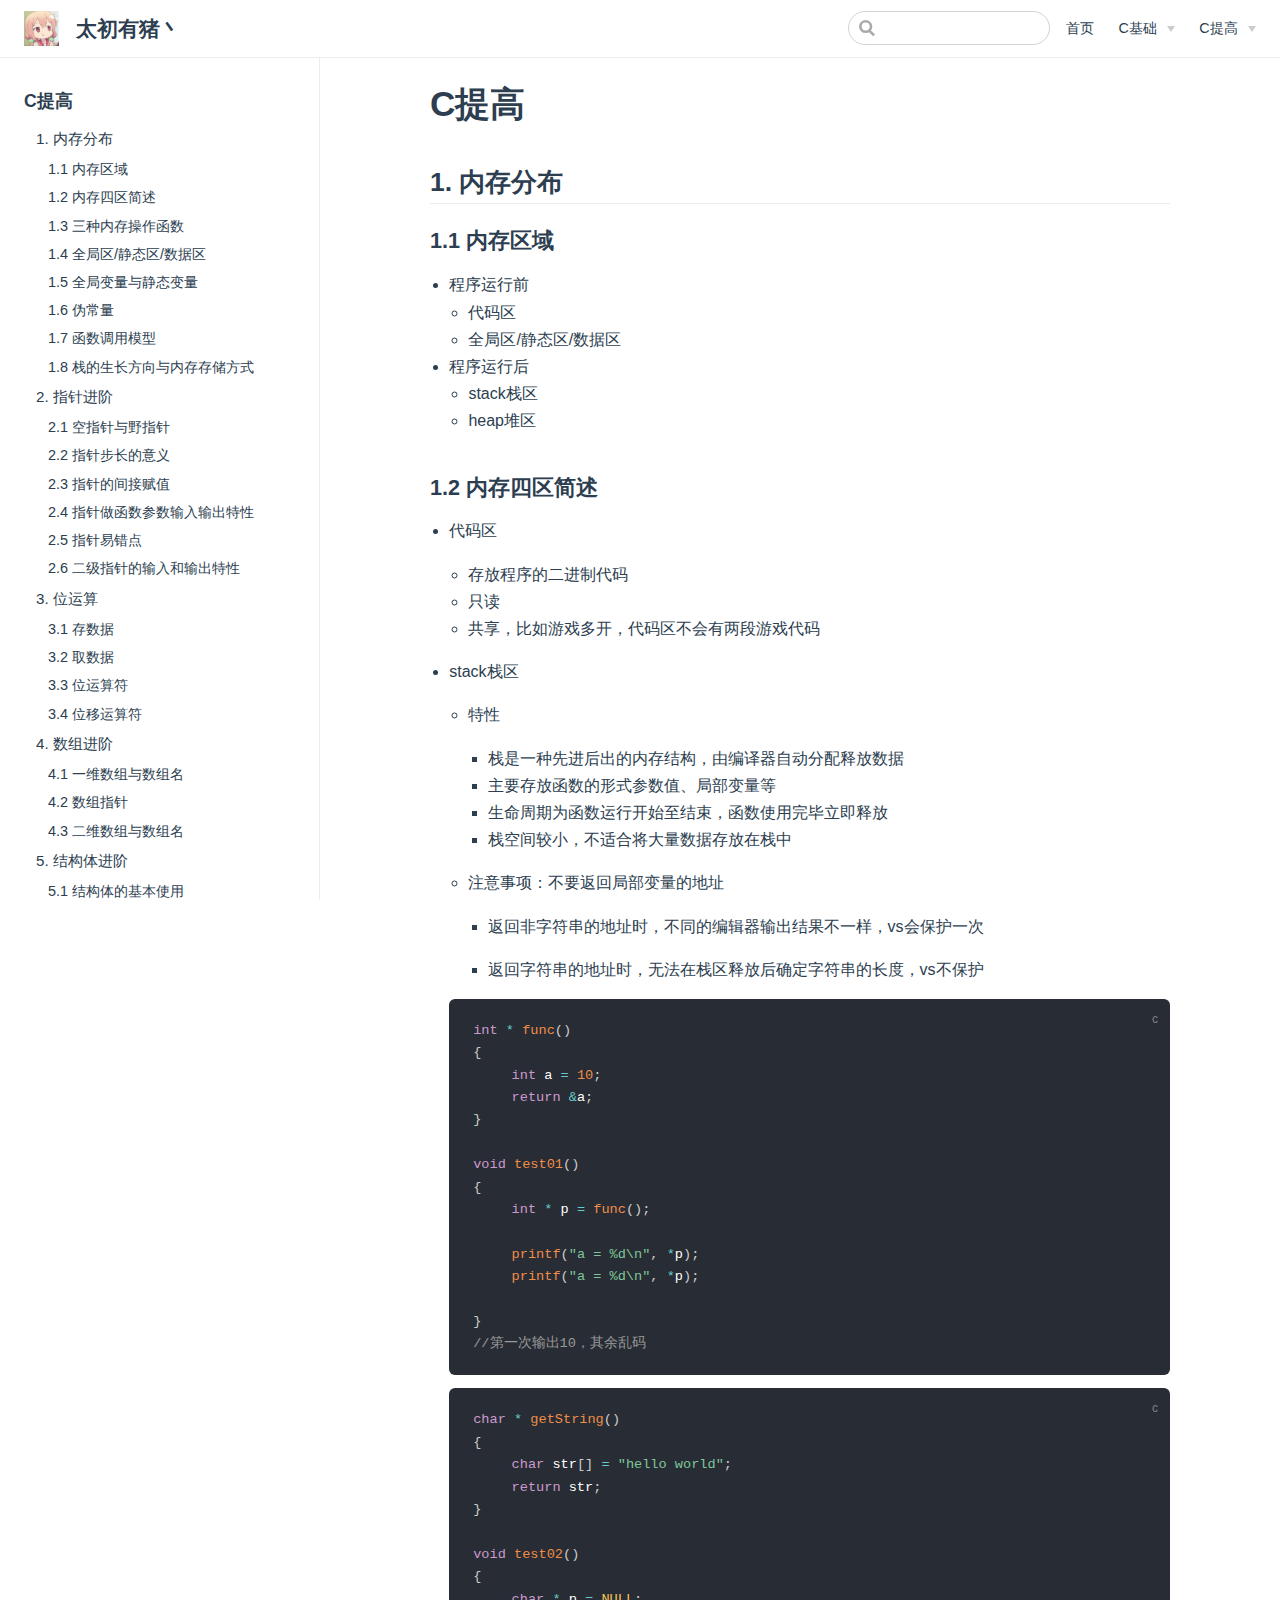
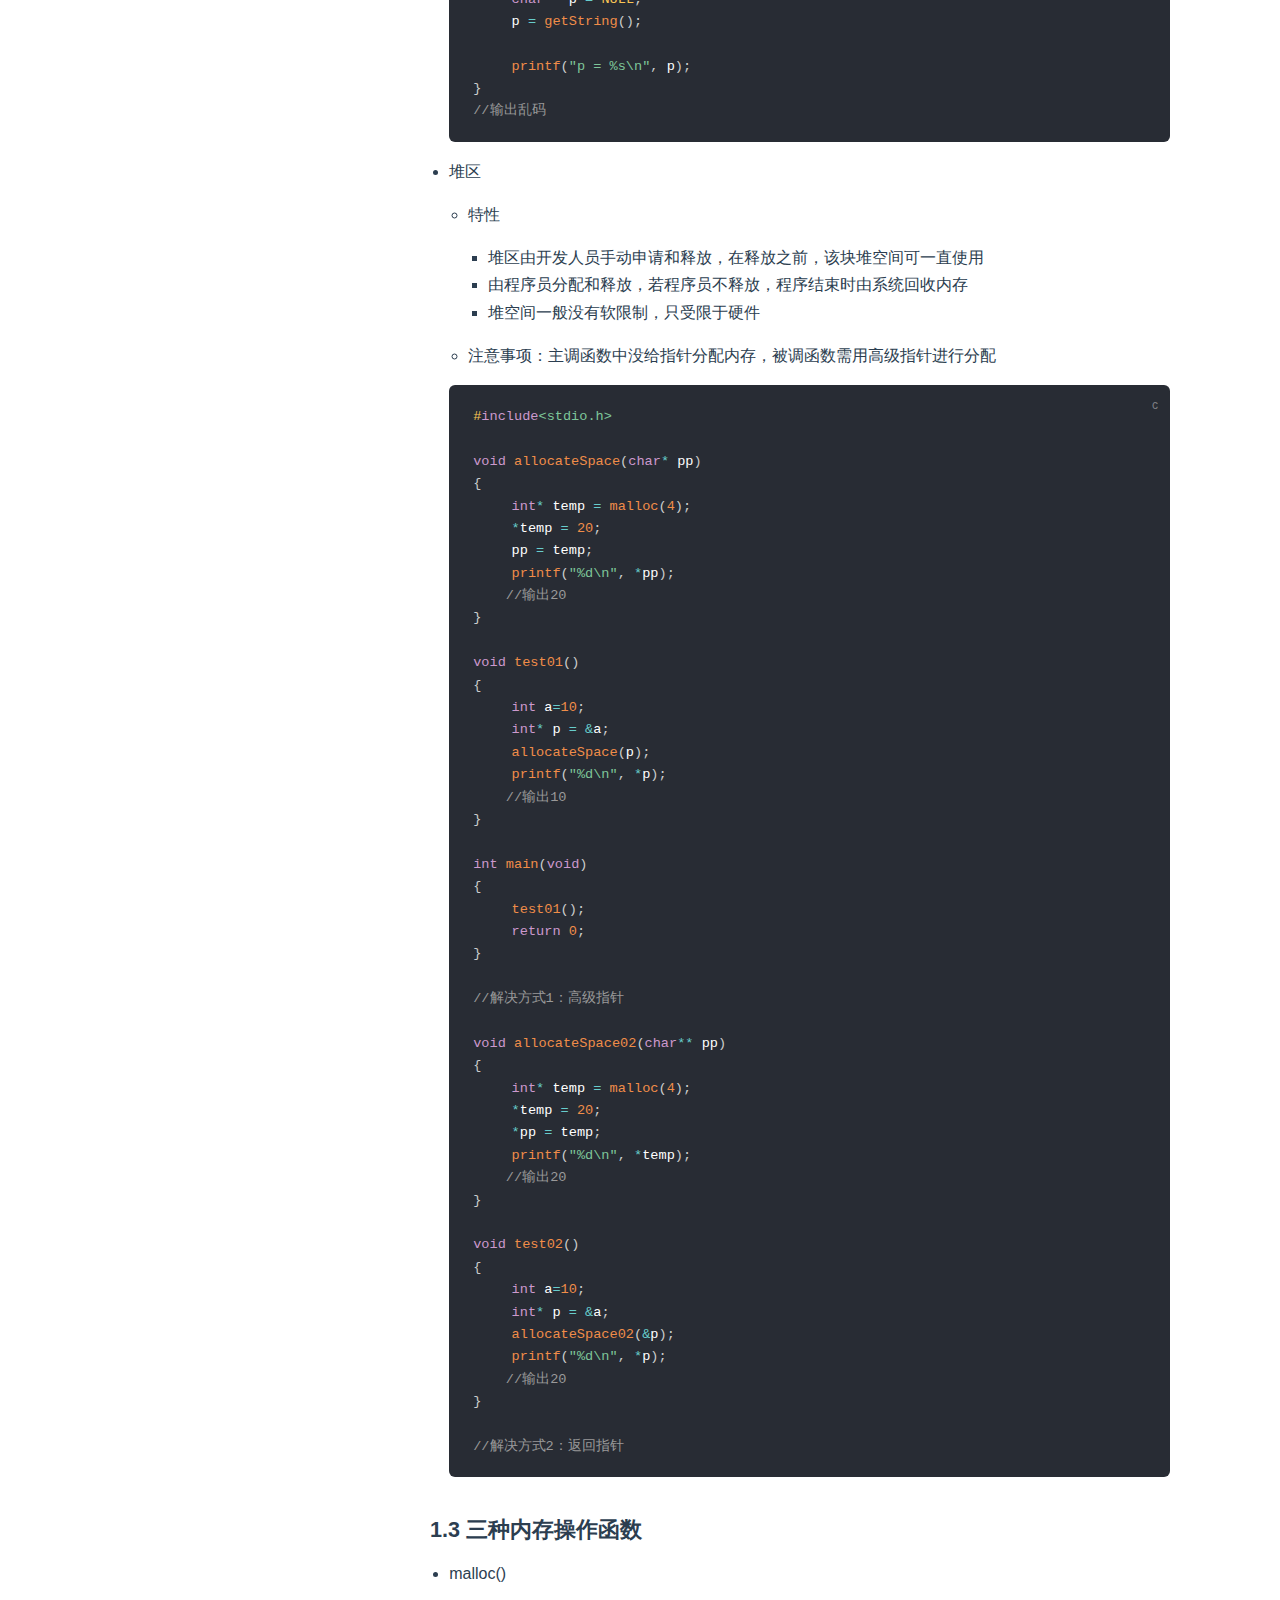
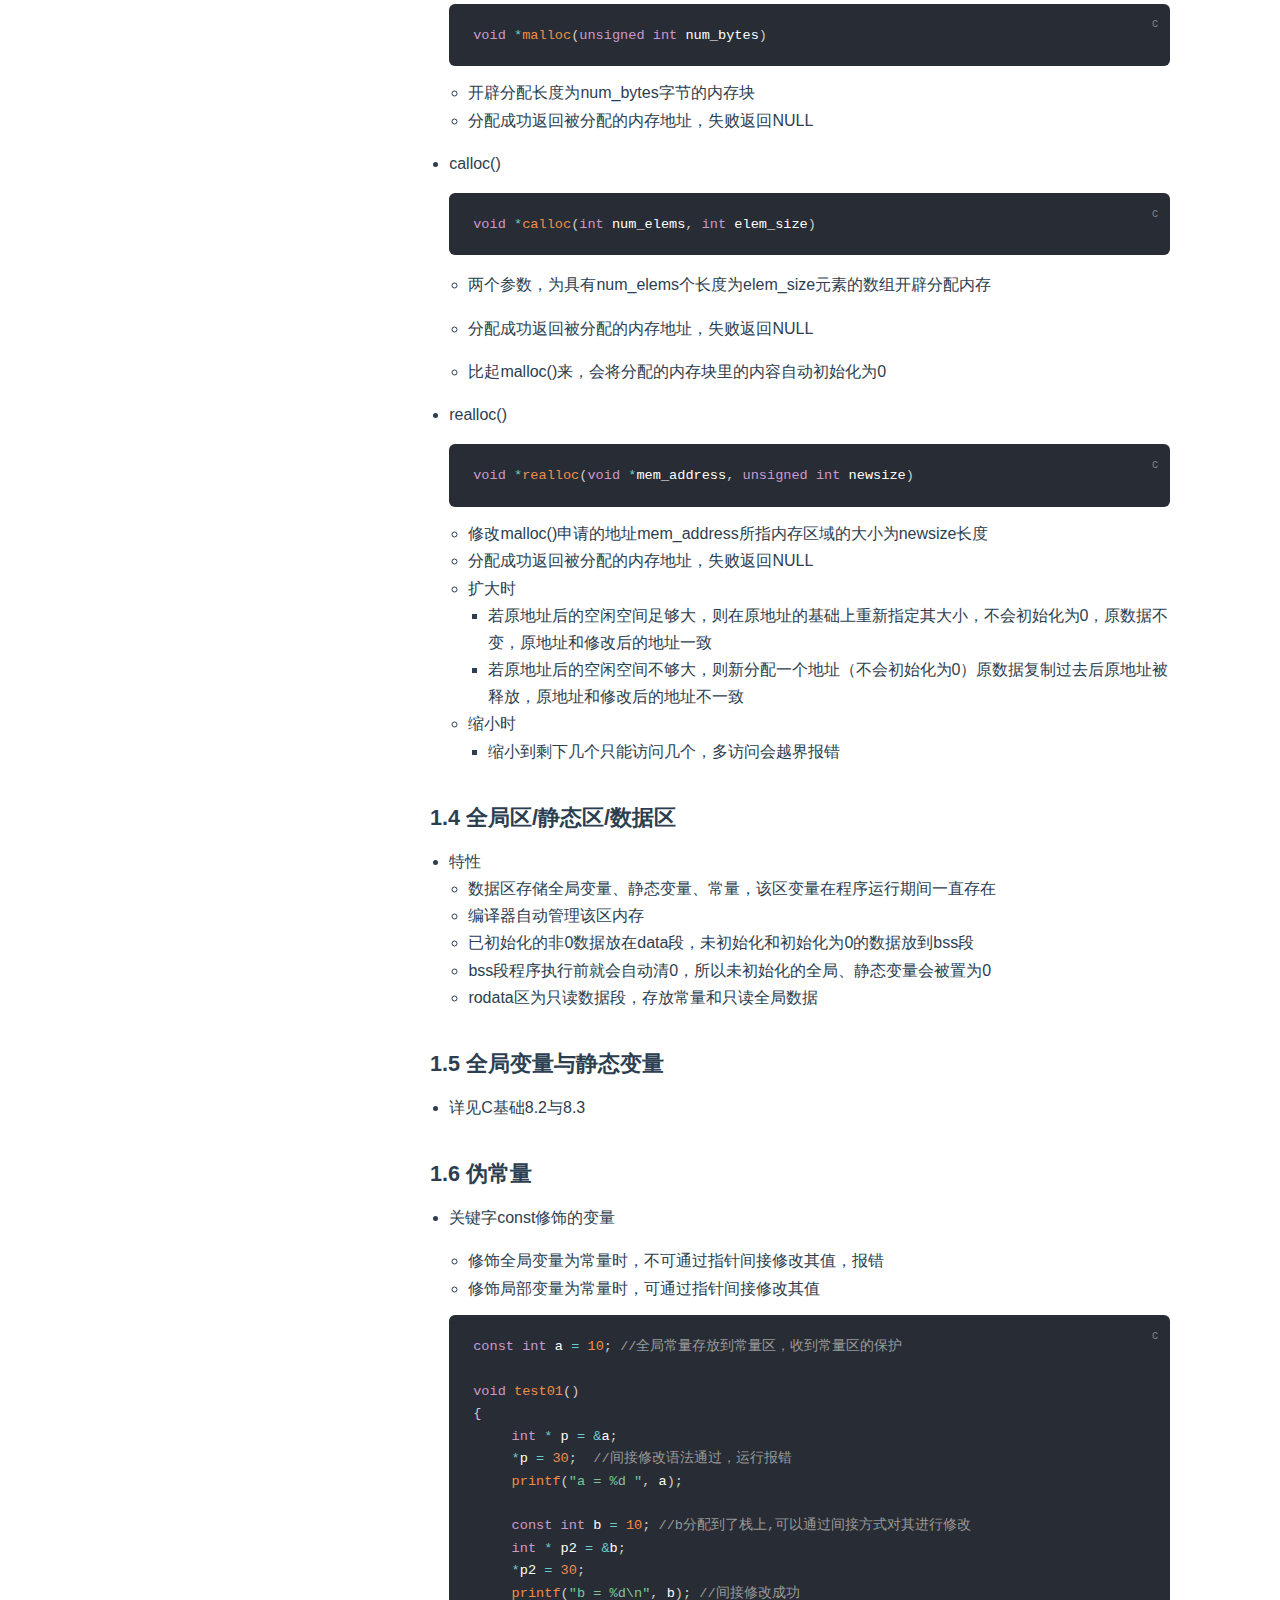
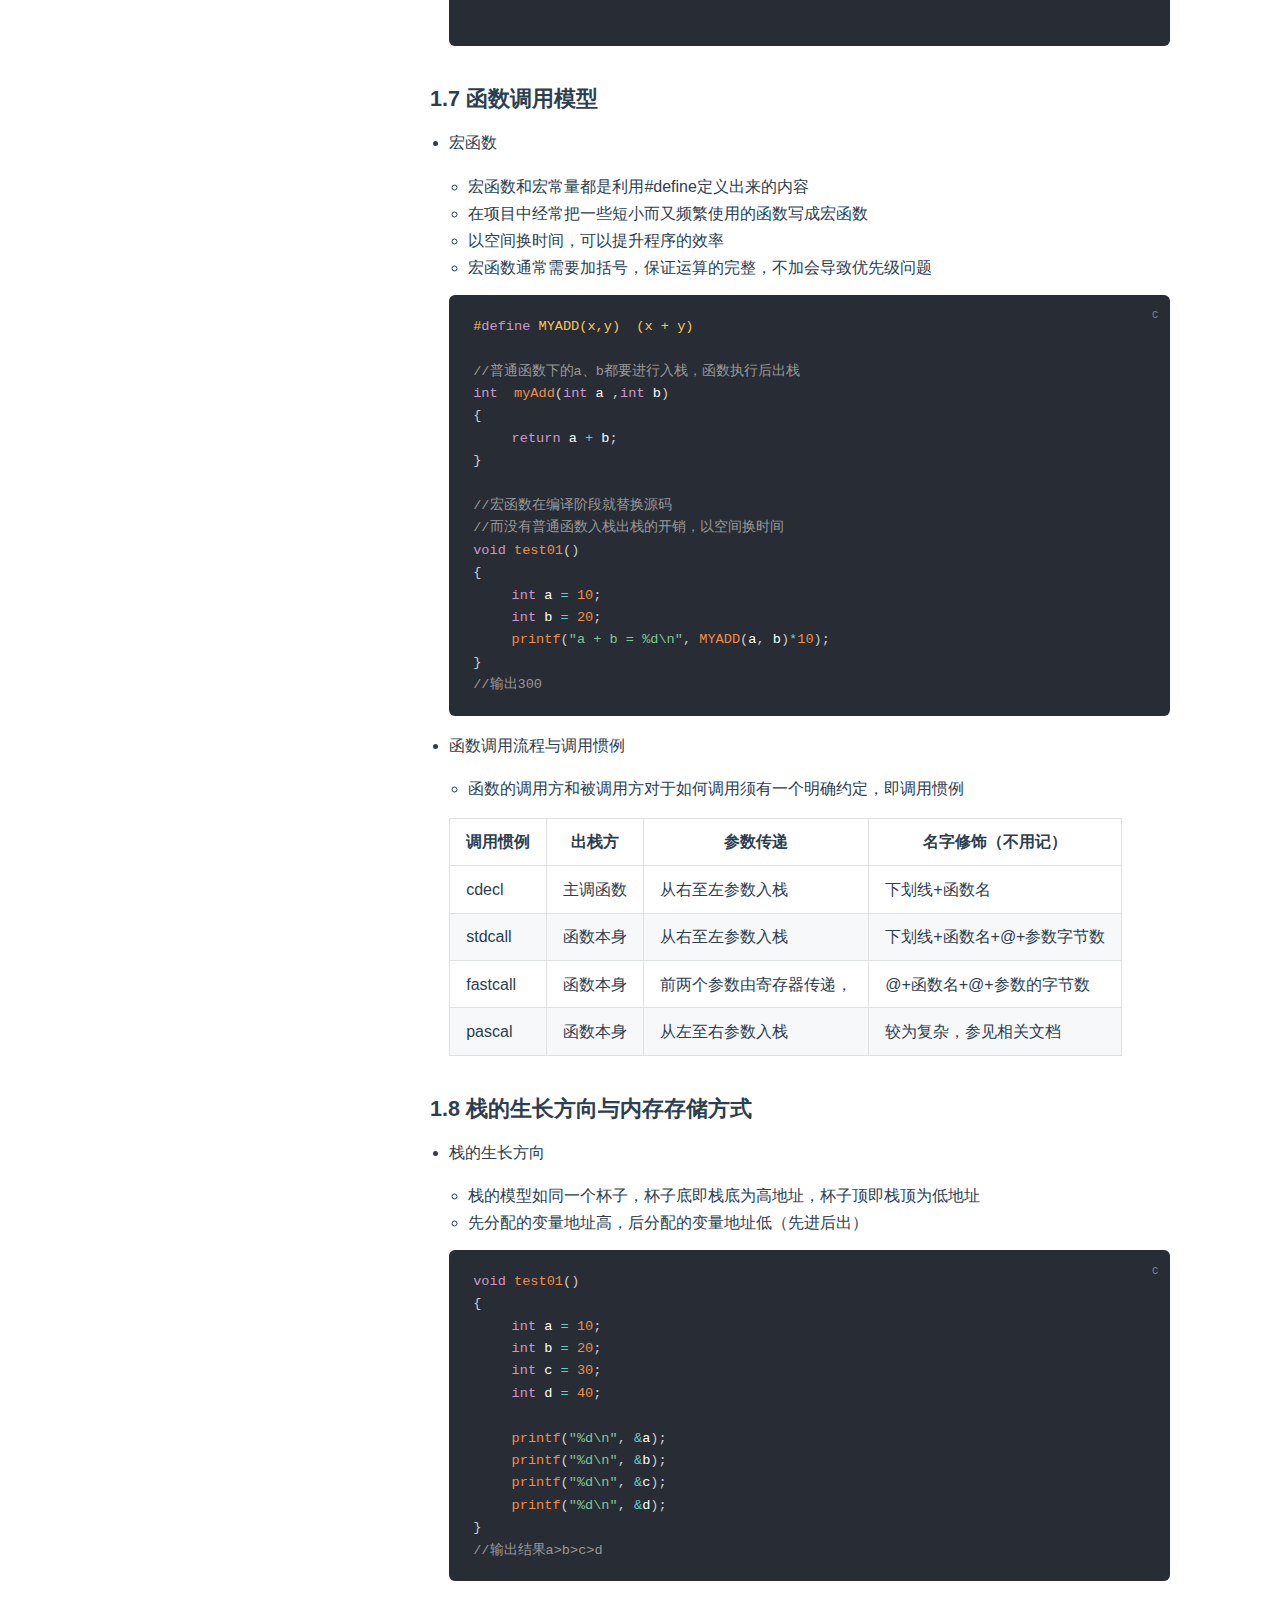
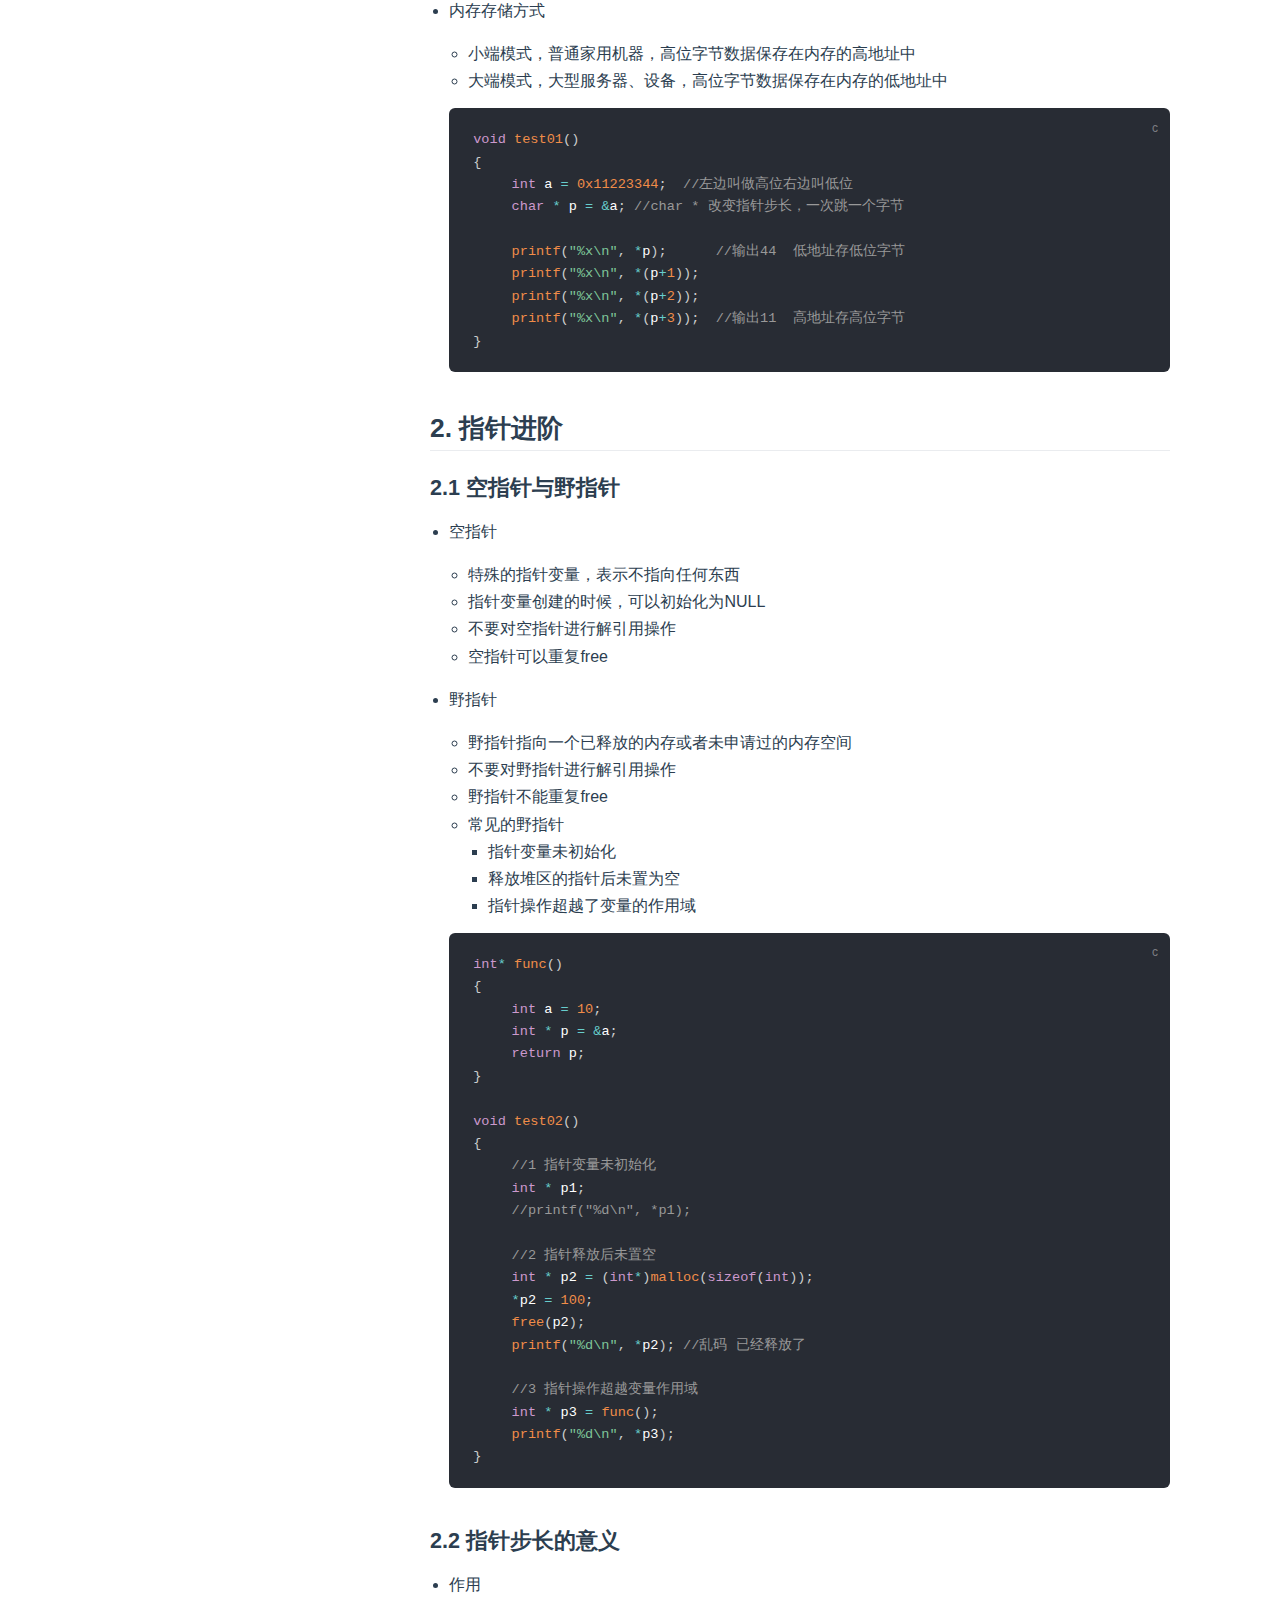
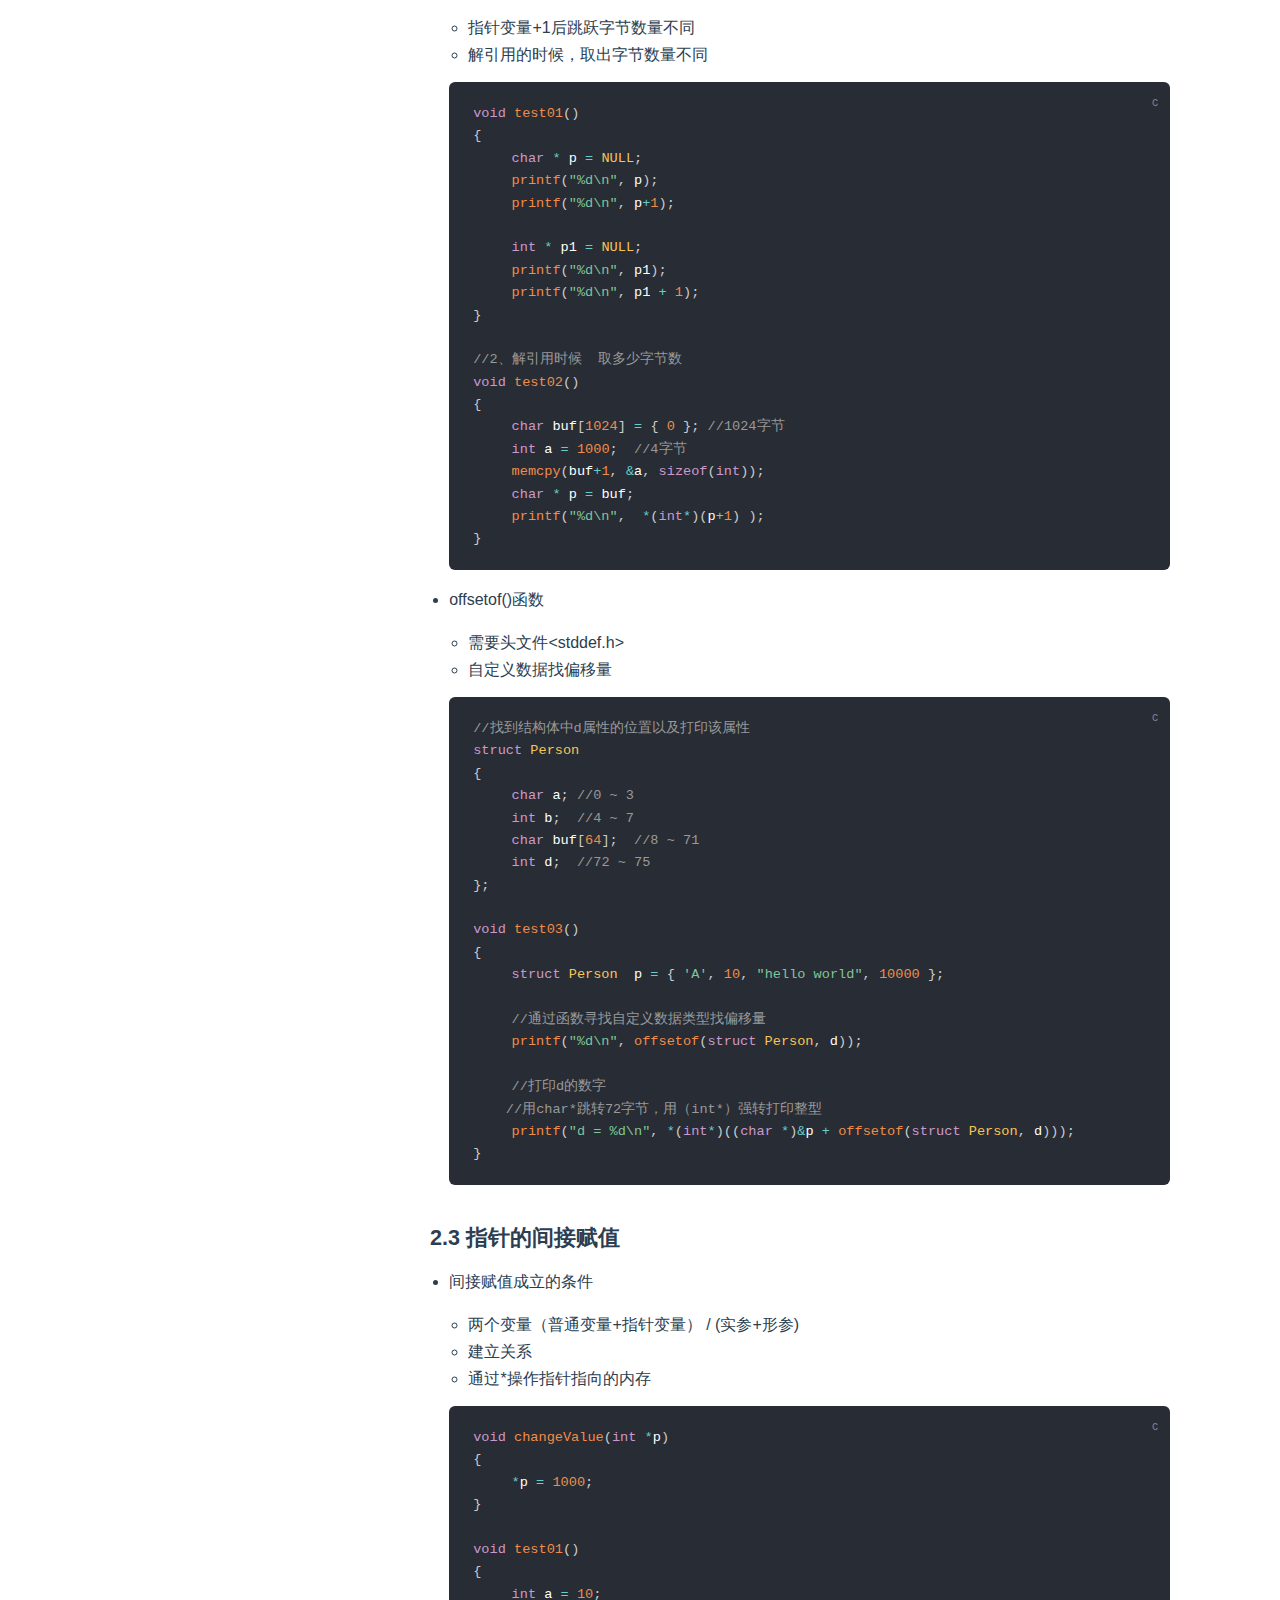
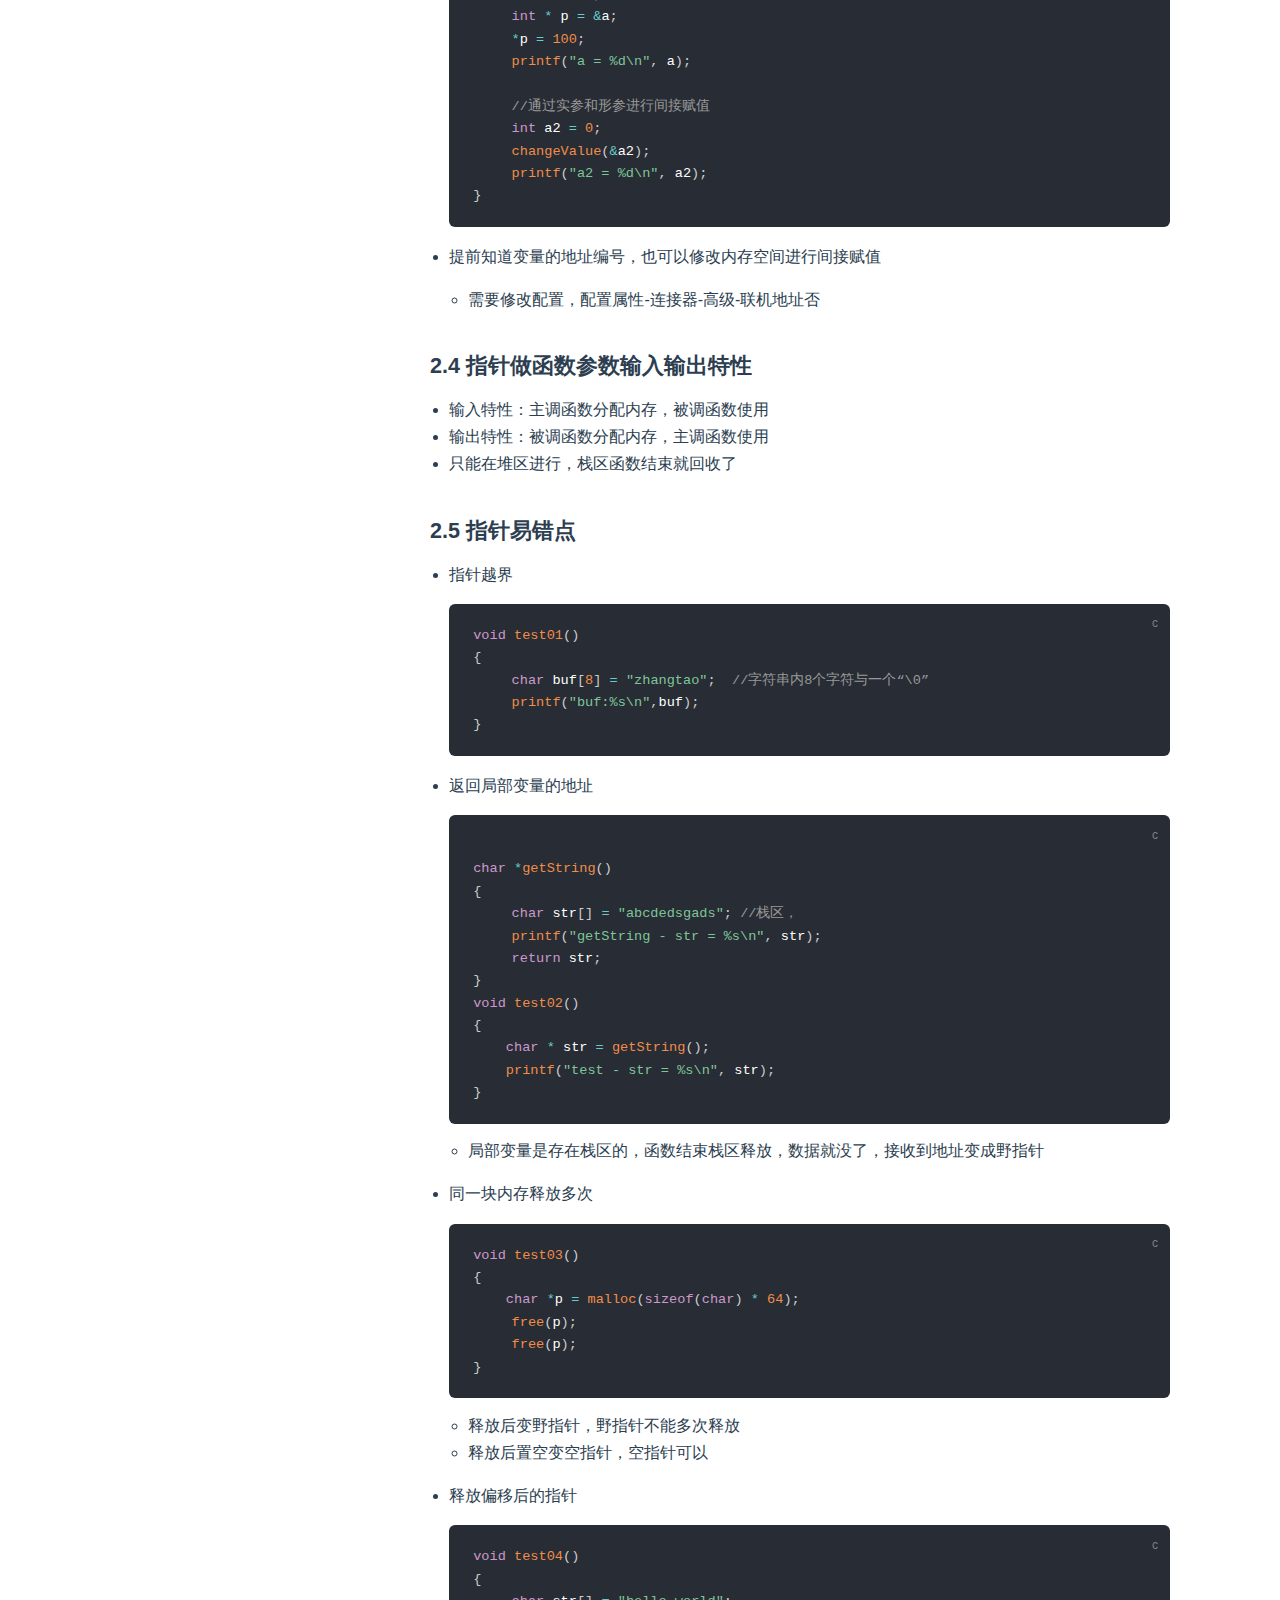
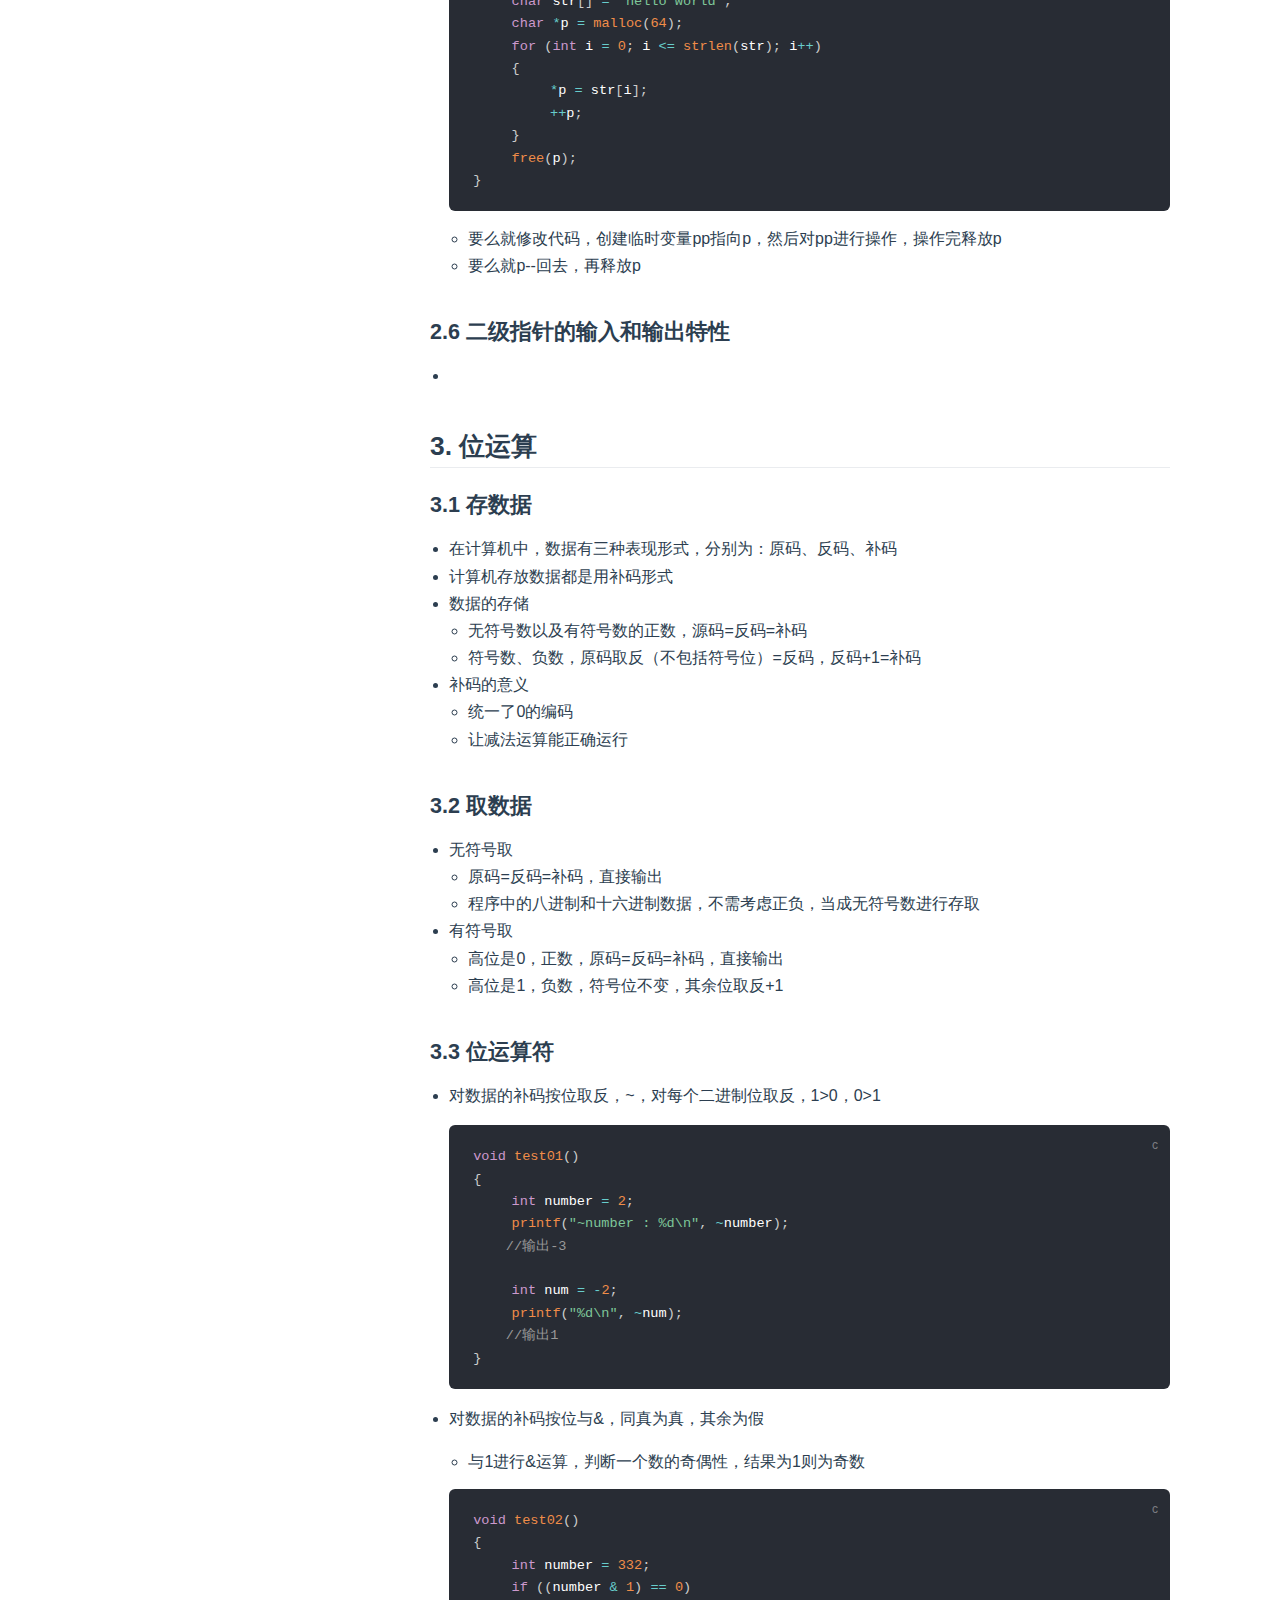
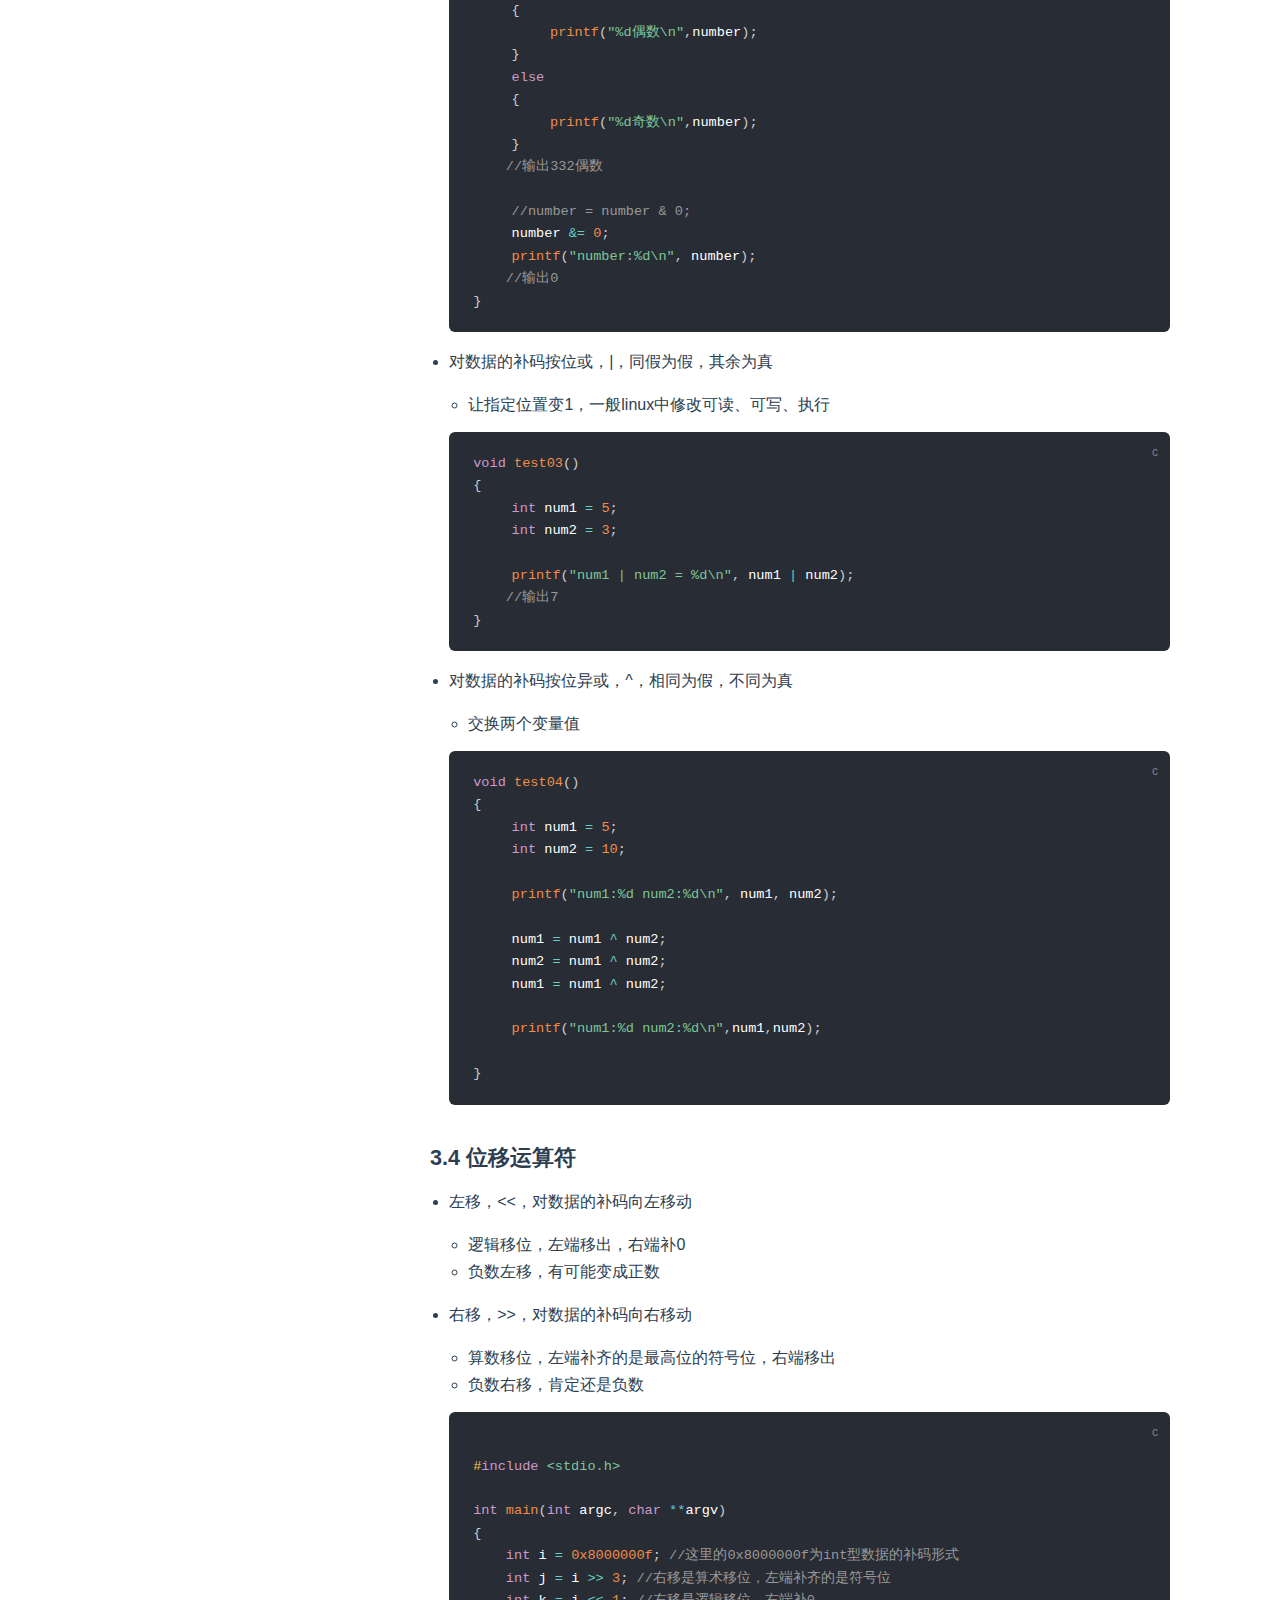
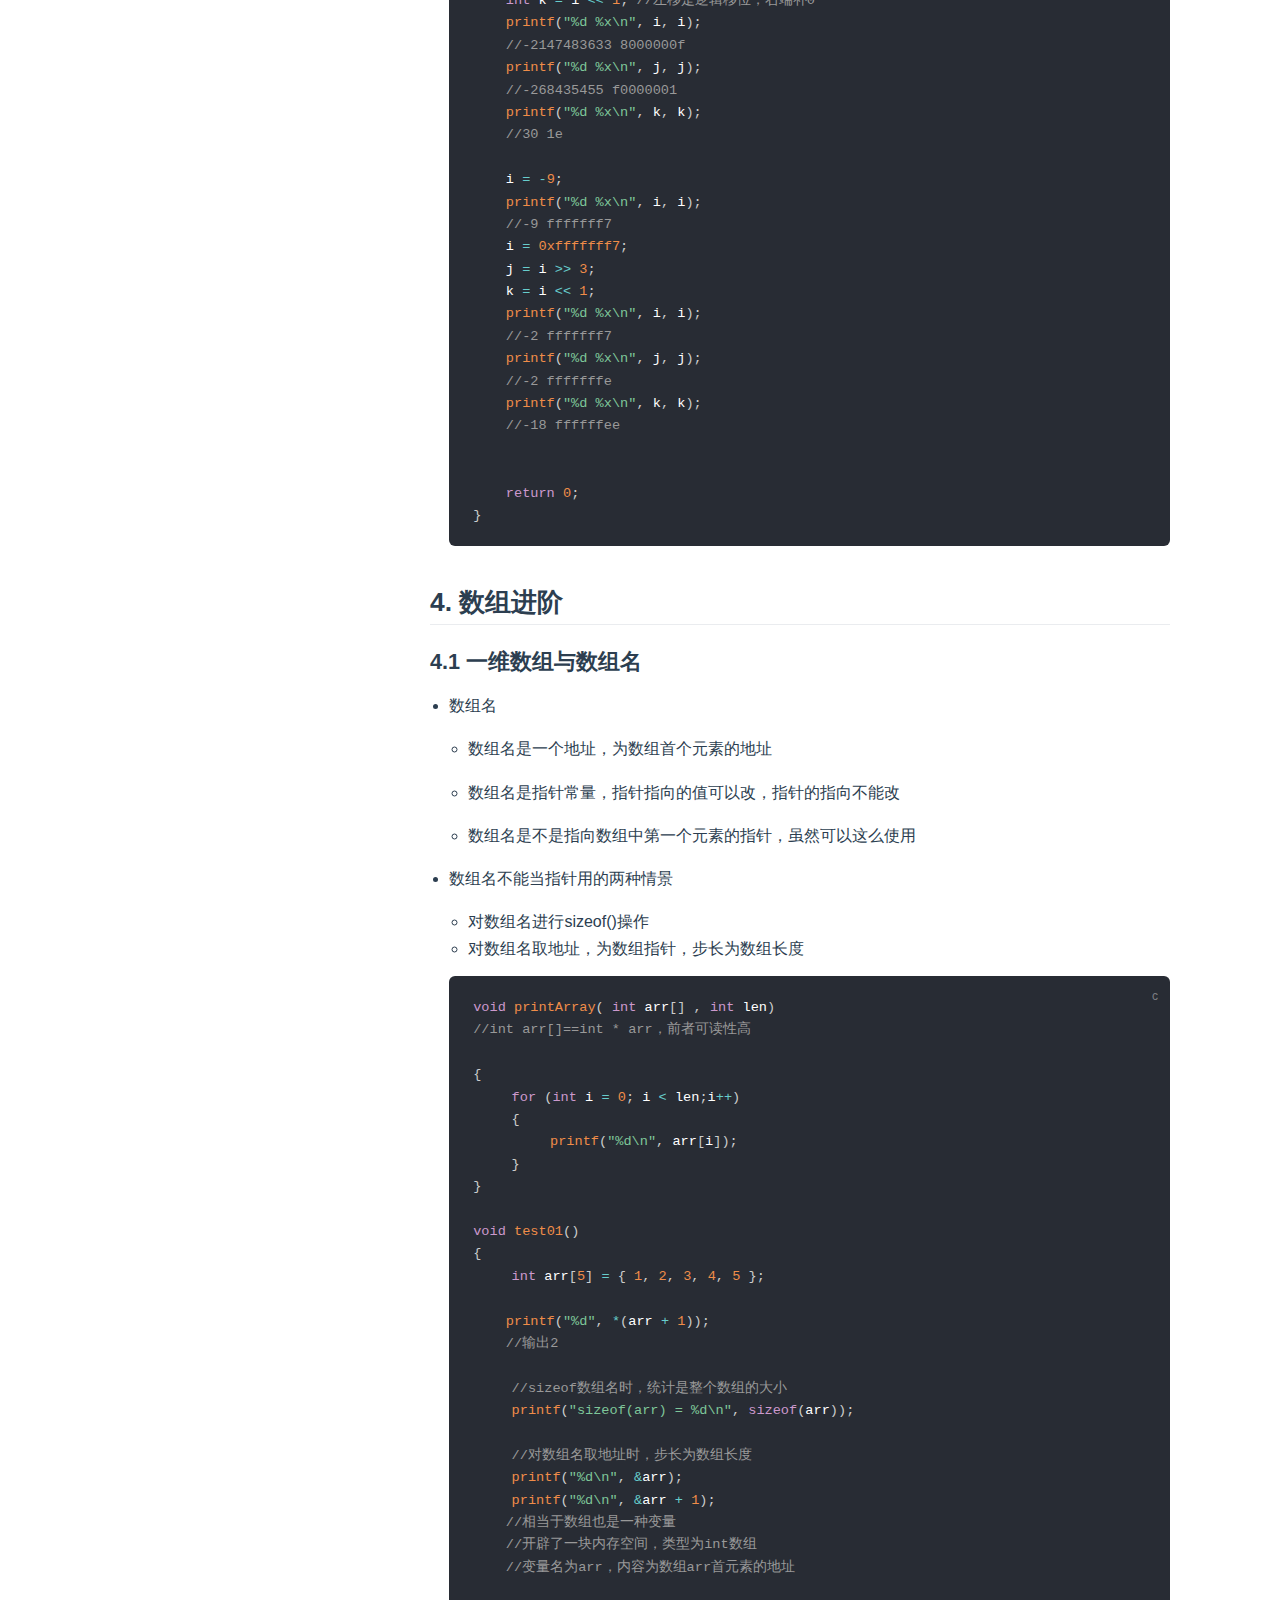
<file: Chigh/Chigh/C提高0615.html>
<!DOCTYPE html>
<html lang="en-US">
  <head>
    <meta charset="utf-8">
    <meta name="viewport" content="width=device-width,initial-scale=1">
    <title>C提高 | 太初有猪丶</title>
    <meta name="generator" content="VuePress 1.5.0">
    <link rel="icon" href="/qq1.jpg">
    <meta name="description" content="">
    <link rel="preload" href="/assets/css/0.styles.0812be81.css" as="style"><link rel="preload" href="/assets/js/app.21054e1e.js" as="script"><link rel="preload" href="/assets/js/2.331c82e1.js" as="script"><link rel="preload" href="/assets/js/7.b0b60adb.js" as="script"><link rel="prefetch" href="/assets/js/3.741d2244.js"><link rel="prefetch" href="/assets/js/4.3901bc35.js"><link rel="prefetch" href="/assets/js/5.d4b240f0.js"><link rel="prefetch" href="/assets/js/6.51a4035c.js"><link rel="prefetch" href="/assets/js/8.ae47c6e5.js"><link rel="prefetch" href="/assets/js/9.66ea9da6.js">
    <link rel="stylesheet" href="/assets/css/0.styles.0812be81.css">
  </head>
  <body>
    <div id="app" data-server-rendered="true"><div class="theme-container"><header class="navbar"><div class="sidebar-button"><svg xmlns="http://www.w3.org/2000/svg" aria-hidden="true" role="img" viewBox="0 0 448 512" class="icon"><path fill="currentColor" d="M436 124H12c-6.627 0-12-5.373-12-12V80c0-6.627 5.373-12 12-12h424c6.627 0 12 5.373 12 12v32c0 6.627-5.373 12-12 12zm0 160H12c-6.627 0-12-5.373-12-12v-32c0-6.627 5.373-12 12-12h424c6.627 0 12 5.373 12 12v32c0 6.627-5.373 12-12 12zm0 160H12c-6.627 0-12-5.373-12-12v-32c0-6.627 5.373-12 12-12h424c6.627 0 12 5.373 12 12v32c0 6.627-5.373 12-12 12z"></path></svg></div> <a href="/" class="home-link router-link-active"><img src="/qq1.jpg" alt="太初有猪丶" class="logo"> <span class="site-name can-hide">太初有猪丶</span></a> <div class="links"><div class="search-box"><input aria-label="Search" autocomplete="off" spellcheck="false" value=""> <!----></div> <nav class="nav-links can-hide"><div class="nav-item"><a href="/" class="nav-link">
  首页
</a></div><div class="nav-item"><div class="dropdown-wrapper"><button type="button" aria-label="C基础" class="dropdown-title"><span class="title">C基础</span> <span class="arrow right"></span></button> <ul class="nav-dropdown" style="display:none;"><li class="dropdown-item"><!----> <a href="/Cbasics/Cbasics1/C基础（上）.html" class="nav-link">
  C基础（上）
</a></li><li class="dropdown-item"><!----> <a href="/Cbasics/Cbasics2/C基础（下）.html" class="nav-link">
  C基础（下）
</a></li></ul></div></div><div class="nav-item"><div class="dropdown-wrapper"><button type="button" aria-label="C提高" class="dropdown-title"><span class="title">C提高</span> <span class="arrow right"></span></button> <ul class="nav-dropdown" style="display:none;"><li class="dropdown-item"><!----> <a href="/Chigh/Chigh/C提高0615.html" class="nav-link">
  C提高
</a></li><li class="dropdown-item"><!----> <a href="/Chigh/datastructure/数据结构0615.html" class="nav-link">
  数据结构
</a></li></ul></div></div> <!----></nav></div></header> <div class="sidebar-mask"></div> <aside class="sidebar"><nav class="nav-links"><div class="nav-item"><a href="/" class="nav-link">
  首页
</a></div><div class="nav-item"><div class="dropdown-wrapper"><button type="button" aria-label="C基础" class="dropdown-title"><span class="title">C基础</span> <span class="arrow right"></span></button> <ul class="nav-dropdown" style="display:none;"><li class="dropdown-item"><!----> <a href="/Cbasics/Cbasics1/C基础（上）.html" class="nav-link">
  C基础（上）
</a></li><li class="dropdown-item"><!----> <a href="/Cbasics/Cbasics2/C基础（下）.html" class="nav-link">
  C基础（下）
</a></li></ul></div></div><div class="nav-item"><div class="dropdown-wrapper"><button type="button" aria-label="C提高" class="dropdown-title"><span class="title">C提高</span> <span class="arrow right"></span></button> <ul class="nav-dropdown" style="display:none;"><li class="dropdown-item"><!----> <a href="/Chigh/Chigh/C提高0615.html" class="nav-link">
  C提高
</a></li><li class="dropdown-item"><!----> <a href="/Chigh/datastructure/数据结构0615.html" class="nav-link">
  数据结构
</a></li></ul></div></div> <!----></nav>  <ul class="sidebar-links"><li><section class="sidebar-group depth-0"><p class="sidebar-heading open"><span>C提高</span> <!----></p> <ul class="sidebar-links sidebar-group-items"><li><a href="/Chigh/Chigh/C%E6%8F%90%E9%AB%980615.html#_1-内存分布" class="sidebar-link">1. 内存分布</a><ul class="sidebar-sub-headers"><li class="sidebar-sub-header"><a href="/Chigh/Chigh/C%E6%8F%90%E9%AB%980615.html#_1-1-内存区域" class="sidebar-link">1.1 内存区域</a></li><li class="sidebar-sub-header"><a href="/Chigh/Chigh/C%E6%8F%90%E9%AB%980615.html#_1-2-内存四区简述" class="sidebar-link">1.2 内存四区简述</a></li><li class="sidebar-sub-header"><a href="/Chigh/Chigh/C%E6%8F%90%E9%AB%980615.html#_1-3-三种内存操作函数" class="sidebar-link">1.3 三种内存操作函数</a></li><li class="sidebar-sub-header"><a href="/Chigh/Chigh/C%E6%8F%90%E9%AB%980615.html#_1-4-全局区-静态区-数据区" class="sidebar-link">1.4 全局区/静态区/数据区</a></li><li class="sidebar-sub-header"><a href="/Chigh/Chigh/C%E6%8F%90%E9%AB%980615.html#_1-5-全局变量与静态变量" class="sidebar-link">1.5 全局变量与静态变量</a></li><li class="sidebar-sub-header"><a href="/Chigh/Chigh/C%E6%8F%90%E9%AB%980615.html#_1-6-伪常量" class="sidebar-link">1.6 伪常量</a></li><li class="sidebar-sub-header"><a href="/Chigh/Chigh/C%E6%8F%90%E9%AB%980615.html#_1-7-函数调用模型" class="sidebar-link">1.7 函数调用模型</a></li><li class="sidebar-sub-header"><a href="/Chigh/Chigh/C%E6%8F%90%E9%AB%980615.html#_1-8-栈的生长方向与内存存储方式" class="sidebar-link">1.8 栈的生长方向与内存存储方式</a></li></ul></li><li><a href="/Chigh/Chigh/C%E6%8F%90%E9%AB%980615.html#_2-指针进阶" class="sidebar-link">2. 指针进阶</a><ul class="sidebar-sub-headers"><li class="sidebar-sub-header"><a href="/Chigh/Chigh/C%E6%8F%90%E9%AB%980615.html#_2-1-空指针与野指针" class="sidebar-link">2.1 空指针与野指针</a></li><li class="sidebar-sub-header"><a href="/Chigh/Chigh/C%E6%8F%90%E9%AB%980615.html#_2-2-指针步长的意义" class="sidebar-link">2.2 指针步长的意义</a></li><li class="sidebar-sub-header"><a href="/Chigh/Chigh/C%E6%8F%90%E9%AB%980615.html#_2-3-指针的间接赋值" class="sidebar-link">2.3 指针的间接赋值</a></li><li class="sidebar-sub-header"><a href="/Chigh/Chigh/C%E6%8F%90%E9%AB%980615.html#_2-4-指针做函数参数输入输出特性" class="sidebar-link">2.4 指针做函数参数输入输出特性</a></li><li class="sidebar-sub-header"><a href="/Chigh/Chigh/C%E6%8F%90%E9%AB%980615.html#_2-5-指针易错点" class="sidebar-link">2.5 指针易错点</a></li><li class="sidebar-sub-header"><a href="/Chigh/Chigh/C%E6%8F%90%E9%AB%980615.html#_2-6-二级指针的输入和输出特性" class="sidebar-link">2.6 二级指针的输入和输出特性</a></li></ul></li><li><a href="/Chigh/Chigh/C%E6%8F%90%E9%AB%980615.html#_3-位运算" class="sidebar-link">3. 位运算</a><ul class="sidebar-sub-headers"><li class="sidebar-sub-header"><a href="/Chigh/Chigh/C%E6%8F%90%E9%AB%980615.html#_3-1-存数据" class="sidebar-link">3.1 存数据</a></li><li class="sidebar-sub-header"><a href="/Chigh/Chigh/C%E6%8F%90%E9%AB%980615.html#_3-2-取数据" class="sidebar-link">3.2 取数据</a></li><li class="sidebar-sub-header"><a href="/Chigh/Chigh/C%E6%8F%90%E9%AB%980615.html#_3-3-位运算符" class="sidebar-link">3.3 位运算符</a></li><li class="sidebar-sub-header"><a href="/Chigh/Chigh/C%E6%8F%90%E9%AB%980615.html#_3-4-位移运算符" class="sidebar-link">3.4 位移运算符</a></li></ul></li><li><a href="/Chigh/Chigh/C%E6%8F%90%E9%AB%980615.html#_4-数组进阶" class="sidebar-link">4. 数组进阶</a><ul class="sidebar-sub-headers"><li class="sidebar-sub-header"><a href="/Chigh/Chigh/C%E6%8F%90%E9%AB%980615.html#_4-1-一维数组与数组名" class="sidebar-link">4.1 一维数组与数组名</a></li><li class="sidebar-sub-header"><a href="/Chigh/Chigh/C%E6%8F%90%E9%AB%980615.html#_4-2-数组指针" class="sidebar-link">4.2 数组指针</a></li><li class="sidebar-sub-header"><a href="/Chigh/Chigh/C%E6%8F%90%E9%AB%980615.html#_4-3-二维数组与数组名" class="sidebar-link">4.3 二维数组与数组名</a></li></ul></li><li><a href="/Chigh/Chigh/C%E6%8F%90%E9%AB%980615.html#_5-结构体进阶" class="sidebar-link">5. 结构体进阶</a><ul class="sidebar-sub-headers"><li class="sidebar-sub-header"><a href="/Chigh/Chigh/C%E6%8F%90%E9%AB%980615.html#_5-1-结构体的基本使用" class="sidebar-link">5.1 结构体的基本使用</a></li><li class="sidebar-sub-header"><a href="/Chigh/Chigh/C%E6%8F%90%E9%AB%980615.html#_5-2-结构体赋值问题" class="sidebar-link">5.2 结构体赋值问题</a></li><li class="sidebar-sub-header"><a href="/Chigh/Chigh/C%E6%8F%90%E9%AB%980615.html#_5-3-结构体偏移" class="sidebar-link">5.3 结构体偏移</a></li></ul></li><li><a href="/Chigh/Chigh/C%E6%8F%90%E9%AB%980615.html#_6-文件操作" class="sidebar-link">6. 文件操作</a><ul class="sidebar-sub-headers"><li class="sidebar-sub-header"><a href="/Chigh/Chigh/C%E6%8F%90%E9%AB%980615.html#_6-1-文件的简述" class="sidebar-link">6.1 文件的简述</a></li><li class="sidebar-sub-header"><a href="/Chigh/Chigh/C%E6%8F%90%E9%AB%980615.html#_6-2-文件指针" class="sidebar-link">6.2 文件指针</a></li><li class="sidebar-sub-header"><a href="/Chigh/Chigh/C%E6%8F%90%E9%AB%980615.html#_6-3-文件的开关" class="sidebar-link">6.3 文件的开关</a></li><li class="sidebar-sub-header"><a href="/Chigh/Chigh/C%E6%8F%90%E9%AB%980615.html#_6-4-按字符、行读写" class="sidebar-link">6.4 按字符、行读写</a></li><li class="sidebar-sub-header"><a href="/Chigh/Chigh/C%E6%8F%90%E9%AB%980615.html#_6-5-按格式化、按块读写" class="sidebar-link">6.5 按格式化、按块读写</a></li><li class="sidebar-sub-header"><a href="/Chigh/Chigh/C%E6%8F%90%E9%AB%980615.html#_6-6-文件指针" class="sidebar-link">6.6 文件指针</a></li></ul></li><li><a href="/Chigh/Chigh/C%E6%8F%90%E9%AB%980615.html#_7-函数指针" class="sidebar-link">7. 函数指针</a><ul class="sidebar-sub-headers"><li class="sidebar-sub-header"><a href="/Chigh/Chigh/C%E6%8F%90%E9%AB%980615.html#_7-1-函数指针的定义" class="sidebar-link">7.1 函数指针的定义</a></li><li class="sidebar-sub-header"><a href="/Chigh/Chigh/C%E6%8F%90%E9%AB%980615.html#_7-2-函数指针数组" class="sidebar-link">7.2 函数指针数组</a></li><li class="sidebar-sub-header"><a href="/Chigh/Chigh/C%E6%8F%90%E9%AB%980615.html#_8-3-回调函数" class="sidebar-link">8.3 回调函数</a></li></ul></li></ul></section></li></ul> </aside> <main class="page"> <div class="theme-default-content content__default"><h1 id="c提高"><a href="#c提高" class="header-anchor">#</a> C提高</h1> <h2 id="_1-内存分布"><a href="#_1-内存分布" class="header-anchor">#</a> 1. 内存分布</h2> <h3 id="_1-1-内存区域"><a href="#_1-1-内存区域" class="header-anchor">#</a> 1.1 内存区域</h3> <ul><li>程序运行前
<ul><li>代码区</li> <li>全局区/静态区/数据区</li></ul></li> <li>程序运行后
<ul><li>stack栈区</li> <li>heap堆区</li></ul></li></ul> <h3 id="_1-2-内存四区简述"><a href="#_1-2-内存四区简述" class="header-anchor">#</a> 1.2 内存四区简述</h3> <ul><li><p>代码区</p> <ul><li>存放程序的二进制代码</li> <li>只读</li> <li>共享，比如游戏多开，代码区不会有两段游戏代码</li></ul></li> <li><p>stack栈区</p> <ul><li><p>特性</p> <ul><li>栈是一种先进后出的内存结构，由编译器自动分配释放数据</li> <li>主要存放函数的形式参数值、局部变量等</li> <li>生命周期为函数运行开始至结束，函数使用完毕立即释放</li> <li>栈空间较小，不适合将大量数据存放在栈中</li></ul></li> <li><p>注意事项：不要返回局部变量的地址</p> <ul><li><p>返回非字符串的地址时，不同的编辑器输出结果不一样，vs会保护一次</p></li> <li><p>返回字符串的地址时，无法在栈区释放后确定字符串的长度，vs不保护</p></li></ul></li></ul> <div class="language-c extra-class"><pre class="language-c"><code><span class="token keyword">int</span> <span class="token operator">*</span> <span class="token function">func</span><span class="token punctuation">(</span><span class="token punctuation">)</span>
<span class="token punctuation">{</span>
	<span class="token keyword">int</span> a <span class="token operator">=</span> <span class="token number">10</span><span class="token punctuation">;</span>
	<span class="token keyword">return</span> <span class="token operator">&amp;</span>a<span class="token punctuation">;</span>
<span class="token punctuation">}</span>

<span class="token keyword">void</span> <span class="token function">test01</span><span class="token punctuation">(</span><span class="token punctuation">)</span>
<span class="token punctuation">{</span>
	<span class="token keyword">int</span> <span class="token operator">*</span> p <span class="token operator">=</span> <span class="token function">func</span><span class="token punctuation">(</span><span class="token punctuation">)</span><span class="token punctuation">;</span>

	<span class="token function">printf</span><span class="token punctuation">(</span><span class="token string">&quot;a = %d\n&quot;</span><span class="token punctuation">,</span> <span class="token operator">*</span>p<span class="token punctuation">)</span><span class="token punctuation">;</span>
	<span class="token function">printf</span><span class="token punctuation">(</span><span class="token string">&quot;a = %d\n&quot;</span><span class="token punctuation">,</span> <span class="token operator">*</span>p<span class="token punctuation">)</span><span class="token punctuation">;</span> 

<span class="token punctuation">}</span>
<span class="token comment">//第一次输出10，其余乱码</span>
</code></pre></div><div class="language-c extra-class"><pre class="language-c"><code><span class="token keyword">char</span> <span class="token operator">*</span> <span class="token function">getString</span><span class="token punctuation">(</span><span class="token punctuation">)</span>
<span class="token punctuation">{</span>
	<span class="token keyword">char</span> str<span class="token punctuation">[</span><span class="token punctuation">]</span> <span class="token operator">=</span> <span class="token string">&quot;hello world&quot;</span><span class="token punctuation">;</span>
	<span class="token keyword">return</span> str<span class="token punctuation">;</span>
<span class="token punctuation">}</span>

<span class="token keyword">void</span> <span class="token function">test02</span><span class="token punctuation">(</span><span class="token punctuation">)</span>
<span class="token punctuation">{</span>
	<span class="token keyword">char</span> <span class="token operator">*</span> p <span class="token operator">=</span> <span class="token constant">NULL</span><span class="token punctuation">;</span>
	p <span class="token operator">=</span> <span class="token function">getString</span><span class="token punctuation">(</span><span class="token punctuation">)</span><span class="token punctuation">;</span>

	<span class="token function">printf</span><span class="token punctuation">(</span><span class="token string">&quot;p = %s\n&quot;</span><span class="token punctuation">,</span> p<span class="token punctuation">)</span><span class="token punctuation">;</span>
<span class="token punctuation">}</span>
<span class="token comment">//输出乱码</span>
</code></pre></div></li> <li><p>堆区</p> <ul><li><p>特性</p> <ul><li>堆区由开发人员手动申请和释放，在释放之前，该块堆空间可一直使用</li> <li>由程序员分配和释放，若程序员不释放，程序结束时由系统回收内存</li> <li>堆空间一般没有软限制，只受限于硬件</li></ul></li> <li><p>注意事项：主调函数中没给指针分配内存，被调函数需用高级指针进行分配</p></li></ul> <div class="language-c extra-class"><pre class="language-c"><code><span class="token macro property">#<span class="token directive keyword">include</span><span class="token string">&lt;stdio.h&gt;</span></span>

<span class="token keyword">void</span> <span class="token function">allocateSpace</span><span class="token punctuation">(</span><span class="token keyword">char</span><span class="token operator">*</span> pp<span class="token punctuation">)</span>
<span class="token punctuation">{</span>
	<span class="token keyword">int</span><span class="token operator">*</span> temp <span class="token operator">=</span> <span class="token function">malloc</span><span class="token punctuation">(</span><span class="token number">4</span><span class="token punctuation">)</span><span class="token punctuation">;</span>
	<span class="token operator">*</span>temp <span class="token operator">=</span> <span class="token number">20</span><span class="token punctuation">;</span>
	pp <span class="token operator">=</span> temp<span class="token punctuation">;</span>
	<span class="token function">printf</span><span class="token punctuation">(</span><span class="token string">&quot;%d\n&quot;</span><span class="token punctuation">,</span> <span class="token operator">*</span>pp<span class="token punctuation">)</span><span class="token punctuation">;</span>
    <span class="token comment">//输出20</span>
<span class="token punctuation">}</span>

<span class="token keyword">void</span> <span class="token function">test01</span><span class="token punctuation">(</span><span class="token punctuation">)</span>
<span class="token punctuation">{</span>
	<span class="token keyword">int</span> a<span class="token operator">=</span><span class="token number">10</span><span class="token punctuation">;</span>
	<span class="token keyword">int</span><span class="token operator">*</span> p <span class="token operator">=</span> <span class="token operator">&amp;</span>a<span class="token punctuation">;</span>
	<span class="token function">allocateSpace</span><span class="token punctuation">(</span>p<span class="token punctuation">)</span><span class="token punctuation">;</span>
	<span class="token function">printf</span><span class="token punctuation">(</span><span class="token string">&quot;%d\n&quot;</span><span class="token punctuation">,</span> <span class="token operator">*</span>p<span class="token punctuation">)</span><span class="token punctuation">;</span>
    <span class="token comment">//输出10</span>
<span class="token punctuation">}</span>

<span class="token keyword">int</span> <span class="token function">main</span><span class="token punctuation">(</span><span class="token keyword">void</span><span class="token punctuation">)</span>
<span class="token punctuation">{</span>
	<span class="token function">test01</span><span class="token punctuation">(</span><span class="token punctuation">)</span><span class="token punctuation">;</span>
	<span class="token keyword">return</span> <span class="token number">0</span><span class="token punctuation">;</span>
<span class="token punctuation">}</span>

<span class="token comment">//解决方式1：高级指针</span>

<span class="token keyword">void</span> <span class="token function">allocateSpace02</span><span class="token punctuation">(</span><span class="token keyword">char</span><span class="token operator">*</span><span class="token operator">*</span> pp<span class="token punctuation">)</span>
<span class="token punctuation">{</span>
	<span class="token keyword">int</span><span class="token operator">*</span> temp <span class="token operator">=</span> <span class="token function">malloc</span><span class="token punctuation">(</span><span class="token number">4</span><span class="token punctuation">)</span><span class="token punctuation">;</span>
	<span class="token operator">*</span>temp <span class="token operator">=</span> <span class="token number">20</span><span class="token punctuation">;</span>
	<span class="token operator">*</span>pp <span class="token operator">=</span> temp<span class="token punctuation">;</span>
	<span class="token function">printf</span><span class="token punctuation">(</span><span class="token string">&quot;%d\n&quot;</span><span class="token punctuation">,</span> <span class="token operator">*</span>temp<span class="token punctuation">)</span><span class="token punctuation">;</span>
    <span class="token comment">//输出20</span>
<span class="token punctuation">}</span>

<span class="token keyword">void</span> <span class="token function">test02</span><span class="token punctuation">(</span><span class="token punctuation">)</span>
<span class="token punctuation">{</span>
	<span class="token keyword">int</span> a<span class="token operator">=</span><span class="token number">10</span><span class="token punctuation">;</span>
	<span class="token keyword">int</span><span class="token operator">*</span> p <span class="token operator">=</span> <span class="token operator">&amp;</span>a<span class="token punctuation">;</span>
	<span class="token function">allocateSpace02</span><span class="token punctuation">(</span><span class="token operator">&amp;</span>p<span class="token punctuation">)</span><span class="token punctuation">;</span>
	<span class="token function">printf</span><span class="token punctuation">(</span><span class="token string">&quot;%d\n&quot;</span><span class="token punctuation">,</span> <span class="token operator">*</span>p<span class="token punctuation">)</span><span class="token punctuation">;</span>
    <span class="token comment">//输出20</span>
<span class="token punctuation">}</span>

<span class="token comment">//解决方式2：返回指针</span>
</code></pre></div></li></ul> <h3 id="_1-3-三种内存操作函数"><a href="#_1-3-三种内存操作函数" class="header-anchor">#</a> 1.3 三种内存操作函数</h3> <ul><li><p>malloc()</p> <div class="language-c extra-class"><pre class="language-c"><code><span class="token keyword">void</span> <span class="token operator">*</span><span class="token function">malloc</span><span class="token punctuation">(</span><span class="token keyword">unsigned</span> <span class="token keyword">int</span> num_bytes<span class="token punctuation">)</span>
</code></pre></div><ul><li>开辟分配长度为num_bytes字节的内存块</li> <li>分配成功返回被分配的内存地址，失败返回NULL</li></ul></li> <li><p>calloc()</p> <div class="language-c extra-class"><pre class="language-c"><code><span class="token keyword">void</span> <span class="token operator">*</span><span class="token function">calloc</span><span class="token punctuation">(</span><span class="token keyword">int</span> num_elems<span class="token punctuation">,</span> <span class="token keyword">int</span> elem_size<span class="token punctuation">)</span>
</code></pre></div><ul><li><p>两个参数，为具有num_elems个长度为elem_size元素的数组开辟分配内存</p></li> <li><p>分配成功返回被分配的内存地址，失败返回NULL</p></li> <li><p>比起malloc()来，会将分配的内存块里的内容自动初始化为0</p></li></ul></li> <li><p>realloc()</p> <div class="language-c extra-class"><pre class="language-c"><code><span class="token keyword">void</span> <span class="token operator">*</span><span class="token function">realloc</span><span class="token punctuation">(</span><span class="token keyword">void</span> <span class="token operator">*</span>mem_address<span class="token punctuation">,</span> <span class="token keyword">unsigned</span> <span class="token keyword">int</span> newsize<span class="token punctuation">)</span>
</code></pre></div><ul><li>修改malloc()申请的地址mem_address所指内存区域的大小为newsize长度</li> <li>分配成功返回被分配的内存地址，失败返回NULL</li> <li>扩大时
<ul><li>若原地址后的空闲空间足够大，则在原地址的基础上重新指定其大小，不会初始化为0，原数据不变，原地址和修改后的地址一致</li> <li>若原地址后的空闲空间不够大，则新分配一个地址（不会初始化为0）原数据复制过去后原地址被释放，原地址和修改后的地址不一致</li></ul></li> <li>缩小时
<ul><li>缩小到剩下几个只能访问几个，多访问会越界报错</li></ul></li></ul></li></ul> <h3 id="_1-4-全局区-静态区-数据区"><a href="#_1-4-全局区-静态区-数据区" class="header-anchor">#</a> 1.4 全局区/静态区/数据区</h3> <ul><li>特性
<ul><li>数据区存储全局变量、静态变量、常量，该区变量在程序运行期间一直存在</li> <li>编译器自动管理该区内存</li> <li>已初始化的非0数据放在data段，未初始化和初始化为0的数据放到bss段</li> <li>bss段程序执行前就会自动清0，所以未初始化的全局、静态变量会被置为0</li> <li>rodata区为只读数据段，存放常量和只读全局数据</li></ul></li></ul> <h3 id="_1-5-全局变量与静态变量"><a href="#_1-5-全局变量与静态变量" class="header-anchor">#</a> 1.5 全局变量与静态变量</h3> <ul><li>详见C基础8.2与8.3</li></ul> <h3 id="_1-6-伪常量"><a href="#_1-6-伪常量" class="header-anchor">#</a> 1.6 伪常量</h3> <ul><li><p>关键字const修饰的变量</p> <ul><li>修饰全局变量为常量时，不可通过指针间接修改其值，报错</li> <li>修饰局部变量为常量时，可通过指针间接修改其值</li></ul> <div class="language-c extra-class"><pre class="language-c"><code><span class="token keyword">const</span> <span class="token keyword">int</span> a <span class="token operator">=</span> <span class="token number">10</span><span class="token punctuation">;</span> <span class="token comment">//全局常量存放到常量区，收到常量区的保护</span>

<span class="token keyword">void</span> <span class="token function">test01</span><span class="token punctuation">(</span><span class="token punctuation">)</span>
<span class="token punctuation">{</span>
	<span class="token keyword">int</span> <span class="token operator">*</span> p <span class="token operator">=</span> <span class="token operator">&amp;</span>a<span class="token punctuation">;</span>
	<span class="token operator">*</span>p <span class="token operator">=</span> <span class="token number">30</span><span class="token punctuation">;</span>  <span class="token comment">//间接修改语法通过，运行报错</span>
	<span class="token function">printf</span><span class="token punctuation">(</span><span class="token string">&quot;a = %d &quot;</span><span class="token punctuation">,</span> a<span class="token punctuation">)</span><span class="token punctuation">;</span> 

	<span class="token keyword">const</span> <span class="token keyword">int</span> b <span class="token operator">=</span> <span class="token number">10</span><span class="token punctuation">;</span> <span class="token comment">//b分配到了栈上,可以通过间接方式对其进行修改</span>
	<span class="token keyword">int</span> <span class="token operator">*</span> p2 <span class="token operator">=</span> <span class="token operator">&amp;</span>b<span class="token punctuation">;</span>
	<span class="token operator">*</span>p2 <span class="token operator">=</span> <span class="token number">30</span><span class="token punctuation">;</span>
	<span class="token function">printf</span><span class="token punctuation">(</span><span class="token string">&quot;b = %d\n&quot;</span><span class="token punctuation">,</span> b<span class="token punctuation">)</span><span class="token punctuation">;</span> <span class="token comment">//间接修改成功</span>

</code></pre></div></li></ul> <h3 id="_1-7-函数调用模型"><a href="#_1-7-函数调用模型" class="header-anchor">#</a> 1.7 函数调用模型</h3> <ul><li><p>宏函数</p> <ul><li>宏函数和宏常量都是利用#define定义出来的内容</li> <li>在项目中经常把一些短小而又频繁使用的函数写成宏函数</li> <li>以空间换时间，可以提升程序的效率</li> <li>宏函数通常需要加括号，保证运算的完整，不加会导致优先级问题</li></ul> <div class="language-c extra-class"><pre class="language-c"><code><span class="token macro property">#<span class="token directive keyword">define</span> MYADD(x,y)  (x + y) </span>

<span class="token comment">//普通函数下的a、b都要进行入栈，函数执行后出栈</span>
<span class="token keyword">int</span>  <span class="token function">myAdd</span><span class="token punctuation">(</span><span class="token keyword">int</span> a <span class="token punctuation">,</span><span class="token keyword">int</span> b<span class="token punctuation">)</span>
<span class="token punctuation">{</span>
	<span class="token keyword">return</span> a <span class="token operator">+</span> b<span class="token punctuation">;</span>
<span class="token punctuation">}</span>

<span class="token comment">//宏函数在编译阶段就替换源码</span>
<span class="token comment">//而没有普通函数入栈出栈的开销，以空间换时间</span>
<span class="token keyword">void</span> <span class="token function">test01</span><span class="token punctuation">(</span><span class="token punctuation">)</span>
<span class="token punctuation">{</span>
	<span class="token keyword">int</span> a <span class="token operator">=</span> <span class="token number">10</span><span class="token punctuation">;</span>
	<span class="token keyword">int</span> b <span class="token operator">=</span> <span class="token number">20</span><span class="token punctuation">;</span>
	<span class="token function">printf</span><span class="token punctuation">(</span><span class="token string">&quot;a + b = %d\n&quot;</span><span class="token punctuation">,</span> <span class="token function">MYADD</span><span class="token punctuation">(</span>a<span class="token punctuation">,</span> b<span class="token punctuation">)</span><span class="token operator">*</span><span class="token number">10</span><span class="token punctuation">)</span><span class="token punctuation">;</span> 
<span class="token punctuation">}</span>
<span class="token comment">//输出300</span>
</code></pre></div></li> <li><p>函数调用流程与调用惯例</p> <ul><li>函数的调用方和被调用方对于如何调用须有一个明确约定，即调用惯例</li></ul> <table><thead><tr><th>调用惯例</th> <th>出栈方</th> <th>参数传递</th> <th>名字修饰（不用记）</th></tr></thead> <tbody><tr><td>cdecl</td> <td>主调函数</td> <td>从右至左参数入栈</td> <td>下划线+函数名</td></tr> <tr><td>stdcall</td> <td>函数本身</td> <td>从右至左参数入栈</td> <td>下划线+函数名+@+参数字节数</td></tr> <tr><td>fastcall</td> <td>函数本身</td> <td>前两个参数由寄存器传递，</td> <td>@+函数名+@+参数的字节数</td></tr> <tr><td>pascal</td> <td>函数本身</td> <td>从左至右参数入栈</td> <td>较为复杂，参见相关文档</td></tr></tbody></table></li></ul> <h3 id="_1-8-栈的生长方向与内存存储方式"><a href="#_1-8-栈的生长方向与内存存储方式" class="header-anchor">#</a> 1.8 栈的生长方向与内存存储方式</h3> <ul><li><p>栈的生长方向</p> <ul><li>栈的模型如同一个杯子，杯子底即栈底为高地址，杯子顶即栈顶为低地址</li> <li>先分配的变量地址高，后分配的变量地址低（先进后出）</li></ul> <div class="language-c extra-class"><pre class="language-c"><code><span class="token keyword">void</span> <span class="token function">test01</span><span class="token punctuation">(</span><span class="token punctuation">)</span>
<span class="token punctuation">{</span>
	<span class="token keyword">int</span> a <span class="token operator">=</span> <span class="token number">10</span><span class="token punctuation">;</span>
	<span class="token keyword">int</span> b <span class="token operator">=</span> <span class="token number">20</span><span class="token punctuation">;</span>
	<span class="token keyword">int</span> c <span class="token operator">=</span> <span class="token number">30</span><span class="token punctuation">;</span>
	<span class="token keyword">int</span> d <span class="token operator">=</span> <span class="token number">40</span><span class="token punctuation">;</span>

	<span class="token function">printf</span><span class="token punctuation">(</span><span class="token string">&quot;%d\n&quot;</span><span class="token punctuation">,</span> <span class="token operator">&amp;</span>a<span class="token punctuation">)</span><span class="token punctuation">;</span> 
	<span class="token function">printf</span><span class="token punctuation">(</span><span class="token string">&quot;%d\n&quot;</span><span class="token punctuation">,</span> <span class="token operator">&amp;</span>b<span class="token punctuation">)</span><span class="token punctuation">;</span>
	<span class="token function">printf</span><span class="token punctuation">(</span><span class="token string">&quot;%d\n&quot;</span><span class="token punctuation">,</span> <span class="token operator">&amp;</span>c<span class="token punctuation">)</span><span class="token punctuation">;</span>
	<span class="token function">printf</span><span class="token punctuation">(</span><span class="token string">&quot;%d\n&quot;</span><span class="token punctuation">,</span> <span class="token operator">&amp;</span>d<span class="token punctuation">)</span><span class="token punctuation">;</span>
<span class="token punctuation">}</span>
<span class="token comment">//输出结果a&gt;b&gt;c&gt;d</span>
</code></pre></div></li> <li><p>内存存储方式</p> <ul><li>小端模式，普通家用机器，高位字节数据保存在内存的高地址中</li> <li>大端模式，大型服务器、设备，高位字节数据保存在内存的低地址中</li></ul> <div class="language-c extra-class"><pre class="language-c"><code><span class="token keyword">void</span> <span class="token function">test01</span><span class="token punctuation">(</span><span class="token punctuation">)</span>
<span class="token punctuation">{</span>
	<span class="token keyword">int</span> a <span class="token operator">=</span> <span class="token number">0x11223344</span><span class="token punctuation">;</span>  <span class="token comment">//左边叫做高位右边叫低位</span>
	<span class="token keyword">char</span> <span class="token operator">*</span> p <span class="token operator">=</span> <span class="token operator">&amp;</span>a<span class="token punctuation">;</span> <span class="token comment">//char * 改变指针步长，一次跳一个字节 </span>

	<span class="token function">printf</span><span class="token punctuation">(</span><span class="token string">&quot;%x\n&quot;</span><span class="token punctuation">,</span> <span class="token operator">*</span>p<span class="token punctuation">)</span><span class="token punctuation">;</span>      <span class="token comment">//输出44  低地址存低位字节</span>
	<span class="token function">printf</span><span class="token punctuation">(</span><span class="token string">&quot;%x\n&quot;</span><span class="token punctuation">,</span> <span class="token operator">*</span><span class="token punctuation">(</span>p<span class="token operator">+</span><span class="token number">1</span><span class="token punctuation">)</span><span class="token punctuation">)</span><span class="token punctuation">;</span>
	<span class="token function">printf</span><span class="token punctuation">(</span><span class="token string">&quot;%x\n&quot;</span><span class="token punctuation">,</span> <span class="token operator">*</span><span class="token punctuation">(</span>p<span class="token operator">+</span><span class="token number">2</span><span class="token punctuation">)</span><span class="token punctuation">)</span><span class="token punctuation">;</span>
	<span class="token function">printf</span><span class="token punctuation">(</span><span class="token string">&quot;%x\n&quot;</span><span class="token punctuation">,</span> <span class="token operator">*</span><span class="token punctuation">(</span>p<span class="token operator">+</span><span class="token number">3</span><span class="token punctuation">)</span><span class="token punctuation">)</span><span class="token punctuation">;</span>  <span class="token comment">//输出11  高地址存高位字节</span>
<span class="token punctuation">}</span>
</code></pre></div></li></ul> <h2 id="_2-指针进阶"><a href="#_2-指针进阶" class="header-anchor">#</a> 2. 指针进阶</h2> <h3 id="_2-1-空指针与野指针"><a href="#_2-1-空指针与野指针" class="header-anchor">#</a> 2.1 空指针与野指针</h3> <ul><li><p>空指针</p> <ul><li>特殊的指针变量，表示不指向任何东西</li> <li>指针变量创建的时候，可以初始化为NULL</li> <li>不要对空指针进行解引用操作</li> <li>空指针可以重复free</li></ul></li> <li><p>野指针</p> <ul><li>野指针指向一个已释放的内存或者未申请过的内存空间</li> <li>不要对野指针进行解引用操作</li> <li>野指针不能重复free</li> <li>常见的野指针
<ul><li>指针变量未初始化</li> <li>释放堆区的指针后未置为空</li> <li>指针操作超越了变量的作用域</li></ul></li></ul> <div class="language-c extra-class"><pre class="language-c"><code><span class="token keyword">int</span><span class="token operator">*</span> <span class="token function">func</span><span class="token punctuation">(</span><span class="token punctuation">)</span>
<span class="token punctuation">{</span>
	<span class="token keyword">int</span> a <span class="token operator">=</span> <span class="token number">10</span><span class="token punctuation">;</span> 
	<span class="token keyword">int</span> <span class="token operator">*</span> p <span class="token operator">=</span> <span class="token operator">&amp;</span>a<span class="token punctuation">;</span> 
	<span class="token keyword">return</span> p<span class="token punctuation">;</span>
<span class="token punctuation">}</span>

<span class="token keyword">void</span> <span class="token function">test02</span><span class="token punctuation">(</span><span class="token punctuation">)</span>
<span class="token punctuation">{</span>
	<span class="token comment">//1 指针变量未初始化</span>
	<span class="token keyword">int</span> <span class="token operator">*</span> p1<span class="token punctuation">;</span>
	<span class="token comment">//printf(&quot;%d\n&quot;, *p1);</span>

	<span class="token comment">//2 指针释放后未置空</span>
	<span class="token keyword">int</span> <span class="token operator">*</span> p2 <span class="token operator">=</span> <span class="token punctuation">(</span><span class="token keyword">int</span><span class="token operator">*</span><span class="token punctuation">)</span><span class="token function">malloc</span><span class="token punctuation">(</span><span class="token keyword">sizeof</span><span class="token punctuation">(</span><span class="token keyword">int</span><span class="token punctuation">)</span><span class="token punctuation">)</span><span class="token punctuation">;</span>
	<span class="token operator">*</span>p2 <span class="token operator">=</span> <span class="token number">100</span><span class="token punctuation">;</span>
	<span class="token function">free</span><span class="token punctuation">(</span>p2<span class="token punctuation">)</span><span class="token punctuation">;</span>
	<span class="token function">printf</span><span class="token punctuation">(</span><span class="token string">&quot;%d\n&quot;</span><span class="token punctuation">,</span> <span class="token operator">*</span>p2<span class="token punctuation">)</span><span class="token punctuation">;</span> <span class="token comment">//乱码 已经释放了</span>

	<span class="token comment">//3 指针操作超越变量作用域</span>
	<span class="token keyword">int</span> <span class="token operator">*</span> p3 <span class="token operator">=</span> <span class="token function">func</span><span class="token punctuation">(</span><span class="token punctuation">)</span><span class="token punctuation">;</span>
	<span class="token function">printf</span><span class="token punctuation">(</span><span class="token string">&quot;%d\n&quot;</span><span class="token punctuation">,</span> <span class="token operator">*</span>p3<span class="token punctuation">)</span><span class="token punctuation">;</span>
<span class="token punctuation">}</span>
</code></pre></div></li></ul> <h3 id="_2-2-指针步长的意义"><a href="#_2-2-指针步长的意义" class="header-anchor">#</a> 2.2 指针步长的意义</h3> <ul><li><p>作用</p> <ul><li>指针变量+1后跳跃字节数量不同</li> <li>解引用的时候，取出字节数量不同</li></ul> <div class="language-c extra-class"><pre class="language-c"><code><span class="token keyword">void</span> <span class="token function">test01</span><span class="token punctuation">(</span><span class="token punctuation">)</span>
<span class="token punctuation">{</span>
	<span class="token keyword">char</span> <span class="token operator">*</span> p <span class="token operator">=</span> <span class="token constant">NULL</span><span class="token punctuation">;</span>
	<span class="token function">printf</span><span class="token punctuation">(</span><span class="token string">&quot;%d\n&quot;</span><span class="token punctuation">,</span> p<span class="token punctuation">)</span><span class="token punctuation">;</span>
	<span class="token function">printf</span><span class="token punctuation">(</span><span class="token string">&quot;%d\n&quot;</span><span class="token punctuation">,</span> p<span class="token operator">+</span><span class="token number">1</span><span class="token punctuation">)</span><span class="token punctuation">;</span>

	<span class="token keyword">int</span> <span class="token operator">*</span> p1 <span class="token operator">=</span> <span class="token constant">NULL</span><span class="token punctuation">;</span>
	<span class="token function">printf</span><span class="token punctuation">(</span><span class="token string">&quot;%d\n&quot;</span><span class="token punctuation">,</span> p1<span class="token punctuation">)</span><span class="token punctuation">;</span>
	<span class="token function">printf</span><span class="token punctuation">(</span><span class="token string">&quot;%d\n&quot;</span><span class="token punctuation">,</span> p1 <span class="token operator">+</span> <span class="token number">1</span><span class="token punctuation">)</span><span class="token punctuation">;</span>
<span class="token punctuation">}</span>

<span class="token comment">//2、解引用时候  取多少字节数</span>
<span class="token keyword">void</span> <span class="token function">test02</span><span class="token punctuation">(</span><span class="token punctuation">)</span>
<span class="token punctuation">{</span>
	<span class="token keyword">char</span> buf<span class="token punctuation">[</span><span class="token number">1024</span><span class="token punctuation">]</span> <span class="token operator">=</span> <span class="token punctuation">{</span> <span class="token number">0</span> <span class="token punctuation">}</span><span class="token punctuation">;</span> <span class="token comment">//1024字节</span>
	<span class="token keyword">int</span> a <span class="token operator">=</span> <span class="token number">1000</span><span class="token punctuation">;</span>  <span class="token comment">//4字节</span>
	<span class="token function">memcpy</span><span class="token punctuation">(</span>buf<span class="token operator">+</span><span class="token number">1</span><span class="token punctuation">,</span> <span class="token operator">&amp;</span>a<span class="token punctuation">,</span> <span class="token keyword">sizeof</span><span class="token punctuation">(</span><span class="token keyword">int</span><span class="token punctuation">)</span><span class="token punctuation">)</span><span class="token punctuation">;</span>
	<span class="token keyword">char</span> <span class="token operator">*</span> p <span class="token operator">=</span> buf<span class="token punctuation">;</span>
	<span class="token function">printf</span><span class="token punctuation">(</span><span class="token string">&quot;%d\n&quot;</span><span class="token punctuation">,</span>  <span class="token operator">*</span><span class="token punctuation">(</span><span class="token keyword">int</span><span class="token operator">*</span><span class="token punctuation">)</span><span class="token punctuation">(</span>p<span class="token operator">+</span><span class="token number">1</span><span class="token punctuation">)</span> <span class="token punctuation">)</span><span class="token punctuation">;</span>
<span class="token punctuation">}</span>
</code></pre></div></li> <li><p>offsetof()函数</p> <ul><li>需要头文件&lt;stddef.h&gt;</li> <li>自定义数据找偏移量</li></ul> <div class="language-c extra-class"><pre class="language-c"><code><span class="token comment">//找到结构体中d属性的位置以及打印该属性</span>
<span class="token keyword">struct</span> <span class="token class-name">Person</span>
<span class="token punctuation">{</span>
	<span class="token keyword">char</span> a<span class="token punctuation">;</span> <span class="token comment">//0 ~ 3</span>
	<span class="token keyword">int</span> b<span class="token punctuation">;</span>  <span class="token comment">//4 ~ 7</span>
	<span class="token keyword">char</span> buf<span class="token punctuation">[</span><span class="token number">64</span><span class="token punctuation">]</span><span class="token punctuation">;</span>  <span class="token comment">//8 ~ 71</span>
	<span class="token keyword">int</span> d<span class="token punctuation">;</span>  <span class="token comment">//72 ~ 75</span>
<span class="token punctuation">}</span><span class="token punctuation">;</span>

<span class="token keyword">void</span> <span class="token function">test03</span><span class="token punctuation">(</span><span class="token punctuation">)</span>
<span class="token punctuation">{</span>
	<span class="token keyword">struct</span> <span class="token class-name">Person</span>  p <span class="token operator">=</span> <span class="token punctuation">{</span> <span class="token string">'A'</span><span class="token punctuation">,</span> <span class="token number">10</span><span class="token punctuation">,</span> <span class="token string">&quot;hello world&quot;</span><span class="token punctuation">,</span> <span class="token number">10000</span> <span class="token punctuation">}</span><span class="token punctuation">;</span>

	<span class="token comment">//通过函数寻找自定义数据类型找偏移量</span>
	<span class="token function">printf</span><span class="token punctuation">(</span><span class="token string">&quot;%d\n&quot;</span><span class="token punctuation">,</span> <span class="token function">offsetof</span><span class="token punctuation">(</span><span class="token keyword">struct</span> <span class="token class-name">Person</span><span class="token punctuation">,</span> d<span class="token punctuation">)</span><span class="token punctuation">)</span><span class="token punctuation">;</span>

	<span class="token comment">//打印d的数字</span>
    <span class="token comment">//用char*跳转72字节，用（int*）强转打印整型</span>
	<span class="token function">printf</span><span class="token punctuation">(</span><span class="token string">&quot;d = %d\n&quot;</span><span class="token punctuation">,</span> <span class="token operator">*</span><span class="token punctuation">(</span><span class="token keyword">int</span><span class="token operator">*</span><span class="token punctuation">)</span><span class="token punctuation">(</span><span class="token punctuation">(</span><span class="token keyword">char</span> <span class="token operator">*</span><span class="token punctuation">)</span><span class="token operator">&amp;</span>p <span class="token operator">+</span> <span class="token function">offsetof</span><span class="token punctuation">(</span><span class="token keyword">struct</span> <span class="token class-name">Person</span><span class="token punctuation">,</span> d<span class="token punctuation">)</span><span class="token punctuation">)</span><span class="token punctuation">)</span><span class="token punctuation">;</span>
<span class="token punctuation">}</span>
</code></pre></div></li></ul> <h3 id="_2-3-指针的间接赋值"><a href="#_2-3-指针的间接赋值" class="header-anchor">#</a> 2.3 指针的间接赋值</h3> <ul><li><p>间接赋值成立的条件</p> <ul><li>两个变量（普通变量+指针变量） / (实参+形参)</li> <li>建立关系</li> <li>通过*操作指针指向的内存</li></ul> <div class="language-c extra-class"><pre class="language-c"><code><span class="token keyword">void</span> <span class="token function">changeValue</span><span class="token punctuation">(</span><span class="token keyword">int</span> <span class="token operator">*</span>p<span class="token punctuation">)</span>
<span class="token punctuation">{</span>
	<span class="token operator">*</span>p <span class="token operator">=</span> <span class="token number">1000</span><span class="token punctuation">;</span>
<span class="token punctuation">}</span>

<span class="token keyword">void</span> <span class="token function">test01</span><span class="token punctuation">(</span><span class="token punctuation">)</span>
<span class="token punctuation">{</span>
	<span class="token keyword">int</span> a <span class="token operator">=</span> <span class="token number">10</span><span class="token punctuation">;</span>
	<span class="token keyword">int</span> <span class="token operator">*</span> p <span class="token operator">=</span> <span class="token operator">&amp;</span>a<span class="token punctuation">;</span>
	<span class="token operator">*</span>p <span class="token operator">=</span> <span class="token number">100</span><span class="token punctuation">;</span>
	<span class="token function">printf</span><span class="token punctuation">(</span><span class="token string">&quot;a = %d\n&quot;</span><span class="token punctuation">,</span> a<span class="token punctuation">)</span><span class="token punctuation">;</span>

	<span class="token comment">//通过实参和形参进行间接赋值</span>
	<span class="token keyword">int</span> a2 <span class="token operator">=</span> <span class="token number">0</span><span class="token punctuation">;</span>
	<span class="token function">changeValue</span><span class="token punctuation">(</span><span class="token operator">&amp;</span>a2<span class="token punctuation">)</span><span class="token punctuation">;</span>
	<span class="token function">printf</span><span class="token punctuation">(</span><span class="token string">&quot;a2 = %d\n&quot;</span><span class="token punctuation">,</span> a2<span class="token punctuation">)</span><span class="token punctuation">;</span>
<span class="token punctuation">}</span>
</code></pre></div></li> <li><p>提前知道变量的地址编号，也可以修改内存空间进行间接赋值</p> <ul><li>需要修改配置，配置属性-连接器-高级-联机地址否</li></ul></li></ul> <h3 id="_2-4-指针做函数参数输入输出特性"><a href="#_2-4-指针做函数参数输入输出特性" class="header-anchor">#</a> 2.4 指针做函数参数输入输出特性</h3> <ul><li>输入特性：主调函数分配内存，被调函数使用</li> <li>输出特性：被调函数分配内存，主调函数使用</li> <li>只能在堆区进行，栈区函数结束就回收了</li></ul> <h3 id="_2-5-指针易错点"><a href="#_2-5-指针易错点" class="header-anchor">#</a> 2.5 指针易错点</h3> <ul><li><p>指针越界</p> <div class="language-c extra-class"><pre class="language-c"><code><span class="token keyword">void</span> <span class="token function">test01</span><span class="token punctuation">(</span><span class="token punctuation">)</span>
<span class="token punctuation">{</span>
	<span class="token keyword">char</span> buf<span class="token punctuation">[</span><span class="token number">8</span><span class="token punctuation">]</span> <span class="token operator">=</span> <span class="token string">&quot;zhangtao&quot;</span><span class="token punctuation">;</span>  <span class="token comment">//字符串内8个字符与一个“\0”</span>
	<span class="token function">printf</span><span class="token punctuation">(</span><span class="token string">&quot;buf:%s\n&quot;</span><span class="token punctuation">,</span>buf<span class="token punctuation">)</span><span class="token punctuation">;</span>
<span class="token punctuation">}</span>
</code></pre></div></li> <li><p>返回局部变量的地址</p> <div class="language-c extra-class"><pre class="language-c"><code>
<span class="token keyword">char</span> <span class="token operator">*</span><span class="token function">getString</span><span class="token punctuation">(</span><span class="token punctuation">)</span>
<span class="token punctuation">{</span>
	<span class="token keyword">char</span> str<span class="token punctuation">[</span><span class="token punctuation">]</span> <span class="token operator">=</span> <span class="token string">&quot;abcdedsgads&quot;</span><span class="token punctuation">;</span> <span class="token comment">//栈区，</span>
	<span class="token function">printf</span><span class="token punctuation">(</span><span class="token string">&quot;getString - str = %s\n&quot;</span><span class="token punctuation">,</span> str<span class="token punctuation">)</span><span class="token punctuation">;</span>
	<span class="token keyword">return</span> str<span class="token punctuation">;</span>
<span class="token punctuation">}</span>
<span class="token keyword">void</span> <span class="token function">test02</span><span class="token punctuation">(</span><span class="token punctuation">)</span>
<span class="token punctuation">{</span>
    <span class="token keyword">char</span> <span class="token operator">*</span> str <span class="token operator">=</span> <span class="token function">getString</span><span class="token punctuation">(</span><span class="token punctuation">)</span><span class="token punctuation">;</span>
    <span class="token function">printf</span><span class="token punctuation">(</span><span class="token string">&quot;test - str = %s\n&quot;</span><span class="token punctuation">,</span> str<span class="token punctuation">)</span><span class="token punctuation">;</span>
<span class="token punctuation">}</span>
</code></pre></div><ul><li>局部变量是存在栈区的，函数结束栈区释放，数据就没了，接收到地址变成野指针</li></ul></li> <li><p>同一块内存释放多次</p> <div class="language-c extra-class"><pre class="language-c"><code><span class="token keyword">void</span> <span class="token function">test03</span><span class="token punctuation">(</span><span class="token punctuation">)</span>
<span class="token punctuation">{</span>
    <span class="token keyword">char</span> <span class="token operator">*</span>p <span class="token operator">=</span> <span class="token function">malloc</span><span class="token punctuation">(</span><span class="token keyword">sizeof</span><span class="token punctuation">(</span><span class="token keyword">char</span><span class="token punctuation">)</span> <span class="token operator">*</span> <span class="token number">64</span><span class="token punctuation">)</span><span class="token punctuation">;</span>
	<span class="token function">free</span><span class="token punctuation">(</span>p<span class="token punctuation">)</span><span class="token punctuation">;</span>
	<span class="token function">free</span><span class="token punctuation">(</span>p<span class="token punctuation">)</span><span class="token punctuation">;</span>
<span class="token punctuation">}</span>
</code></pre></div><ul><li>释放后变野指针，野指针不能多次释放</li> <li>释放后置空变空指针，空指针可以</li></ul></li> <li><p>释放偏移后的指针</p> <div class="language-c extra-class"><pre class="language-c"><code><span class="token keyword">void</span> <span class="token function">test04</span><span class="token punctuation">(</span><span class="token punctuation">)</span>
<span class="token punctuation">{</span>
	<span class="token keyword">char</span> str<span class="token punctuation">[</span><span class="token punctuation">]</span> <span class="token operator">=</span> <span class="token string">&quot;hello world&quot;</span><span class="token punctuation">;</span>
	<span class="token keyword">char</span> <span class="token operator">*</span>p <span class="token operator">=</span> <span class="token function">malloc</span><span class="token punctuation">(</span><span class="token number">64</span><span class="token punctuation">)</span><span class="token punctuation">;</span>
	<span class="token keyword">for</span> <span class="token punctuation">(</span><span class="token keyword">int</span> i <span class="token operator">=</span> <span class="token number">0</span><span class="token punctuation">;</span> i <span class="token operator">&lt;=</span> <span class="token function">strlen</span><span class="token punctuation">(</span>str<span class="token punctuation">)</span><span class="token punctuation">;</span> i<span class="token operator">++</span><span class="token punctuation">)</span>
	<span class="token punctuation">{</span>
		<span class="token operator">*</span>p <span class="token operator">=</span> str<span class="token punctuation">[</span>i<span class="token punctuation">]</span><span class="token punctuation">;</span>
		<span class="token operator">++</span>p<span class="token punctuation">;</span>
	<span class="token punctuation">}</span>
	<span class="token function">free</span><span class="token punctuation">(</span>p<span class="token punctuation">)</span><span class="token punctuation">;</span>
<span class="token punctuation">}</span>
</code></pre></div><ul><li>要么就修改代码，创建临时变量pp指向p，然后对pp进行操作，操作完释放p</li> <li>要么就p--回去，再释放p</li></ul></li></ul> <h3 id="_2-6-二级指针的输入和输出特性"><a href="#_2-6-二级指针的输入和输出特性" class="header-anchor">#</a> 2.6 二级指针的输入和输出特性</h3> <ul><li></li></ul> <h2 id="_3-位运算"><a href="#_3-位运算" class="header-anchor">#</a> 3. 位运算</h2> <h3 id="_3-1-存数据"><a href="#_3-1-存数据" class="header-anchor">#</a> 3.1 存数据</h3> <ul><li>在计算机中，数据有三种表现形式，分别为：原码、反码、补码</li> <li>计算机存放数据都是用补码形式</li> <li>数据的存储
<ul><li>无符号数以及有符号数的正数，源码=反码=补码</li> <li>符号数、负数，原码取反（不包括符号位）=反码，反码+1=补码</li></ul></li> <li>补码的意义
<ul><li>统一了0的编码</li> <li>让减法运算能正确运行</li></ul></li></ul> <h3 id="_3-2-取数据"><a href="#_3-2-取数据" class="header-anchor">#</a> 3.2 取数据</h3> <ul><li>无符号取
<ul><li>原码=反码=补码，直接输出</li> <li>程序中的八进制和十六进制数据，不需考虑正负，当成无符号数进行存取</li></ul></li> <li>有符号取
<ul><li>高位是0，正数，原码=反码=补码，直接输出</li> <li>高位是1，负数，符号位不变，其余位取反+1</li></ul></li></ul> <h3 id="_3-3-位运算符"><a href="#_3-3-位运算符" class="header-anchor">#</a> 3.3 位运算符</h3> <ul><li><p>对数据的补码按位取反，~，对每个二进制位取反，1&gt;0，0&gt;1</p> <div class="language-c extra-class"><pre class="language-c"><code><span class="token keyword">void</span> <span class="token function">test01</span><span class="token punctuation">(</span><span class="token punctuation">)</span>
<span class="token punctuation">{</span>
	<span class="token keyword">int</span> number <span class="token operator">=</span> <span class="token number">2</span><span class="token punctuation">;</span>
	<span class="token function">printf</span><span class="token punctuation">(</span><span class="token string">&quot;~number : %d\n&quot;</span><span class="token punctuation">,</span> <span class="token operator">~</span>number<span class="token punctuation">)</span><span class="token punctuation">;</span>
    <span class="token comment">//输出-3</span>

	<span class="token keyword">int</span> num <span class="token operator">=</span> <span class="token operator">-</span><span class="token number">2</span><span class="token punctuation">;</span>
	<span class="token function">printf</span><span class="token punctuation">(</span><span class="token string">&quot;%d\n&quot;</span><span class="token punctuation">,</span> <span class="token operator">~</span>num<span class="token punctuation">)</span><span class="token punctuation">;</span>
    <span class="token comment">//输出1</span>
<span class="token punctuation">}</span>
</code></pre></div></li> <li><p>对数据的补码按位与&amp;，同真为真，其余为假</p> <ul><li>与1进行&amp;运算，判断一个数的奇偶性，结果为1则为奇数</li></ul> <div class="language-c extra-class"><pre class="language-c"><code><span class="token keyword">void</span> <span class="token function">test02</span><span class="token punctuation">(</span><span class="token punctuation">)</span>
<span class="token punctuation">{</span>
	<span class="token keyword">int</span> number <span class="token operator">=</span> <span class="token number">332</span><span class="token punctuation">;</span>
	<span class="token keyword">if</span> <span class="token punctuation">(</span><span class="token punctuation">(</span>number <span class="token operator">&amp;</span> <span class="token number">1</span><span class="token punctuation">)</span> <span class="token operator">==</span> <span class="token number">0</span><span class="token punctuation">)</span>
	<span class="token punctuation">{</span>
		<span class="token function">printf</span><span class="token punctuation">(</span><span class="token string">&quot;%d偶数\n&quot;</span><span class="token punctuation">,</span>number<span class="token punctuation">)</span><span class="token punctuation">;</span>
	<span class="token punctuation">}</span>
	<span class="token keyword">else</span>
	<span class="token punctuation">{</span>
		<span class="token function">printf</span><span class="token punctuation">(</span><span class="token string">&quot;%d奇数\n&quot;</span><span class="token punctuation">,</span>number<span class="token punctuation">)</span><span class="token punctuation">;</span>
	<span class="token punctuation">}</span>
    <span class="token comment">//输出332偶数</span>

	<span class="token comment">//number = number &amp; 0;</span>
	number <span class="token operator">&amp;=</span> <span class="token number">0</span><span class="token punctuation">;</span>
	<span class="token function">printf</span><span class="token punctuation">(</span><span class="token string">&quot;number:%d\n&quot;</span><span class="token punctuation">,</span> number<span class="token punctuation">)</span><span class="token punctuation">;</span>
    <span class="token comment">//输出0</span>
<span class="token punctuation">}</span>
</code></pre></div></li> <li><p>对数据的补码按位或，|，同假为假，其余为真</p> <ul><li>让指定位置变1，一般linux中修改可读、可写、执行</li></ul> <div class="language-c extra-class"><pre class="language-c"><code><span class="token keyword">void</span> <span class="token function">test03</span><span class="token punctuation">(</span><span class="token punctuation">)</span>
<span class="token punctuation">{</span>
	<span class="token keyword">int</span> num1 <span class="token operator">=</span> <span class="token number">5</span><span class="token punctuation">;</span>
	<span class="token keyword">int</span> num2 <span class="token operator">=</span> <span class="token number">3</span><span class="token punctuation">;</span>

	<span class="token function">printf</span><span class="token punctuation">(</span><span class="token string">&quot;num1 | num2 = %d\n&quot;</span><span class="token punctuation">,</span> num1 <span class="token operator">|</span> num2<span class="token punctuation">)</span><span class="token punctuation">;</span>
    <span class="token comment">//输出7</span>
<span class="token punctuation">}</span>
</code></pre></div></li> <li><p>对数据的补码按位异或，^，相同为假，不同为真</p> <ul><li>交换两个变量值</li></ul> <div class="language-c extra-class"><pre class="language-c"><code><span class="token keyword">void</span> <span class="token function">test04</span><span class="token punctuation">(</span><span class="token punctuation">)</span>
<span class="token punctuation">{</span>
	<span class="token keyword">int</span> num1 <span class="token operator">=</span> <span class="token number">5</span><span class="token punctuation">;</span>
	<span class="token keyword">int</span> num2 <span class="token operator">=</span> <span class="token number">10</span><span class="token punctuation">;</span>
    
	<span class="token function">printf</span><span class="token punctuation">(</span><span class="token string">&quot;num1:%d num2:%d\n&quot;</span><span class="token punctuation">,</span> num1<span class="token punctuation">,</span> num2<span class="token punctuation">)</span><span class="token punctuation">;</span>

	num1 <span class="token operator">=</span> num1 <span class="token operator">^</span> num2<span class="token punctuation">;</span>
	num2 <span class="token operator">=</span> num1 <span class="token operator">^</span> num2<span class="token punctuation">;</span>
	num1 <span class="token operator">=</span> num1 <span class="token operator">^</span> num2<span class="token punctuation">;</span>

	<span class="token function">printf</span><span class="token punctuation">(</span><span class="token string">&quot;num1:%d num2:%d\n&quot;</span><span class="token punctuation">,</span>num1<span class="token punctuation">,</span>num2<span class="token punctuation">)</span><span class="token punctuation">;</span>
   
<span class="token punctuation">}</span>
</code></pre></div></li></ul> <h3 id="_3-4-位移运算符"><a href="#_3-4-位移运算符" class="header-anchor">#</a> 3.4 位移运算符</h3> <ul><li><p>左移，&lt;&lt;，对数据的补码向左移动</p> <ul><li>逻辑移位，左端移出，右端补0</li> <li>负数左移，有可能变成正数</li></ul></li> <li><p>右移，&gt;&gt;，对数据的补码向右移动</p> <ul><li>算数移位，左端补齐的是最高位的符号位，右端移出</li> <li>负数右移，肯定还是负数</li></ul> <div class="language-c extra-class"><pre class="language-c"><code>
<span class="token macro property">#<span class="token directive keyword">include</span> <span class="token string">&lt;stdio.h&gt;</span></span>
 
<span class="token keyword">int</span> <span class="token function">main</span><span class="token punctuation">(</span><span class="token keyword">int</span> argc<span class="token punctuation">,</span> <span class="token keyword">char</span> <span class="token operator">*</span><span class="token operator">*</span>argv<span class="token punctuation">)</span>
<span class="token punctuation">{</span>   
    <span class="token keyword">int</span> i <span class="token operator">=</span> <span class="token number">0x8000000f</span><span class="token punctuation">;</span> <span class="token comment">//这里的0x8000000f为int型数据的补码形式</span>
    <span class="token keyword">int</span> j <span class="token operator">=</span> i <span class="token operator">&gt;&gt;</span> <span class="token number">3</span><span class="token punctuation">;</span> <span class="token comment">//右移是算术移位，左端补齐的是符号位</span>
    <span class="token keyword">int</span> k <span class="token operator">=</span> i <span class="token operator">&lt;&lt;</span> <span class="token number">1</span><span class="token punctuation">;</span> <span class="token comment">//左移是逻辑移位，右端补0</span>
    <span class="token function">printf</span><span class="token punctuation">(</span><span class="token string">&quot;%d %x\n&quot;</span><span class="token punctuation">,</span> i<span class="token punctuation">,</span> i<span class="token punctuation">)</span><span class="token punctuation">;</span> 
    <span class="token comment">//-2147483633 8000000f</span>
    <span class="token function">printf</span><span class="token punctuation">(</span><span class="token string">&quot;%d %x\n&quot;</span><span class="token punctuation">,</span> j<span class="token punctuation">,</span> j<span class="token punctuation">)</span><span class="token punctuation">;</span> 
    <span class="token comment">//-268435455 f0000001</span>
    <span class="token function">printf</span><span class="token punctuation">(</span><span class="token string">&quot;%d %x\n&quot;</span><span class="token punctuation">,</span> k<span class="token punctuation">,</span> k<span class="token punctuation">)</span><span class="token punctuation">;</span> 
    <span class="token comment">//30 1e</span>
 
    i <span class="token operator">=</span> <span class="token operator">-</span><span class="token number">9</span><span class="token punctuation">;</span>
    <span class="token function">printf</span><span class="token punctuation">(</span><span class="token string">&quot;%d %x\n&quot;</span><span class="token punctuation">,</span> i<span class="token punctuation">,</span> i<span class="token punctuation">)</span><span class="token punctuation">;</span> 
    <span class="token comment">//-9 fffffff7</span>
    i <span class="token operator">=</span> <span class="token number">0xfffffff7</span><span class="token punctuation">;</span>
    j <span class="token operator">=</span> i <span class="token operator">&gt;&gt;</span> <span class="token number">3</span><span class="token punctuation">;</span>
    k <span class="token operator">=</span> i <span class="token operator">&lt;&lt;</span> <span class="token number">1</span><span class="token punctuation">;</span>
    <span class="token function">printf</span><span class="token punctuation">(</span><span class="token string">&quot;%d %x\n&quot;</span><span class="token punctuation">,</span> i<span class="token punctuation">,</span> i<span class="token punctuation">)</span><span class="token punctuation">;</span> 
    <span class="token comment">//-2 fffffff7</span>
    <span class="token function">printf</span><span class="token punctuation">(</span><span class="token string">&quot;%d %x\n&quot;</span><span class="token punctuation">,</span> j<span class="token punctuation">,</span> j<span class="token punctuation">)</span><span class="token punctuation">;</span> 
    <span class="token comment">//-2 fffffffe</span>
    <span class="token function">printf</span><span class="token punctuation">(</span><span class="token string">&quot;%d %x\n&quot;</span><span class="token punctuation">,</span> k<span class="token punctuation">,</span> k<span class="token punctuation">)</span><span class="token punctuation">;</span> 
    <span class="token comment">//-18 ffffffee</span>
 
 
    <span class="token keyword">return</span> <span class="token number">0</span><span class="token punctuation">;</span>
<span class="token punctuation">}</span>
</code></pre></div></li></ul> <h2 id="_4-数组进阶"><a href="#_4-数组进阶" class="header-anchor">#</a> 4. 数组进阶</h2> <h3 id="_4-1-一维数组与数组名"><a href="#_4-1-一维数组与数组名" class="header-anchor">#</a> 4.1 一维数组与数组名</h3> <ul><li><p>数组名</p> <ul><li><p>数组名是一个地址，为数组首个元素的地址</p></li> <li><p>数组名是指针常量，指针指向的值可以改，指针的指向不能改</p></li> <li><p>数组名是不是指向数组中第一个元素的指针，虽然可以这么使用</p></li></ul></li> <li><p>数组名不能当指针用的两种情景</p> <ul><li>对数组名进行sizeof()操作</li> <li>对数组名取地址，为数组指针，步长为数组长度</li></ul> <div class="language-c extra-class"><pre class="language-c"><code><span class="token keyword">void</span> <span class="token function">printArray</span><span class="token punctuation">(</span> <span class="token keyword">int</span> arr<span class="token punctuation">[</span><span class="token punctuation">]</span> <span class="token punctuation">,</span> <span class="token keyword">int</span> len<span class="token punctuation">)</span> 
<span class="token comment">//int arr[]==int * arr，前者可读性高</span>
    
<span class="token punctuation">{</span>
	<span class="token keyword">for</span> <span class="token punctuation">(</span><span class="token keyword">int</span> i <span class="token operator">=</span> <span class="token number">0</span><span class="token punctuation">;</span> i <span class="token operator">&lt;</span> len<span class="token punctuation">;</span>i<span class="token operator">++</span><span class="token punctuation">)</span>
	<span class="token punctuation">{</span>
		<span class="token function">printf</span><span class="token punctuation">(</span><span class="token string">&quot;%d\n&quot;</span><span class="token punctuation">,</span> arr<span class="token punctuation">[</span>i<span class="token punctuation">]</span><span class="token punctuation">)</span><span class="token punctuation">;</span> 
	<span class="token punctuation">}</span>
<span class="token punctuation">}</span>

<span class="token keyword">void</span> <span class="token function">test01</span><span class="token punctuation">(</span><span class="token punctuation">)</span>
<span class="token punctuation">{</span>
	<span class="token keyword">int</span> arr<span class="token punctuation">[</span><span class="token number">5</span><span class="token punctuation">]</span> <span class="token operator">=</span> <span class="token punctuation">{</span> <span class="token number">1</span><span class="token punctuation">,</span> <span class="token number">2</span><span class="token punctuation">,</span> <span class="token number">3</span><span class="token punctuation">,</span> <span class="token number">4</span><span class="token punctuation">,</span> <span class="token number">5</span> <span class="token punctuation">}</span><span class="token punctuation">;</span>
    
    <span class="token function">printf</span><span class="token punctuation">(</span><span class="token string">&quot;%d&quot;</span><span class="token punctuation">,</span> <span class="token operator">*</span><span class="token punctuation">(</span>arr <span class="token operator">+</span> <span class="token number">1</span><span class="token punctuation">)</span><span class="token punctuation">)</span><span class="token punctuation">;</span>
    <span class="token comment">//输出2</span>

	<span class="token comment">//sizeof数组名时，统计是整个数组的大小</span>
	<span class="token function">printf</span><span class="token punctuation">(</span><span class="token string">&quot;sizeof(arr) = %d\n&quot;</span><span class="token punctuation">,</span> <span class="token keyword">sizeof</span><span class="token punctuation">(</span>arr<span class="token punctuation">)</span><span class="token punctuation">)</span><span class="token punctuation">;</span>

	<span class="token comment">//对数组名取地址时，步长为数组长度</span>
	<span class="token function">printf</span><span class="token punctuation">(</span><span class="token string">&quot;%d\n&quot;</span><span class="token punctuation">,</span> <span class="token operator">&amp;</span>arr<span class="token punctuation">)</span><span class="token punctuation">;</span>
	<span class="token function">printf</span><span class="token punctuation">(</span><span class="token string">&quot;%d\n&quot;</span><span class="token punctuation">,</span> <span class="token operator">&amp;</span>arr <span class="token operator">+</span> <span class="token number">1</span><span class="token punctuation">)</span><span class="token punctuation">;</span>
    <span class="token comment">//相当于数组也是一种变量</span>
    <span class="token comment">//开辟了一块内存空间，类型为int数组</span>
    <span class="token comment">//变量名为arr，内容为数组arr首元素的地址</span>

    <span class="token keyword">int</span> <span class="token operator">*</span> p <span class="token punctuation">;</span>
    p<span class="token operator">=</span>arr<span class="token punctuation">;</span> <span class="token comment">//即是将内容赋值给了p</span>
    
	<span class="token keyword">int</span> len <span class="token operator">=</span> <span class="token keyword">sizeof</span><span class="token punctuation">(</span>arr<span class="token punctuation">)</span> <span class="token operator">/</span> <span class="token keyword">sizeof</span><span class="token punctuation">(</span><span class="token keyword">int</span><span class="token punctuation">)</span><span class="token punctuation">;</span>
	<span class="token function">printArray</span><span class="token punctuation">(</span>arr<span class="token punctuation">,</span> len<span class="token punctuation">)</span><span class="token punctuation">;</span>
<span class="token punctuation">}</span>
</code></pre></div></li> <li><p>数组下标可以为负数</p> <div class="language-c extra-class"><pre class="language-c"><code><span class="token keyword">void</span> <span class="token function">test02</span><span class="token punctuation">(</span><span class="token punctuation">)</span>
<span class="token punctuation">{</span>
    <span class="token keyword">int</span> arr<span class="token punctuation">[</span><span class="token number">5</span><span class="token punctuation">]</span> <span class="token operator">=</span> <span class="token punctuation">{</span> <span class="token number">1</span><span class="token punctuation">,</span> <span class="token number">2</span><span class="token punctuation">,</span> <span class="token number">3</span><span class="token punctuation">,</span> <span class="token number">4</span><span class="token punctuation">,</span> <span class="token number">5</span> <span class="token punctuation">}</span><span class="token punctuation">;</span>
    <span class="token keyword">int</span> <span class="token operator">*</span> p <span class="token operator">=</span> arr<span class="token punctuation">;</span> 
    p <span class="token operator">=</span> p <span class="token operator">+</span> <span class="token number">3</span><span class="token punctuation">;</span>
	<span class="token function">printf</span><span class="token punctuation">(</span><span class="token string">&quot;p[-1] = %d\n&quot;</span><span class="token punctuation">,</span> p<span class="token punctuation">[</span><span class="token operator">-</span><span class="token number">1</span><span class="token punctuation">]</span><span class="token punctuation">)</span><span class="token punctuation">;</span>
	<span class="token comment">//上述代码等价于</span>
	<span class="token function">printf</span><span class="token punctuation">(</span><span class="token string">&quot;p[-1] = %d\n&quot;</span><span class="token punctuation">,</span>  <span class="token operator">*</span><span class="token punctuation">(</span>p<span class="token operator">-</span><span class="token number">1</span><span class="token punctuation">)</span> <span class="token punctuation">)</span><span class="token punctuation">;</span>
<span class="token punctuation">}</span>
</code></pre></div></li></ul> <h3 id="_4-2-数组指针"><a href="#_4-2-数组指针" class="header-anchor">#</a> 4.2 数组指针</h3> <ul><li><p>数组指针的定义方式</p> <ul><li>先定义出数组的类型，再定义数组指针变量</li> <li>先定义数组指针的类型，再定义数组指针变量</li> <li>直接定义数组指针变量</li></ul> <div class="language-c extra-class"><pre class="language-c"><code><span class="token comment">//1、先定义出数组的类型，再定义数组指针变量</span>
<span class="token keyword">void</span> <span class="token function">test01</span><span class="token punctuation">(</span><span class="token punctuation">)</span>
<span class="token punctuation">{</span>
	<span class="token keyword">int</span> arr<span class="token punctuation">[</span><span class="token punctuation">]</span> <span class="token operator">=</span> <span class="token punctuation">{</span> <span class="token number">1</span><span class="token punctuation">,</span> <span class="token number">2</span><span class="token punctuation">,</span> <span class="token number">3</span><span class="token punctuation">,</span> <span class="token number">4</span><span class="token punctuation">,</span> <span class="token number">5</span> <span class="token punctuation">}</span><span class="token punctuation">;</span>

	<span class="token keyword">typedef</span> <span class="token keyword">int</span><span class="token punctuation">(</span>ARRAY_TYPE<span class="token punctuation">)</span><span class="token punctuation">[</span><span class="token number">5</span><span class="token punctuation">]</span><span class="token punctuation">;</span> 
    <span class="token comment">//ARRAY_TYPE是一个数据类型，存放5个int元素的数组的类型</span>
    
	ARRAY_TYPE <span class="token operator">*</span> arrP <span class="token operator">=</span> <span class="token operator">&amp;</span>arr<span class="token punctuation">;</span> <span class="token comment">//arrP就是数组指针</span>
	<span class="token comment">//对数组指针解引用，就是数组名，</span>
	<span class="token keyword">for</span> <span class="token punctuation">(</span><span class="token keyword">int</span> i <span class="token operator">=</span> <span class="token number">0</span><span class="token punctuation">;</span> i <span class="token operator">&lt;</span> <span class="token number">5</span><span class="token punctuation">;</span>i<span class="token operator">++</span><span class="token punctuation">)</span>
	<span class="token punctuation">{</span>
		<span class="token function">printf</span><span class="token punctuation">(</span><span class="token string">&quot;%d\n&quot;</span><span class="token punctuation">,</span> <span class="token punctuation">(</span><span class="token operator">*</span>arrP<span class="token punctuation">)</span><span class="token punctuation">[</span>i<span class="token punctuation">]</span><span class="token punctuation">)</span><span class="token punctuation">;</span><span class="token comment">//*arrP=arr</span>
		<span class="token function">printf</span><span class="token punctuation">(</span><span class="token string">&quot;%d\n&quot;</span><span class="token punctuation">,</span> <span class="token operator">*</span><span class="token punctuation">(</span><span class="token punctuation">(</span><span class="token operator">*</span>arrP<span class="token punctuation">)</span><span class="token operator">+</span>i<span class="token punctuation">)</span>  <span class="token punctuation">)</span><span class="token punctuation">;</span>
	<span class="token punctuation">}</span>
<span class="token punctuation">}</span>

<span class="token comment">//2、先定义数组指针的类型，再定义数组指针变量</span>
<span class="token keyword">void</span> <span class="token function">test02</span><span class="token punctuation">(</span><span class="token punctuation">)</span>
<span class="token punctuation">{</span>
	<span class="token keyword">int</span> arr<span class="token punctuation">[</span><span class="token punctuation">]</span> <span class="token operator">=</span> <span class="token punctuation">{</span> <span class="token number">1</span><span class="token punctuation">,</span> <span class="token number">2</span><span class="token punctuation">,</span> <span class="token number">3</span><span class="token punctuation">,</span> <span class="token number">4</span><span class="token punctuation">,</span> <span class="token number">5</span> <span class="token punctuation">}</span><span class="token punctuation">;</span>

	<span class="token keyword">typedef</span> <span class="token keyword">int</span><span class="token punctuation">(</span><span class="token operator">*</span>ARRAY_TYPE<span class="token punctuation">)</span><span class="token punctuation">[</span><span class="token number">5</span><span class="token punctuation">]</span><span class="token punctuation">;</span>

	<span class="token comment">// *arrP 是 arr</span>
	ARRAY_TYPE arrP <span class="token operator">=</span> <span class="token operator">&amp;</span>arr<span class="token punctuation">;</span>

	<span class="token keyword">for</span> <span class="token punctuation">(</span><span class="token keyword">int</span> i <span class="token operator">=</span> <span class="token number">0</span><span class="token punctuation">;</span> i <span class="token operator">&lt;</span> <span class="token number">5</span><span class="token punctuation">;</span> i<span class="token operator">++</span><span class="token punctuation">)</span>
	<span class="token punctuation">{</span>
		<span class="token function">printf</span><span class="token punctuation">(</span><span class="token string">&quot;%d\n&quot;</span><span class="token punctuation">,</span> <span class="token punctuation">(</span><span class="token operator">*</span>arrP<span class="token punctuation">)</span><span class="token punctuation">[</span>i<span class="token punctuation">]</span><span class="token punctuation">)</span><span class="token punctuation">;</span>
		<span class="token function">printf</span><span class="token punctuation">(</span><span class="token string">&quot;%d\n&quot;</span><span class="token punctuation">,</span> <span class="token operator">*</span><span class="token punctuation">(</span><span class="token punctuation">(</span><span class="token operator">*</span>arrP<span class="token punctuation">)</span> <span class="token operator">+</span> i<span class="token punctuation">)</span><span class="token punctuation">)</span><span class="token punctuation">;</span>
	<span class="token punctuation">}</span>
<span class="token punctuation">}</span>

<span class="token comment">//3、直接定义数组指针变量</span>
<span class="token keyword">void</span> <span class="token function">test03</span><span class="token punctuation">(</span><span class="token punctuation">)</span>
<span class="token punctuation">{</span>
	<span class="token keyword">int</span> arr<span class="token punctuation">[</span><span class="token punctuation">]</span> <span class="token operator">=</span> <span class="token punctuation">{</span> <span class="token number">1</span><span class="token punctuation">,</span> <span class="token number">2</span><span class="token punctuation">,</span> <span class="token number">3</span><span class="token punctuation">,</span> <span class="token number">4</span><span class="token punctuation">,</span> <span class="token number">5</span> <span class="token punctuation">}</span><span class="token punctuation">;</span>

	<span class="token keyword">int</span><span class="token punctuation">(</span><span class="token operator">*</span>p<span class="token punctuation">)</span><span class="token punctuation">[</span><span class="token number">5</span><span class="token punctuation">]</span>  <span class="token operator">=</span> <span class="token operator">&amp;</span>arr<span class="token punctuation">;</span>

	<span class="token comment">//*p -&gt; arr</span>
	<span class="token keyword">for</span> <span class="token punctuation">(</span><span class="token keyword">int</span> i <span class="token operator">=</span> <span class="token number">0</span><span class="token punctuation">;</span> i <span class="token operator">&lt;</span> <span class="token number">5</span><span class="token punctuation">;</span> i<span class="token operator">++</span><span class="token punctuation">)</span>
	<span class="token punctuation">{</span>
		<span class="token function">printf</span><span class="token punctuation">(</span><span class="token string">&quot;%d\n&quot;</span><span class="token punctuation">,</span> <span class="token punctuation">(</span><span class="token operator">*</span>p<span class="token punctuation">)</span><span class="token punctuation">[</span>i<span class="token punctuation">]</span><span class="token punctuation">)</span><span class="token punctuation">;</span>
	<span class="token punctuation">}</span>
<span class="token punctuation">}</span>
</code></pre></div></li></ul> <h3 id="_4-3-二维数组与数组名"><a href="#_4-3-二维数组与数组名" class="header-anchor">#</a> 4.3 二维数组与数组名</h3> <ul><li><p>二维数组名</p> <ul><li>二维数组名可以当成指向第一个一维数组的指针来使用</li> <li>对二维数组名sizeof 或者取地址除外</li></ul> <div class="language-c extra-class"><pre class="language-c"><code><span class="token keyword">void</span> <span class="token function">test01</span><span class="token punctuation">(</span><span class="token punctuation">)</span>
<span class="token punctuation">{</span>
	<span class="token keyword">int</span> arr<span class="token punctuation">[</span><span class="token number">3</span><span class="token punctuation">]</span><span class="token punctuation">[</span><span class="token number">3</span><span class="token punctuation">]</span> <span class="token operator">=</span> <span class="token punctuation">{</span>  
		<span class="token punctuation">{</span><span class="token number">1</span><span class="token punctuation">,</span><span class="token number">2</span><span class="token punctuation">,</span><span class="token number">3</span><span class="token punctuation">}</span><span class="token punctuation">,</span>
		<span class="token punctuation">{</span><span class="token number">4</span><span class="token punctuation">,</span><span class="token number">5</span><span class="token punctuation">,</span><span class="token number">6</span><span class="token punctuation">}</span><span class="token punctuation">,</span>
		<span class="token punctuation">{</span><span class="token number">7</span><span class="token punctuation">,</span><span class="token number">8</span><span class="token punctuation">,</span><span class="token number">9</span><span class="token punctuation">}</span>
	<span class="token punctuation">}</span><span class="token punctuation">;</span>
	<span class="token comment">//其它定义方式</span>
	<span class="token comment">//int arr2[3][3] = { 1, 2, 3, 4, 5, 6, 7, 8, 9 };</span>
	<span class="token comment">//int arr3[][3] = { 1, 2, 3, 4, 5, 6, 7, 8, 9 };</span>
	
    <span class="token comment">//定义一个数组指针指向第一个一维数组的首地址</span>
	<span class="token keyword">int</span><span class="token punctuation">(</span><span class="token operator">*</span>pArray<span class="token punctuation">)</span><span class="token punctuation">[</span><span class="token number">3</span><span class="token punctuation">]</span> <span class="token operator">=</span> arr<span class="token punctuation">;</span>

	<span class="token comment">//三种方式访问同一个元素</span>
	<span class="token function">printf</span><span class="token punctuation">(</span><span class="token string">&quot;arr[1][2] = %d\n&quot;</span><span class="token punctuation">,</span> arr<span class="token punctuation">[</span><span class="token number">1</span><span class="token punctuation">]</span><span class="token punctuation">[</span><span class="token number">2</span><span class="token punctuation">]</span><span class="token punctuation">)</span><span class="token punctuation">;</span>
	<span class="token function">printf</span><span class="token punctuation">(</span><span class="token string">&quot;arr[1][2] = %d\n&quot;</span><span class="token punctuation">,</span> <span class="token operator">*</span><span class="token punctuation">(</span><span class="token operator">*</span><span class="token punctuation">(</span>pArray <span class="token operator">+</span> <span class="token number">1</span><span class="token punctuation">)</span> <span class="token operator">+</span> <span class="token number">2</span><span class="token punctuation">)</span><span class="token punctuation">)</span><span class="token punctuation">;</span>
	<span class="token function">printf</span><span class="token punctuation">(</span><span class="token string">&quot;arr[1][2] = %d\n&quot;</span><span class="token punctuation">,</span> <span class="token operator">*</span><span class="token punctuation">(</span><span class="token operator">*</span>pArray <span class="token operator">+</span> <span class="token number">5</span><span class="token punctuation">)</span><span class="token punctuation">)</span><span class="token punctuation">;</span>
<span class="token punctuation">}</span>
</code></pre></div></li> <li><p>二维数组做函数参数</p> <div class="language-c extra-class"><pre class="language-c"><code><span class="token comment">//void printArray( int(*pArr)[3] ,int len1,int len2 )</span>
<span class="token comment">//void printArray(int pArr[][3], int len1, int len2)</span>
<span class="token keyword">void</span> <span class="token function">printArray</span><span class="token punctuation">(</span><span class="token keyword">int</span> pArr<span class="token punctuation">[</span><span class="token number">3</span><span class="token punctuation">]</span><span class="token punctuation">[</span><span class="token number">3</span><span class="token punctuation">]</span><span class="token punctuation">,</span> <span class="token keyword">int</span> len1<span class="token punctuation">,</span> <span class="token keyword">int</span> len2<span class="token punctuation">)</span>
<span class="token punctuation">{</span>
	<span class="token keyword">for</span> <span class="token punctuation">(</span><span class="token keyword">int</span> i <span class="token operator">=</span> <span class="token number">0</span><span class="token punctuation">;</span> i <span class="token operator">&lt;</span> len1<span class="token punctuation">;</span>i<span class="token operator">++</span><span class="token punctuation">)</span>
	<span class="token punctuation">{</span>
		<span class="token keyword">for</span> <span class="token punctuation">(</span><span class="token keyword">int</span> j <span class="token operator">=</span> <span class="token number">0</span><span class="token punctuation">;</span> j <span class="token operator">&lt;</span> len2<span class="token punctuation">;</span>j<span class="token operator">++</span><span class="token punctuation">)</span>
		<span class="token punctuation">{</span>
			<span class="token comment">//printf(&quot;%d &quot;, pArr[i][j]);</span>

			<span class="token function">printf</span><span class="token punctuation">(</span><span class="token string">&quot;%d &quot;</span><span class="token punctuation">,</span>  <span class="token operator">*</span><span class="token punctuation">(</span><span class="token operator">*</span><span class="token punctuation">(</span>pArr <span class="token operator">+</span> i<span class="token punctuation">)</span> <span class="token operator">+</span> j<span class="token punctuation">)</span> <span class="token punctuation">)</span><span class="token punctuation">;</span>
            <span class="token comment">//本质先是跳转行，解引用发后跳转列</span>
		<span class="token punctuation">}</span>
		<span class="token function">printf</span><span class="token punctuation">(</span><span class="token string">&quot;\n&quot;</span><span class="token punctuation">)</span><span class="token punctuation">;</span><span class="token punctuation">;</span>
	<span class="token punctuation">}</span>
<span class="token punctuation">}</span>

<span class="token keyword">void</span> <span class="token function">test02</span><span class="token punctuation">(</span><span class="token punctuation">)</span>
<span class="token punctuation">{</span>
	<span class="token keyword">int</span> arr<span class="token punctuation">[</span><span class="token number">3</span><span class="token punctuation">]</span><span class="token punctuation">[</span><span class="token number">3</span><span class="token punctuation">]</span> <span class="token operator">=</span> <span class="token punctuation">{</span>
		<span class="token punctuation">{</span> <span class="token number">1</span><span class="token punctuation">,</span> <span class="token number">2</span><span class="token punctuation">,</span> <span class="token number">3</span> <span class="token punctuation">}</span><span class="token punctuation">,</span>
		<span class="token punctuation">{</span> <span class="token number">4</span><span class="token punctuation">,</span> <span class="token number">5</span><span class="token punctuation">,</span> <span class="token number">6</span> <span class="token punctuation">}</span><span class="token punctuation">,</span>
		<span class="token punctuation">{</span> <span class="token number">7</span><span class="token punctuation">,</span> <span class="token number">8</span><span class="token punctuation">,</span> <span class="token number">9</span> <span class="token punctuation">}</span>
	<span class="token punctuation">}</span><span class="token punctuation">;</span>

	<span class="token keyword">int</span> row <span class="token operator">=</span> <span class="token keyword">sizeof</span><span class="token punctuation">(</span>arr<span class="token punctuation">)</span><span class="token operator">/</span><span class="token keyword">sizeof</span><span class="token punctuation">(</span>arr<span class="token punctuation">[</span><span class="token number">0</span><span class="token punctuation">]</span><span class="token punctuation">)</span><span class="token punctuation">;</span>
	<span class="token keyword">int</span> col <span class="token operator">=</span> <span class="token keyword">sizeof</span><span class="token punctuation">(</span>arr<span class="token punctuation">[</span><span class="token number">0</span><span class="token punctuation">]</span><span class="token punctuation">)</span> <span class="token operator">/</span> <span class="token keyword">sizeof</span><span class="token punctuation">(</span><span class="token keyword">int</span><span class="token punctuation">)</span><span class="token punctuation">;</span>
	<span class="token function">printArray</span><span class="token punctuation">(</span>arr<span class="token punctuation">,</span> row<span class="token punctuation">,</span> col<span class="token punctuation">)</span><span class="token punctuation">;</span>
    
    <span class="token function">printf</span><span class="token punctuation">(</span><span class="token string">&quot;%d\n&quot;</span><span class="token punctuation">,</span> <span class="token operator">&amp;</span>arr<span class="token punctuation">[</span><span class="token number">0</span><span class="token punctuation">]</span><span class="token punctuation">[</span><span class="token number">0</span><span class="token punctuation">]</span><span class="token punctuation">)</span><span class="token punctuation">;</span>
	<span class="token function">printf</span><span class="token punctuation">(</span><span class="token string">&quot;%d\n&quot;</span><span class="token punctuation">,</span> arr<span class="token punctuation">)</span><span class="token punctuation">;</span>
	<span class="token function">printf</span><span class="token punctuation">(</span><span class="token string">&quot;%d\n&quot;</span><span class="token punctuation">,</span> <span class="token operator">&amp;</span>arr<span class="token punctuation">)</span><span class="token punctuation">;</span>
    <span class="token comment">//三个打印结果是一样的，区别在于，+1的步长不同</span>
<span class="token punctuation">}</span>
</code></pre></div></li></ul> <h2 id="_5-结构体进阶"><a href="#_5-结构体进阶" class="header-anchor">#</a> 5. 结构体进阶</h2> <h3 id="_5-1-结构体的基本使用"><a href="#_5-1-结构体的基本使用" class="header-anchor">#</a> 5.1 结构体的基本使用</h3> <ul><li>结构体常见基本错误
<ul><li>结构体里面放函数，报错</li> <li>不要在做定义自定义数据类型时给其赋初值</li></ul></li></ul> <div class="language-c extra-class"><pre class="language-c"><code><span class="token comment">//定义一个结构体，类型为struct Preson</span>
<span class="token keyword">struct</span> <span class="token class-name">Preson</span>
<span class="token punctuation">{</span>
	<span class="token keyword">char</span> name<span class="token punctuation">[</span><span class="token number">64</span><span class="token punctuation">]</span><span class="token punctuation">;</span>
	<span class="token keyword">int</span> age<span class="token punctuation">;</span>
<span class="token punctuation">}</span><span class="token punctuation">;</span>
<span class="token comment">//重命名struct Preson为myPreson</span>
<span class="token keyword">typedef</span> <span class="token keyword">struct</span> <span class="token class-name">Preson</span> myPreson<span class="token punctuation">;</span>


<span class="token keyword">void</span> <span class="token function">test01</span><span class="token punctuation">(</span><span class="token punctuation">)</span>
<span class="token punctuation">{</span>
	<span class="token comment">//在栈上使用</span>
	myPreson p1 <span class="token operator">=</span> <span class="token punctuation">{</span> <span class="token string">&quot;aaa&quot;</span><span class="token punctuation">,</span><span class="token number">10</span> <span class="token punctuation">}</span><span class="token punctuation">;</span>
	<span class="token function">printf</span><span class="token punctuation">(</span><span class="token string">&quot;p1姓名：%s，年龄p1;%d\n&quot;</span><span class="token punctuation">,</span> p1<span class="token punctuation">.</span>name<span class="token punctuation">,</span> p1<span class="token punctuation">.</span>age<span class="token punctuation">)</span><span class="token punctuation">;</span>

	<span class="token comment">//在堆区使用</span>
	myPreson<span class="token operator">*</span> p2 <span class="token operator">=</span> <span class="token function">malloc</span><span class="token punctuation">(</span><span class="token keyword">sizeof</span><span class="token punctuation">(</span>myPreson<span class="token punctuation">)</span><span class="token punctuation">)</span><span class="token punctuation">;</span>
	<span class="token function">strcpy</span><span class="token punctuation">(</span>p2<span class="token operator">-&gt;</span>name<span class="token punctuation">,</span> <span class="token string">&quot;bbb&quot;</span><span class="token punctuation">)</span><span class="token punctuation">;</span>
	p2<span class="token operator">-&gt;</span>age <span class="token operator">=</span> <span class="token number">20</span><span class="token punctuation">;</span>
	<span class="token function">printf</span><span class="token punctuation">(</span><span class="token string">&quot;p2姓名：%s，年龄p2;%d\n&quot;</span><span class="token punctuation">,</span> p2<span class="token operator">-&gt;</span>name<span class="token punctuation">,</span> p2<span class="token operator">-&gt;</span>age<span class="token punctuation">)</span><span class="token punctuation">;</span>
	<span class="token function">free</span><span class="token punctuation">(</span>p2<span class="token punctuation">)</span><span class="token punctuation">;</span>
	p2 <span class="token operator">=</span> <span class="token constant">NULL</span><span class="token punctuation">;</span>
<span class="token punctuation">}</span>

<span class="token keyword">int</span> <span class="token function">main</span><span class="token punctuation">(</span><span class="token keyword">void</span><span class="token punctuation">)</span>
<span class="token punctuation">{</span>
	<span class="token function">test01</span><span class="token punctuation">(</span><span class="token punctuation">)</span><span class="token punctuation">;</span>
	<span class="token keyword">return</span> <span class="token number">0</span><span class="token punctuation">;</span>
<span class="token punctuation">}</span>
</code></pre></div><ul><li>结构体变量数组</li></ul> <div class="language-c extra-class"><pre class="language-c"><code><span class="token comment">//先写一个打印函数</span>
<span class="token keyword">void</span> <span class="token function">printmyPreson</span><span class="token punctuation">(</span>myPreson arr<span class="token punctuation">[</span><span class="token punctuation">]</span><span class="token punctuation">,</span><span class="token keyword">int</span> len<span class="token punctuation">)</span>
<span class="token punctuation">{</span>
	<span class="token keyword">for</span> <span class="token punctuation">(</span><span class="token keyword">int</span> i <span class="token operator">=</span> <span class="token number">0</span><span class="token punctuation">;</span> i <span class="token operator">&lt;</span> len<span class="token punctuation">;</span> i<span class="token operator">++</span><span class="token punctuation">)</span>
	<span class="token punctuation">{</span>
		<span class="token function">printf</span><span class="token punctuation">(</span><span class="token string">&quot;姓名： %s  , 年龄:  %d \n&quot;</span><span class="token punctuation">,</span> arr<span class="token punctuation">[</span>i<span class="token punctuation">]</span><span class="token punctuation">.</span>name<span class="token punctuation">,</span> arr<span class="token punctuation">[</span>i<span class="token punctuation">]</span><span class="token punctuation">.</span>age<span class="token punctuation">)</span><span class="token punctuation">;</span>
	<span class="token punctuation">}</span>
<span class="token punctuation">}</span>

<span class="token comment">//结构体变量数组</span>
<span class="token keyword">void</span> <span class="token function">test02</span><span class="token punctuation">(</span><span class="token punctuation">)</span>
<span class="token punctuation">{</span>
	<span class="token comment">//栈上分配内存</span>
	myPreson Arr<span class="token punctuation">[</span><span class="token punctuation">]</span> <span class="token operator">=</span>
	<span class="token punctuation">{</span>
		<span class="token punctuation">{</span><span class="token string">&quot;aaa&quot;</span><span class="token punctuation">,</span><span class="token number">10</span><span class="token punctuation">}</span><span class="token punctuation">,</span>
		<span class="token punctuation">{</span><span class="token string">&quot;bbb&quot;</span><span class="token punctuation">,</span><span class="token number">20</span><span class="token punctuation">}</span><span class="token punctuation">,</span>
		<span class="token punctuation">{</span><span class="token string">&quot;ccc&quot;</span><span class="token punctuation">,</span><span class="token number">30</span><span class="token punctuation">}</span><span class="token punctuation">,</span>
	<span class="token punctuation">}</span><span class="token punctuation">;</span>
	<span class="token keyword">int</span> len <span class="token operator">=</span> <span class="token keyword">sizeof</span><span class="token punctuation">(</span>Arr<span class="token punctuation">)</span> <span class="token operator">/</span> <span class="token keyword">sizeof</span><span class="token punctuation">(</span>myPreson<span class="token punctuation">)</span><span class="token punctuation">;</span>
	<span class="token function">printmyPreson</span><span class="token punctuation">(</span>Arr<span class="token punctuation">,</span> len<span class="token punctuation">)</span><span class="token punctuation">;</span>

	<span class="token comment">//堆上分配内存</span>
	myPreson<span class="token operator">*</span> Arr2 <span class="token operator">=</span> <span class="token function">malloc</span><span class="token punctuation">(</span><span class="token keyword">sizeof</span><span class="token punctuation">(</span>myPreson<span class="token punctuation">)</span> <span class="token operator">*</span> <span class="token number">3</span><span class="token punctuation">)</span><span class="token punctuation">;</span>
	<span class="token comment">//写入内容</span>
	<span class="token keyword">for</span> <span class="token punctuation">(</span>size_t i <span class="token operator">=</span> <span class="token number">0</span><span class="token punctuation">;</span> i <span class="token operator">&lt;</span> <span class="token number">3</span><span class="token punctuation">;</span> i<span class="token operator">++</span><span class="token punctuation">)</span>
	<span class="token punctuation">{</span>
		<span class="token function">sprintf</span><span class="token punctuation">(</span>Arr2<span class="token punctuation">[</span>i<span class="token punctuation">]</span><span class="token punctuation">.</span>name<span class="token punctuation">,</span> <span class="token string">&quot;name_%d&quot;</span><span class="token punctuation">,</span> i<span class="token punctuation">)</span><span class="token punctuation">;</span>
		Arr2<span class="token punctuation">[</span>i<span class="token punctuation">]</span><span class="token punctuation">.</span>age <span class="token operator">=</span> i <span class="token operator">+</span> <span class="token number">10</span><span class="token punctuation">;</span>
	<span class="token punctuation">}</span>
    
	<span class="token function">printmyPreson</span><span class="token punctuation">(</span>Arr2<span class="token punctuation">,</span> <span class="token number">3</span><span class="token punctuation">)</span><span class="token punctuation">;</span>

	<span class="token function">free</span><span class="token punctuation">(</span>Arr2<span class="token punctuation">)</span><span class="token punctuation">;</span>
	Arr2 <span class="token operator">=</span> <span class="token constant">NULL</span><span class="token punctuation">;</span>
<span class="token punctuation">}</span>
</code></pre></div><h3 id="_5-2-结构体赋值问题"><a href="#_5-2-结构体赋值问题" class="header-anchor">#</a> 5.2 结构体赋值问题</h3> <ul><li><p>结构体不包含指针，可以直接用“=”赋值</p> <div class="language-c extra-class"><pre class="language-c"><code><span class="token keyword">struct</span> <span class="token class-name">Person</span>
<span class="token punctuation">{</span>
	<span class="token keyword">char</span> name<span class="token punctuation">[</span><span class="token number">64</span><span class="token punctuation">]</span><span class="token punctuation">;</span>
	<span class="token keyword">int</span> age<span class="token punctuation">;</span>
<span class="token punctuation">}</span><span class="token punctuation">;</span>

<span class="token keyword">void</span> <span class="token function">test01</span><span class="token punctuation">(</span><span class="token punctuation">)</span>
<span class="token punctuation">{</span>
	<span class="token keyword">struct</span> <span class="token class-name">Person</span> p1 <span class="token operator">=</span> <span class="token punctuation">{</span> <span class="token string">&quot;Tom&quot;</span><span class="token punctuation">,</span> <span class="token number">18</span> <span class="token punctuation">}</span><span class="token punctuation">;</span>

	<span class="token keyword">struct</span> <span class="token class-name">Person</span> p2 <span class="token operator">=</span> <span class="token punctuation">{</span> <span class="token string">&quot;Jerry&quot;</span><span class="token punctuation">,</span> <span class="token number">20</span> <span class="token punctuation">}</span><span class="token punctuation">;</span>

	p1 <span class="token operator">=</span> p2<span class="token punctuation">;</span> <span class="token comment">//逐字节的进行拷贝</span>

	<span class="token function">printf</span><span class="token punctuation">(</span><span class="token string">&quot;P1 姓名 ： %s, 年龄： %d\n&quot;</span><span class="token punctuation">,</span> p1<span class="token punctuation">.</span>name<span class="token punctuation">,</span> p1<span class="token punctuation">.</span>age<span class="token punctuation">)</span><span class="token punctuation">;</span>
	<span class="token function">printf</span><span class="token punctuation">(</span><span class="token string">&quot;P2 姓名 ： %s, 年龄： %d\n&quot;</span><span class="token punctuation">,</span> p2<span class="token punctuation">.</span>name<span class="token punctuation">,</span> p2<span class="token punctuation">.</span>age<span class="token punctuation">)</span><span class="token punctuation">;</span>
<span class="token punctuation">}</span>
</code></pre></div></li> <li><p>结构体包含指针，仍使用“=”会报错</p> <div class="language-c extra-class"><pre class="language-c"><code><span class="token keyword">struct</span> <span class="token class-name">Person2</span>
<span class="token punctuation">{</span>
	<span class="token keyword">char</span> <span class="token operator">*</span> name<span class="token punctuation">;</span>
	<span class="token keyword">int</span> age<span class="token punctuation">;</span>
<span class="token punctuation">}</span><span class="token punctuation">;</span>

<span class="token keyword">void</span> <span class="token function">test02</span><span class="token punctuation">(</span><span class="token punctuation">)</span>
<span class="token punctuation">{</span>
	<span class="token keyword">struct</span> <span class="token class-name">Person2</span> p1<span class="token punctuation">;</span>
	p1<span class="token punctuation">.</span>name <span class="token operator">=</span>  <span class="token function">malloc</span><span class="token punctuation">(</span><span class="token keyword">sizeof</span><span class="token punctuation">(</span><span class="token keyword">char</span><span class="token punctuation">)</span><span class="token operator">*</span> <span class="token number">64</span><span class="token punctuation">)</span><span class="token punctuation">;</span>
	<span class="token function">strcpy</span><span class="token punctuation">(</span>p1<span class="token punctuation">.</span>name<span class="token punctuation">,</span> <span class="token string">&quot;Tom&quot;</span><span class="token punctuation">)</span><span class="token punctuation">;</span>
	p1<span class="token punctuation">.</span>age <span class="token operator">=</span> <span class="token number">18</span><span class="token punctuation">;</span>

	<span class="token keyword">struct</span> <span class="token class-name">Person2</span> p2<span class="token punctuation">;</span>
	p2<span class="token punctuation">.</span>name <span class="token operator">=</span> <span class="token function">malloc</span><span class="token punctuation">(</span><span class="token keyword">sizeof</span><span class="token punctuation">(</span><span class="token keyword">char</span><span class="token punctuation">)</span><span class="token operator">*</span> <span class="token number">128</span><span class="token punctuation">)</span><span class="token punctuation">;</span>
	<span class="token function">strcpy</span><span class="token punctuation">(</span>p2<span class="token punctuation">.</span>name<span class="token punctuation">,</span> <span class="token string">&quot;Jerry&quot;</span><span class="token punctuation">)</span><span class="token punctuation">;</span>
	p2<span class="token punctuation">.</span>age <span class="token operator">=</span> <span class="token number">20</span><span class="token punctuation">;</span>
    <span class="token comment">//之所以不直接strcpy(p1.name, p2.name);</span>
    <span class="token comment">//因为p2.name比p1.name长，如果p1.name空间不够用就报错</span>
    
    <span class="token comment">//p1=p2   //报错</span>
	<span class="token comment">//解决方式  手动进行赋值操作</span>
	<span class="token comment">///////////////////////////////////</span>
	<span class="token keyword">if</span> <span class="token punctuation">(</span>p1<span class="token punctuation">.</span>name<span class="token operator">!=</span><span class="token constant">NULL</span><span class="token punctuation">)</span>
	<span class="token punctuation">{</span>
		<span class="token function">free</span><span class="token punctuation">(</span>p1<span class="token punctuation">.</span>name<span class="token punctuation">)</span><span class="token punctuation">;</span>
		p1<span class="token punctuation">.</span>name <span class="token operator">=</span> <span class="token constant">NULL</span><span class="token punctuation">;</span>
	<span class="token punctuation">}</span>

	p1<span class="token punctuation">.</span>name <span class="token operator">=</span> <span class="token function">malloc</span><span class="token punctuation">(</span><span class="token function">strlen</span><span class="token punctuation">(</span>p2<span class="token punctuation">.</span>name<span class="token punctuation">)</span> <span class="token operator">+</span> <span class="token number">1</span><span class="token punctuation">)</span><span class="token punctuation">;</span>
	<span class="token function">strcpy</span><span class="token punctuation">(</span>p1<span class="token punctuation">.</span>name<span class="token punctuation">,</span> p2<span class="token punctuation">.</span>name<span class="token punctuation">)</span><span class="token punctuation">;</span>

	p1<span class="token punctuation">.</span>age <span class="token operator">=</span> p2<span class="token punctuation">.</span>age<span class="token punctuation">;</span>

	<span class="token comment">////////////////////////////////////</span>

	<span class="token function">printf</span><span class="token punctuation">(</span><span class="token string">&quot;P1 姓名 ： %s  年龄： %d\n&quot;</span><span class="token punctuation">,</span> p1<span class="token punctuation">.</span>name<span class="token punctuation">,</span> p1<span class="token punctuation">.</span>age<span class="token punctuation">)</span><span class="token punctuation">;</span>
	<span class="token function">printf</span><span class="token punctuation">(</span><span class="token string">&quot;P2 姓名 ： %s, 年龄： %d\n&quot;</span><span class="token punctuation">,</span> p2<span class="token punctuation">.</span>name<span class="token punctuation">,</span> p2<span class="token punctuation">.</span>age<span class="token punctuation">)</span><span class="token punctuation">;</span>

	<span class="token comment">//堆区开辟的内容，手动释放</span>
	<span class="token keyword">if</span> <span class="token punctuation">(</span>p1<span class="token punctuation">.</span>name <span class="token operator">!=</span> <span class="token constant">NULL</span><span class="token punctuation">)</span>
	<span class="token punctuation">{</span>
		<span class="token function">free</span><span class="token punctuation">(</span>p1<span class="token punctuation">.</span>name<span class="token punctuation">)</span><span class="token punctuation">;</span>
		p1<span class="token punctuation">.</span>name <span class="token operator">=</span> <span class="token constant">NULL</span><span class="token punctuation">;</span>
	<span class="token punctuation">}</span>

	<span class="token keyword">if</span> <span class="token punctuation">(</span>p2<span class="token punctuation">.</span>name <span class="token operator">!=</span> <span class="token constant">NULL</span><span class="token punctuation">)</span>
	<span class="token punctuation">{</span>
		<span class="token function">free</span><span class="token punctuation">(</span>p2<span class="token punctuation">.</span>name<span class="token punctuation">)</span><span class="token punctuation">;</span>
		p2<span class="token punctuation">.</span>name <span class="token operator">=</span> <span class="token constant">NULL</span><span class="token punctuation">;</span>
	<span class="token punctuation">}</span>

<span class="token punctuation">}</span>
</code></pre></div></li></ul> <h3 id="_5-3-结构体偏移"><a href="#_5-3-结构体偏移" class="header-anchor">#</a> 5.3 结构体偏移</h3> <ul><li><p>作用：用于计算出结构体中属性相对于首地址的偏移量</p></li> <li><p>方法</p> <ul><li>直接把指针所指向的地址强转成int相减</li> <li>使用offsetof()宏函数</li></ul> <div class="language-c extra-class"><pre class="language-c"><code><span class="token macro property">#<span class="token directive keyword">include</span> <span class="token string">&lt;stddef.h&gt;</span></span>

<span class="token keyword">struct</span> <span class="token class-name">Teacher</span>
<span class="token punctuation">{</span>
	<span class="token keyword">char</span> a<span class="token punctuation">;</span>
	<span class="token keyword">int</span> b<span class="token punctuation">;</span>
<span class="token punctuation">}</span><span class="token punctuation">;</span>

<span class="token keyword">void</span> <span class="token function">test01</span><span class="token punctuation">(</span><span class="token punctuation">)</span><span class="token punctuation">{</span>

	<span class="token keyword">struct</span> <span class="token class-name">Teacher</span>  t1<span class="token punctuation">;</span>
	<span class="token keyword">struct</span> <span class="token class-name">Teacher</span><span class="token operator">*</span>p <span class="token operator">=</span> <span class="token operator">&amp;</span>t1<span class="token punctuation">;</span>

	<span class="token keyword">int</span> offsize1 <span class="token operator">=</span> <span class="token punctuation">(</span><span class="token keyword">int</span><span class="token punctuation">)</span><span class="token operator">&amp;</span><span class="token punctuation">(</span>p<span class="token operator">-&gt;</span>b<span class="token punctuation">)</span> <span class="token operator">-</span> <span class="token punctuation">(</span><span class="token keyword">int</span><span class="token punctuation">)</span>p<span class="token punctuation">;</span> 
	<span class="token keyword">int</span> offsize2 <span class="token operator">=</span> <span class="token function">offsetof</span><span class="token punctuation">(</span><span class="token keyword">struct</span> <span class="token class-name">Teacher</span><span class="token punctuation">,</span> b<span class="token punctuation">)</span><span class="token punctuation">;</span>
    <span class="token comment">//打印b属性对于首地址的偏移量</span>
	<span class="token function">printf</span><span class="token punctuation">(</span><span class="token string">&quot;offsize1:%d \n&quot;</span><span class="token punctuation">,</span> offsize1<span class="token punctuation">)</span><span class="token punctuation">;</span> 
	<span class="token function">printf</span><span class="token punctuation">(</span><span class="token string">&quot;offsize2:%d \n&quot;</span><span class="token punctuation">,</span> offsize2<span class="token punctuation">)</span><span class="token punctuation">;</span>
<span class="token punctuation">}</span>

<span class="token comment">//通过偏移量打印成员数据</span>
<span class="token keyword">void</span> <span class="token function">test02</span><span class="token punctuation">(</span><span class="token punctuation">)</span>
<span class="token punctuation">{</span>
	<span class="token keyword">struct</span> <span class="token class-name">Teacher</span> t <span class="token operator">=</span> <span class="token punctuation">{</span> <span class="token string">'a'</span><span class="token punctuation">,</span> <span class="token number">10</span> <span class="token punctuation">}</span><span class="token punctuation">;</span>
	<span class="token comment">//打印c2的数据</span>
	<span class="token function">printf</span><span class="token punctuation">(</span><span class="token string">&quot;t.b = %d\n&quot;</span><span class="token punctuation">,</span> <span class="token operator">*</span><span class="token punctuation">(</span><span class="token keyword">int</span><span class="token operator">*</span><span class="token punctuation">)</span><span class="token punctuation">(</span><span class="token punctuation">(</span><span class="token keyword">char</span><span class="token operator">*</span><span class="token punctuation">)</span><span class="token operator">&amp;</span>t <span class="token operator">+</span> <span class="token function">offsetof</span><span class="token punctuation">(</span><span class="token keyword">struct</span> <span class="token class-name">Teacher</span><span class="token punctuation">,</span> b<span class="token punctuation">)</span><span class="token punctuation">)</span><span class="token punctuation">)</span><span class="token punctuation">;</span>

	<span class="token function">printf</span><span class="token punctuation">(</span><span class="token string">&quot;t.b = %d\n&quot;</span><span class="token punctuation">,</span> <span class="token operator">*</span><span class="token punctuation">(</span><span class="token keyword">int</span><span class="token operator">*</span><span class="token punctuation">)</span><span class="token punctuation">(</span><span class="token punctuation">(</span><span class="token keyword">int</span><span class="token operator">*</span><span class="token punctuation">)</span><span class="token operator">&amp;</span>t <span class="token operator">+</span> <span class="token number">1</span><span class="token punctuation">)</span><span class="token punctuation">)</span><span class="token punctuation">;</span>
<span class="token punctuation">}</span>

<span class="token comment">//结构体嵌套结构体计算偏移量的方法</span>
<span class="token keyword">struct</span> <span class="token class-name">Teacher2</span>
<span class="token punctuation">{</span>
	<span class="token keyword">char</span> a<span class="token punctuation">;</span>
	<span class="token keyword">int</span>  b<span class="token punctuation">;</span>
	<span class="token keyword">struct</span> <span class="token class-name">Teacher</span> c<span class="token punctuation">;</span>
<span class="token punctuation">}</span><span class="token punctuation">;</span>

<span class="token keyword">void</span> <span class="token function">test03</span><span class="token punctuation">(</span><span class="token punctuation">)</span>
<span class="token punctuation">{</span>
	<span class="token keyword">struct</span> <span class="token class-name">Teacher2</span> t <span class="token operator">=</span> <span class="token punctuation">{</span> <span class="token string">'a'</span><span class="token punctuation">,</span> <span class="token number">10</span><span class="token punctuation">,</span> <span class="token string">'b'</span><span class="token punctuation">,</span> <span class="token number">20</span> <span class="token punctuation">}</span><span class="token punctuation">;</span>

	<span class="token keyword">int</span> offset1 <span class="token operator">=</span> <span class="token function">offsetof</span><span class="token punctuation">(</span><span class="token keyword">struct</span> <span class="token class-name">Teacher2</span><span class="token punctuation">,</span> c<span class="token punctuation">)</span><span class="token punctuation">;</span>
	<span class="token keyword">int</span> offset2 <span class="token operator">=</span> <span class="token function">offsetof</span><span class="token punctuation">(</span><span class="token keyword">struct</span> <span class="token class-name">Teacher</span><span class="token punctuation">,</span> b<span class="token punctuation">)</span><span class="token punctuation">;</span>

	<span class="token function">printf</span><span class="token punctuation">(</span><span class="token string">&quot;%d\n&quot;</span><span class="token punctuation">,</span> <span class="token operator">*</span><span class="token punctuation">(</span><span class="token keyword">int</span><span class="token operator">*</span><span class="token punctuation">)</span><span class="token punctuation">(</span><span class="token punctuation">(</span><span class="token punctuation">(</span><span class="token keyword">char</span><span class="token operator">*</span><span class="token punctuation">)</span><span class="token operator">&amp;</span>t <span class="token operator">+</span> offset1<span class="token punctuation">)</span> <span class="token operator">+</span> offset2<span class="token punctuation">)</span><span class="token punctuation">)</span><span class="token punctuation">;</span>

	<span class="token function">printf</span><span class="token punctuation">(</span><span class="token string">&quot;%d\n&quot;</span><span class="token punctuation">,</span> <span class="token punctuation">(</span><span class="token punctuation">(</span><span class="token keyword">struct</span> <span class="token class-name">Teacher2</span><span class="token operator">*</span><span class="token punctuation">)</span><span class="token punctuation">(</span><span class="token punctuation">(</span><span class="token keyword">char</span><span class="token operator">*</span><span class="token punctuation">)</span><span class="token operator">&amp;</span>t <span class="token operator">+</span> offset1<span class="token punctuation">)</span><span class="token punctuation">)</span><span class="token operator">-&gt;</span>b<span class="token punctuation">)</span><span class="token punctuation">;</span>
<span class="token punctuation">}</span>
</code></pre></div></li></ul> <h2 id="_6-文件操作"><a href="#_6-文件操作" class="header-anchor">#</a> 6. 文件操作</h2> <h3 id="_6-1-文件的简述"><a href="#_6-1-文件的简述" class="header-anchor">#</a> 6.1 文件的简述</h3> <ul><li>文件时数据源的一种，主要作用是保存数据，如word、txt、头文件、源文件、exe</li> <li>磁盘文件与设备文件
<ul><li>磁盘文件，计算机里的文件，不受断电的影响，存取速度相对于内存慢得多</li> <li>设备文件，操作系统中把每个与主机相连的输入、输出设备都看作是一个文件</li></ul></li> <li>磁盘文件的分类
<ul><li>文本文件
<ul><li>基于字符编码，常见的编码有ASCII、UNICODE等</li> <li>一般可以使用文本编辑器直接打开</li> <li>数字使用ASCII码存储，如567为00110101 00110110 00110111</li></ul></li> <li>二进制文件
<ul><li>基于值编码，自己根据具体应用，指定某个值是什么意思</li> <li>把内存中的数据按其在内存中的存储形式原样输出到磁盘上</li> <li>如数5678的存储形式(二进制码)为：00010110  00101110</li></ul></li></ul></li></ul> <h3 id="_6-2-文件指针"><a href="#_6-2-文件指针" class="header-anchor">#</a> 6.2 文件指针</h3> <ul><li><p>文件指针即建立程序与文件的联系</p> <ul><li>通过系统typedef定义出的有关文件信息的一种结构体类型FILE</li></ul> <div class="language-c extra-class"><pre class="language-c"><code><span class="token keyword">typedef</span> <span class="token keyword">struct</span>
<span class="token punctuation">{</span>
	<span class="token keyword">short</span>           level<span class="token punctuation">;</span>	<span class="token comment">//缓冲区&quot;满&quot;或者&quot;空&quot;的程度 </span>
	<span class="token keyword">unsigned</span>        flags<span class="token punctuation">;</span>	<span class="token comment">//文件状态标志 </span>
	<span class="token keyword">char</span>            fd<span class="token punctuation">;</span>		<span class="token comment">//文件描述符</span>
	<span class="token keyword">unsigned</span> <span class="token keyword">char</span>   hold<span class="token punctuation">;</span>	<span class="token comment">//如无缓冲区不读取字符</span>
	<span class="token keyword">short</span>           bsize<span class="token punctuation">;</span>	<span class="token comment">//缓冲区的大小</span>
	<span class="token keyword">unsigned</span> <span class="token keyword">char</span>   <span class="token operator">*</span>buffer<span class="token punctuation">;</span><span class="token comment">//数据缓冲区的位置 </span>
	<span class="token keyword">unsigned</span>        ar<span class="token punctuation">;</span>	 <span class="token comment">//指针，当前的指向 </span>
	<span class="token keyword">unsigned</span>        istemp<span class="token punctuation">;</span>	<span class="token comment">//临时文件，指示器</span>
	<span class="token keyword">short</span>           token<span class="token punctuation">;</span>	<span class="token comment">//用于有效性的检查 </span>
<span class="token punctuation">}</span>FILE<span class="token punctuation">;</span>
</code></pre></div></li></ul> <h3 id="_6-3-文件的开关"><a href="#_6-3-文件的开关" class="header-anchor">#</a> 6.3 文件的开关</h3> <ul><li><p>打开文件</p> <div class="language-c extra-class"><pre class="language-c"><code>FILE <span class="token operator">*</span><span class="token function">fopen</span><span class="token punctuation">(</span><span class="token keyword">char</span> <span class="token operator">*</span>filename<span class="token punctuation">,</span> <span class="token keyword">char</span> <span class="token operator">*</span>mode<span class="token punctuation">)</span><span class="token punctuation">;</span>
<span class="token comment">//char *filename为需要打开的文件名，不在同级目录需加路径</span>
<span class="token comment">//char *mode打开文件的模式</span>
<span class="token comment">//成功返回文件指针，失败返回NULL</span>
</code></pre></div></li></ul> <table><thead><tr><th>打开模式</th> <th>含义</th></tr></thead> <tbody><tr><td>r或rb</td> <td>以只读的方式打开，文件不存在则报错</td></tr> <tr><td>w或wb</td> <td>以写入的方式打开，文件存在则清空文件，不存在则创建一个空文件</td></tr> <tr><td>a或ab</td> <td>以追加的方式打开文件，在末尾添加内容，不存在则创建一个空文件</td></tr> <tr><td>r+或rb+</td> <td>以可读、可写的方式打开文件（但不创建）</td></tr> <tr><td>w+或wb+</td> <td>以可读、可写的方式，文件存在则清空文件，不存在则创建一个空文件</td></tr> <tr><td>a+或ab+</td> <td>以添加方式打开文件，并在末尾更改文件，若文件不存在则创建文件</td></tr> <tr><td>注：</td> <td>b即二进制的意思，只在windows下有效，Linux的都一样</td></tr></tbody></table> <ul><li><p>关闭文件</p> <div class="language-c extra-class"><pre class="language-c"><code><span class="token keyword">int</span> <span class="token function">fclose</span><span class="token punctuation">(</span>FILE <span class="token operator">*</span>fp<span class="token punctuation">)</span><span class="token punctuation">;</span>
<span class="token comment">//fp为指向被打开的文件的指针</span>
<span class="token comment">//成功返回0，失败返回EOF</span>
</code></pre></div><ul><li>打开的文件会占用内存资源，一个进程同时打开的文件数是有限制的</li> <li>不调用close()进行关闭，系统会在退出时统一关闭</li></ul> <div class="language-c extra-class"><pre class="language-c"><code><span class="token keyword">void</span> <span class="token function">test</span><span class="token punctuation">(</span><span class="token punctuation">)</span>
<span class="token punctuation">{</span>
	FILE<span class="token operator">*</span> fp <span class="token operator">=</span> <span class="token function">fopen</span><span class="token punctuation">(</span><span class="token string">&quot;test01.txt&quot;</span><span class="token punctuation">,</span> <span class="token string">&quot;w&quot;</span><span class="token punctuation">)</span><span class="token punctuation">;</span><span class="token comment">//打开</span>
	<span class="token keyword">if</span> <span class="token punctuation">(</span>fp <span class="token operator">==</span> <span class="token constant">NULL</span><span class="token punctuation">)</span>
	<span class="token punctuation">{</span>
		<span class="token function">pritnf</span><span class="token punctuation">(</span><span class="token string">&quot;打开失败&quot;</span><span class="token punctuation">)</span><span class="token punctuation">;</span>
		<span class="token keyword">return</span><span class="token punctuation">;</span>
	<span class="token punctuation">}</span>
	<span class="token function">fclose</span><span class="token punctuation">(</span>fp<span class="token punctuation">)</span><span class="token punctuation">;</span><span class="token comment">//关闭</span>
	
<span class="token punctuation">}</span>
</code></pre></div></li> <li><p>EOF为文件结束标志，符号常量值为-1，用于判断文件是否读到末尾</p></li> <li><p>文本文件和二进制文件换行符不同，前者文件大小比后者大1字节</p> <ul><li>文本文件为\r\n，r即return回车键，n为newline</li> <li>二进制文件为\n</li></ul></li></ul> <h3 id="_6-4-按字符、行读写"><a href="#_6-4-按字符、行读写" class="header-anchor">#</a> 6.4 按字符、行读写</h3> <ul><li><p>按字符读写</p> <ul><li>fputc()，即file put char</li></ul> <div class="language-c extra-class"><pre class="language-c"><code><span class="token keyword">int</span> <span class="token function">fputc</span><span class="token punctuation">(</span><span class="token keyword">int</span> ch<span class="token punctuation">,</span> FILE <span class="token operator">*</span>stream<span class="token punctuation">)</span><span class="token punctuation">;</span><span class="token comment">//写文件</span>
<span class="token comment">//写入一个字符ch入stream指向的文件中</span>
<span class="token comment">//写入成功返回写入的字符的ASCII码值，失败返回EOF</span>
</code></pre></div><div class="language-c extra-class"><pre class="language-c"><code><span class="token keyword">void</span> <span class="token function">test02</span><span class="token punctuation">(</span><span class="token punctuation">)</span>
<span class="token punctuation">{</span>
	FILE<span class="token operator">*</span> fp <span class="token operator">=</span> <span class="token function">fopen</span><span class="token punctuation">(</span><span class="token string">&quot;test02.txt&quot;</span><span class="token punctuation">,</span> <span class="token string">&quot;w&quot;</span><span class="token punctuation">)</span><span class="token punctuation">;</span>
	<span class="token keyword">if</span> <span class="token punctuation">(</span>fp <span class="token operator">==</span> <span class="token constant">NULL</span><span class="token punctuation">)</span>
	<span class="token punctuation">{</span>
		<span class="token function">printf</span><span class="token punctuation">(</span><span class="token string">&quot;打开失败&quot;</span><span class="token punctuation">)</span><span class="token punctuation">;</span>
		<span class="token keyword">return</span><span class="token punctuation">;</span>
	<span class="token punctuation">}</span>
	<span class="token keyword">char</span> buf<span class="token punctuation">[</span><span class="token punctuation">]</span> <span class="token operator">=</span> <span class="token string">&quot;hello\n&quot;</span><span class="token punctuation">;</span>  <span class="token comment">//先定义一个内容字符串</span>
	<span class="token keyword">int</span> i <span class="token operator">=</span> <span class="token number">0</span><span class="token punctuation">;</span>
	<span class="token keyword">while</span> <span class="token punctuation">(</span>buf<span class="token punctuation">[</span>i<span class="token punctuation">]</span> <span class="token operator">!=</span> <span class="token number">0</span><span class="token punctuation">)</span>  <span class="token comment">//逐个写入，用while</span>
	<span class="token punctuation">{</span>
		<span class="token keyword">int</span> ret <span class="token operator">=</span><span class="token function">fputc</span><span class="token punctuation">(</span>buf<span class="token punctuation">[</span>i<span class="token punctuation">]</span><span class="token punctuation">,</span> fp<span class="token punctuation">)</span><span class="token punctuation">;</span>
		i<span class="token operator">++</span><span class="token punctuation">;</span>
        <span class="token comment">//printf(&quot;%c&quot;,ret);</span>
	<span class="token punctuation">}</span>

	<span class="token function">fclose</span><span class="token punctuation">(</span>fp<span class="token punctuation">)</span><span class="token punctuation">;</span>
<span class="token punctuation">}</span>
</code></pre></div><ul><li>fgetc()，即file get char</li></ul> <div class="language-c extra-class"><pre class="language-c"><code><span class="token keyword">int</span> <span class="token function">fgetc</span><span class="token punctuation">(</span>FILE <span class="token operator">*</span> stream<span class="token punctuation">)</span><span class="token punctuation">;</span><span class="token comment">//读文件</span>
<span class="token comment">//从stream逐个读取字符</span>
<span class="token comment">//成功返回被读取的字符的ASCII码值，失败返回EOF</span>
</code></pre></div><div class="language-c extra-class"><pre class="language-c"><code><span class="token keyword">void</span> <span class="token function">test03</span><span class="token punctuation">(</span><span class="token punctuation">)</span>
<span class="token punctuation">{</span>
	FILE<span class="token operator">*</span> fp <span class="token operator">=</span> <span class="token function">fopen</span><span class="token punctuation">(</span><span class="token string">&quot;test02.txt&quot;</span><span class="token punctuation">,</span> <span class="token string">&quot;r&quot;</span><span class="token punctuation">)</span><span class="token punctuation">;</span>
	<span class="token keyword">if</span> <span class="token punctuation">(</span>fp <span class="token operator">==</span> <span class="token constant">NULL</span><span class="token punctuation">)</span>
	<span class="token punctuation">{</span>
		<span class="token function">printf</span><span class="token punctuation">(</span><span class="token string">&quot;打开失败&quot;</span><span class="token punctuation">)</span><span class="token punctuation">;</span>
		<span class="token keyword">return</span><span class="token punctuation">;</span>
	<span class="token punctuation">}</span>
	<span class="token keyword">char</span> buf<span class="token punctuation">[</span><span class="token number">1024</span><span class="token punctuation">]</span> <span class="token operator">=</span> <span class="token punctuation">{</span><span class="token number">0</span><span class="token punctuation">}</span><span class="token punctuation">;</span>  <span class="token comment">//先定义一个字符串用于存储</span>
	<span class="token keyword">int</span> i <span class="token operator">=</span> <span class="token number">0</span><span class="token punctuation">;</span>
    <span class="token comment">//逐个读取，用while</span>
	<span class="token keyword">while</span> <span class="token punctuation">(</span><span class="token punctuation">(</span>buf<span class="token punctuation">[</span>i<span class="token punctuation">]</span> <span class="token operator">=</span> <span class="token function">fgetc</span><span class="token punctuation">(</span>fp<span class="token punctuation">)</span><span class="token punctuation">)</span><span class="token operator">!=</span><span class="token constant">EOF</span><span class="token punctuation">)</span>          
	<span class="token punctuation">{</span>
		i<span class="token operator">++</span><span class="token punctuation">;</span>
	<span class="token punctuation">}</span>
	<span class="token function">printf</span><span class="token punctuation">(</span><span class="token string">&quot;%s&quot;</span><span class="token punctuation">,</span> buf<span class="token punctuation">)</span><span class="token punctuation">;</span>
	<span class="token function">fclose</span><span class="token punctuation">(</span>fp<span class="token punctuation">)</span><span class="token punctuation">;</span>
<span class="token punctuation">}</span>
</code></pre></div></li> <li><p>按行读写</p> <ul><li>fputs()，即file put string
<ul><li>向指定的文件写入一个字符串，不自动写入‘\0’</li></ul></li></ul> <div class="language-c extra-class"><pre class="language-c"><code><span class="token keyword">int</span> <span class="token function">fputs</span><span class="token punctuation">(</span><span class="token keyword">const</span> <span class="token keyword">char</span> <span class="token operator">*</span>str<span class="token punctuation">,</span> FILE <span class="token operator">*</span>stream<span class="token punctuation">)</span><span class="token punctuation">;</span><span class="token comment">//写文件</span>
<span class="token comment">//str为待写入的字符串</span>
<span class="token comment">//stream为被写入的文件指针</span>
<span class="token comment">//成功返回非负整数，否则返回EOF</span>
</code></pre></div><div class="language-c extra-class"><pre class="language-c"><code><span class="token keyword">void</span> <span class="token function">test01</span><span class="token punctuation">(</span><span class="token punctuation">)</span>
<span class="token punctuation">{</span>
    <span class="token comment">//字符串数组，里面都是字符串，要用指针数组变量来存</span>
	<span class="token keyword">char</span><span class="token operator">*</span> buf<span class="token punctuation">[</span><span class="token punctuation">]</span> <span class="token operator">=</span> <span class="token punctuation">{</span>
		<span class="token string">&quot;鹅鹅鹅，\n&quot;</span><span class="token punctuation">,</span>
		<span class="token string">&quot;曲项向天歌。\n&quot;</span><span class="token punctuation">,</span>
		<span class="token string">&quot;白毛浮绿水，\n&quot;</span><span class="token punctuation">,</span>
		<span class="token string">&quot;红掌拨清波。\n&quot;</span>
	<span class="token punctuation">}</span><span class="token punctuation">;</span>
	FILE<span class="token operator">*</span> fp <span class="token operator">=</span> <span class="token function">fopen</span><span class="token punctuation">(</span><span class="token string">&quot;《咏鹅》.txt&quot;</span><span class="token punctuation">,</span> <span class="token string">&quot;w&quot;</span><span class="token punctuation">)</span><span class="token punctuation">;</span>
	<span class="token keyword">if</span> <span class="token punctuation">(</span>fp <span class="token operator">==</span> <span class="token constant">NULL</span><span class="token punctuation">)</span>
	<span class="token punctuation">{</span>
		<span class="token function">printf</span><span class="token punctuation">(</span><span class="token string">&quot;打开失败\n&quot;</span><span class="token punctuation">)</span><span class="token punctuation">;</span>
		<span class="token keyword">return</span><span class="token punctuation">;</span>
	<span class="token punctuation">}</span>
	<span class="token keyword">int</span> len <span class="token operator">=</span> <span class="token keyword">sizeof</span><span class="token punctuation">(</span>buf<span class="token punctuation">)</span> <span class="token operator">/</span> <span class="token keyword">sizeof</span><span class="token punctuation">(</span><span class="token keyword">char</span><span class="token operator">*</span><span class="token punctuation">)</span><span class="token punctuation">;</span>
	<span class="token keyword">for</span> <span class="token punctuation">(</span>size_t i <span class="token operator">=</span> <span class="token number">0</span><span class="token punctuation">;</span> i <span class="token operator">&lt;</span> len<span class="token punctuation">;</span> i<span class="token operator">++</span><span class="token punctuation">)</span>
	<span class="token punctuation">{</span>
		<span class="token function">fputs</span><span class="token punctuation">(</span>buf<span class="token punctuation">[</span>i<span class="token punctuation">]</span><span class="token punctuation">,</span> fp<span class="token punctuation">)</span><span class="token punctuation">;</span>
	<span class="token punctuation">}</span>
	<span class="token function">fclose</span><span class="token punctuation">(</span>fp<span class="token punctuation">)</span><span class="token punctuation">;</span>
<span class="token punctuation">}</span>
</code></pre></div><ul><li>fgets()，即file get string
<ul><li>从指定的流中读取数据，每次读取一行</li> <li>执行一次光标停顿一次，下次执行从上次执行完的位置继续</li></ul></li></ul> <div class="language-c extra-class"><pre class="language-c"><code><span class="token keyword">int</span> <span class="token function">fgets</span><span class="token punctuation">(</span><span class="token keyword">char</span> <span class="token operator">*</span>str<span class="token punctuation">,</span> <span class="token keyword">int</span> size<span class="token punctuation">,</span> FILE <span class="token operator">*</span>stream<span class="token punctuation">)</span><span class="token punctuation">;</span>
<span class="token comment">//char *str为准备接受所读取数据的字符串</span>
<span class="token comment">//int size为读取的最大字符数（包括最后的空字符）</span>
<span class="token comment">//FILE *stream为指向FILE对象的指针</span>
<span class="token comment">//成功返回相同的str地址值，失败返回NULL</span>
</code></pre></div><div class="language-c extra-class"><pre class="language-c"><code><span class="token keyword">void</span> <span class="token function">test02</span><span class="token punctuation">(</span><span class="token punctuation">)</span>
<span class="token punctuation">{</span>
	FILE<span class="token operator">*</span> fp <span class="token operator">=</span> <span class="token constant">NULL</span><span class="token punctuation">;</span>
	fp <span class="token operator">=</span> <span class="token function">fopen</span><span class="token punctuation">(</span><span class="token string">&quot;《咏鹅》.txt&quot;</span><span class="token punctuation">,</span> <span class="token string">&quot;r&quot;</span><span class="token punctuation">)</span><span class="token punctuation">;</span>
	<span class="token keyword">if</span> <span class="token punctuation">(</span>fp <span class="token operator">==</span> <span class="token constant">NULL</span><span class="token punctuation">)</span>
	<span class="token punctuation">{</span>
		<span class="token function">printf</span><span class="token punctuation">(</span><span class="token string">&quot;打开失败\n&quot;</span><span class="token punctuation">)</span><span class="token punctuation">;</span>
		<span class="token keyword">return</span><span class="token punctuation">;</span>
	<span class="token punctuation">}</span>
	<span class="token keyword">char</span> buf<span class="token punctuation">[</span><span class="token number">1024</span><span class="token punctuation">]</span> <span class="token operator">=</span> <span class="token punctuation">{</span> <span class="token number">0</span> <span class="token punctuation">}</span><span class="token punctuation">;</span>
    
	<span class="token comment">//下次执行从上次执行完的位置继续</span>
    
	<span class="token comment">//int ret =fgets(buf, sizeof(buf), fp);</span>
	<span class="token comment">//printf(&quot;%s\n&quot;, buf);</span>
	<span class="token comment">//printf(&quot;%d %d\n&quot;, ret, buf);</span>
	<span class="token comment">//fgets(buf, sizeof(buf), fp);</span>
	<span class="token comment">//printf(&quot;%s\n&quot;, buf);</span>
	
    <span class="token keyword">while</span> <span class="token punctuation">(</span><span class="token function">fgets</span><span class="token punctuation">(</span>buf<span class="token punctuation">,</span> <span class="token keyword">sizeof</span><span class="token punctuation">(</span>buf<span class="token punctuation">)</span><span class="token punctuation">,</span> fp<span class="token punctuation">)</span><span class="token punctuation">)</span>
	<span class="token punctuation">{</span>
		<span class="token comment">//去除原有写入的换行符</span>
		buf<span class="token punctuation">[</span><span class="token function">strlen</span><span class="token punctuation">(</span>buf<span class="token punctuation">)</span> <span class="token operator">-</span> <span class="token number">1</span><span class="token punctuation">]</span> <span class="token operator">=</span> <span class="token string">'\0'</span><span class="token punctuation">;</span>
		<span class="token comment">//strlen()计算指定指定字符串s的长度，到\0结束，且不包含\0</span>
		<span class="token function">printf</span><span class="token punctuation">(</span><span class="token string">&quot;%s\n&quot;</span><span class="token punctuation">,</span> buf<span class="token punctuation">)</span><span class="token punctuation">;</span>
	<span class="token punctuation">}</span>
<span class="token punctuation">}</span>
</code></pre></div></li> <li><p>项目练习</p> <ul><li>四则运算出题50题，写入一个txt，数字符号随机</li> <li>读取所出题目解题并将答案写入另一个txt</li></ul> <div class="language-c extra-class"><pre class="language-c"><code><span class="token macro property">#<span class="token directive keyword">define</span> _CRT_SECURE_NO_WARNINGS</span>
<span class="token macro property">#<span class="token directive keyword">include</span><span class="token string">&lt;stdio.h&gt;</span></span>
<span class="token macro property">#<span class="token directive keyword">include</span><span class="token string">&lt;stdlib.h&gt;</span></span>
<span class="token macro property">#<span class="token directive keyword">include</span><span class="token string">&lt;stddef.h&gt;</span></span>
<span class="token macro property">#<span class="token directive keyword">include</span><span class="token string">&lt;string.h&gt;</span></span>
<span class="token macro property">#<span class="token directive keyword">include</span><span class="token string">&lt;time.h&gt;</span></span>

<span class="token keyword">void</span> <span class="token function">setQuestion</span><span class="token punctuation">(</span><span class="token punctuation">)</span>
<span class="token punctuation">{</span>
	<span class="token function">srand</span><span class="token punctuation">(</span><span class="token function">time</span><span class="token punctuation">(</span><span class="token constant">NULL</span><span class="token punctuation">)</span><span class="token punctuation">)</span><span class="token punctuation">;</span>
	<span class="token keyword">int</span> num1 <span class="token operator">=</span> <span class="token number">0</span><span class="token punctuation">;</span>
	<span class="token keyword">int</span> num2 <span class="token operator">=</span> <span class="token number">0</span><span class="token punctuation">;</span>
	<span class="token keyword">char</span> oper<span class="token punctuation">[</span><span class="token punctuation">]</span> <span class="token operator">=</span> <span class="token punctuation">{</span> <span class="token string">'+'</span><span class="token punctuation">,</span><span class="token string">'-'</span><span class="token punctuation">,</span><span class="token string">'*'</span><span class="token punctuation">,</span><span class="token string">'/'</span> <span class="token punctuation">}</span><span class="token punctuation">;</span>
	<span class="token keyword">char</span> ch <span class="token operator">=</span> <span class="token number">0</span><span class="token punctuation">;</span>

	FILE<span class="token operator">*</span> fp <span class="token operator">=</span> <span class="token constant">NULL</span><span class="token punctuation">;</span>
	fp <span class="token operator">=</span> <span class="token function">fopen</span><span class="token punctuation">(</span><span class="token string">&quot;写入题目.txt&quot;</span><span class="token punctuation">,</span> <span class="token string">&quot;w&quot;</span><span class="token punctuation">)</span><span class="token punctuation">;</span>
	<span class="token keyword">if</span> <span class="token punctuation">(</span>fp <span class="token operator">==</span> <span class="token constant">NULL</span><span class="token punctuation">)</span>
	<span class="token punctuation">{</span>
		<span class="token function">printf</span><span class="token punctuation">(</span><span class="token string">&quot;打开失败\n&quot;</span><span class="token punctuation">)</span><span class="token punctuation">;</span>
		<span class="token keyword">return</span><span class="token punctuation">;</span>
	<span class="token punctuation">}</span>
	<span class="token keyword">for</span> <span class="token punctuation">(</span>size_t i <span class="token operator">=</span> <span class="token number">0</span><span class="token punctuation">;</span> i <span class="token operator">&lt;</span> <span class="token number">50</span><span class="token punctuation">;</span> i<span class="token operator">++</span><span class="token punctuation">)</span>
	<span class="token punctuation">{</span>
		num1 <span class="token operator">=</span> <span class="token function">rand</span><span class="token punctuation">(</span><span class="token punctuation">)</span> <span class="token operator">%</span> <span class="token number">100</span> <span class="token operator">+</span> <span class="token number">1</span><span class="token punctuation">;</span>
		num2 <span class="token operator">=</span> <span class="token function">rand</span><span class="token punctuation">(</span><span class="token punctuation">)</span> <span class="token operator">%</span> <span class="token number">100</span> <span class="token operator">+</span> <span class="token number">1</span><span class="token punctuation">;</span>
		ch <span class="token operator">=</span> oper<span class="token punctuation">[</span><span class="token function">rand</span><span class="token punctuation">(</span><span class="token punctuation">)</span> <span class="token operator">%</span> <span class="token number">4</span><span class="token punctuation">]</span><span class="token punctuation">;</span>

		<span class="token keyword">char</span> buf<span class="token punctuation">[</span><span class="token number">1024</span><span class="token punctuation">]</span> <span class="token operator">=</span> <span class="token punctuation">{</span> <span class="token number">0</span> <span class="token punctuation">}</span><span class="token punctuation">;</span>
		<span class="token function">sprintf</span><span class="token punctuation">(</span>buf<span class="token punctuation">,</span> <span class="token string">&quot;%d%c%d=\n&quot;</span><span class="token punctuation">,</span> num1<span class="token punctuation">,</span> ch<span class="token punctuation">,</span> num2<span class="token punctuation">)</span><span class="token punctuation">;</span>
		<span class="token function">fputs</span><span class="token punctuation">(</span>buf<span class="token punctuation">,</span> fp<span class="token punctuation">)</span><span class="token punctuation">;</span>
		
	<span class="token punctuation">}</span>
	<span class="token function">fclose</span><span class="token punctuation">(</span>fp<span class="token punctuation">)</span><span class="token punctuation">;</span>
<span class="token punctuation">}</span>

<span class="token keyword">void</span> <span class="token function">answerQuestion</span><span class="token punctuation">(</span><span class="token punctuation">)</span>
<span class="token punctuation">{</span>
	FILE<span class="token operator">*</span> fp1 <span class="token operator">=</span> <span class="token function">fopen</span><span class="token punctuation">(</span><span class="token string">&quot;写入题目.txt&quot;</span><span class="token punctuation">,</span> <span class="token string">&quot;r&quot;</span><span class="token punctuation">)</span><span class="token punctuation">;</span>
	FILE<span class="token operator">*</span> fp2 <span class="token operator">=</span> <span class="token function">fopen</span><span class="token punctuation">(</span><span class="token string">&quot;题目答案.txt&quot;</span><span class="token punctuation">,</span> <span class="token string">&quot;w&quot;</span><span class="token punctuation">)</span><span class="token punctuation">;</span>

	<span class="token keyword">char</span> str<span class="token punctuation">[</span><span class="token number">1024</span><span class="token punctuation">]</span> <span class="token operator">=</span> <span class="token punctuation">{</span> <span class="token number">0</span> <span class="token punctuation">}</span><span class="token punctuation">;</span>
	<span class="token keyword">char</span> str2<span class="token punctuation">[</span><span class="token number">1024</span><span class="token punctuation">]</span> <span class="token operator">=</span> <span class="token punctuation">{</span> <span class="token number">0</span> <span class="token punctuation">}</span><span class="token punctuation">;</span>
	<span class="token keyword">for</span> <span class="token punctuation">(</span>size_t i <span class="token operator">=</span> <span class="token number">0</span><span class="token punctuation">;</span> i <span class="token operator">&lt;</span> <span class="token number">50</span><span class="token punctuation">;</span> i<span class="token operator">++</span><span class="token punctuation">)</span>
	<span class="token punctuation">{</span>
		<span class="token keyword">int</span> num1 <span class="token operator">=</span> <span class="token number">0</span><span class="token punctuation">;</span>
		<span class="token keyword">int</span> num2 <span class="token operator">=</span> <span class="token number">0</span><span class="token punctuation">;</span> 
		<span class="token keyword">int</span> num3 <span class="token operator">=</span> <span class="token number">0</span><span class="token punctuation">;</span>
		<span class="token keyword">char</span> oper <span class="token operator">=</span> <span class="token number">0</span><span class="token punctuation">;</span>
		<span class="token function">fgets</span><span class="token punctuation">(</span>str<span class="token punctuation">,</span><span class="token number">1024</span> <span class="token punctuation">,</span>fp1<span class="token punctuation">)</span><span class="token punctuation">;</span>
		<span class="token function">sscanf</span><span class="token punctuation">(</span>str<span class="token punctuation">,</span> <span class="token string">&quot;%d%c%d=&quot;</span><span class="token punctuation">,</span> <span class="token operator">&amp;</span>num1<span class="token punctuation">,</span> <span class="token operator">&amp;</span>oper<span class="token punctuation">,</span> <span class="token operator">&amp;</span>num2<span class="token punctuation">)</span><span class="token punctuation">;</span>
		<span class="token keyword">if</span> <span class="token punctuation">(</span>oper <span class="token operator">==</span> <span class="token string">'+'</span><span class="token punctuation">)</span>
		<span class="token punctuation">{</span>
			num3 <span class="token operator">=</span> num1 <span class="token operator">+</span> num2<span class="token punctuation">;</span>
		<span class="token punctuation">}</span>
		<span class="token keyword">else</span> <span class="token keyword">if</span> <span class="token punctuation">(</span>oper <span class="token operator">==</span> <span class="token string">'-'</span><span class="token punctuation">)</span>
		<span class="token punctuation">{</span>
			num3 <span class="token operator">=</span> num1 <span class="token operator">-</span> num2<span class="token punctuation">;</span>
		<span class="token punctuation">}</span>
		<span class="token keyword">else</span> <span class="token keyword">if</span><span class="token punctuation">(</span>oper <span class="token operator">==</span> <span class="token string">'*'</span><span class="token punctuation">)</span>
		<span class="token punctuation">{</span>
			num3 <span class="token operator">=</span> num1 <span class="token operator">*</span> num2<span class="token punctuation">;</span>
		<span class="token punctuation">}</span>
		<span class="token keyword">else</span> 
		<span class="token punctuation">{</span>			
			num3 <span class="token operator">=</span> num1 <span class="token operator">/</span> num2<span class="token punctuation">;</span>
		<span class="token punctuation">}</span>
		<span class="token function">sprintf</span><span class="token punctuation">(</span>str2<span class="token punctuation">,</span> <span class="token string">&quot;%d%c%d=%d\n&quot;</span><span class="token punctuation">,</span> num1<span class="token punctuation">,</span> oper<span class="token punctuation">,</span> num2<span class="token punctuation">,</span> num3<span class="token punctuation">)</span><span class="token punctuation">;</span>
		<span class="token function">fputs</span><span class="token punctuation">(</span>str2<span class="token punctuation">,</span> fp2<span class="token punctuation">)</span><span class="token punctuation">;</span>
		
	<span class="token punctuation">}</span>
	<span class="token function">fclose</span><span class="token punctuation">(</span>fp1<span class="token punctuation">)</span><span class="token punctuation">;</span>
	<span class="token function">fclose</span><span class="token punctuation">(</span>fp2<span class="token punctuation">)</span><span class="token punctuation">;</span>
<span class="token punctuation">}</span>

<span class="token keyword">int</span> <span class="token function">main</span><span class="token punctuation">(</span><span class="token keyword">void</span><span class="token punctuation">)</span>
<span class="token punctuation">{</span>
	<span class="token function">setQuestion</span><span class="token punctuation">(</span><span class="token punctuation">)</span><span class="token punctuation">;</span>
	<span class="token function">answerQuestion</span><span class="token punctuation">(</span><span class="token punctuation">)</span><span class="token punctuation">;</span>

	<span class="token keyword">return</span> <span class="token number">0</span><span class="token punctuation">;</span>
<span class="token punctuation">}</span>
</code></pre></div></li></ul> <h3 id="_6-5-按格式化、按块读写"><a href="#_6-5-按格式化、按块读写" class="header-anchor">#</a> 6.5 按格式化、按块读写</h3> <ul><li><p>按格式化方式读写</p> <ul><li>fprintf()写文件</li></ul> <div class="language-c extra-class"><pre class="language-c"><code><span class="token keyword">int</span> <span class="token function">fprintf</span><span class="token punctuation">(</span>FILE <span class="token operator">*</span> stream<span class="token punctuation">,</span> <span class="token keyword">const</span> <span class="token keyword">char</span> <span class="token operator">*</span> format<span class="token punctuation">,</span> <span class="token punctuation">.</span><span class="token punctuation">.</span><span class="token punctuation">.</span><span class="token punctuation">)</span><span class="token punctuation">;</span>
<span class="token comment">//stream为指向被打开的文件的指针</span>
<span class="token comment">//format为格式</span>
<span class="token comment">//...为待写入的数据的变量的地址</span>
<span class="token comment">//成功返回写入文件的字节数，失败返回负数</span>
</code></pre></div><div class="language-c extra-class"><pre class="language-c"><code><span class="token keyword">struct</span> <span class="token class-name">Hero</span>
<span class="token punctuation">{</span>
	<span class="token keyword">char</span> name<span class="token punctuation">[</span><span class="token number">16</span><span class="token punctuation">]</span><span class="token punctuation">;</span>
	<span class="token keyword">int</span> atk<span class="token punctuation">;</span>
	<span class="token keyword">int</span> def<span class="token punctuation">;</span>
<span class="token punctuation">}</span><span class="token punctuation">;</span>
<span class="token keyword">void</span> <span class="token function">test01</span><span class="token punctuation">(</span><span class="token punctuation">)</span>
<span class="token punctuation">{</span>
	<span class="token keyword">struct</span> <span class="token class-name">Hero</span> heros<span class="token punctuation">[</span><span class="token number">5</span><span class="token punctuation">]</span> <span class="token operator">=</span> <span class="token punctuation">{</span>
	<span class="token punctuation">{</span> <span class="token string">&quot;亚瑟&quot;</span><span class="token punctuation">,</span><span class="token number">110</span><span class="token punctuation">,</span> <span class="token number">200</span> <span class="token punctuation">}</span><span class="token punctuation">,</span>
	<span class="token punctuation">{</span> <span class="token string">&quot;赵云&quot;</span><span class="token punctuation">,</span><span class="token number">150</span><span class="token punctuation">,</span> <span class="token number">150</span> <span class="token punctuation">}</span><span class="token punctuation">,</span>
	<span class="token punctuation">{</span> <span class="token string">&quot;韩信&quot;</span><span class="token punctuation">,</span><span class="token number">170</span><span class="token punctuation">,</span> <span class="token number">130</span> <span class="token punctuation">}</span><span class="token punctuation">,</span>
	<span class="token punctuation">{</span> <span class="token string">&quot;蔡文姬&quot;</span><span class="token punctuation">,</span><span class="token number">100</span><span class="token punctuation">,</span> <span class="token number">180</span> <span class="token punctuation">}</span><span class="token punctuation">,</span>
	<span class="token punctuation">{</span> <span class="token string">&quot;斧头帮帮主&quot;</span><span class="token punctuation">,</span><span class="token number">999</span><span class="token punctuation">,</span> <span class="token number">999</span> <span class="token punctuation">}</span>
	<span class="token punctuation">}</span><span class="token punctuation">;</span>

	FILE<span class="token operator">*</span> fp <span class="token operator">=</span> <span class="token function">fopen</span><span class="token punctuation">(</span><span class="token string">&quot;heros.txt&quot;</span><span class="token punctuation">,</span> <span class="token string">&quot;wb&quot;</span><span class="token punctuation">)</span><span class="token punctuation">;</span>
	<span class="token keyword">if</span> <span class="token punctuation">(</span>fp <span class="token operator">==</span> <span class="token constant">NULL</span><span class="token punctuation">)</span>
	<span class="token punctuation">{</span>
		<span class="token function">printf</span><span class="token punctuation">(</span><span class="token string">&quot;文件打开失败\n&quot;</span><span class="token punctuation">)</span><span class="token punctuation">;</span>
		<span class="token keyword">return</span><span class="token punctuation">;</span>
	<span class="token punctuation">}</span>

	<span class="token keyword">for</span> <span class="token punctuation">(</span><span class="token keyword">int</span> i <span class="token operator">=</span> <span class="token number">0</span><span class="token punctuation">;</span> i <span class="token operator">&lt;</span> <span class="token keyword">sizeof</span><span class="token punctuation">(</span>heros<span class="token punctuation">)</span> <span class="token operator">/</span> <span class="token keyword">sizeof</span><span class="token punctuation">(</span><span class="token keyword">struct</span> <span class="token class-name">Hero</span><span class="token punctuation">)</span><span class="token punctuation">;</span> i<span class="token operator">++</span><span class="token punctuation">)</span>
	<span class="token punctuation">{</span>
		<span class="token comment">//1个中文两个字节</span>
		<span class="token keyword">int</span> len <span class="token operator">=</span> <span class="token function">fprintf</span><span class="token punctuation">(</span>fp<span class="token punctuation">,</span> <span class="token string">&quot;%s %d %d\n&quot;</span><span class="token punctuation">,</span> heros<span class="token punctuation">[</span>i<span class="token punctuation">]</span><span class="token punctuation">.</span>name<span class="token punctuation">,</span> heros<span class="token punctuation">[</span>i<span class="token punctuation">]</span><span class="token punctuation">.</span>atk<span class="token punctuation">,</span> heros<span class="token punctuation">[</span>i<span class="token punctuation">]</span><span class="token punctuation">.</span>def<span class="token punctuation">)</span><span class="token punctuation">;</span>
		<span class="token comment">//printf(&quot;第%d行写入字节数：%d\n&quot;, i + 1, len);//返回写入字符的字节数</span>
	<span class="token punctuation">}</span>

	<span class="token function">fclose</span><span class="token punctuation">(</span>fp<span class="token punctuation">)</span><span class="token punctuation">;</span>

<span class="token punctuation">}</span>
</code></pre></div><ul><li>fscanf()读文件
<ul><li>从指定的流中格式化读取数据，每次读取一行</li> <li>执行一次光标停顿一次，下次执行从上次执行完的位置继续</li></ul></li></ul> <div class="language-c extra-class"><pre class="language-c"><code><span class="token keyword">int</span> <span class="token function">fscanf</span><span class="token punctuation">(</span>FILE <span class="token operator">*</span> stream<span class="token punctuation">,</span> <span class="token keyword">const</span> <span class="token keyword">char</span> <span class="token operator">*</span> format<span class="token punctuation">,</span> <span class="token punctuation">.</span><span class="token punctuation">.</span><span class="token punctuation">.</span><span class="token punctuation">)</span><span class="token punctuation">;</span>
<span class="token comment">//stream为指向被打开的文件的指针</span>
<span class="token comment">//format为格式</span>
<span class="token comment">//...为待接收数据的变量的地址</span>
<span class="token comment">//成功返回文件成功写入的变量个数，失败返回EOF</span>
</code></pre></div><div class="language-c extra-class"><pre class="language-c"><code><span class="token keyword">void</span> <span class="token function">test02</span><span class="token punctuation">(</span><span class="token punctuation">)</span>
<span class="token punctuation">{</span>
	FILE<span class="token operator">*</span> fp2 <span class="token operator">=</span> <span class="token function">fopen</span><span class="token punctuation">(</span><span class="token string">&quot;heros.txt&quot;</span><span class="token punctuation">,</span> <span class="token string">&quot;rb&quot;</span><span class="token punctuation">)</span><span class="token punctuation">;</span>
	<span class="token keyword">if</span> <span class="token punctuation">(</span>fp2 <span class="token operator">==</span> <span class="token constant">NULL</span><span class="token punctuation">)</span>
	<span class="token punctuation">{</span>
		<span class="token function">printf</span><span class="token punctuation">(</span><span class="token string">&quot;打开失败&quot;</span><span class="token punctuation">)</span><span class="token punctuation">;</span>
		<span class="token keyword">return</span> <span class="token number">0</span><span class="token punctuation">;</span>
	<span class="token punctuation">}</span>
	<span class="token keyword">struct</span> <span class="token class-name">Hero</span> get_heros<span class="token punctuation">[</span><span class="token number">5</span><span class="token punctuation">]</span> <span class="token operator">=</span> <span class="token punctuation">{</span> <span class="token number">0</span> <span class="token punctuation">}</span><span class="token punctuation">;</span>
	
	<span class="token keyword">for</span> <span class="token punctuation">(</span>size_t i <span class="token operator">=</span> <span class="token number">0</span><span class="token punctuation">;</span> i <span class="token operator">&lt;</span> <span class="token number">5</span><span class="token punctuation">;</span> i<span class="token operator">++</span><span class="token punctuation">)</span>
	<span class="token punctuation">{</span>
		<span class="token function">fscanf</span><span class="token punctuation">(</span>fp2<span class="token punctuation">,</span> <span class="token string">&quot;%s %d %d&quot;</span><span class="token punctuation">,</span> get_heros<span class="token punctuation">[</span>i<span class="token punctuation">]</span><span class="token punctuation">.</span>name<span class="token punctuation">,</span> <span class="token operator">&amp;</span>get_heros<span class="token punctuation">[</span>i<span class="token punctuation">]</span><span class="token punctuation">.</span>atk<span class="token punctuation">,</span> <span class="token operator">&amp;</span>get_heros<span class="token punctuation">[</span>i<span class="token punctuation">]</span><span class="token punctuation">.</span>def<span class="token punctuation">)</span><span class="token punctuation">;</span>
        <span class="token comment">//与写入函数scanf、write有关的都要注意&amp;</span>
		<span class="token function">printf</span><span class="token punctuation">(</span><span class="token string">&quot;%s %d %d\n&quot;</span><span class="token punctuation">,</span> get_heros<span class="token punctuation">[</span>i<span class="token punctuation">]</span><span class="token punctuation">.</span>name<span class="token punctuation">,</span> get_heros<span class="token punctuation">[</span>i<span class="token punctuation">]</span><span class="token punctuation">.</span>atk<span class="token punctuation">,</span> get_heros<span class="token punctuation">[</span>i<span class="token punctuation">]</span><span class="token punctuation">.</span>def<span class="token punctuation">)</span><span class="token punctuation">;</span>
	<span class="token punctuation">}</span>

	<span class="token function">fclose</span><span class="token punctuation">(</span>fp2<span class="token punctuation">)</span><span class="token punctuation">;</span>
<span class="token punctuation">}</span>

</code></pre></div></li> <li><p>按块读写</p> <ul><li>fwrite()，写文件
<ul><li>写入的是整个结构体数据</li></ul></li></ul> <div class="language-c extra-class"><pre class="language-c"><code>size_t <span class="token function">fwrite</span><span class="token punctuation">(</span><span class="token keyword">const</span> <span class="token keyword">void</span> <span class="token operator">*</span>ptr<span class="token punctuation">,</span> size_t size<span class="token punctuation">,</span> size_t nmemb<span class="token punctuation">,</span> FILE <span class="token operator">*</span>stream<span class="token punctuation">)</span><span class="token punctuation">;</span>
<span class="token comment">//ptr写入数据的地址</span>
<span class="token comment">//size块大小</span>
<span class="token comment">//nmemb块数量</span>
<span class="token comment">//stream文件指针</span>
</code></pre></div><div class="language-c extra-class"><pre class="language-c"><code><span class="token keyword">struct</span> <span class="token class-name">Hero</span><span class="token punctuation">{</span>
	<span class="token keyword">char</span> name<span class="token punctuation">[</span><span class="token number">64</span><span class="token punctuation">]</span><span class="token punctuation">;</span>
	<span class="token keyword">int</span> age<span class="token punctuation">;</span>
<span class="token punctuation">}</span><span class="token punctuation">;</span>

<span class="token keyword">void</span> <span class="token function">test01</span><span class="token punctuation">(</span><span class="token punctuation">)</span>
<span class="token punctuation">{</span>
	FILE<span class="token operator">*</span> fp1 <span class="token operator">=</span> <span class="token function">fopen</span><span class="token punctuation">(</span><span class="token string">&quot;Hero.txt&quot;</span><span class="token punctuation">,</span> <span class="token string">&quot;wb&quot;</span><span class="token punctuation">)</span><span class="token punctuation">;</span><span class="token comment">//用二进制的方式写入</span>
	<span class="token keyword">if</span> <span class="token punctuation">(</span>fp1 <span class="token operator">==</span> <span class="token constant">NULL</span><span class="token punctuation">)</span>
	<span class="token punctuation">{</span>
		<span class="token function">printf</span><span class="token punctuation">(</span><span class="token string">&quot;打开失败\n&quot;</span><span class="token punctuation">)</span><span class="token punctuation">;</span>
		<span class="token keyword">return</span><span class="token punctuation">;</span>
	<span class="token punctuation">}</span>
	<span class="token keyword">struct</span> <span class="token class-name">Hero</span> heros<span class="token punctuation">[</span><span class="token number">3</span><span class="token punctuation">]</span> <span class="token operator">=</span>
	<span class="token punctuation">{</span>
		<span class="token punctuation">{</span><span class="token string">&quot;风男&quot;</span><span class="token punctuation">,</span><span class="token number">30</span><span class="token punctuation">}</span><span class="token punctuation">,</span>
		<span class="token punctuation">{</span><span class="token string">&quot;瞎子&quot;</span><span class="token punctuation">,</span><span class="token number">30</span><span class="token punctuation">}</span><span class="token punctuation">,</span>
		<span class="token punctuation">{</span><span class="token string">&quot;盖伦&quot;</span><span class="token punctuation">,</span><span class="token number">30</span><span class="token punctuation">}</span>
	<span class="token punctuation">}</span><span class="token punctuation">;</span>

	<span class="token comment">//打印一下初始数据</span>
	<span class="token keyword">for</span> <span class="token punctuation">(</span>size_t i <span class="token operator">=</span> <span class="token number">0</span><span class="token punctuation">;</span> i <span class="token operator">&lt;</span> <span class="token number">3</span><span class="token punctuation">;</span> i<span class="token operator">++</span><span class="token punctuation">)</span>
	<span class="token punctuation">{</span>
		<span class="token function">printf</span><span class="token punctuation">(</span><span class="token string">&quot;name：%s  age：%d\n&quot;</span><span class="token punctuation">,</span> heros<span class="token punctuation">[</span>i<span class="token punctuation">]</span><span class="token punctuation">.</span>name<span class="token punctuation">,</span> heros<span class="token punctuation">[</span>i<span class="token punctuation">]</span><span class="token punctuation">.</span>age<span class="token punctuation">)</span><span class="token punctuation">;</span>
	<span class="token punctuation">}</span>
	<span class="token function">printf</span><span class="token punctuation">(</span><span class="token string">&quot;---------------------\n&quot;</span><span class="token punctuation">)</span><span class="token punctuation">;</span>

	<span class="token function">fwrite</span><span class="token punctuation">(</span>heros<span class="token punctuation">,</span> <span class="token keyword">sizeof</span><span class="token punctuation">(</span><span class="token keyword">struct</span> <span class="token class-name">Hero</span><span class="token punctuation">)</span><span class="token punctuation">,</span> <span class="token number">3</span><span class="token punctuation">,</span> fp1<span class="token punctuation">)</span><span class="token punctuation">;</span>

	<span class="token function">fclose</span><span class="token punctuation">(</span>fp1<span class="token punctuation">)</span><span class="token punctuation">;</span>
<span class="token punctuation">}</span><span class="token punctuation">;</span>
</code></pre></div><ul><li>fread()，读文件
<ul><li>读取的是整个结构体数据</li></ul></li></ul> <div class="language-c extra-class"><pre class="language-c"><code>size_t <span class="token function">fread</span><span class="token punctuation">(</span><span class="token keyword">void</span> <span class="token operator">*</span>ptr<span class="token punctuation">,</span> size_t size<span class="token punctuation">,</span> size_t nmemb<span class="token punctuation">,</span> FILE <span class="token operator">*</span>stream<span class="token punctuation">)</span><span class="token punctuation">;</span>
<span class="token comment">//ptr待写入数据的地址</span>
<span class="token comment">//size块大小</span>
<span class="token comment">//nmemb块数量</span>
<span class="token comment">//stream文件指针</span>
</code></pre></div><div class="language-c extra-class"><pre class="language-c"><code><span class="token keyword">void</span> <span class="token function">test02</span><span class="token punctuation">(</span><span class="token punctuation">)</span>
<span class="token punctuation">{</span>
	FILE<span class="token operator">*</span> fp2 <span class="token operator">=</span> <span class="token function">fopen</span><span class="token punctuation">(</span><span class="token string">&quot;Hero.txt&quot;</span><span class="token punctuation">,</span> <span class="token string">&quot;rb&quot;</span><span class="token punctuation">)</span><span class="token punctuation">;</span><span class="token comment">//用二进制的方式打开</span>
	<span class="token keyword">if</span> <span class="token punctuation">(</span>fp2 <span class="token operator">==</span> <span class="token constant">NULL</span><span class="token punctuation">)</span>
	<span class="token punctuation">{</span>
		<span class="token function">printf</span><span class="token punctuation">(</span><span class="token string">&quot;打开失败\n&quot;</span><span class="token punctuation">)</span><span class="token punctuation">;</span>
		<span class="token keyword">return</span><span class="token punctuation">;</span>
	<span class="token punctuation">}</span>
	<span class="token keyword">struct</span> <span class="token class-name">Hero</span> heros2<span class="token punctuation">[</span><span class="token number">3</span><span class="token punctuation">]</span><span class="token punctuation">;</span>

	<span class="token function">fread</span><span class="token punctuation">(</span>heros2<span class="token punctuation">,</span> <span class="token keyword">sizeof</span><span class="token punctuation">(</span><span class="token keyword">struct</span> <span class="token class-name">Hero</span><span class="token punctuation">)</span><span class="token punctuation">,</span> <span class="token number">3</span><span class="token punctuation">,</span> fp2<span class="token punctuation">)</span><span class="token punctuation">;</span>

	<span class="token keyword">for</span> <span class="token punctuation">(</span>size_t i <span class="token operator">=</span> <span class="token number">0</span><span class="token punctuation">;</span> i <span class="token operator">&lt;</span> <span class="token number">3</span><span class="token punctuation">;</span> i<span class="token operator">++</span><span class="token punctuation">)</span>
	<span class="token punctuation">{</span>
		<span class="token function">printf</span><span class="token punctuation">(</span><span class="token string">&quot;name2：%s  age2：%d\n&quot;</span><span class="token punctuation">,</span> heros2<span class="token punctuation">[</span>i<span class="token punctuation">]</span><span class="token punctuation">.</span>name<span class="token punctuation">,</span> heros2<span class="token punctuation">[</span>i<span class="token punctuation">]</span><span class="token punctuation">.</span>age<span class="token punctuation">)</span><span class="token punctuation">;</span>
	<span class="token punctuation">}</span>
	<span class="token function">fclose</span><span class="token punctuation">(</span>fp2<span class="token punctuation">)</span><span class="token punctuation">;</span>
<span class="token punctuation">}</span>
</code></pre></div></li> <li><p>操作练习</p> <ul><li>生成100个1-1000随机数，写入文件</li> <li>读取文件的100个随机数，排序后存入另一个文件</li></ul> <div class="language-c extra-class"><pre class="language-c"><code><span class="token macro property">#<span class="token directive keyword">define</span> _CRT_SECURE_NO_WARNINGS</span>
<span class="token macro property">#<span class="token directive keyword">include</span><span class="token string">&lt;stdio.h&gt;</span></span>
<span class="token macro property">#<span class="token directive keyword">include</span><span class="token string">&lt;stdlib.h&gt;</span></span>
<span class="token macro property">#<span class="token directive keyword">include</span><span class="token string">&lt;stddef.h&gt;</span></span>
<span class="token macro property">#<span class="token directive keyword">include</span><span class="token string">&lt;string.h&gt;</span></span>
<span class="token macro property">#<span class="token directive keyword">include</span><span class="token string">&lt;time.h&gt;</span></span>

<span class="token comment">//生成一个有100个随机数的txt文件</span>
<span class="token keyword">void</span> <span class="token function">randomFile</span><span class="token punctuation">(</span><span class="token punctuation">)</span>
<span class="token punctuation">{</span>
	<span class="token function">srand</span><span class="token punctuation">(</span><span class="token function">time</span><span class="token punctuation">(</span><span class="token constant">NULL</span><span class="token punctuation">)</span><span class="token punctuation">)</span><span class="token punctuation">;</span>

	FILE<span class="token operator">*</span> fp1 <span class="token operator">=</span> <span class="token function">fopen</span><span class="token punctuation">(</span><span class="token string">&quot;100个随机数.txt&quot;</span><span class="token punctuation">,</span> <span class="token string">&quot;w&quot;</span><span class="token punctuation">)</span><span class="token punctuation">;</span>
	<span class="token keyword">if</span> <span class="token punctuation">(</span>fp1 <span class="token operator">==</span> <span class="token constant">NULL</span><span class="token punctuation">)</span>
	<span class="token punctuation">{</span>
		<span class="token function">printf</span><span class="token punctuation">(</span><span class="token string">&quot;fp1打开失败&quot;</span><span class="token punctuation">)</span><span class="token punctuation">;</span>
		<span class="token keyword">return</span><span class="token punctuation">;</span>
	<span class="token punctuation">}</span>


	<span class="token keyword">for</span> <span class="token punctuation">(</span>size_t i <span class="token operator">=</span> <span class="token number">0</span><span class="token punctuation">;</span> i <span class="token operator">&lt;</span> <span class="token number">100</span><span class="token punctuation">;</span> i<span class="token operator">++</span><span class="token punctuation">)</span>
	<span class="token punctuation">{</span>
		<span class="token keyword">int</span> a <span class="token operator">=</span> <span class="token function">rand</span><span class="token punctuation">(</span><span class="token punctuation">)</span><span class="token operator">%</span><span class="token number">1000</span> <span class="token operator">+</span> <span class="token number">1</span><span class="token punctuation">;</span>
		<span class="token function">fprintf</span><span class="token punctuation">(</span>fp1<span class="token punctuation">,</span> <span class="token string">&quot;%d\n&quot;</span><span class="token punctuation">,</span>a<span class="token punctuation">)</span><span class="token punctuation">;</span>
	<span class="token punctuation">}</span>
	<span class="token function">fclose</span><span class="token punctuation">(</span>fp1<span class="token punctuation">)</span><span class="token punctuation">;</span>
<span class="token punctuation">}</span>

<span class="token keyword">int</span>  <span class="token function">baboSort</span><span class="token punctuation">(</span><span class="token keyword">int</span> <span class="token operator">*</span><span class="token operator">*</span>ar<span class="token punctuation">,</span> <span class="token keyword">int</span> len<span class="token punctuation">)</span><span class="token punctuation">;</span>

<span class="token keyword">void</span> <span class="token function">sortFile</span><span class="token punctuation">(</span><span class="token punctuation">)</span>
<span class="token punctuation">{</span>
	FILE<span class="token operator">*</span> fp2 <span class="token operator">=</span> <span class="token function">fopen</span><span class="token punctuation">(</span><span class="token string">&quot;100个随机数.txt&quot;</span><span class="token punctuation">,</span> <span class="token string">&quot;r&quot;</span><span class="token punctuation">)</span><span class="token punctuation">;</span>
	FILE<span class="token operator">*</span> fp3 <span class="token operator">=</span> <span class="token function">fopen</span><span class="token punctuation">(</span><span class="token string">&quot;排好序.txt&quot;</span><span class="token punctuation">,</span> <span class="token string">&quot;w&quot;</span><span class="token punctuation">)</span><span class="token punctuation">;</span>
	<span class="token keyword">if</span> <span class="token punctuation">(</span>fp2 <span class="token operator">==</span> <span class="token constant">NULL</span><span class="token punctuation">)</span>
	<span class="token punctuation">{</span>
		<span class="token function">printf</span><span class="token punctuation">(</span><span class="token string">&quot;fp21打开失败&quot;</span><span class="token punctuation">)</span><span class="token punctuation">;</span>
		<span class="token keyword">return</span><span class="token punctuation">;</span>
	<span class="token punctuation">}</span>
	<span class="token keyword">if</span> <span class="token punctuation">(</span>fp3 <span class="token operator">==</span> <span class="token constant">NULL</span><span class="token punctuation">)</span>
	<span class="token punctuation">{</span>
		<span class="token function">printf</span><span class="token punctuation">(</span><span class="token string">&quot;fp3打开失败&quot;</span><span class="token punctuation">)</span><span class="token punctuation">;</span>
		<span class="token keyword">return</span><span class="token punctuation">;</span>
	<span class="token punctuation">}</span>

	<span class="token keyword">int</span> arr<span class="token punctuation">[</span><span class="token number">100</span><span class="token punctuation">]</span> <span class="token operator">=</span> <span class="token punctuation">{</span> <span class="token number">0</span> <span class="token punctuation">}</span><span class="token punctuation">;</span>
	<span class="token keyword">for</span> <span class="token punctuation">(</span>size_t i <span class="token operator">=</span> <span class="token number">0</span><span class="token punctuation">;</span> i <span class="token operator">&lt;</span> <span class="token number">100</span><span class="token punctuation">;</span> i<span class="token operator">++</span><span class="token punctuation">)</span>
	<span class="token punctuation">{</span>
		<span class="token function">fscanf</span><span class="token punctuation">(</span>fp2<span class="token punctuation">,</span> <span class="token string">&quot;%d&quot;</span><span class="token punctuation">,</span> <span class="token operator">&amp;</span>arr<span class="token punctuation">[</span>i<span class="token punctuation">]</span><span class="token punctuation">)</span><span class="token punctuation">;</span>

	<span class="token punctuation">}</span>

	<span class="token comment">/*for (size_t i = 0; i &lt; 100; i++)
	{
		printf(&quot;%d\n&quot;, arr[i]);

	}*/</span>

	<span class="token keyword">int</span> len <span class="token operator">=</span> <span class="token keyword">sizeof</span><span class="token punctuation">(</span>arr<span class="token punctuation">)</span> <span class="token operator">/</span> <span class="token keyword">sizeof</span><span class="token punctuation">(</span><span class="token keyword">int</span><span class="token punctuation">)</span><span class="token punctuation">;</span>

	<span class="token function">baboSort</span><span class="token punctuation">(</span>arr<span class="token punctuation">,</span> len<span class="token punctuation">)</span><span class="token punctuation">;</span>

	<span class="token keyword">for</span> <span class="token punctuation">(</span>size_t i <span class="token operator">=</span> <span class="token number">0</span><span class="token punctuation">;</span> i <span class="token operator">&lt;</span> <span class="token number">100</span><span class="token punctuation">;</span> i<span class="token operator">++</span><span class="token punctuation">)</span>
	<span class="token punctuation">{</span>
		<span class="token function">fprintf</span><span class="token punctuation">(</span>fp3<span class="token punctuation">,</span> <span class="token string">&quot;%d\n&quot;</span><span class="token punctuation">,</span> arr<span class="token punctuation">[</span>i<span class="token punctuation">]</span><span class="token punctuation">)</span><span class="token punctuation">;</span>
	<span class="token punctuation">}</span>
	

	<span class="token function">fclose</span><span class="token punctuation">(</span>fp2<span class="token punctuation">)</span><span class="token punctuation">;</span>
	<span class="token function">fclose</span><span class="token punctuation">(</span>fp3<span class="token punctuation">)</span><span class="token punctuation">;</span>
<span class="token punctuation">}</span>

<span class="token comment">//冒泡排序</span>
<span class="token keyword">int</span>  <span class="token function">baboSort</span><span class="token punctuation">(</span><span class="token keyword">int</span> <span class="token operator">*</span><span class="token operator">*</span>ar<span class="token punctuation">,</span><span class="token keyword">int</span> len<span class="token punctuation">)</span>  <span class="token comment">//使用高级指针</span>
<span class="token punctuation">{</span>
	<span class="token keyword">for</span> <span class="token punctuation">(</span>size_t i <span class="token operator">=</span> <span class="token number">0</span><span class="token punctuation">;</span> i <span class="token operator">&lt;</span> len<span class="token operator">-</span><span class="token number">1</span><span class="token punctuation">;</span> i<span class="token operator">++</span><span class="token punctuation">)</span>
	<span class="token punctuation">{</span>
		<span class="token keyword">for</span> <span class="token punctuation">(</span>size_t j <span class="token operator">=</span> <span class="token number">0</span><span class="token punctuation">;</span> j <span class="token operator">&lt;</span> len<span class="token operator">-</span>i<span class="token operator">-</span><span class="token number">1</span><span class="token punctuation">;</span> j<span class="token operator">++</span><span class="token punctuation">)</span>
		<span class="token punctuation">{</span>
			
			<span class="token keyword">if</span> <span class="token punctuation">(</span>ar<span class="token punctuation">[</span>j<span class="token punctuation">]</span> <span class="token operator">&gt;</span> ar<span class="token punctuation">[</span>j <span class="token operator">+</span> <span class="token number">1</span><span class="token punctuation">]</span><span class="token punctuation">)</span>
			<span class="token punctuation">{</span>
				<span class="token keyword">int</span> temp <span class="token operator">=</span> ar<span class="token punctuation">[</span>j<span class="token punctuation">]</span><span class="token punctuation">;</span>
				ar<span class="token punctuation">[</span>j <span class="token punctuation">]</span> <span class="token operator">=</span> ar<span class="token punctuation">[</span>j<span class="token operator">+</span><span class="token number">1</span><span class="token punctuation">]</span><span class="token punctuation">;</span>
				ar<span class="token punctuation">[</span>j <span class="token operator">+</span> <span class="token number">1</span><span class="token punctuation">]</span> <span class="token operator">=</span> temp<span class="token punctuation">;</span>

			<span class="token punctuation">}</span>
		<span class="token punctuation">}</span>
	<span class="token punctuation">}</span>

	<span class="token keyword">return</span> ar<span class="token punctuation">;</span>
<span class="token punctuation">}</span>

<span class="token keyword">int</span> <span class="token function">main</span><span class="token punctuation">(</span><span class="token keyword">void</span><span class="token punctuation">)</span>
<span class="token punctuation">{</span>
	<span class="token function">randomFile</span><span class="token punctuation">(</span><span class="token punctuation">)</span><span class="token punctuation">;</span>
	<span class="token function">sortFile</span><span class="token punctuation">(</span><span class="token punctuation">)</span><span class="token punctuation">;</span>
	<span class="token keyword">return</span> <span class="token number">0</span><span class="token punctuation">;</span>
<span class="token punctuation">}</span>
</code></pre></div></li></ul> <h3 id="_6-6-文件指针"><a href="#_6-6-文件指针" class="header-anchor">#</a> 6.6 文件指针</h3> <ul><li><p>主要有三个</p> <ul><li>rewind()，把文件流（文件光标）的读写位置移动到文件开头</li></ul> <div class="language-c extra-class"><pre class="language-c"><code><span class="token keyword">void</span> <span class="token function">rewind</span><span class="token punctuation">(</span>FILE <span class="token operator">*</span>stream <span class="token punctuation">)</span><span class="token punctuation">;</span>
</code></pre></div><ul><li>fseek()，移动文件流（文件光标）的读写位置</li></ul> <div class="language-c extra-class"><pre class="language-c"><code><span class="token keyword">int</span> <span class="token function">fseek</span><span class="token punctuation">(</span>FILE <span class="token operator">*</span>stream<span class="token punctuation">,</span> <span class="token keyword">long</span> offset<span class="token punctuation">,</span> <span class="token keyword">int</span> fromwhere<span class="token punctuation">)</span><span class="token punctuation">;</span>
<span class="token comment">//stream</span>
<span class="token comment">//offset移动的字节数</span>
<span class="token comment">//fromwhere的取值为：</span>
<span class="token comment">//SEEK_SET：从文件开头移动offset个字节</span>
<span class="token comment">//SEEK_CUR：从当前位置移动offset个字节</span>
<span class="token comment">//SEEK_END：从文件末尾移动offset个字节</span>
<span class="token comment">//成功返回0，失败返回非0值</span>
</code></pre></div><ul><li>ftell()， 获取文件流（文件光标）的读写位置</li></ul> <div class="language-c extra-class"><pre class="language-c"><code><span class="token keyword">long</span> <span class="token function">ftell</span><span class="token punctuation">(</span>FILE <span class="token operator">*</span>stream<span class="token punctuation">)</span><span class="token punctuation">;</span>
<span class="token comment">//stream</span>
<span class="token comment">//成功返回光标从起止位置偏移的字节数，失败返回-1</span>
<span class="token comment">//由于long的取值范围，文件大小大于2.1g时会失败</span>
</code></pre></div></li> <li><p>相关操作练习</p> <div class="language-c extra-class"><pre class="language-c"><code><span class="token keyword">struct</span> <span class="token class-name">hero</span> <span class="token punctuation">{</span>
	<span class="token keyword">char</span> name<span class="token punctuation">[</span><span class="token number">64</span><span class="token punctuation">]</span><span class="token punctuation">;</span>
	<span class="token keyword">int</span> age<span class="token punctuation">;</span>
<span class="token punctuation">}</span><span class="token punctuation">;</span>

<span class="token keyword">void</span> <span class="token function">test01</span><span class="token punctuation">(</span><span class="token punctuation">)</span>
<span class="token punctuation">{</span>
	<span class="token keyword">struct</span> <span class="token class-name">hero</span> heros<span class="token punctuation">[</span><span class="token number">3</span><span class="token punctuation">]</span> <span class="token operator">=</span>
	<span class="token punctuation">{</span>
		<span class="token punctuation">{</span><span class="token string">&quot;压缩&quot;</span><span class="token punctuation">,</span><span class="token number">18</span><span class="token punctuation">}</span><span class="token punctuation">,</span>
		<span class="token punctuation">{</span><span class="token string">&quot;瑞文&quot;</span><span class="token punctuation">,</span><span class="token number">19</span><span class="token punctuation">}</span><span class="token punctuation">,</span>
		<span class="token punctuation">{</span><span class="token string">&quot;猴子&quot;</span><span class="token punctuation">,</span><span class="token number">99</span><span class="token punctuation">}</span>
	<span class="token punctuation">}</span><span class="token punctuation">;</span>

	FILE<span class="token operator">*</span> fp <span class="token operator">=</span> <span class="token function">fopen</span><span class="token punctuation">(</span><span class="token string">&quot;heros.txt&quot;</span><span class="token punctuation">,</span> <span class="token string">&quot;wb&quot;</span><span class="token punctuation">)</span><span class="token punctuation">;</span>
	<span class="token keyword">if</span> <span class="token punctuation">(</span>fp <span class="token operator">==</span> <span class="token constant">NULL</span><span class="token punctuation">)</span>
	<span class="token punctuation">{</span>
		<span class="token function">printf</span><span class="token punctuation">(</span><span class="token string">&quot;open fail\n&quot;</span><span class="token punctuation">)</span><span class="token punctuation">;</span>
		<span class="token keyword">return</span><span class="token punctuation">;</span>
	<span class="token punctuation">}</span>

	<span class="token function">fwrite</span><span class="token punctuation">(</span>heros<span class="token punctuation">,</span> <span class="token keyword">sizeof</span><span class="token punctuation">(</span><span class="token keyword">struct</span> <span class="token class-name">hero</span><span class="token punctuation">)</span><span class="token punctuation">,</span> <span class="token number">3</span><span class="token punctuation">,</span> fp<span class="token punctuation">)</span><span class="token punctuation">;</span>
	<span class="token function">fclose</span><span class="token punctuation">(</span>fp<span class="token punctuation">)</span><span class="token punctuation">;</span>

	FILE<span class="token operator">*</span> file_read <span class="token operator">=</span> <span class="token constant">NULL</span><span class="token punctuation">;</span>
	file_read <span class="token operator">=</span> <span class="token function">fopen</span><span class="token punctuation">(</span><span class="token string">&quot;heros.txt&quot;</span><span class="token punctuation">,</span> <span class="token string">&quot;rb&quot;</span><span class="token punctuation">)</span><span class="token punctuation">;</span>
	<span class="token keyword">if</span> <span class="token punctuation">(</span>file_read <span class="token operator">==</span> <span class="token constant">NULL</span><span class="token punctuation">)</span> 
	<span class="token punctuation">{</span>
		<span class="token function">printf</span><span class="token punctuation">(</span><span class="token string">&quot;open fail\n&quot;</span><span class="token punctuation">)</span><span class="token punctuation">;</span>
		<span class="token keyword">return</span><span class="token punctuation">;</span>
	<span class="token punctuation">}</span>


	<span class="token comment">//创建临时的结构体 </span>
	<span class="token keyword">struct</span> <span class="token class-name">hero</span> temp<span class="token punctuation">;</span>
	<span class="token comment">//读文件  移动到第三个结构体位置</span>
	<span class="token function">fseek</span><span class="token punctuation">(</span>file_read<span class="token punctuation">,</span> <span class="token keyword">sizeof</span><span class="token punctuation">(</span><span class="token keyword">struct</span> <span class="token class-name">hero</span><span class="token punctuation">)</span> <span class="token operator">*</span> <span class="token number">2</span><span class="token punctuation">,</span> <span class="token constant">SEEK_SET</span><span class="token punctuation">)</span><span class="token punctuation">;</span> <span class="token comment">//SEEK_SET从文件开始移动</span>
	<span class="token function">fread</span><span class="token punctuation">(</span><span class="token operator">&amp;</span>temp<span class="token punctuation">,</span> <span class="token keyword">sizeof</span><span class="token punctuation">(</span><span class="token keyword">struct</span> <span class="token class-name">hero</span><span class="token punctuation">)</span><span class="token punctuation">,</span> <span class="token number">1</span><span class="token punctuation">,</span> file_read<span class="token punctuation">)</span><span class="token punctuation">;</span>
	<span class="token function">printf</span><span class="token punctuation">(</span><span class="token string">&quot;Name:%s Age:%d\n&quot;</span><span class="token punctuation">,</span> temp<span class="token punctuation">.</span>name<span class="token punctuation">,</span> temp<span class="token punctuation">.</span>age<span class="token punctuation">)</span><span class="token punctuation">;</span>

	<span class="token function">memset</span><span class="token punctuation">(</span><span class="token operator">&amp;</span>temp<span class="token punctuation">,</span> <span class="token number">0</span><span class="token punctuation">,</span> <span class="token keyword">sizeof</span><span class="token punctuation">(</span><span class="token keyword">struct</span> <span class="token class-name">hero</span><span class="token punctuation">)</span><span class="token punctuation">)</span><span class="token punctuation">;</span>

	<span class="token comment">//从末尾往前移动，使用负数步长，但sizsof()返回值为无符号数，所以强转再加符号</span>
	<span class="token function">fseek</span><span class="token punctuation">(</span>file_read<span class="token punctuation">,</span> <span class="token operator">-</span><span class="token punctuation">(</span><span class="token keyword">long</span><span class="token punctuation">)</span><span class="token keyword">sizeof</span><span class="token punctuation">(</span><span class="token keyword">struct</span> <span class="token class-name">hero</span><span class="token punctuation">)</span> <span class="token operator">*</span> <span class="token number">2</span><span class="token punctuation">,</span> <span class="token constant">SEEK_END</span><span class="token punctuation">)</span><span class="token punctuation">;</span> <span class="token comment">//SEEK_END从文件末尾移动</span>
	<span class="token function">fread</span><span class="token punctuation">(</span><span class="token operator">&amp;</span>temp<span class="token punctuation">,</span> <span class="token keyword">sizeof</span><span class="token punctuation">(</span><span class="token keyword">struct</span> <span class="token class-name">hero</span><span class="token punctuation">)</span><span class="token punctuation">,</span> <span class="token number">1</span><span class="token punctuation">,</span> file_read<span class="token punctuation">)</span><span class="token punctuation">;</span>
	<span class="token function">printf</span><span class="token punctuation">(</span><span class="token string">&quot;Name:%s Age:%d\n&quot;</span><span class="token punctuation">,</span> temp<span class="token punctuation">.</span>name<span class="token punctuation">,</span> temp<span class="token punctuation">.</span>age<span class="token punctuation">)</span><span class="token punctuation">;</span>

	<span class="token function">rewind</span><span class="token punctuation">(</span>file_read<span class="token punctuation">)</span><span class="token punctuation">;</span> <span class="token comment">//把文件流（文件光标）的读写位置移动到文件开头，读第一个结构体</span>
	<span class="token function">fread</span><span class="token punctuation">(</span><span class="token operator">&amp;</span>temp<span class="token punctuation">,</span> <span class="token keyword">sizeof</span><span class="token punctuation">(</span><span class="token keyword">struct</span> <span class="token class-name">hero</span><span class="token punctuation">)</span><span class="token punctuation">,</span> <span class="token number">1</span><span class="token punctuation">,</span> file_read<span class="token punctuation">)</span><span class="token punctuation">;</span>
	<span class="token function">printf</span><span class="token punctuation">(</span><span class="token string">&quot;Name:%s Age:%d\n&quot;</span><span class="token punctuation">,</span> temp<span class="token punctuation">.</span>name<span class="token punctuation">,</span> temp<span class="token punctuation">.</span>age<span class="token punctuation">)</span><span class="token punctuation">;</span>

	<span class="token function">fclose</span><span class="token punctuation">(</span>file_read<span class="token punctuation">)</span><span class="token punctuation">;</span>
<span class="token punctuation">}</span>
</code></pre></div></li></ul> <h2 id="_7-函数指针"><a href="#_7-函数指针" class="header-anchor">#</a> 7. 函数指针</h2> <h3 id="_7-1-函数指针的定义"><a href="#_7-1-函数指针的定义" class="header-anchor">#</a> 7.1 函数指针的定义</h3> <ul><li><p>三种方式</p> <ul><li>先定义函数类型，通过函数类型定义函数指针变量</li> <li>先定义函数指针类型，再通过函数指针类型定义函数指针变量</li> <li>直接定义函数指针变量</li></ul> <div class="language-c extra-class"><pre class="language-c"><code><span class="token keyword">void</span> <span class="token function">func</span><span class="token punctuation">(</span><span class="token keyword">int</span> a<span class="token punctuation">,</span><span class="token keyword">char</span> b<span class="token punctuation">)</span>
<span class="token punctuation">{</span>
	<span class="token function">printf</span><span class="token punctuation">(</span><span class="token string">&quot;hello\n&quot;</span><span class="token punctuation">)</span><span class="token punctuation">;</span>
<span class="token punctuation">}</span>

<span class="token keyword">void</span> <span class="token function">test01</span><span class="token punctuation">(</span><span class="token punctuation">)</span>
<span class="token punctuation">{</span>
    
	<span class="token keyword">typedef</span> <span class="token keyword">void</span><span class="token punctuation">(</span>myFunc<span class="token punctuation">)</span><span class="token punctuation">(</span><span class="token keyword">int</span><span class="token punctuation">,</span><span class="token keyword">char</span><span class="token punctuation">)</span><span class="token punctuation">;</span>
	myFunc<span class="token operator">*</span> p <span class="token operator">=</span> func<span class="token punctuation">;</span>
	<span class="token function">p</span><span class="token punctuation">(</span><span class="token number">10</span><span class="token punctuation">,</span> <span class="token string">'c'</span><span class="token punctuation">)</span><span class="token punctuation">;</span>

	<span class="token keyword">typedef</span> <span class="token keyword">void</span><span class="token punctuation">(</span><span class="token operator">*</span> myFunc2<span class="token punctuation">)</span><span class="token punctuation">(</span><span class="token keyword">int</span><span class="token punctuation">,</span> <span class="token keyword">char</span><span class="token punctuation">)</span><span class="token punctuation">;</span>
	myFunc2 p2 <span class="token operator">=</span> func<span class="token punctuation">;</span>
	<span class="token function">p2</span><span class="token punctuation">(</span><span class="token number">10</span><span class="token punctuation">,</span> <span class="token string">'c'</span><span class="token punctuation">)</span><span class="token punctuation">;</span>

	<span class="token keyword">void</span> <span class="token punctuation">(</span><span class="token operator">*</span>p3<span class="token punctuation">)</span><span class="token punctuation">(</span><span class="token keyword">int</span><span class="token punctuation">,</span> <span class="token keyword">char</span><span class="token punctuation">)</span> <span class="token operator">=</span> func<span class="token punctuation">;</span>
	<span class="token function">p3</span><span class="token punctuation">(</span><span class="token number">10</span><span class="token punctuation">,</span> <span class="token string">'c'</span><span class="token punctuation">)</span><span class="token punctuation">;</span>

<span class="token punctuation">}</span>
</code></pre></div></li></ul> <h3 id="_7-2-函数指针数组"><a href="#_7-2-函数指针数组" class="header-anchor">#</a> 7.2 函数指针数组</h3> <ul><li><p>区分函数指针和指针函数</p> <ul><li>函数指针是一个指向函数入口地址的指针</li> <li>指针函数是返回值为指针的函数</li></ul></li> <li><p>函数指针数组</p> <div class="language-c extra-class"><pre class="language-c"><code><span class="token keyword">void</span> <span class="token function">func1</span><span class="token punctuation">(</span><span class="token punctuation">)</span>
<span class="token punctuation">{</span>
	<span class="token function">printf</span><span class="token punctuation">(</span><span class="token string">&quot;func1调用\n&quot;</span><span class="token punctuation">)</span><span class="token punctuation">;</span>
<span class="token punctuation">}</span>
<span class="token keyword">void</span> <span class="token function">func2</span><span class="token punctuation">(</span><span class="token punctuation">)</span>
<span class="token punctuation">{</span>
	<span class="token function">printf</span><span class="token punctuation">(</span><span class="token string">&quot;func2调用\n&quot;</span><span class="token punctuation">)</span><span class="token punctuation">;</span>
<span class="token punctuation">}</span>
<span class="token keyword">void</span> <span class="token function">func3</span><span class="token punctuation">(</span><span class="token punctuation">)</span>
<span class="token punctuation">{</span>
	<span class="token function">printf</span><span class="token punctuation">(</span><span class="token string">&quot;func3调用\n&quot;</span><span class="token punctuation">)</span><span class="token punctuation">;</span>
<span class="token punctuation">}</span>

<span class="token comment">//返回值类型都是void，形参都是空，可以整合成为一个数组</span>
<span class="token keyword">void</span> <span class="token function">test02</span><span class="token punctuation">(</span><span class="token punctuation">)</span>
<span class="token punctuation">{</span>
	<span class="token keyword">void</span><span class="token punctuation">(</span><span class="token operator">*</span>funcArr<span class="token punctuation">[</span><span class="token number">3</span><span class="token punctuation">]</span><span class="token punctuation">)</span><span class="token punctuation">(</span><span class="token punctuation">)</span><span class="token punctuation">;</span><span class="token comment">//语法要求[3]写数组名后</span>
	funcArr<span class="token punctuation">[</span><span class="token number">0</span><span class="token punctuation">]</span> <span class="token operator">=</span> func1<span class="token punctuation">;</span>
	funcArr<span class="token punctuation">[</span><span class="token number">1</span><span class="token punctuation">]</span> <span class="token operator">=</span> func2<span class="token punctuation">;</span>
	funcArr<span class="token punctuation">[</span><span class="token number">2</span><span class="token punctuation">]</span> <span class="token operator">=</span> func3<span class="token punctuation">;</span>
	<span class="token keyword">for</span> <span class="token punctuation">(</span>size_t i <span class="token operator">=</span> <span class="token number">0</span><span class="token punctuation">;</span> i <span class="token operator">&lt;</span> <span class="token number">3</span><span class="token punctuation">;</span> i<span class="token operator">++</span><span class="token punctuation">)</span>
	<span class="token punctuation">{</span>
		funcArr<span class="token punctuation">[</span>i<span class="token punctuation">]</span><span class="token punctuation">(</span><span class="token punctuation">)</span><span class="token punctuation">;</span>
	<span class="token punctuation">}</span>
<span class="token punctuation">}</span>
</code></pre></div></li></ul> <h3 id="_8-3-回调函数"><a href="#_8-3-回调函数" class="header-anchor">#</a> 8.3 回调函数</h3> <ul><li><p>函数指针做函数参数，利用函数指针调用所指的函数时，称为回调函数</p> <ul><li>提供一个函数，用户可以自定义回调函数打印任何类型的数组</li></ul> <div class="language-c extra-class"><pre class="language-c"><code><span class="token macro property">#<span class="token directive keyword">define</span> _CRT_SECURE_NO_WARNINGS</span>
<span class="token macro property">#<span class="token directive keyword">include</span> <span class="token string">&lt;stdio.h&gt;</span></span>
<span class="token macro property">#<span class="token directive keyword">include</span> <span class="token string">&lt;string.h&gt;</span></span>
<span class="token macro property">#<span class="token directive keyword">include</span> <span class="token string">&lt;stdlib.h&gt;</span></span>
<span class="token macro property">#<span class="token directive keyword">include</span> <span class="token string">&lt;math.h&gt;</span></span>
<span class="token macro property">#<span class="token directive keyword">include</span> <span class="token string">&lt;time.h&gt;</span></span>
<span class="token macro property">#<span class="token directive keyword">include</span> <span class="token string">&lt;Windows.h&gt;</span></span>

<span class="token keyword">void</span> <span class="token function">myPrint</span><span class="token punctuation">(</span><span class="token keyword">void</span><span class="token operator">*</span>arr<span class="token punctuation">,</span> <span class="token keyword">int</span> eleSize<span class="token punctuation">,</span> <span class="token keyword">int</span> len<span class="token punctuation">,</span> <span class="token keyword">void</span> <span class="token punctuation">(</span><span class="token operator">*</span>setPrint<span class="token punctuation">)</span><span class="token punctuation">(</span><span class="token keyword">char</span><span class="token operator">*</span><span class="token punctuation">)</span><span class="token punctuation">)</span>
<span class="token punctuation">{</span>
	<span class="token keyword">char</span><span class="token operator">*</span> p <span class="token operator">=</span> arr<span class="token punctuation">;</span>
	<span class="token keyword">for</span> <span class="token punctuation">(</span>size_t i <span class="token operator">=</span> <span class="token number">0</span><span class="token punctuation">;</span> i <span class="token operator">&lt;</span> len<span class="token punctuation">;</span> i<span class="token operator">++</span><span class="token punctuation">)</span>
	<span class="token punctuation">{</span>
		<span class="token function">setPrint</span><span class="token punctuation">(</span>p <span class="token operator">+</span> eleSize <span class="token operator">*</span> i<span class="token punctuation">)</span><span class="token punctuation">;</span>
	<span class="token punctuation">}</span>
	
<span class="token punctuation">}</span>

<span class="token function">myPrintIntArr</span><span class="token punctuation">(</span><span class="token keyword">char</span><span class="token operator">*</span> data<span class="token punctuation">)</span>
<span class="token punctuation">{</span>
	<span class="token keyword">int</span><span class="token operator">*</span> num <span class="token operator">=</span> data<span class="token punctuation">;</span>
	<span class="token function">printf</span><span class="token punctuation">(</span><span class="token string">&quot;%d\n&quot;</span><span class="token punctuation">,</span> <span class="token operator">*</span>num<span class="token punctuation">)</span><span class="token punctuation">;</span>
<span class="token punctuation">}</span>

<span class="token keyword">void</span> <span class="token function">test01</span><span class="token punctuation">(</span><span class="token punctuation">)</span>
<span class="token punctuation">{</span>
	<span class="token keyword">int</span> arr<span class="token punctuation">[</span><span class="token number">5</span><span class="token punctuation">]</span> <span class="token operator">=</span> <span class="token punctuation">{</span> <span class="token number">1</span><span class="token punctuation">,</span><span class="token number">2</span><span class="token punctuation">,</span><span class="token number">3</span><span class="token punctuation">,</span><span class="token number">4</span><span class="token punctuation">,</span><span class="token number">5</span> <span class="token punctuation">}</span><span class="token punctuation">;</span>
	<span class="token keyword">int</span> len <span class="token operator">=</span> <span class="token keyword">sizeof</span><span class="token punctuation">(</span>arr<span class="token punctuation">)</span> <span class="token operator">/</span> <span class="token keyword">sizeof</span><span class="token punctuation">(</span><span class="token keyword">int</span><span class="token punctuation">)</span><span class="token punctuation">;</span>

	<span class="token function">myPrint</span><span class="token punctuation">(</span>arr<span class="token punctuation">,</span> <span class="token keyword">sizeof</span><span class="token punctuation">(</span><span class="token keyword">int</span><span class="token punctuation">)</span><span class="token punctuation">,</span> len<span class="token punctuation">,</span> myPrintIntArr<span class="token punctuation">)</span><span class="token punctuation">;</span>
<span class="token punctuation">}</span>

<span class="token keyword">struct</span> <span class="token class-name">stu</span> <span class="token punctuation">{</span>
	<span class="token keyword">char</span> name<span class="token punctuation">[</span><span class="token number">64</span><span class="token punctuation">]</span><span class="token punctuation">;</span>
	<span class="token keyword">int</span> age<span class="token punctuation">;</span>
<span class="token punctuation">}</span><span class="token punctuation">;</span>

<span class="token keyword">void</span> <span class="token function">myPrintStudenArr</span><span class="token punctuation">(</span><span class="token keyword">char</span><span class="token operator">*</span> data<span class="token punctuation">)</span>
<span class="token punctuation">{</span>
	<span class="token keyword">struct</span> <span class="token class-name">stu</span><span class="token operator">*</span> p <span class="token operator">=</span> data<span class="token punctuation">;</span>
	<span class="token function">printf</span><span class="token punctuation">(</span><span class="token string">&quot;name:%s  age:%d\n&quot;</span><span class="token punctuation">,</span> p<span class="token operator">-&gt;</span>name<span class="token punctuation">,</span> p<span class="token operator">-&gt;</span>age<span class="token punctuation">)</span><span class="token punctuation">;</span>
<span class="token punctuation">}</span>

<span class="token keyword">void</span> <span class="token function">test02</span><span class="token punctuation">(</span><span class="token punctuation">)</span>
<span class="token punctuation">{</span>
	<span class="token keyword">struct</span> <span class="token class-name">stu</span> studenArr<span class="token punctuation">[</span><span class="token number">3</span><span class="token punctuation">]</span> <span class="token operator">=</span>
	<span class="token punctuation">{</span>
		<span class="token punctuation">{</span><span class="token string">&quot;loly&quot;</span><span class="token punctuation">,</span><span class="token number">18</span><span class="token punctuation">}</span><span class="token punctuation">,</span>
		<span class="token punctuation">{</span><span class="token string">&quot;pretty&quot;</span><span class="token punctuation">,</span><span class="token number">16</span><span class="token punctuation">}</span><span class="token punctuation">,</span>
		<span class="token punctuation">{</span><span class="token string">&quot;beuty&quot;</span><span class="token punctuation">,</span><span class="token number">14</span><span class="token punctuation">}</span>

	<span class="token punctuation">}</span><span class="token punctuation">;</span>
	<span class="token keyword">int</span> len <span class="token operator">=</span> <span class="token keyword">sizeof</span><span class="token punctuation">(</span>studenArr<span class="token punctuation">)</span> <span class="token operator">/</span> <span class="token keyword">sizeof</span><span class="token punctuation">(</span><span class="token keyword">struct</span> <span class="token class-name">stu</span><span class="token punctuation">)</span><span class="token punctuation">;</span>

	<span class="token function">myPrint</span><span class="token punctuation">(</span>studenArr<span class="token punctuation">,</span> <span class="token keyword">sizeof</span><span class="token punctuation">(</span><span class="token keyword">struct</span> <span class="token class-name">stu</span><span class="token punctuation">)</span><span class="token punctuation">,</span> len<span class="token punctuation">,</span> myPrintStudenArr<span class="token punctuation">)</span><span class="token punctuation">;</span>
<span class="token punctuation">}</span>

<span class="token keyword">int</span> <span class="token function">main</span><span class="token punctuation">(</span><span class="token keyword">void</span><span class="token punctuation">)</span>
<span class="token punctuation">{</span>
	<span class="token function">test02</span><span class="token punctuation">(</span><span class="token punctuation">)</span><span class="token punctuation">;</span>
	<span class="token function">system</span><span class="token punctuation">(</span><span class="token string">&quot;pause&quot;</span><span class="token punctuation">)</span><span class="token punctuation">;</span>
	<span class="token keyword">return</span> EXIT_SUCCESS<span class="token punctuation">;</span>
<span class="token punctuation">}</span>
</code></pre></div></li> <li><p>操作练习1</p> <ul><li>提供一个函数，可以对任意类型的数组查找元素是否包含</li></ul> <div class="language-c extra-class"><pre class="language-c"><code><span class="token keyword">void</span> <span class="token function">myFind</span><span class="token punctuation">(</span><span class="token keyword">void</span> <span class="token operator">*</span>arr<span class="token punctuation">,</span> <span class="token keyword">int</span> eleSize<span class="token punctuation">,</span> <span class="token keyword">int</span> len<span class="token punctuation">,</span> <span class="token keyword">int</span> <span class="token punctuation">(</span><span class="token operator">*</span>myFunc<span class="token punctuation">)</span><span class="token punctuation">(</span><span class="token keyword">char</span><span class="token operator">*</span><span class="token punctuation">,</span><span class="token keyword">char</span><span class="token operator">*</span><span class="token punctuation">)</span><span class="token punctuation">,</span><span class="token keyword">void</span><span class="token operator">*</span>data<span class="token punctuation">)</span>
<span class="token punctuation">{</span>
	<span class="token keyword">char</span><span class="token operator">*</span> p <span class="token operator">=</span> arr<span class="token punctuation">;</span>
	<span class="token keyword">int</span> ret <span class="token operator">=</span> <span class="token number">0</span><span class="token punctuation">;</span>
	<span class="token keyword">int</span> sum <span class="token operator">=</span> <span class="token number">0</span><span class="token punctuation">;</span>
    
	<span class="token keyword">for</span> <span class="token punctuation">(</span>size_t i <span class="token operator">=</span> <span class="token number">0</span><span class="token punctuation">;</span> i <span class="token operator">&lt;</span> len<span class="token punctuation">;</span> i<span class="token operator">++</span><span class="token punctuation">)</span>
	<span class="token punctuation">{</span>
		ret<span class="token operator">=</span><span class="token function">myFunc</span><span class="token punctuation">(</span>p <span class="token operator">+</span> eleSize <span class="token operator">*</span> i<span class="token punctuation">,</span> data<span class="token punctuation">)</span><span class="token punctuation">;</span>
		sum <span class="token operator">+=</span> ret<span class="token punctuation">;</span>
	<span class="token punctuation">}</span>
	<span class="token keyword">if</span> <span class="token punctuation">(</span>sum <span class="token operator">==</span> <span class="token number">1</span><span class="token punctuation">)</span>
	<span class="token punctuation">{</span>
		<span class="token function">printf</span><span class="token punctuation">(</span><span class="token string">&quot;找到了\n&quot;</span><span class="token punctuation">)</span><span class="token punctuation">;</span>
	<span class="token punctuation">}</span>
	<span class="token keyword">else</span>
	<span class="token punctuation">{</span>
		<span class="token function">printf</span><span class="token punctuation">(</span><span class="token string">&quot;无\n&quot;</span><span class="token punctuation">)</span><span class="token punctuation">;</span>
	<span class="token punctuation">}</span>
<span class="token punctuation">}</span>

<span class="token keyword">int</span> <span class="token function">theFind</span><span class="token punctuation">(</span>data1<span class="token punctuation">,</span>data2<span class="token punctuation">)</span>
<span class="token punctuation">{</span>
	<span class="token keyword">int</span><span class="token operator">*</span> num1 <span class="token operator">=</span> data1<span class="token punctuation">;</span>
	<span class="token keyword">int</span><span class="token operator">*</span> num2 <span class="token operator">=</span> data2<span class="token punctuation">;</span>
	<span class="token keyword">if</span> <span class="token punctuation">(</span><span class="token operator">*</span>num1 <span class="token operator">==</span> <span class="token operator">*</span>num2<span class="token punctuation">)</span>
	<span class="token punctuation">{</span>
		<span class="token keyword">return</span> <span class="token number">1</span><span class="token punctuation">;</span>
	<span class="token punctuation">}</span>
	<span class="token keyword">else</span>
		<span class="token keyword">return</span> <span class="token number">0</span><span class="token punctuation">;</span>
<span class="token punctuation">}</span>

<span class="token keyword">void</span> <span class="token function">test03</span><span class="token punctuation">(</span><span class="token punctuation">)</span>
<span class="token punctuation">{</span>
	<span class="token keyword">int</span> arr<span class="token punctuation">[</span><span class="token number">5</span><span class="token punctuation">]</span> <span class="token operator">=</span> <span class="token punctuation">{</span> <span class="token number">1</span><span class="token punctuation">,</span><span class="token number">2</span><span class="token punctuation">,</span><span class="token number">3</span><span class="token punctuation">,</span><span class="token number">4</span><span class="token punctuation">,</span><span class="token number">5</span> <span class="token punctuation">}</span><span class="token punctuation">;</span>
	<span class="token keyword">int</span> len <span class="token operator">=</span> <span class="token keyword">sizeof</span><span class="token punctuation">(</span>arr<span class="token punctuation">)</span> <span class="token operator">/</span> <span class="token keyword">sizeof</span><span class="token punctuation">(</span><span class="token keyword">int</span><span class="token punctuation">)</span><span class="token punctuation">;</span>
	<span class="token keyword">int</span> j <span class="token operator">=</span> <span class="token number">8</span><span class="token punctuation">;</span>
	<span class="token function">myFind</span><span class="token punctuation">(</span>arr<span class="token punctuation">,</span> <span class="token keyword">sizeof</span><span class="token punctuation">(</span><span class="token keyword">int</span><span class="token punctuation">)</span><span class="token punctuation">,</span> len<span class="token punctuation">,</span> theFind<span class="token punctuation">,</span><span class="token operator">&amp;</span>j<span class="token punctuation">)</span><span class="token punctuation">;</span>

<span class="token punctuation">}</span>
</code></pre></div></li> <li><p>操作练习2</p> <ul><li>提供一个函数，可以对任意类型的数组进行排序</li> <li>排序的序列由用户决定</li></ul> <div class="language-c extra-class"><pre class="language-c"><code><span class="token keyword">void</span> <span class="token function">myCompear</span><span class="token punctuation">(</span><span class="token keyword">void</span><span class="token operator">*</span> arr<span class="token punctuation">,</span> <span class="token keyword">int</span> eleSize<span class="token punctuation">,</span> <span class="token keyword">int</span> len<span class="token punctuation">,</span><span class="token keyword">int</span> <span class="token punctuation">(</span><span class="token operator">*</span>mySort<span class="token punctuation">)</span><span class="token punctuation">(</span><span class="token keyword">void</span><span class="token operator">*</span><span class="token punctuation">,</span><span class="token keyword">void</span><span class="token operator">*</span><span class="token punctuation">)</span><span class="token punctuation">)</span>
<span class="token punctuation">{</span>
	
	<span class="token keyword">char</span><span class="token operator">*</span> temp<span class="token operator">=</span>	<span class="token function">malloc</span><span class="token punctuation">(</span>eleSize<span class="token punctuation">)</span><span class="token punctuation">;</span>
	<span class="token keyword">char</span><span class="token operator">*</span> p <span class="token operator">=</span> arr<span class="token punctuation">;</span>
	<span class="token keyword">if</span> <span class="token punctuation">(</span>temp <span class="token operator">==</span> <span class="token constant">NULL</span><span class="token punctuation">)</span>
	<span class="token punctuation">{</span>
		<span class="token function">printf</span><span class="token punctuation">(</span><span class="token string">&quot;申请失败&quot;</span><span class="token punctuation">)</span><span class="token punctuation">;</span>
		<span class="token keyword">return</span><span class="token punctuation">;</span>
	<span class="token punctuation">}</span>
	
	<span class="token keyword">for</span> <span class="token punctuation">(</span><span class="token keyword">int</span> i <span class="token operator">=</span> <span class="token number">0</span><span class="token punctuation">;</span> i <span class="token operator">&lt;</span> len <span class="token operator">-</span><span class="token number">1</span><span class="token punctuation">;</span> i<span class="token operator">++</span><span class="token punctuation">)</span> 
	<span class="token punctuation">{</span>
		<span class="token keyword">for</span> <span class="token punctuation">(</span><span class="token keyword">int</span> j <span class="token operator">=</span> <span class="token number">0</span><span class="token punctuation">;</span> j <span class="token operator">&lt;</span> len <span class="token operator">-</span> i <span class="token operator">-</span> <span class="token number">1</span><span class="token punctuation">;</span> j<span class="token operator">++</span><span class="token punctuation">)</span>
		<span class="token punctuation">{</span>
			<span class="token keyword">char</span><span class="token operator">*</span> num1 <span class="token operator">=</span> p<span class="token operator">+</span> eleSize <span class="token operator">*</span> j <span class="token operator">+</span> eleSize<span class="token punctuation">;</span>
			<span class="token keyword">char</span><span class="token operator">*</span> num2 <span class="token operator">=</span> p <span class="token operator">+</span> eleSize <span class="token operator">*</span> j<span class="token punctuation">;</span>
			<span class="token keyword">if</span><span class="token punctuation">(</span><span class="token function">mySort</span><span class="token punctuation">(</span>num1<span class="token punctuation">,</span> num2<span class="token punctuation">)</span><span class="token punctuation">)</span>
			<span class="token punctuation">{</span>
				<span class="token function">memcpy</span><span class="token punctuation">(</span>temp<span class="token punctuation">,</span> num1<span class="token punctuation">,</span> eleSize<span class="token punctuation">)</span><span class="token punctuation">;</span>
				<span class="token function">memcpy</span><span class="token punctuation">(</span>num1<span class="token punctuation">,</span> num2<span class="token punctuation">,</span> eleSize<span class="token punctuation">)</span><span class="token punctuation">;</span>
				<span class="token function">memcpy</span><span class="token punctuation">(</span>num2<span class="token punctuation">,</span> temp<span class="token punctuation">,</span> eleSize<span class="token punctuation">)</span><span class="token punctuation">;</span>
			<span class="token punctuation">}</span>
			
		<span class="token punctuation">}</span>
	<span class="token punctuation">}</span>
	<span class="token keyword">if</span> <span class="token punctuation">(</span>temp <span class="token operator">!=</span> <span class="token constant">NULL</span><span class="token punctuation">)</span>
	<span class="token punctuation">{</span>
		<span class="token function">free</span><span class="token punctuation">(</span>temp<span class="token punctuation">)</span><span class="token punctuation">;</span>
		temp <span class="token operator">=</span> <span class="token constant">NULL</span><span class="token punctuation">;</span>
	<span class="token punctuation">}</span>
	
<span class="token punctuation">}</span>

<span class="token keyword">int</span> <span class="token function">sortData</span><span class="token punctuation">(</span><span class="token keyword">void</span><span class="token operator">*</span>data1<span class="token punctuation">,</span> <span class="token keyword">void</span><span class="token operator">*</span>data2<span class="token punctuation">)</span>
<span class="token punctuation">{</span>
	<span class="token keyword">int</span> <span class="token operator">*</span>a1 <span class="token operator">=</span> data1<span class="token punctuation">;</span>
	<span class="token keyword">int</span> <span class="token operator">*</span>a2 <span class="token operator">=</span> data2<span class="token punctuation">;</span>
	<span class="token keyword">if</span> <span class="token punctuation">(</span><span class="token operator">*</span>a1<span class="token operator">&gt;</span> <span class="token operator">*</span> a2 <span class="token punctuation">)</span>
	<span class="token punctuation">{</span>
		<span class="token keyword">return</span> <span class="token number">1</span><span class="token punctuation">;</span>
	<span class="token punctuation">}</span>
	<span class="token keyword">else</span>
	<span class="token punctuation">{</span>
		<span class="token keyword">return</span> <span class="token number">0</span><span class="token punctuation">;</span>
	<span class="token punctuation">}</span>
		
<span class="token punctuation">}</span>

<span class="token keyword">void</span> <span class="token function">test01</span><span class="token punctuation">(</span><span class="token punctuation">)</span>
<span class="token punctuation">{</span>
	<span class="token keyword">int</span> arr<span class="token punctuation">[</span><span class="token punctuation">]</span> <span class="token operator">=</span> <span class="token punctuation">{</span> <span class="token number">1</span><span class="token punctuation">,</span> <span class="token number">5</span><span class="token punctuation">,</span> <span class="token number">2</span><span class="token punctuation">,</span> <span class="token number">4</span><span class="token punctuation">,</span> <span class="token number">3</span> <span class="token punctuation">}</span><span class="token punctuation">;</span>
	<span class="token keyword">int</span> len <span class="token operator">=</span> <span class="token keyword">sizeof</span><span class="token punctuation">(</span>arr<span class="token punctuation">)</span> <span class="token operator">/</span> <span class="token keyword">sizeof</span><span class="token punctuation">(</span><span class="token keyword">int</span><span class="token punctuation">)</span><span class="token punctuation">;</span>
	<span class="token function">myCompear</span><span class="token punctuation">(</span>arr<span class="token punctuation">,</span> <span class="token keyword">sizeof</span><span class="token punctuation">(</span><span class="token keyword">int</span><span class="token punctuation">)</span><span class="token punctuation">,</span> len<span class="token punctuation">,</span> sortData<span class="token punctuation">)</span><span class="token punctuation">;</span>
	<span class="token keyword">for</span> <span class="token punctuation">(</span>size_t i <span class="token operator">=</span> <span class="token number">0</span><span class="token punctuation">;</span> i <span class="token operator">&lt;</span> len<span class="token punctuation">;</span> i<span class="token operator">++</span><span class="token punctuation">)</span>
	<span class="token punctuation">{</span>
		<span class="token function">printf</span><span class="token punctuation">(</span><span class="token string">&quot;%d\n&quot;</span><span class="token punctuation">,</span> arr<span class="token punctuation">[</span>i<span class="token punctuation">]</span><span class="token punctuation">)</span><span class="token punctuation">;</span>
	<span class="token punctuation">}</span>
<span class="token punctuation">}</span>
</code></pre></div></li></ul></div> <footer class="page-edit"><!----> <!----></footer> <!----> </main></div><div class="global-ui"></div></div>
    <script src="/assets/js/app.21054e1e.js" defer></script><script src="/assets/js/2.331c82e1.js" defer></script><script src="/assets/js/7.b0b60adb.js" defer></script>
  </body>
</html>
</file>
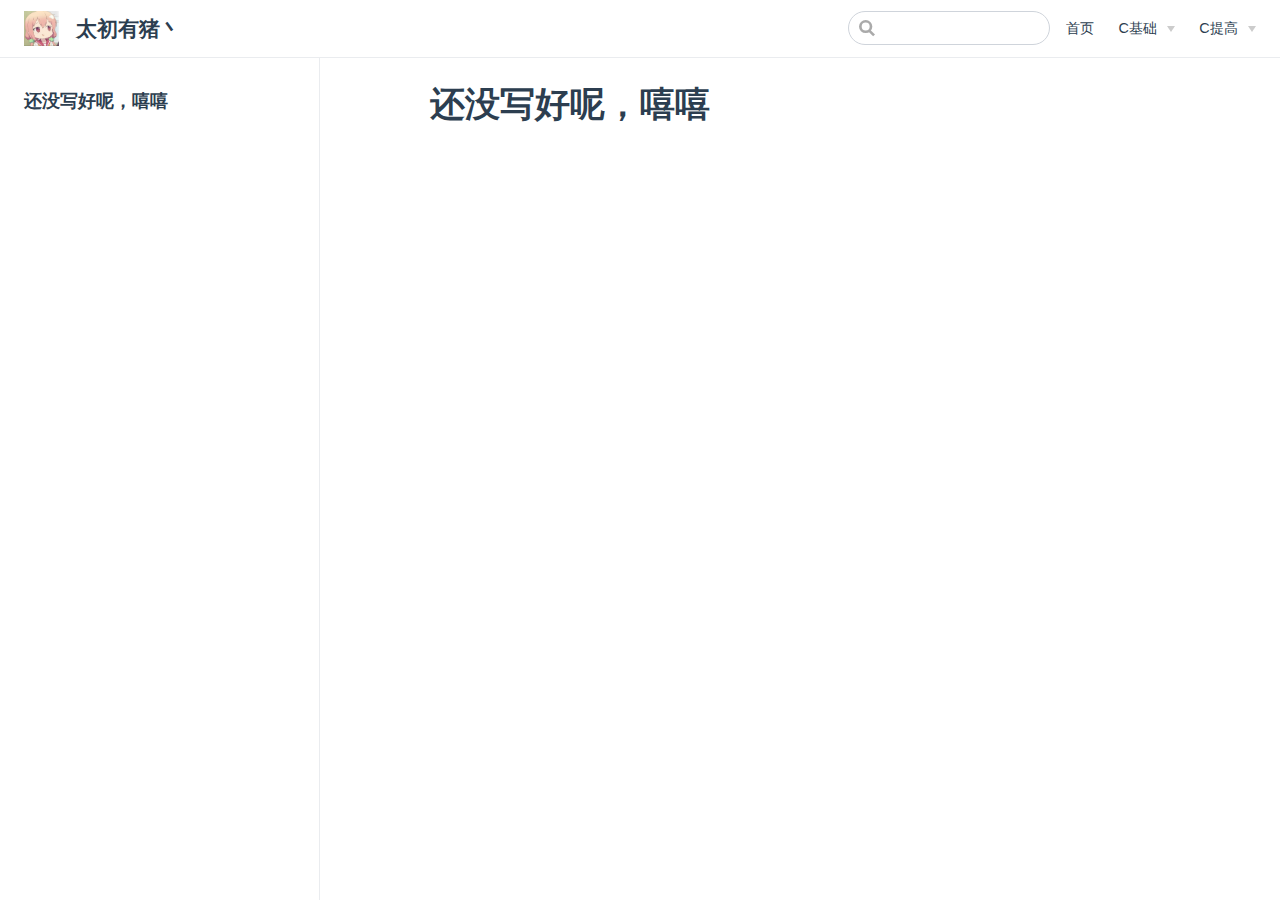
<file: Chigh/datastructure/数据结构0615.html>
<!DOCTYPE html>
<html lang="en-US">
  <head>
    <meta charset="utf-8">
    <meta name="viewport" content="width=device-width,initial-scale=1">
    <title>还没写好呢，嘻嘻 | 太初有猪丶</title>
    <meta name="generator" content="VuePress 1.5.0">
    <link rel="icon" href="/qq1.jpg">
    <meta name="description" content="">
    <link rel="preload" href="/assets/css/0.styles.0812be81.css" as="style"><link rel="preload" href="/assets/js/app.21054e1e.js" as="script"><link rel="preload" href="/assets/js/2.331c82e1.js" as="script"><link rel="preload" href="/assets/js/8.ae47c6e5.js" as="script"><link rel="prefetch" href="/assets/js/3.741d2244.js"><link rel="prefetch" href="/assets/js/4.3901bc35.js"><link rel="prefetch" href="/assets/js/5.d4b240f0.js"><link rel="prefetch" href="/assets/js/6.51a4035c.js"><link rel="prefetch" href="/assets/js/7.b0b60adb.js"><link rel="prefetch" href="/assets/js/9.66ea9da6.js">
    <link rel="stylesheet" href="/assets/css/0.styles.0812be81.css">
  </head>
  <body>
    <div id="app" data-server-rendered="true"><div class="theme-container"><header class="navbar"><div class="sidebar-button"><svg xmlns="http://www.w3.org/2000/svg" aria-hidden="true" role="img" viewBox="0 0 448 512" class="icon"><path fill="currentColor" d="M436 124H12c-6.627 0-12-5.373-12-12V80c0-6.627 5.373-12 12-12h424c6.627 0 12 5.373 12 12v32c0 6.627-5.373 12-12 12zm0 160H12c-6.627 0-12-5.373-12-12v-32c0-6.627 5.373-12 12-12h424c6.627 0 12 5.373 12 12v32c0 6.627-5.373 12-12 12zm0 160H12c-6.627 0-12-5.373-12-12v-32c0-6.627 5.373-12 12-12h424c6.627 0 12 5.373 12 12v32c0 6.627-5.373 12-12 12z"></path></svg></div> <a href="/" class="home-link router-link-active"><img src="/qq1.jpg" alt="太初有猪丶" class="logo"> <span class="site-name can-hide">太初有猪丶</span></a> <div class="links"><div class="search-box"><input aria-label="Search" autocomplete="off" spellcheck="false" value=""> <!----></div> <nav class="nav-links can-hide"><div class="nav-item"><a href="/" class="nav-link">
  首页
</a></div><div class="nav-item"><div class="dropdown-wrapper"><button type="button" aria-label="C基础" class="dropdown-title"><span class="title">C基础</span> <span class="arrow right"></span></button> <ul class="nav-dropdown" style="display:none;"><li class="dropdown-item"><!----> <a href="/Cbasics/Cbasics1/C基础（上）.html" class="nav-link">
  C基础（上）
</a></li><li class="dropdown-item"><!----> <a href="/Cbasics/Cbasics2/C基础（下）.html" class="nav-link">
  C基础（下）
</a></li></ul></div></div><div class="nav-item"><div class="dropdown-wrapper"><button type="button" aria-label="C提高" class="dropdown-title"><span class="title">C提高</span> <span class="arrow right"></span></button> <ul class="nav-dropdown" style="display:none;"><li class="dropdown-item"><!----> <a href="/Chigh/Chigh/C提高0615.html" class="nav-link">
  C提高
</a></li><li class="dropdown-item"><!----> <a href="/Chigh/datastructure/数据结构0615.html" class="nav-link">
  数据结构
</a></li></ul></div></div> <!----></nav></div></header> <div class="sidebar-mask"></div> <aside class="sidebar"><nav class="nav-links"><div class="nav-item"><a href="/" class="nav-link">
  首页
</a></div><div class="nav-item"><div class="dropdown-wrapper"><button type="button" aria-label="C基础" class="dropdown-title"><span class="title">C基础</span> <span class="arrow right"></span></button> <ul class="nav-dropdown" style="display:none;"><li class="dropdown-item"><!----> <a href="/Cbasics/Cbasics1/C基础（上）.html" class="nav-link">
  C基础（上）
</a></li><li class="dropdown-item"><!----> <a href="/Cbasics/Cbasics2/C基础（下）.html" class="nav-link">
  C基础（下）
</a></li></ul></div></div><div class="nav-item"><div class="dropdown-wrapper"><button type="button" aria-label="C提高" class="dropdown-title"><span class="title">C提高</span> <span class="arrow right"></span></button> <ul class="nav-dropdown" style="display:none;"><li class="dropdown-item"><!----> <a href="/Chigh/Chigh/C提高0615.html" class="nav-link">
  C提高
</a></li><li class="dropdown-item"><!----> <a href="/Chigh/datastructure/数据结构0615.html" class="nav-link">
  数据结构
</a></li></ul></div></div> <!----></nav>  <ul class="sidebar-links"><li><section class="sidebar-group depth-0"><p class="sidebar-heading open"><span>还没写好呢，嘻嘻</span> <!----></p> <!----></section></li></ul> </aside> <main class="page"> <div class="theme-default-content content__default"><h1 id="还没写好呢，嘻嘻"><a href="#还没写好呢，嘻嘻" class="header-anchor">#</a> 还没写好呢，嘻嘻</h1></div> <footer class="page-edit"><!----> <!----></footer> <!----> </main></div><div class="global-ui"></div></div>
    <script src="/assets/js/app.21054e1e.js" defer></script><script src="/assets/js/2.331c82e1.js" defer></script><script src="/assets/js/8.ae47c6e5.js" defer></script>
  </body>
</html>
</file>
<file: assets/css/0.styles.0812be81.css>
code[class*=language-],pre[class*=language-]{color:#ccc;background:none;font-family:Consolas,Monaco,Andale Mono,Ubuntu Mono,monospace;font-size:1em;text-align:left;white-space:pre;word-spacing:normal;word-break:normal;word-wrap:normal;line-height:1.5;-moz-tab-size:4;tab-size:4;-webkit-hyphens:none;-ms-hyphens:none;hyphens:none}pre[class*=language-]{padding:1em;margin:.5em 0;overflow:auto}:not(pre)>code[class*=language-],pre[class*=language-]{background:#2d2d2d}:not(pre)>code[class*=language-]{padding:.1em;border-radius:.3em;white-space:normal}.token.block-comment,.token.cdata,.token.comment,.token.doctype,.token.prolog{color:#999}.token.punctuation{color:#ccc}.token.attr-name,.token.deleted,.token.namespace,.token.tag{color:#e2777a}.token.function-name{color:#6196cc}.token.boolean,.token.function,.token.number{color:#f08d49}.token.class-name,.token.constant,.token.property,.token.symbol{color:#f8c555}.token.atrule,.token.builtin,.token.important,.token.keyword,.token.selector{color:#cc99cd}.token.attr-value,.token.char,.token.regex,.token.string,.token.variable{color:#7ec699}.token.entity,.token.operator,.token.url{color:#67cdcc}.token.bold,.token.important{font-weight:700}.token.italic{font-style:italic}.token.entity{cursor:help}.token.inserted{color:green}.theme-default-content code{color:#476582;padding:.25rem .5rem;margin:0;font-size:.85em;background-color:rgba(27,31,35,.05);border-radius:3px}.theme-default-content code .token.deleted{color:#ec5975}.theme-default-content code .token.inserted{color:#3eaf7c}.theme-default-content pre,.theme-default-content pre[class*=language-]{line-height:1.4;padding:1.25rem 1.5rem;margin:.85rem 0;background-color:#282c34;border-radius:6px;overflow:auto}.theme-default-content pre[class*=language-] code,.theme-default-content pre code{color:#fff;padding:0;background-color:transparent;border-radius:0}div[class*=language-]{position:relative;background-color:#282c34;border-radius:6px}div[class*=language-] .highlight-lines{-webkit-user-select:none;-ms-user-select:none;user-select:none;padding-top:1.3rem;position:absolute;top:0;left:0;width:100%;line-height:1.4}div[class*=language-] .highlight-lines .highlighted{background-color:rgba(0,0,0,.66)}div[class*=language-] pre,div[class*=language-] pre[class*=language-]{background:transparent;position:relative;z-index:1}div[class*=language-]:before{position:absolute;z-index:3;top:.8em;right:1em;font-size:.75rem;color:hsla(0,0%,100%,.4)}div[class*=language-]:not(.line-numbers-mode) .line-numbers-wrapper{display:none}div[class*=language-].line-numbers-mode .highlight-lines .highlighted{position:relative}div[class*=language-].line-numbers-mode .highlight-lines .highlighted:before{content:" ";position:absolute;z-index:3;left:0;top:0;display:block;width:3.5rem;height:100%;background-color:rgba(0,0,0,.66)}div[class*=language-].line-numbers-mode pre{padding-left:4.5rem;vertical-align:middle}div[class*=language-].line-numbers-mode .line-numbers-wrapper{position:absolute;top:0;width:3.5rem;text-align:center;color:hsla(0,0%,100%,.3);padding:1.25rem 0;line-height:1.4}div[class*=language-].line-numbers-mode .line-numbers-wrapper br{-webkit-user-select:none;-ms-user-select:none;user-select:none}div[class*=language-].line-numbers-mode .line-numbers-wrapper .line-number{position:relative;z-index:4;-webkit-user-select:none;-ms-user-select:none;user-select:none;font-size:.85em}div[class*=language-].line-numbers-mode:after{content:"";position:absolute;z-index:2;top:0;left:0;width:3.5rem;height:100%;border-radius:6px 0 0 6px;border-right:1px solid rgba(0,0,0,.66);background-color:#282c34}div[class~=language-js]:before{content:"js"}div[class~=language-ts]:before{content:"ts"}div[class~=language-html]:before{content:"html"}div[class~=language-md]:before{content:"md"}div[class~=language-vue]:before{content:"vue"}div[class~=language-css]:before{content:"css"}div[class~=language-sass]:before{content:"sass"}div[class~=language-scss]:before{content:"scss"}div[class~=language-less]:before{content:"less"}div[class~=language-stylus]:before{content:"stylus"}div[class~=language-go]:before{content:"go"}div[class~=language-java]:before{content:"java"}div[class~=language-c]:before{content:"c"}div[class~=language-sh]:before{content:"sh"}div[class~=language-yaml]:before{content:"yaml"}div[class~=language-py]:before{content:"py"}div[class~=language-docker]:before{content:"docker"}div[class~=language-dockerfile]:before{content:"dockerfile"}div[class~=language-makefile]:before{content:"makefile"}div[class~=language-javascript]:before{content:"js"}div[class~=language-typescript]:before{content:"ts"}div[class~=language-markup]:before{content:"html"}div[class~=language-markdown]:before{content:"md"}div[class~=language-json]:before{content:"json"}div[class~=language-ruby]:before{content:"rb"}div[class~=language-python]:before{content:"py"}div[class~=language-bash]:before{content:"sh"}div[class~=language-php]:before{content:"php"}.custom-block .custom-block-title{font-weight:600;margin-bottom:-.4rem}.custom-block.danger,.custom-block.tip,.custom-block.warning{padding:.1rem 1.5rem;border-left-width:.5rem;border-left-style:solid;margin:1rem 0}.custom-block.tip{background-color:#f3f5f7;border-color:#42b983}.custom-block.warning{background-color:rgba(255,229,100,.3);border-color:#e7c000;color:#6b5900}.custom-block.warning .custom-block-title{color:#b29400}.custom-block.warning a{color:#2c3e50}.custom-block.danger{background-color:#ffe6e6;border-color:#c00;color:#4d0000}.custom-block.danger .custom-block-title{color:#900}.custom-block.danger a{color:#2c3e50}.custom-block.details{display:block;position:relative;border-radius:2px;margin:1.6em 0;padding:1.6em;background-color:#eee}.custom-block.details h4{margin-top:0}.custom-block.details figure:last-child,.custom-block.details p:last-child{margin-bottom:0;padding-bottom:0}.custom-block.details summary{outline:none;cursor:pointer}.arrow{display:inline-block;width:0;height:0}.arrow.up{border-bottom:6px solid #ccc}.arrow.down,.arrow.up{border-left:4px solid transparent;border-right:4px solid transparent}.arrow.down{border-top:6px solid #ccc}.arrow.right{border-left:6px solid #ccc}.arrow.left,.arrow.right{border-top:4px solid transparent;border-bottom:4px solid transparent}.arrow.left{border-right:6px solid #ccc}.theme-default-content:not(.custom){max-width:740px;margin:0 auto;padding:2rem 2.5rem}@media (max-width:959px){.theme-default-content:not(.custom){padding:2rem}}@media (max-width:419px){.theme-default-content:not(.custom){padding:1.5rem}}.table-of-contents .badge{vertical-align:middle}body,html{padding:0;margin:0;background-color:#fff}body{font-family:-apple-system,BlinkMacSystemFont,Segoe UI,Roboto,Oxygen,Ubuntu,Cantarell,Fira Sans,Droid Sans,Helvetica Neue,sans-serif;-webkit-font-smoothing:antialiased;-moz-osx-font-smoothing:grayscale;font-size:16px;color:#2c3e50}.page{padding-left:20rem}.navbar{z-index:20;right:0;height:3.6rem;background-color:#fff;box-sizing:border-box;border-bottom:1px solid #eaecef}.navbar,.sidebar-mask{position:fixed;top:0;left:0}.sidebar-mask{z-index:9;width:100vw;height:100vh;display:none}.sidebar{font-size:16px;background-color:#fff;width:20rem;position:fixed;z-index:10;margin:0;top:3.6rem;left:0;bottom:0;box-sizing:border-box;border-right:1px solid #eaecef;overflow-y:auto}.theme-default-content:not(.custom)>:first-child{margin-top:3.6rem}.theme-default-content:not(.custom) a:hover{text-decoration:underline}.theme-default-content:not(.custom) p.demo{padding:1rem 1.5rem;border:1px solid #ddd;border-radius:4px}.theme-default-content:not(.custom) img{max-width:100%}.theme-default-content.custom{padding:0;margin:0}.theme-default-content.custom img{max-width:100%}a{font-weight:500;text-decoration:none}a,p a code{color:#3eaf7c}p a code{font-weight:400}kbd{background:#eee;border:.15rem solid #ddd;border-bottom:.25rem solid #ddd;border-radius:.15rem;padding:0 .15em}blockquote{font-size:1rem;color:#999;border-left:.2rem solid #dfe2e5;margin:1rem 0;padding:.25rem 0 .25rem 1rem}blockquote>p{margin:0}ol,ul{padding-left:1.2em}strong{font-weight:600}h1,h2,h3,h4,h5,h6{font-weight:600;line-height:1.25}.theme-default-content:not(.custom)>h1,.theme-default-content:not(.custom)>h2,.theme-default-content:not(.custom)>h3,.theme-default-content:not(.custom)>h4,.theme-default-content:not(.custom)>h5,.theme-default-content:not(.custom)>h6{margin-top:-3.1rem;padding-top:4.6rem;margin-bottom:0}.theme-default-content:not(.custom)>h1:first-child,.theme-default-content:not(.custom)>h2:first-child,.theme-default-content:not(.custom)>h3:first-child,.theme-default-content:not(.custom)>h4:first-child,.theme-default-content:not(.custom)>h5:first-child,.theme-default-content:not(.custom)>h6:first-child{margin-top:-1.5rem;margin-bottom:1rem}.theme-default-content:not(.custom)>h1:first-child+.custom-block,.theme-default-content:not(.custom)>h1:first-child+p,.theme-default-content:not(.custom)>h1:first-child+pre,.theme-default-content:not(.custom)>h2:first-child+.custom-block,.theme-default-content:not(.custom)>h2:first-child+p,.theme-default-content:not(.custom)>h2:first-child+pre,.theme-default-content:not(.custom)>h3:first-child+.custom-block,.theme-default-content:not(.custom)>h3:first-child+p,.theme-default-content:not(.custom)>h3:first-child+pre,.theme-default-content:not(.custom)>h4:first-child+.custom-block,.theme-default-content:not(.custom)>h4:first-child+p,.theme-default-content:not(.custom)>h4:first-child+pre,.theme-default-content:not(.custom)>h5:first-child+.custom-block,.theme-default-content:not(.custom)>h5:first-child+p,.theme-default-content:not(.custom)>h5:first-child+pre,.theme-default-content:not(.custom)>h6:first-child+.custom-block,.theme-default-content:not(.custom)>h6:first-child+p,.theme-default-content:not(.custom)>h6:first-child+pre{margin-top:2rem}h1:hover .header-anchor,h2:hover .header-anchor,h3:hover .header-anchor,h4:hover .header-anchor,h5:hover .header-anchor,h6:hover .header-anchor{opacity:1}h1{font-size:2.2rem}h2{font-size:1.65rem;padding-bottom:.3rem;border-bottom:1px solid #eaecef}h3{font-size:1.35rem}a.header-anchor{font-size:.85em;float:left;margin-left:-.87em;padding-right:.23em;margin-top:.125em;opacity:0}a.header-anchor:hover{text-decoration:none}.line-number,code,kbd{font-family:source-code-pro,Menlo,Monaco,Consolas,Courier New,monospace}ol,p,ul{line-height:1.7}hr{border:0;border-top:1px solid #eaecef}table{border-collapse:collapse;margin:1rem 0;display:block;overflow-x:auto}tr{border-top:1px solid #dfe2e5}tr:nth-child(2n){background-color:#f6f8fa}td,th{border:1px solid #dfe2e5;padding:.6em 1em}.theme-container.sidebar-open .sidebar-mask{display:block}.theme-container.no-navbar .theme-default-content:not(.custom)>h1,.theme-container.no-navbar h2,.theme-container.no-navbar h3,.theme-container.no-navbar h4,.theme-container.no-navbar h5,.theme-container.no-navbar h6{margin-top:1.5rem;padding-top:0}.theme-container.no-navbar .sidebar{top:0}@media (min-width:720px){.theme-container.no-sidebar .sidebar{display:none}.theme-container.no-sidebar .page{padding-left:0}}@media (max-width:959px){.sidebar{font-size:15px;width:16.4rem}.page{padding-left:16.4rem}}@media (max-width:719px){.sidebar{top:0;padding-top:3.6rem;transform:translateX(-100%);transition:transform .2s ease}.page{padding-left:0}.theme-container.sidebar-open .sidebar{transform:translateX(0)}.theme-container.no-navbar .sidebar{padding-top:0}}@media (max-width:419px){h1{font-size:1.9rem}.theme-default-content div[class*=language-]{margin:.85rem -1.5rem;border-radius:0}}#nprogress{pointer-events:none}#nprogress .bar{background:#3eaf7c;position:fixed;z-index:1031;top:0;left:0;width:100%;height:2px}#nprogress .peg{display:block;position:absolute;right:0;width:100px;height:100%;box-shadow:0 0 10px #3eaf7c,0 0 5px #3eaf7c;opacity:1;transform:rotate(3deg) translateY(-4px)}#nprogress .spinner{display:block;position:fixed;z-index:1031;top:15px;right:15px}#nprogress .spinner-icon{width:18px;height:18px;box-sizing:border-box;border-color:#3eaf7c transparent transparent #3eaf7c;border-style:solid;border-width:2px;border-radius:50%;animation:nprogress-spinner .4s linear infinite}.nprogress-custom-parent{overflow:hidden;position:relative}.nprogress-custom-parent #nprogress .bar,.nprogress-custom-parent #nprogress .spinner{position:absolute}@keyframes nprogress-spinner{0%{transform:rotate(0deg)}to{transform:rotate(1turn)}}.icon.outbound{color:#aaa;display:inline-block;vertical-align:middle;position:relative;top:-1px}.home{padding:3.6rem 2rem 0;max-width:960px;margin:0 auto;display:block}.home .hero{text-align:center}.home .hero img{max-width:100%;max-height:280px;display:block;margin:3rem auto 1.5rem}.home .hero h1{font-size:3rem}.home .hero .action,.home .hero .description,.home .hero h1{margin:1.8rem auto}.home .hero .description{max-width:35rem;font-size:1.6rem;line-height:1.3;color:#6a8bad}.home .hero .action-button{display:inline-block;font-size:1.2rem;color:#fff;background-color:#3eaf7c;padding:.8rem 1.6rem;border-radius:4px;transition:background-color .1s ease;box-sizing:border-box;border-bottom:1px solid #389d70}.home .hero .action-button:hover{background-color:#4abf8a}.home .features{border-top:1px solid #eaecef;padding:1.2rem 0;margin-top:2.5rem;display:flex;flex-wrap:wrap;align-items:flex-start;align-content:stretch;justify-content:space-between}.home .feature{flex-grow:1;flex-basis:30%;max-width:30%}.home .feature h2{font-size:1.4rem;font-weight:500;border-bottom:none;padding-bottom:0;color:#3a5169}.home .feature p{color:#4e6e8e}.home .footer{padding:2.5rem;border-top:1px solid #eaecef;text-align:center;color:#4e6e8e}@media (max-width:719px){.home .features{flex-direction:column}.home .feature{max-width:100%;padding:0 2.5rem}}@media (max-width:419px){.home{padding-left:1.5rem;padding-right:1.5rem}.home .hero img{max-height:210px;margin:2rem auto 1.2rem}.home .hero h1{font-size:2rem}.home .hero .action,.home .hero .description,.home .hero h1{margin:1.2rem auto}.home .hero .description{font-size:1.2rem}.home .hero .action-button{font-size:1rem;padding:.6rem 1.2rem}.home .feature h2{font-size:1.25rem}}.search-box{display:inline-block;position:relative;margin-right:1rem}.search-box input{cursor:text;width:10rem;height:2rem;color:#4e6e8e;display:inline-block;border:1px solid #cfd4db;border-radius:2rem;font-size:.9rem;line-height:2rem;padding:0 .5rem 0 2rem;outline:none;transition:all .2s ease;background:#fff url(/assets/img/search.83621669.svg) .6rem .5rem no-repeat;background-size:1rem}.search-box input:focus{cursor:auto;border-color:#3eaf7c}.search-box .suggestions{background:#fff;width:20rem;position:absolute;top:2rem;border:1px solid #cfd4db;border-radius:6px;padding:.4rem;list-style-type:none}.search-box .suggestions.align-right{right:0}.search-box .suggestion{line-height:1.4;padding:.4rem .6rem;border-radius:4px;cursor:pointer}.search-box .suggestion a{white-space:normal;color:#5d82a6}.search-box .suggestion a .page-title{font-weight:600}.search-box .suggestion a .header{font-size:.9em;margin-left:.25em}.search-box .suggestion.focused{background-color:#f3f4f5}.search-box .suggestion.focused a{color:#3eaf7c}@media (max-width:959px){.search-box input{cursor:pointer;width:0;border-color:transparent;position:relative}.search-box input:focus{cursor:text;left:0;width:10rem}}@media (-ms-high-contrast:none){.search-box input{height:2rem}}@media (max-width:959px) and (min-width:719px){.search-box .suggestions{left:0}}@media (max-width:719px){.search-box{margin-right:0}.search-box input{left:1rem}.search-box .suggestions{right:0}}@media (max-width:419px){.search-box .suggestions{width:calc(100vw - 4rem)}.search-box input:focus{width:8rem}}.sidebar-button{cursor:pointer;display:none;width:1.25rem;height:1.25rem;position:absolute;padding:.6rem;top:.6rem;left:1rem}.sidebar-button .icon{display:block;width:1.25rem;height:1.25rem}@media (max-width:719px){.sidebar-button{display:block}}.dropdown-enter,.dropdown-leave-to{height:0!important}.dropdown-wrapper{cursor:pointer}.dropdown-wrapper .dropdown-title{display:block;font-size:.9rem;font-family:inherit;cursor:inherit;padding:inherit;line-height:1.4rem;background:transparent;border:none;font-weight:500;color:#2c3e50}.dropdown-wrapper .dropdown-title:hover{border-color:transparent}.dropdown-wrapper .dropdown-title .arrow{vertical-align:middle;margin-top:-1px;margin-left:.4rem}.dropdown-wrapper .nav-dropdown .dropdown-item{color:inherit;line-height:1.7rem}.dropdown-wrapper .nav-dropdown .dropdown-item h4{margin:.45rem 0 0;border-top:1px solid #eee;padding:.45rem 1.5rem 0 1.25rem}.dropdown-wrapper .nav-dropdown .dropdown-item .dropdown-subitem-wrapper{padding:0;list-style:none}.dropdown-wrapper .nav-dropdown .dropdown-item .dropdown-subitem-wrapper .dropdown-subitem{font-size:.9em}.dropdown-wrapper .nav-dropdown .dropdown-item a{display:block;line-height:1.7rem;position:relative;border-bottom:none;font-weight:400;margin-bottom:0;padding:0 1.5rem 0 1.25rem}.dropdown-wrapper .nav-dropdown .dropdown-item a.router-link-active,.dropdown-wrapper .nav-dropdown .dropdown-item a:hover{color:#3eaf7c}.dropdown-wrapper .nav-dropdown .dropdown-item a.router-link-active:after{content:"";width:0;height:0;border-left:5px solid #3eaf7c;border-top:3px solid transparent;border-bottom:3px solid transparent;position:absolute;top:calc(50% - 2px);left:9px}.dropdown-wrapper .nav-dropdown .dropdown-item:first-child h4{margin-top:0;padding-top:0;border-top:0}@media (max-width:719px){.dropdown-wrapper.open .dropdown-title{margin-bottom:.5rem}.dropdown-wrapper .dropdown-title{font-weight:600;font-size:inherit}.dropdown-wrapper .dropdown-title:hover{color:#3eaf7c}.dropdown-wrapper .nav-dropdown{transition:height .1s ease-out;overflow:hidden}.dropdown-wrapper .nav-dropdown .dropdown-item h4{border-top:0;margin-top:0;padding-top:0}.dropdown-wrapper .nav-dropdown .dropdown-item>a,.dropdown-wrapper .nav-dropdown .dropdown-item h4{font-size:15px;line-height:2rem}.dropdown-wrapper .nav-dropdown .dropdown-item .dropdown-subitem{font-size:14px;padding-left:1rem}}@media (min-width:719px){.dropdown-wrapper{height:1.8rem}.dropdown-wrapper.open .nav-dropdown,.dropdown-wrapper:hover .nav-dropdown{display:block!important}.dropdown-wrapper.open:blur{display:none}.dropdown-wrapper .dropdown-title .arrow{border-left:4px solid transparent;border-right:4px solid transparent;border-top:6px solid #ccc;border-bottom:0}.dropdown-wrapper .nav-dropdown{display:none;height:auto!important;box-sizing:border-box;max-height:calc(100vh - 2.7rem);overflow-y:auto;position:absolute;top:100%;right:0;background-color:#fff;padding:.6rem 0;border:1px solid;border-color:#ddd #ddd #ccc;text-align:left;border-radius:.25rem;white-space:nowrap;margin:0}}.nav-links{display:inline-block}.nav-links a{line-height:1.4rem;color:inherit}.nav-links a.router-link-active,.nav-links a:hover{color:#3eaf7c}.nav-links .nav-item{position:relative;display:inline-block;margin-left:1.5rem;line-height:2rem}.nav-links .nav-item:first-child{margin-left:0}.nav-links .repo-link{margin-left:1.5rem}@media (max-width:719px){.nav-links .nav-item,.nav-links .repo-link{margin-left:0}}@media (min-width:719px){.nav-links a.router-link-active,.nav-links a:hover{color:#2c3e50}.nav-item>a:not(.external).router-link-active,.nav-item>a:not(.external):hover{margin-bottom:-2px;border-bottom:2px solid #46bd87}}.navbar{padding:.7rem 1.5rem;line-height:2.2rem}.navbar a,.navbar img,.navbar span{display:inline-block}.navbar .logo{height:2.2rem;min-width:2.2rem;margin-right:.8rem;vertical-align:top}.navbar .site-name{font-size:1.3rem;font-weight:600;color:#2c3e50;position:relative}.navbar .links{padding-left:1.5rem;box-sizing:border-box;background-color:#fff;white-space:nowrap;font-size:.9rem;position:absolute;right:1.5rem;top:.7rem;display:flex}.navbar .links .search-box{flex:0 0 auto;vertical-align:top}@media (max-width:719px){.navbar{padding-left:4rem}.navbar .can-hide{display:none}.navbar .links{padding-left:1.5rem}.navbar .site-name{width:calc(100vw - 9.4rem);overflow:hidden;white-space:nowrap;text-overflow:ellipsis}}.page-edit{max-width:740px;margin:0 auto;padding:2rem 2.5rem}@media (max-width:959px){.page-edit{padding:2rem}}@media (max-width:419px){.page-edit{padding:1.5rem}}.page-edit{padding-top:1rem;padding-bottom:1rem;overflow:auto}.page-edit .edit-link{display:inline-block}.page-edit .edit-link a{color:#4e6e8e;margin-right:.25rem}.page-edit .last-updated{float:right;font-size:.9em}.page-edit .last-updated .prefix{font-weight:500;color:#4e6e8e}.page-edit .last-updated .time{font-weight:400;color:#aaa}@media (max-width:719px){.page-edit .edit-link{margin-bottom:.5rem}.page-edit .last-updated{font-size:.8em;float:none;text-align:left}}.page-nav{max-width:740px;margin:0 auto;padding:2rem 2.5rem}@media (max-width:959px){.page-nav{padding:2rem}}@media (max-width:419px){.page-nav{padding:1.5rem}}.page-nav{padding-top:1rem;padding-bottom:0}.page-nav .inner{min-height:2rem;margin-top:0;border-top:1px solid #eaecef;padding-top:1rem;overflow:auto}.page-nav .next{float:right}.page{padding-bottom:2rem;display:block}.sidebar-group .sidebar-group{padding-left:.5em}.sidebar-group:not(.collapsable) .sidebar-heading:not(.clickable){cursor:auto;color:inherit}.sidebar-group.is-sub-group{padding-left:0}.sidebar-group.is-sub-group>.sidebar-heading{font-size:.95em;line-height:1.4;font-weight:400;padding-left:2rem}.sidebar-group.is-sub-group>.sidebar-heading:not(.clickable){opacity:.5}.sidebar-group.is-sub-group>.sidebar-group-items{padding-left:1rem}.sidebar-group.is-sub-group>.sidebar-group-items>li>.sidebar-link{font-size:.95em;border-left:none}.sidebar-group.depth-2>.sidebar-heading{border-left:none}.sidebar-heading{color:#2c3e50;transition:color .15s ease;cursor:pointer;font-size:1.1em;font-weight:700;padding:.35rem 1.5rem .35rem 1.25rem;width:100%;box-sizing:border-box;margin:0;border-left:.25rem solid transparent}.sidebar-heading.open,.sidebar-heading:hover{color:inherit}.sidebar-heading .arrow{position:relative;top:-.12em;left:.5em}.sidebar-heading.clickable.active{font-weight:600;color:#3eaf7c;border-left-color:#3eaf7c}.sidebar-heading.clickable:hover{color:#3eaf7c}.sidebar-group-items{transition:height .1s ease-out;font-size:.95em;overflow:hidden}.sidebar .sidebar-sub-headers{padding-left:1rem;font-size:.95em}a.sidebar-link{font-size:1em;font-weight:400;display:inline-block;color:#2c3e50;border-left:.25rem solid transparent;padding:.35rem 1rem .35rem 1.25rem;line-height:1.4;width:100%;box-sizing:border-box}a.sidebar-link:hover{color:#3eaf7c}a.sidebar-link.active{font-weight:600;color:#3eaf7c;border-left-color:#3eaf7c}.sidebar-group a.sidebar-link{padding-left:2rem}.sidebar-sub-headers a.sidebar-link{padding-top:.25rem;padding-bottom:.25rem;border-left:none}.sidebar-sub-headers a.sidebar-link.active{font-weight:500}.sidebar ul{padding:0;margin:0;list-style-type:none}.sidebar a{display:inline-block}.sidebar .nav-links{display:none;border-bottom:1px solid #eaecef;padding:.5rem 0 .75rem}.sidebar .nav-links a{font-weight:600}.sidebar .nav-links .nav-item,.sidebar .nav-links .repo-link{display:block;line-height:1.25rem;font-size:1.1em;padding:.5rem 0 .5rem 1.5rem}.sidebar>.sidebar-links{padding:1.5rem 0}.sidebar>.sidebar-links>li>a.sidebar-link{font-size:1.1em;line-height:1.7;font-weight:700}.sidebar>.sidebar-links>li:not(:first-child){margin-top:.75rem}@media (max-width:719px){.sidebar .nav-links{display:block}.sidebar .nav-links .dropdown-wrapper .nav-dropdown .dropdown-item a.router-link-active:after{top:calc(1rem - 2px)}.sidebar>.sidebar-links{padding:1rem 0}}.badge[data-v-f9c6b27c]{display:inline-block;font-size:14px;height:18px;line-height:18px;border-radius:3px;padding:0 6px;color:#fff}.badge.green[data-v-f9c6b27c],.badge.tip[data-v-f9c6b27c],.badge[data-v-f9c6b27c]{background-color:#42b983}.badge.error[data-v-f9c6b27c]{background-color:#da5961}.badge.warn[data-v-f9c6b27c],.badge.warning[data-v-f9c6b27c],.badge.yellow[data-v-f9c6b27c]{background-color:#e7c000}.badge+.badge[data-v-f9c6b27c]{margin-left:5px}
</file>
